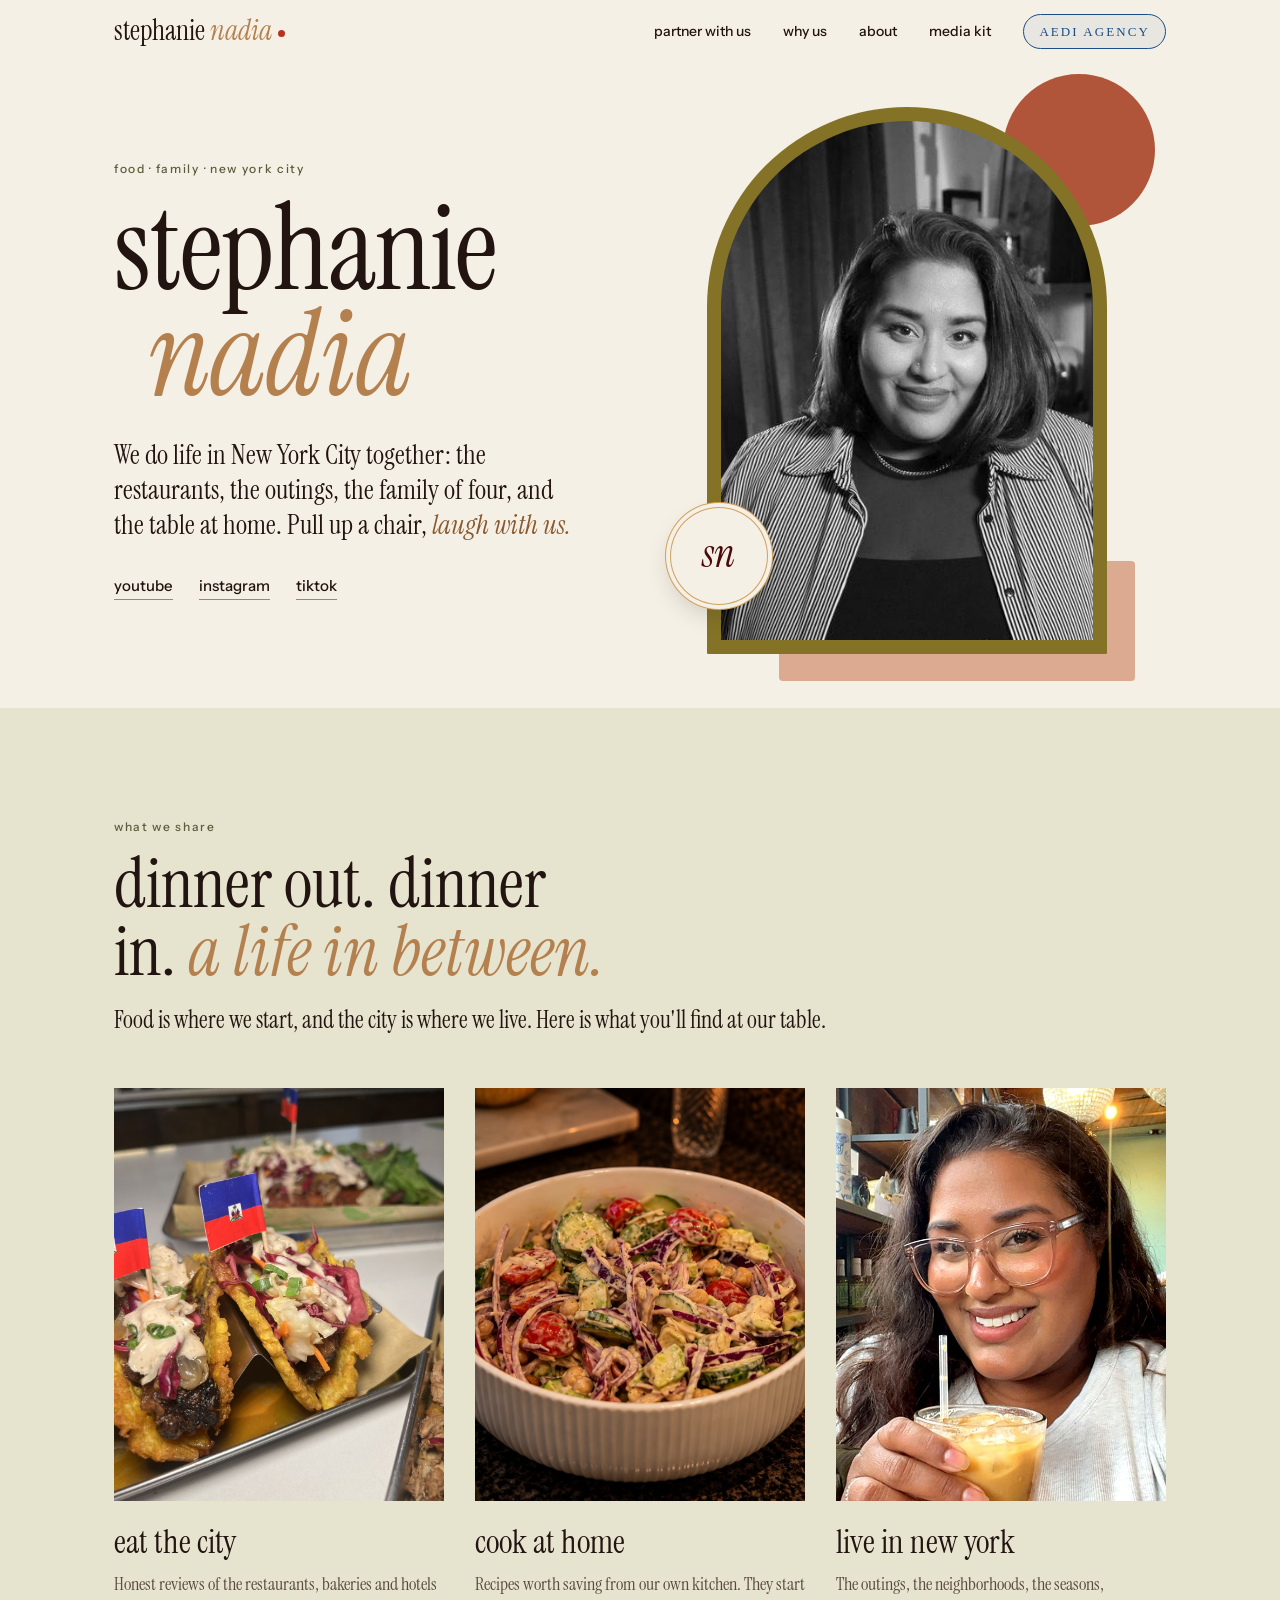
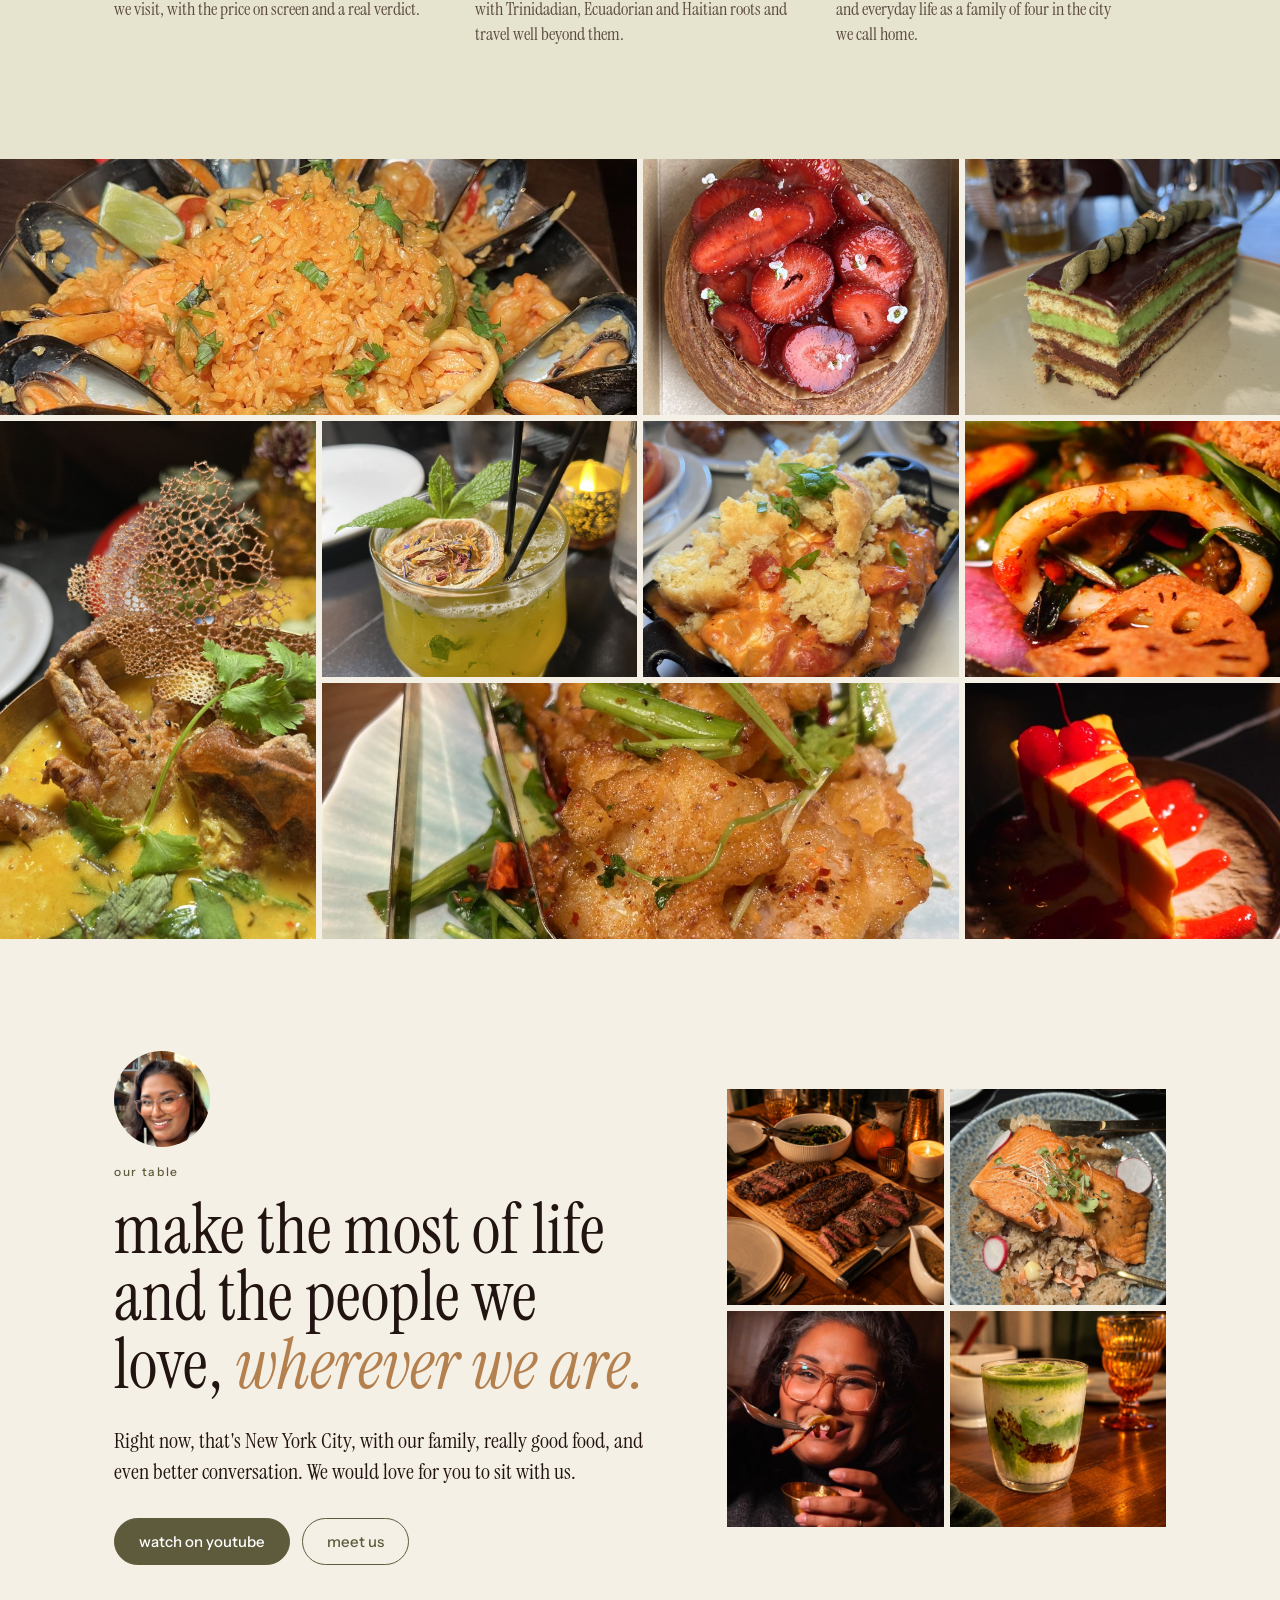
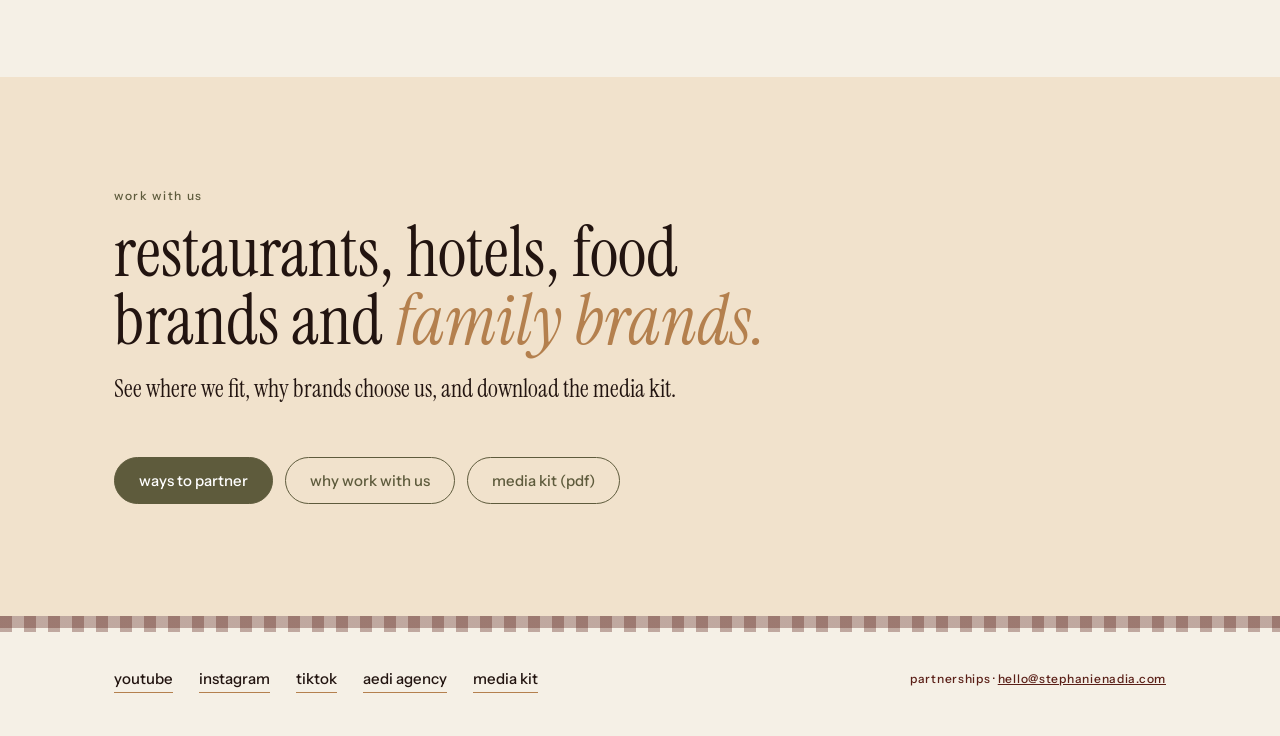
<file: index.html>
<!doctype html>
<html lang="en">
<head>
<meta charset="utf-8">
<meta name="viewport" content="width=device-width, initial-scale=1, viewport-fit=cover">
<title>Stephanie Nadia | Food, family and life in New York City</title>
<meta name="description" content="Food reviews, family outings and home cooking from a family of four in New York City. Pull up a chair.">
<meta property="og:title" content="Stephanie Nadia | Food, family and life in New York City"><meta property="og:description" content="Food reviews, family outings and home cooking from a family of four in New York City. Pull up a chair."><meta property="og:type" content="website">
<link rel="preconnect" href="https://fonts.googleapis.com">
<link rel="preconnect" href="https://fonts.gstatic.com" crossorigin>
<link rel="stylesheet" href="https://fonts.googleapis.com/css2?family=Instrument+Serif:ital@0;1&family=Instrument+Sans:wght@400;500&display=swap">
<link rel="stylesheet" href="assets/site.css">
</head>
<body>
<header class="nav"><div class="wrap">
<a class="brand" href="./">stephanie <i>nadia</i></a>
<nav aria-label="Main"><ul><li><a href="partner/">Partner with&nbsp;us</a></li><li><a href="why/">Why&nbsp;us</a></li><li><a href="about/">About</a></li><li><a href="media-kit/Stephanie-Nadia-Media-Kit-2026.pdf" target="_blank" rel="noopener">Media&nbsp;kit</a></li><li><a class="aedi-link" href="aedi/">Aedi&nbsp;Agency</a></li></ul></nav>
</div></header>

<main>
<div class="hero">
  <div class="copy">
    <span class="label">food · family · new york city</span>
    <h1>stephanie&nbsp;<i>nadia</i></h1>
    <p class="lede">We do life in New York City together: the restaurants, the outings, the family of four, and the table at home. Pull up a chair, <i>laugh with&nbsp;us.</i></p>
    <ul class="links">
      <li><a href="https://www.youtube.com/@stephanienadiavlogs" target="_blank" rel="noopener">YouTube</a></li>
      <li><a href="https://www.instagram.com/stephanienadia/" target="_blank" rel="noopener">Instagram</a></li>
      <li><a href="https://www.tiktok.com/@xostephanienadia" target="_blank" rel="noopener">TikTok</a></li>
    </ul>
  </div>
  <div class="frame">
    <div class="sun" aria-hidden="true"></div><div class="blushbar" aria-hidden="true"></div>
    <div class="arch"><img src="assets/portrait.jpg" alt="Stephanie Nadia" width="427" height="760"></div>
    <div class="seal" aria-hidden="true"><span>sn</span></div>
  </div>
</div>

<section class="olive-bg"><div class="wrap">
  <div class="sec-head"><span class="label">what we share</span>
    <h2>dinner out. dinner in. <i>a life in&nbsp;between.</i></h2>
    <p>Food is where we start, and the city is where we live. Here is what you'll find at our&nbsp;table.</p></div>
  <div class="pillars">
    <article class="pillar"><div class="tile "><img src="assets/img/tacos.jpg" alt="Plantain tacos with Haitian flags" loading="lazy"></div>
      <h3 style="margin-top:12px">eat the&nbsp;city</h3>
      <p>Honest reviews of the restaurants, bakeries and hotels we visit, with the price on screen and a real&nbsp;verdict.</p></article>
    <article class="pillar"><div class="tile "><img src="assets/img/salad.jpg" alt="Chickpea, cucumber and tomato salad with homemade dressing" loading="lazy" style="object-position:50% 55%"></div>
      <h3 style="margin-top:12px">cook at&nbsp;home</h3>
      <p>Recipes worth saving from our own kitchen. They start with Trinidadian, Ecuadorian and Haitian roots and travel well beyond&nbsp;them.</p></article>
    <article class="pillar"><div class="tile "><img src="assets/img/smileB.jpg" alt="Stephanie with a drink at a restaurant" loading="lazy" style="object-position:50% 25%"></div>
      <h3 style="margin-top:12px">live in new&nbsp;york</h3>
      <p>The outings, the neighborhoods, the seasons, and everyday life as a family of four in the city we call&nbsp;home.</p></article>
  </div>
</div></section>

<section class="bleed"><div class="mosaic">
  <div class="tile w2"><img src="assets/img/paella.jpg" alt="Seafood paella" loading="lazy"></div>
  <div class="tile "><img src="assets/img/tart.jpg" alt="Strawberry pastry" loading="lazy"></div>
  <div class="tile "><img src="assets/img/opera.jpg" alt="Layered opera cake" loading="lazy"></div>
  <div class="tile h2"><img src="assets/img/honeycomb.jpg" alt="Crab curry with a honeycomb tuile" loading="lazy"></div>
  <div class="tile "><img src="assets/img/cocktail.jpg" alt="A citrus cocktail with mint" loading="lazy"></div>
  <div class="tile "><img src="assets/img/cauli.jpg" alt="Cheesy baked cauliflower" loading="lazy"></div>
  <div class="tile "><img src="assets/img/squid.jpg" alt="Crispy squid with a lotus chip" loading="lazy"></div>
  <div class="tile w2"><img src="assets/img/shrimp.jpg" alt="Crispy shrimp" loading="lazy"></div>
  <div class="tile "><img src="assets/img/cheesecake.jpg" alt="Mango cheesecake with cherry sauce" loading="lazy"></div>
</div></section>

<section><div class="wrap split flip">
  <div>
    <img src="assets/img/smileA.jpg" alt="Stephanie" style="width:96px;height:96px;border-radius:50%;object-fit:cover;object-position:50% 40%;margin-bottom:18px;display:block">
    <span class="label">our table</span>
    <h2 style="margin-top:16px">make the most of life and the people we love, <i>wherever we&nbsp;are.</i></h2>
    <div class="prose" style="margin-top:26px">
      <p>Right now, that's New York City, with our family, really good food, and even better conversation. We would love for you to sit with&nbsp;us.</p>
    </div>
    <div class="btns" style="margin-top:30px">
      <a class="btn" href="https://www.youtube.com/@stephanienadiavlogs" target="_blank" rel="noopener">Watch on YouTube</a>
      <a class="btn ghost" href="about/">Meet us</a>
    </div>
  </div>
  <div class="collage" style="grid-template-columns:1fr 1fr;grid-template-rows:1fr 1fr;aspect-ratio:1/1">
    <div class="tile "><img src="assets/img/steak.jpg" alt="A dinner party table with steak and sides" loading="lazy" style="object-position:40% 50%"></div>
    <div class="tile "><img src="assets/img/salmon.jpg" alt="Salmon over rice" loading="lazy"></div>
    <div class="tile "><img src="assets/img/bacon.jpg" alt="Stephanie trying crispy pork belly" loading="lazy" style="object-position:50% 35%"></div>
    <div class="tile "><img src="assets/img/latte.jpg" alt="Fig matcha latte" loading="lazy" style="object-position:78% 50%"></div>
  </div>
</div></section>

<section class="caramel-bg"><div class="wrap">
  <div class="sec-head"><span class="label">work with us</span>
    <h2>restaurants, hotels, food brands and <i>family&nbsp;brands.</i></h2>
    <p>See where we fit, why brands choose us, and download the media&nbsp;kit.</p></div>
  <div class="btns">
    <a class="btn" href="partner/">Ways to partner</a>
    <a class="btn ghost" href="why/">Why work with us</a>
    <a class="btn ghost" href="media-kit/Stephanie-Nadia-Media-Kit-2026.pdf" target="_blank" rel="noopener">Media kit (PDF)</a>
  </div>
</div></section>
</main>
<div class="strip gingham" aria-hidden="true"></div>
<footer><div class="wrap">
<ul class="links">
<li><a href="https://www.youtube.com/@stephanienadiavlogs" target="_blank" rel="noopener">YouTube</a></li>
<li><a href="https://www.instagram.com/stephanienadia/" target="_blank" rel="noopener">Instagram</a></li>
<li><a href="https://www.tiktok.com/@xostephanienadia" target="_blank" rel="noopener">TikTok</a></li>
<li><a href="aedi/">Aedi&nbsp;Agency</a></li>
<li><a href="media-kit/Stephanie-Nadia-Media-Kit-2026.pdf" target="_blank" rel="noopener">Media&nbsp;kit</a></li>
</ul>
<small>partnerships · <a href="mailto:hello@stephanienadia.com">hello@stephanienadia.com</a></small>
</div></footer>
</body>
</html>
</file>
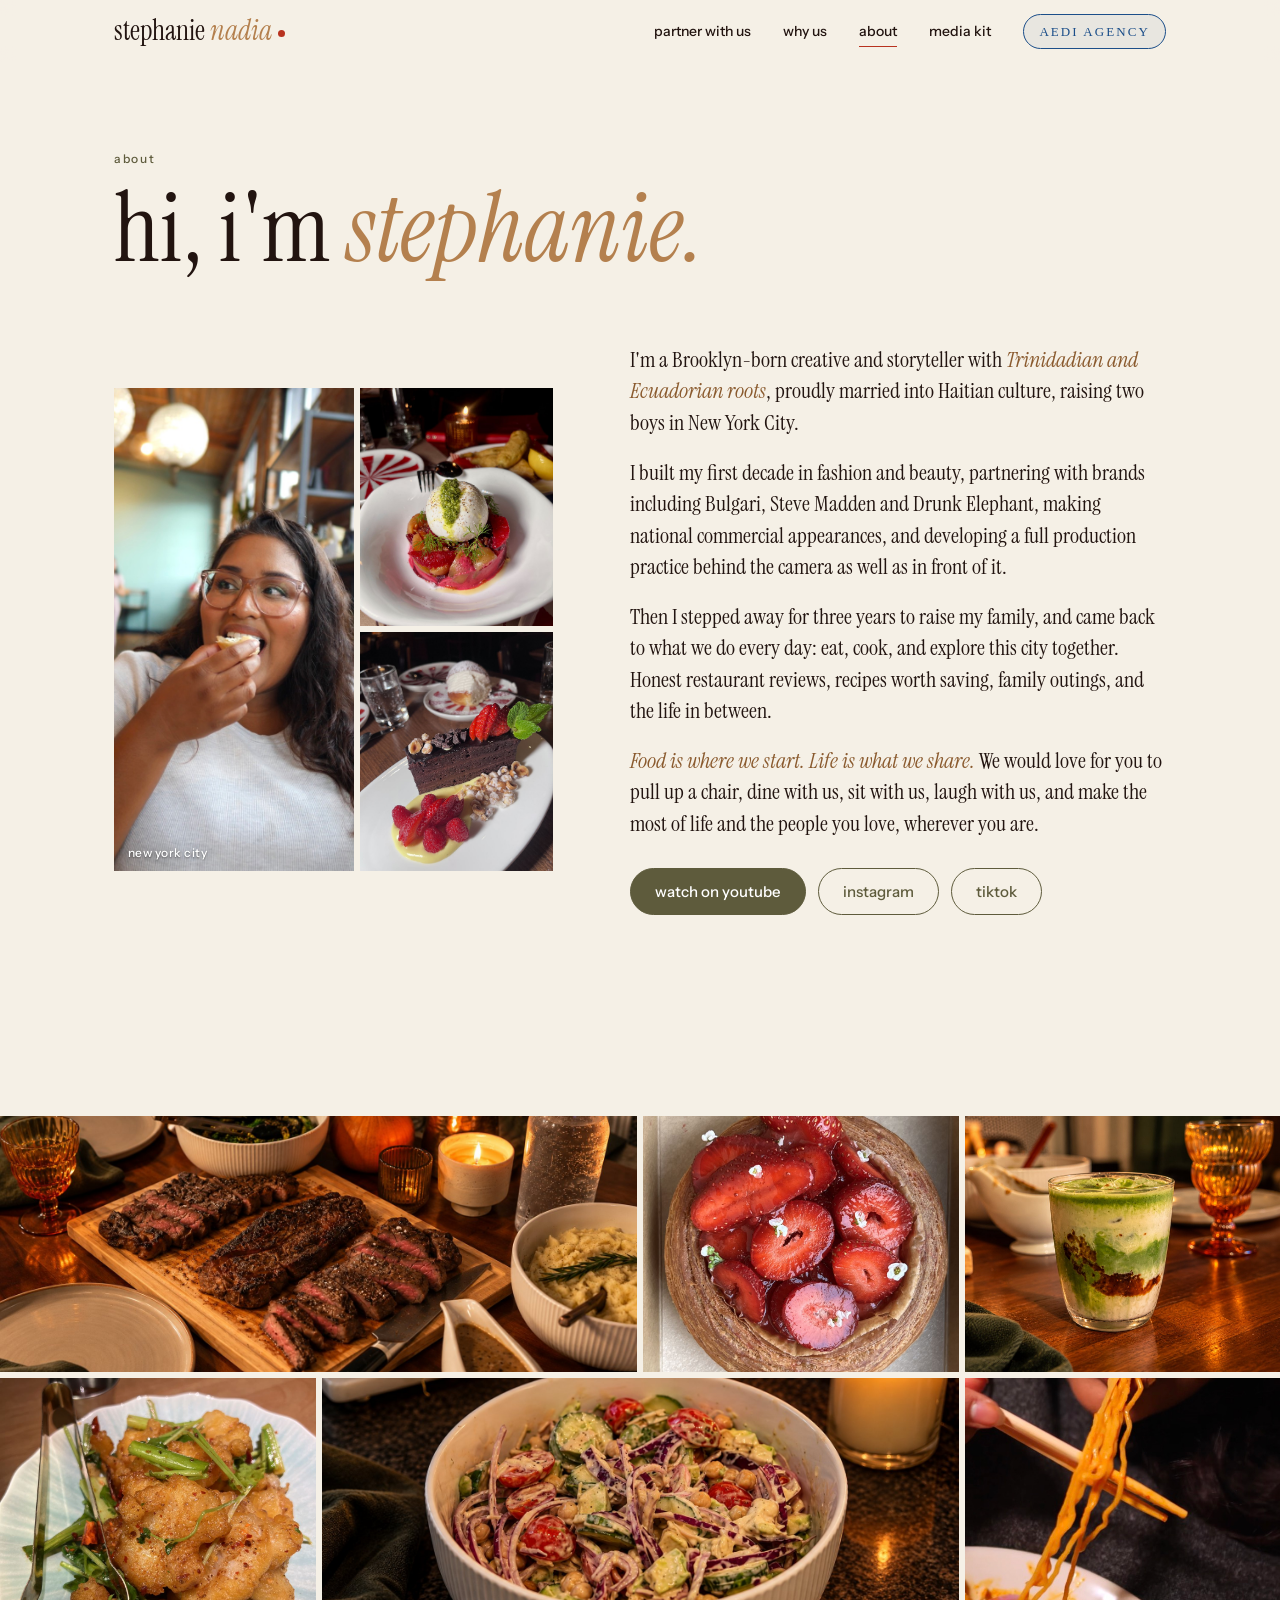
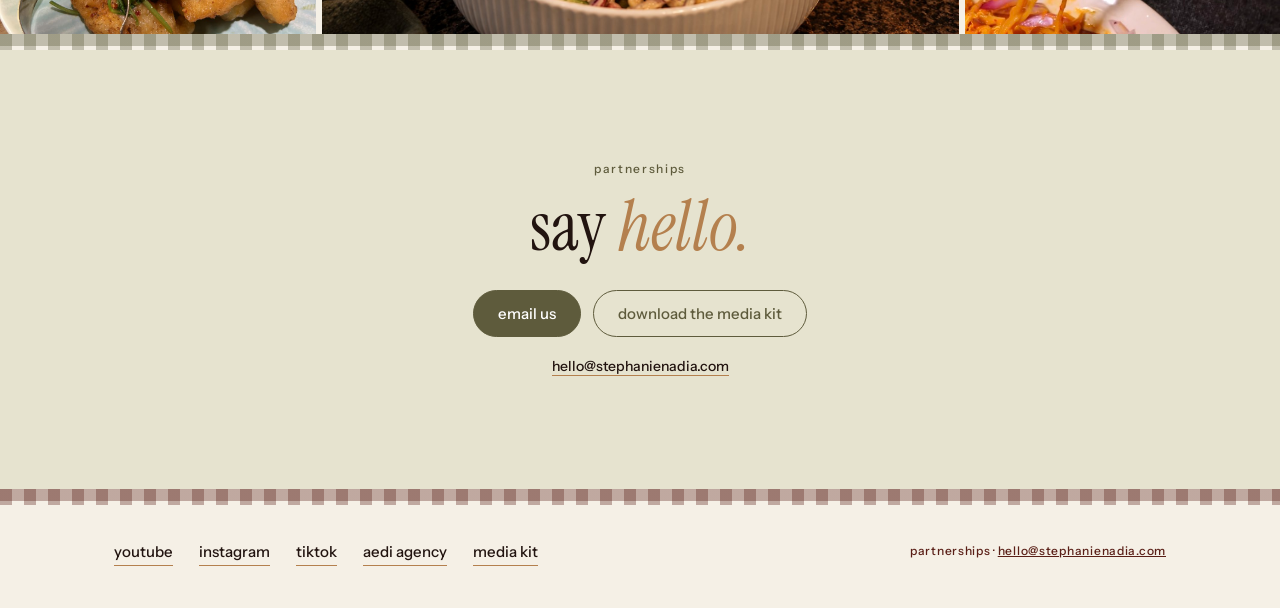
<file: about/index.html>
<!doctype html>
<html lang="en">
<head>
<meta charset="utf-8">
<meta name="viewport" content="width=device-width, initial-scale=1, viewport-fit=cover">
<title>About | Stephanie Nadia</title>
<meta name="description" content="Brooklyn-born creative and storyteller, raising two boys in New York City. Food first, life woven in.">
<meta property="og:title" content="About | Stephanie Nadia"><meta property="og:description" content="Brooklyn-born creative and storyteller, raising two boys in New York City. Food first, life woven in."><meta property="og:type" content="website">
<link rel="preconnect" href="https://fonts.googleapis.com">
<link rel="preconnect" href="https://fonts.gstatic.com" crossorigin>
<link rel="stylesheet" href="https://fonts.googleapis.com/css2?family=Instrument+Serif:ital@0;1&family=Instrument+Sans:wght@400;500&display=swap">
<link rel="stylesheet" href="../assets/site.css">
</head>
<body>
<header class="nav"><div class="wrap">
<a class="brand" href="../">stephanie <i>nadia</i></a>
<nav aria-label="Main"><ul><li><a href="../partner/">Partner with&nbsp;us</a></li><li><a href="../why/">Why&nbsp;us</a></li><li><a href="../about/" aria-current=page>About</a></li><li><a href="../media-kit/Stephanie-Nadia-Media-Kit-2026.pdf" target="_blank" rel="noopener">Media&nbsp;kit</a></li><li><a class="aedi-link" href="../aedi/">Aedi&nbsp;Agency</a></li></ul></nav>
</div></header>

<main>
<div class="wrap page-head">
  <span class="label">about</span>
  <h1>hi, I'm&nbsp;<i>stephanie.</i></h1>
</div>
<section style="padding-top:clamp(16px,3vw,32px)"><div class="wrap split">
  <div class="collage" style="grid-template-columns:1.25fr 1fr;grid-template-rows:1fr 1fr;aspect-ratio:1/1.1">
    <div class="tile" style="grid-row:1/3"><img src="../assets/img/eat.jpg" alt="Stephanie taking a bite at a cafe" style="object-position:50% 38%"><span class="cap">new york city</span></div>
    <div class="tile "><img src="../assets/img/burrata.jpg" alt="" loading="lazy"></div><div class="tile "><img src="../assets/img/cake.jpg" alt="" loading="lazy"></div>
  </div>
  <div class="prose">
    <p>I'm a Brooklyn-born creative and storyteller with <b>Trinidadian and Ecuadorian roots</b>, proudly married into Haitian culture, raising two boys in New York&nbsp;City.</p>
    <p>I built my first decade in fashion and beauty, partnering with brands including Bulgari, Steve Madden and Drunk Elephant, making national commercial appearances, and developing a full production practice behind the camera as well as in front of&nbsp;it.</p>
    <p>Then I stepped away for three years to raise my family, and came back to what we do every day: eat, cook, and explore this city together. Honest restaurant reviews, recipes worth saving, family outings, and the life in&nbsp;between.</p>
    <p><b>Food is where we start. Life is what we share.</b> We would love for you to pull up a chair, dine with us, sit with us, laugh with us, and make the most of life and the people you love, wherever you&nbsp;are.</p>
    <div class="btns" style="margin-top:10px"><a class="btn" href="https://www.youtube.com/@stephanienadiavlogs" target="_blank" rel="noopener">Watch on YouTube</a><a class="btn ghost" href="https://www.instagram.com/stephanienadia/" target="_blank" rel="noopener">Instagram</a><a class="btn ghost" href="https://www.tiktok.com/@xostephanienadia" target="_blank" rel="noopener">TikTok</a></div>
  </div>
</div></section>
<section class="bleed" style="padding-top:clamp(48px,7vw,96px)"><div class="mosaic">
  <div class="tile w2"><img src="../assets/img/steak.jpg" alt="" loading="lazy"></div><div class="tile "><img src="../assets/img/tart.jpg" alt="" loading="lazy"></div><div class="tile "><img src="../assets/img/latte.jpg" alt="" loading="lazy" style="object-position:78% 50%"></div>
  <div class="tile "><img src="../assets/img/shrimp.jpg" alt="" loading="lazy"></div><div class="tile w2"><img src="../assets/img/salad.jpg" alt="" loading="lazy" style="object-position:50% 55%"></div><div class="tile "><img src="../assets/img/noodles2.jpg" alt="Stephanie lifting noodles with chopsticks" loading="lazy" style="object-position:50% 80%"></div>
</div></section>
</main>
<div class="strip gingham olive" aria-hidden="true"></div>
<section class="cta"><div class="wrap">
<span class="label">partnerships</span>
<h2>say&nbsp;<i>hello.</i></h2>
<div class="btns"><a class="btn" href="mailto:hello@stephanienadia.com">Email us</a><a class="btn ghost" href="../media-kit/Stephanie-Nadia-Media-Kit-2026.pdf" target="_blank" rel="noopener">Download the media kit</a></div>
<p class="mail"><a href="mailto:hello@stephanienadia.com">hello@stephanienadia.com</a></p>
</div></section>
<div class="strip gingham" aria-hidden="true"></div>
<footer><div class="wrap">
<ul class="links">
<li><a href="https://www.youtube.com/@stephanienadiavlogs" target="_blank" rel="noopener">YouTube</a></li>
<li><a href="https://www.instagram.com/stephanienadia/" target="_blank" rel="noopener">Instagram</a></li>
<li><a href="https://www.tiktok.com/@xostephanienadia" target="_blank" rel="noopener">TikTok</a></li>
<li><a href="../aedi/">Aedi&nbsp;Agency</a></li>
<li><a href="../media-kit/Stephanie-Nadia-Media-Kit-2026.pdf" target="_blank" rel="noopener">Media&nbsp;kit</a></li>
</ul>
<small>partnerships · <a href="mailto:hello@stephanienadia.com">hello@stephanienadia.com</a></small>
</div></footer>
</body>
</html>
</file>
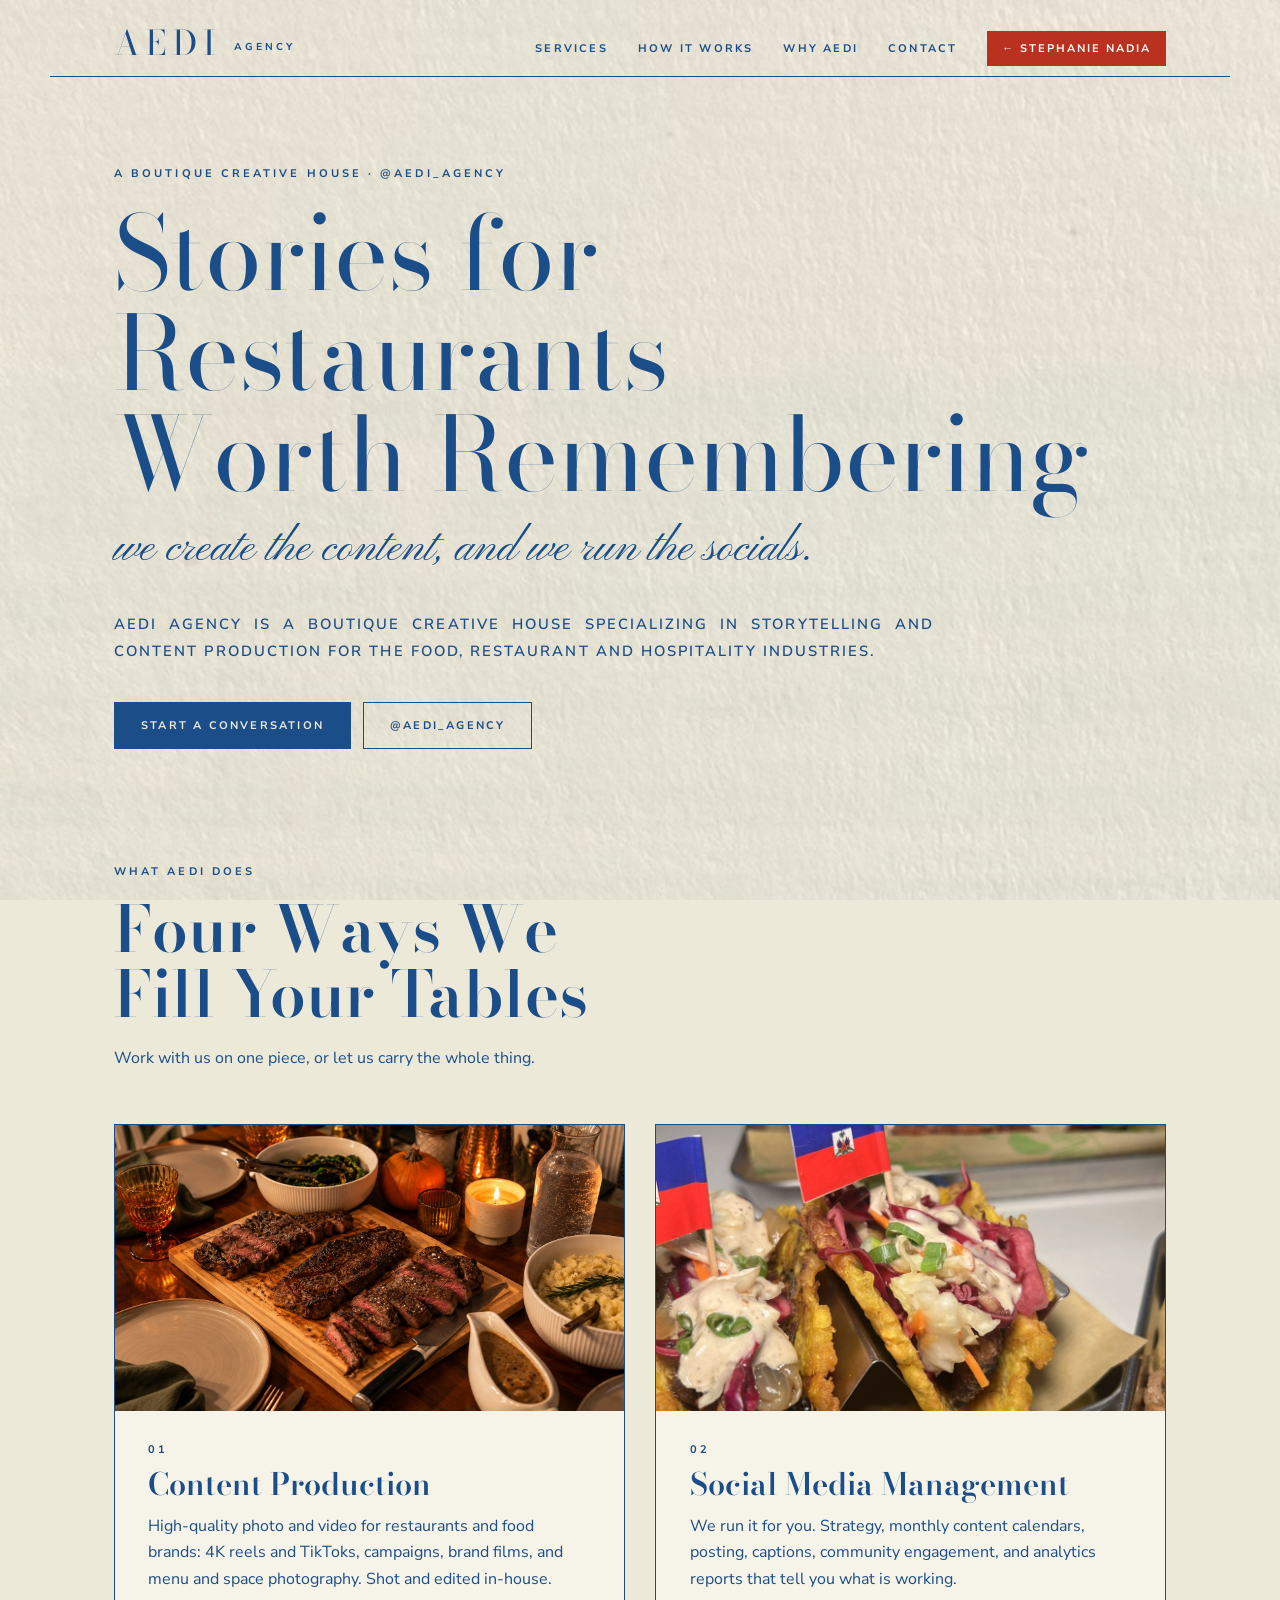
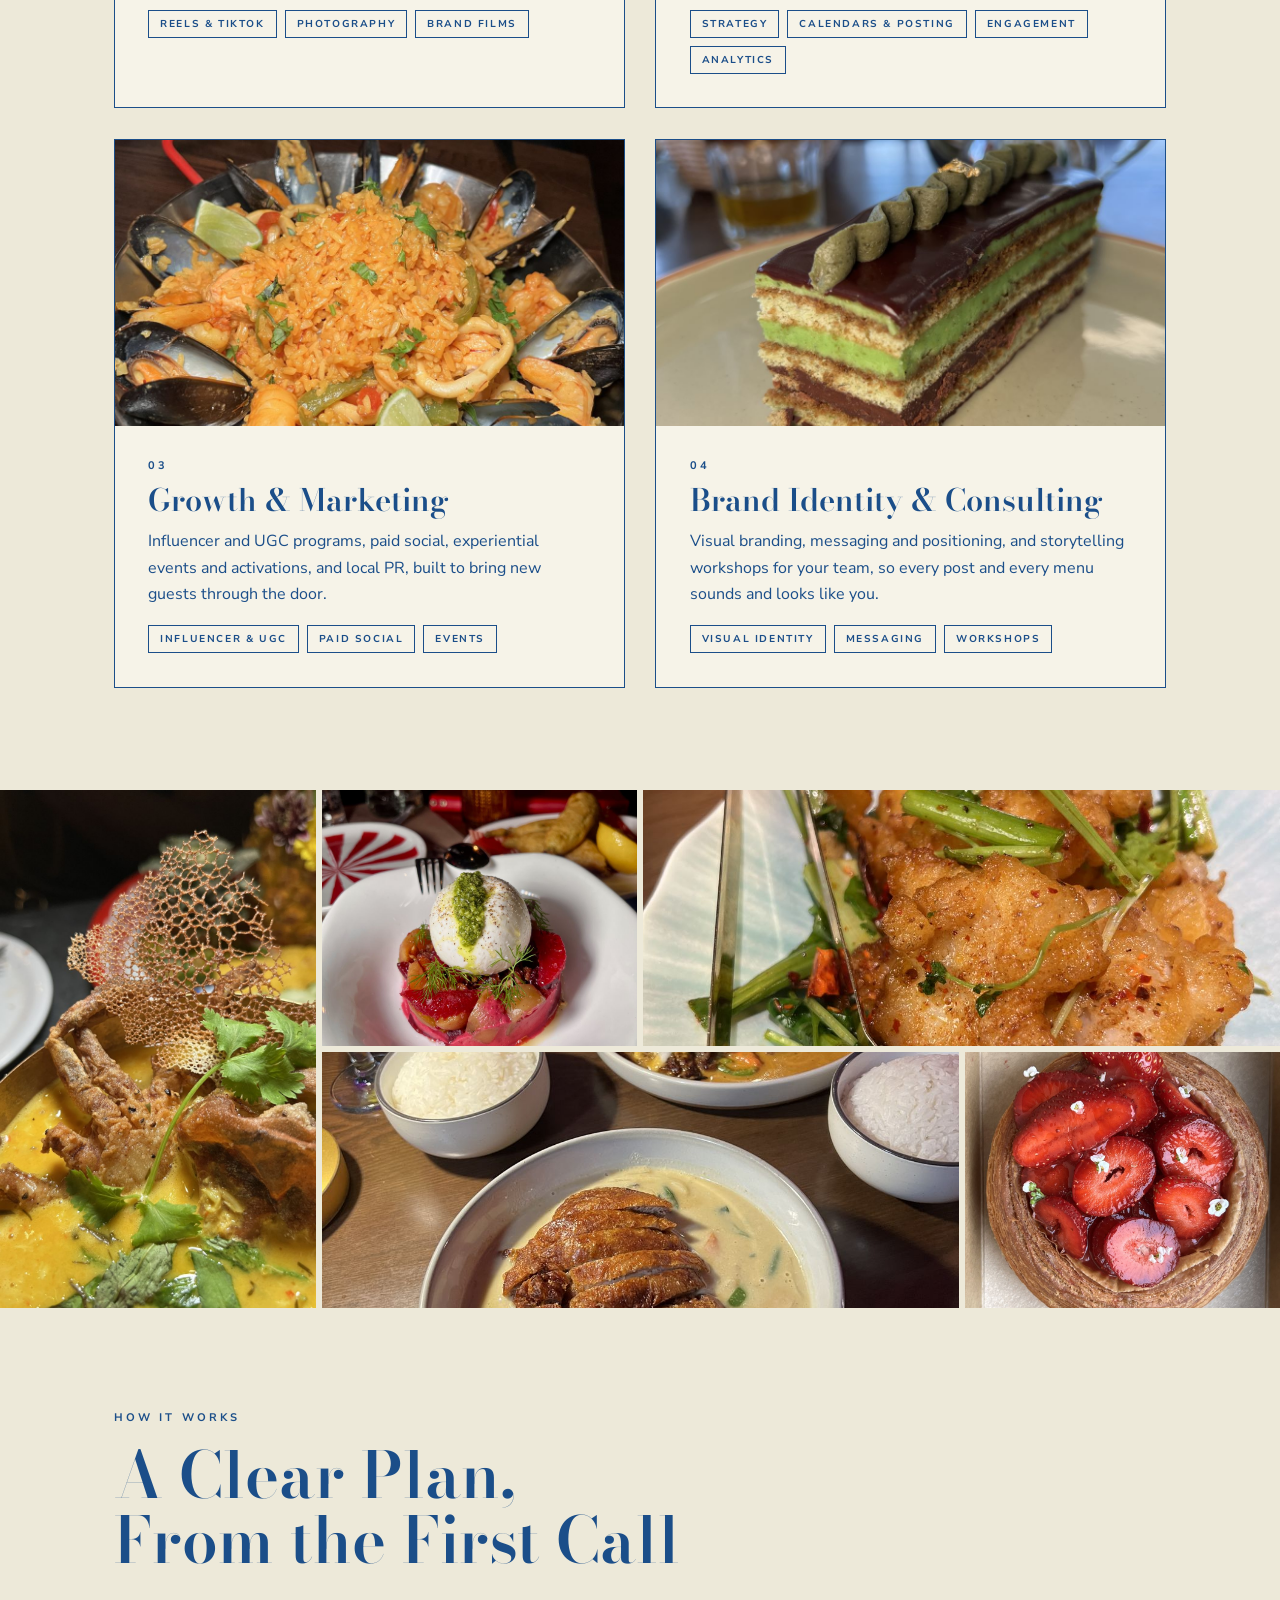
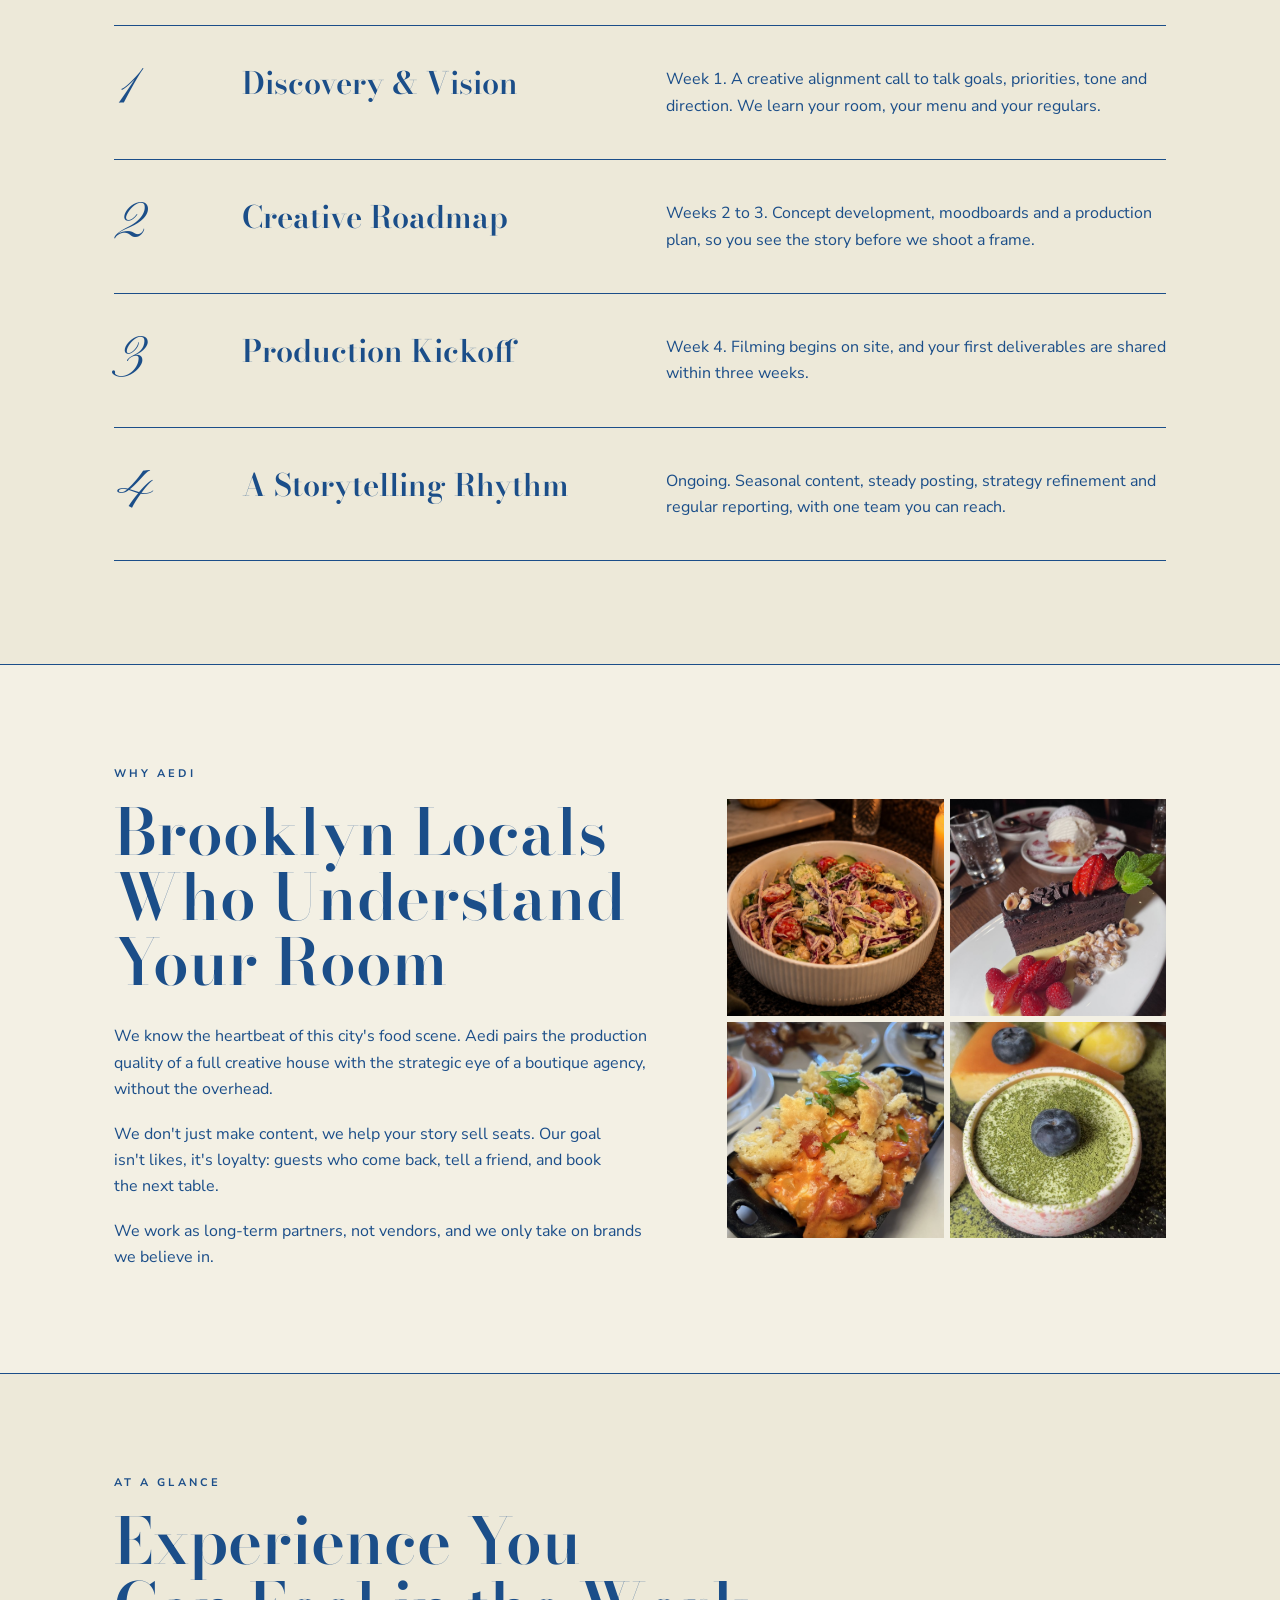
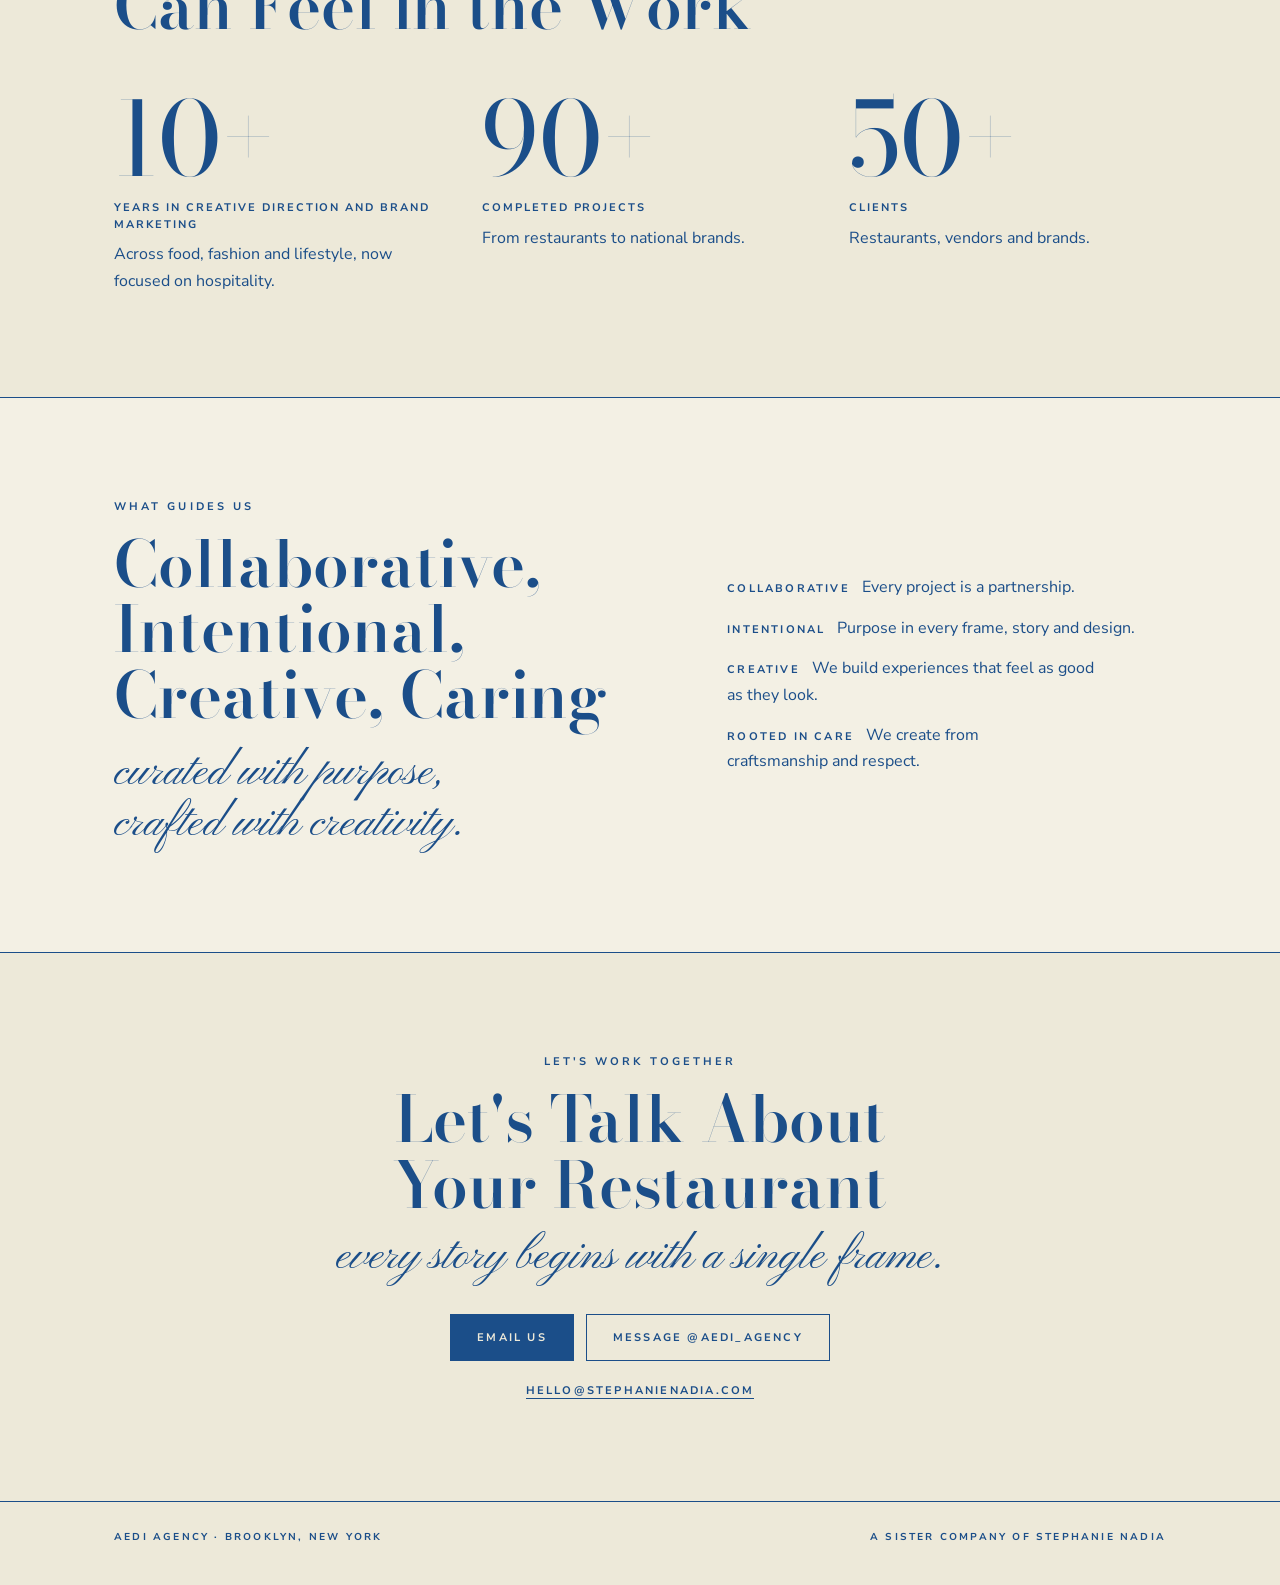
<file: aedi/index.html>
<!doctype html>
<html lang="en">
<head>
<meta charset="utf-8">
<meta name="viewport" content="width=device-width, initial-scale=1, viewport-fit=cover">
<title>Aedi Agency | Content and social media for restaurants and hospitality</title>
<meta name="description" content="Aedi Agency is a boutique creative house for restaurants, food brands and hospitality. We create the content and run the socials.">
<link rel="preconnect" href="https://fonts.googleapis.com">
<link rel="preconnect" href="https://fonts.gstatic.com" crossorigin>
<link rel="stylesheet" href="https://fonts.googleapis.com/css2?family=Bodoni+Moda:ital,opsz,wght@0,6..96,400;1,6..96,400&family=Pinyon+Script&family=Nunito+Sans:wght@400;600;700&display=swap">
<link rel="icon" href="../assets/aedi/monogram.png">
<link rel="apple-touch-icon" href="../assets/aedi/monogram.png">
<link rel="stylesheet" href="../assets/aedi.css">
</head>
<body>
<header class="top"><div class="wrap">
  <a class="mark" href="./">AEDI<small>AGENCY</small></a>
  <nav aria-label="Aedi Agency"><ul>
    <li><a href="#services">Services</a></li><li><a href="#process">How it&nbsp;works</a></li><li><a href="#why">Why&nbsp;Aedi</a></li><li><a href="#contact">Contact</a></li>
    <li><a class="back" href="../">&larr; Stephanie&nbsp;Nadia</a></li>
  </ul></nav>
</div></header>
<main>
<section class="hero"><div class="wrap">
  <span class="eyebrow">A boutique creative house · @aedi_agency</span>
  <h1>Stories for Restaurants Worth&nbsp;Remembering</h1>
  <span class="script">we create the content, and we run the socials.</span>
  <p class="state">Aedi Agency is a boutique creative house specializing in storytelling and content production for the food, restaurant and hospitality&nbsp;industries.</p>
  <div class="btns"><a class="btn" href="mailto:hello@stephanienadia.com?subject=Aedi%20Agency">Start a conversation</a><a class="btn ghost" href="https://www.instagram.com/aedi_agency/" target="_blank" rel="noopener">@aedi_agency</a></div>
</div></section>

<section id="services" style="padding-top:clamp(24px,4vw,56px)"><div class="wrap">
  <div class="sec-head"><span class="eyebrow">What Aedi does</span>
    <h2>Four Ways We Fill Your&nbsp;Tables</h2>
    <p style="margin-top:18px;max-width:34em">Work with us on one piece, or let us carry the whole&nbsp;thing.</p></div>
  <div class="svc">
    <article class="card"><div class="tile "><img src="../assets/img/steak.jpg" alt="" loading="lazy" style="object-position:40% 50%"></div><div class="body"><span class="num">01</span><h3>Content&nbsp;Production</h3><p>High-quality photo and video for restaurants and food brands: 4K reels and TikToks, campaigns, brand films, and menu and space photography. Shot and edited&nbsp;in-house.</p><ul><li>Reels &amp;&nbsp;TikTok</li><li>Photography</li><li>Brand&nbsp;films</li></ul></div></article>
    <article class="card"><div class="tile "><img src="../assets/img/tacos.jpg" alt="" loading="lazy"></div><div class="body"><span class="num">02</span><h3>Social Media&nbsp;Management</h3><p>We run it for you. Strategy, monthly content calendars, posting, captions, community engagement, and analytics reports that tell you what is&nbsp;working.</p><ul><li>Strategy</li><li>Calendars &amp;&nbsp;posting</li><li>Engagement</li><li>Analytics</li></ul></div></article>
    <article class="card"><div class="tile "><img src="../assets/img/paella.jpg" alt="" loading="lazy"></div><div class="body"><span class="num">03</span><h3>Growth &amp;&nbsp;Marketing</h3><p>Influencer and UGC programs, paid social, experiential events and activations, and local PR, built to bring new guests through the&nbsp;door.</p><ul><li>Influencer &amp;&nbsp;UGC</li><li>Paid&nbsp;social</li><li>Events</li></ul></div></article>
    <article class="card"><div class="tile "><img src="../assets/img/opera.jpg" alt="" loading="lazy"></div><div class="body"><span class="num">04</span><h3>Brand Identity &amp;&nbsp;Consulting</h3><p>Visual branding, messaging and positioning, and storytelling workshops for your team, so every post and every menu sounds and looks like&nbsp;you.</p><ul><li>Visual&nbsp;identity</li><li>Messaging</li><li>Workshops</li></ul></div></article>
  </div>
</div></section>

<section class="bleed"><div class="mosaic">
  <div class="tile h2"><img src="../assets/img/honeycomb.jpg" alt="" loading="lazy"></div><div class="tile "><img src="../assets/img/burrata.jpg" alt="" loading="lazy"></div><div class="tile w2"><img src="../assets/img/shrimp.jpg" alt="" loading="lazy"></div>
  <div class="tile w2"><img src="../assets/img/thai.jpg" alt="" loading="lazy"></div><div class="tile "><img src="../assets/img/tart.jpg" alt="" loading="lazy"></div>
</div></section>

<section id="process"><div class="wrap">
  <div class="sec-head"><span class="eyebrow">How it works</span><h2>A Clear Plan, From the First&nbsp;Call</h2></div>
  <div class="steps">
    <div class="step"><span class="n">1</span><h3>Discovery &amp;&nbsp;Vision</h3><p>Week 1. A creative alignment call to talk goals, priorities, tone and direction. We learn your room, your menu and your&nbsp;regulars.</p></div>
    <div class="step"><span class="n">2</span><h3>Creative&nbsp;Roadmap</h3><p>Weeks 2 to 3. Concept development, moodboards and a production plan, so you see the story before we shoot a&nbsp;frame.</p></div>
    <div class="step"><span class="n">3</span><h3>Production&nbsp;Kickoff</h3><p>Week 4. Filming begins on site, and your first deliverables are shared within three&nbsp;weeks.</p></div>
    <div class="step"><span class="n">4</span><h3>A Storytelling&nbsp;Rhythm</h3><p>Ongoing. Seasonal content, steady posting, strategy refinement and regular reporting, with one team you can&nbsp;reach.</p></div>
  </div>
</div></section>

<section id="why" class="alt"><div class="wrap split">
  <div>
    <span class="eyebrow">Why Aedi</span>
    <h2 style="margin:18px 0 28px">Brooklyn Locals Who Understand Your&nbsp;Room</h2>
    <div class="prose">
      <p>We know the heartbeat of this city's food scene. Aedi pairs the production quality of a full creative house with the strategic eye of a boutique agency, without the&nbsp;overhead.</p>
      <p>We don't just make content, we help your story sell seats. Our goal isn't likes, it's loyalty: guests who come back, tell a friend, and book the next&nbsp;table.</p>
      <p>We work as long-term partners, not vendors, and we only take on brands we believe&nbsp;in.</p>
    </div>
  </div>
  <div class="grid4"><div class="tile "><img src="../assets/img/salad.jpg" alt="" loading="lazy" style="object-position:50% 55%"></div><div class="tile "><img src="../assets/img/cake.jpg" alt="" loading="lazy"></div><div class="tile "><img src="../assets/img/cauli.jpg" alt="" loading="lazy"></div><div class="tile "><img src="../assets/img/dessert.jpg" alt="" loading="lazy"></div></div>
</div></section>

<section><div class="wrap">
  <div class="sec-head"><span class="eyebrow">At a glance</span><h2>Experience You Can Feel&nbsp;in&nbsp;the&nbsp;Work</h2></div>
  <div class="stats">
    <div class="stat"><b>10+</b><span>Years in creative direction and brand marketing</span><p>Across food, fashion and lifestyle, now focused on&nbsp;hospitality.</p></div>
    <div class="stat"><b>90+</b><span>Completed projects</span><p>From restaurants to national&nbsp;brands.</p></div>
    <div class="stat"><b>50+</b><span>Clients</span><p>Restaurants, vendors and&nbsp;brands.</p></div>
  </div>
</div></section>

<section class="alt"><div class="wrap split">
  <div>
    <span class="eyebrow">What guides us</span>
    <h2 style="margin:18px 0 0">Collaborative, Intentional, Creative,&nbsp;Caring</h2>
    <span class="script" style="margin-top:20px">curated with purpose, crafted with creativity.</span>
  </div>
  <div class="prose vals">
    <p><b>Collaborative</b> Every project is a&nbsp;partnership.</p>
    <p><b>Intentional</b> Purpose in every frame, story and&nbsp;design.</p>
    <p><b>Creative</b> We build experiences that feel as good as they&nbsp;look.</p>
    <p><b>Rooted in care</b> We create from craftsmanship and&nbsp;respect.</p>
  </div>
</div></section>

<section id="contact" class="contact"><div class="wrap">
  <span class="eyebrow">Let's work together</span>
  <h2>Let's Talk About Your&nbsp;Restaurant</h2>
  <span class="script">every story begins with a single frame.</span>
  <div class="btns"><a class="btn" href="mailto:hello@stephanienadia.com?subject=Aedi%20Agency">Email us</a><a class="btn ghost" href="https://www.instagram.com/aedi_agency/" target="_blank" rel="noopener">Message @aedi_agency</a></div>
  <p class="mail"><a href="mailto:hello@stephanienadia.com">hello@stephanienadia.com</a></p>
</div></section>
</main>
<footer><div class="wrap"><span>Aedi Agency · Brooklyn, New York</span><a href="../">A sister company of Stephanie Nadia</a></div></footer>
</body>
</html>
</file>
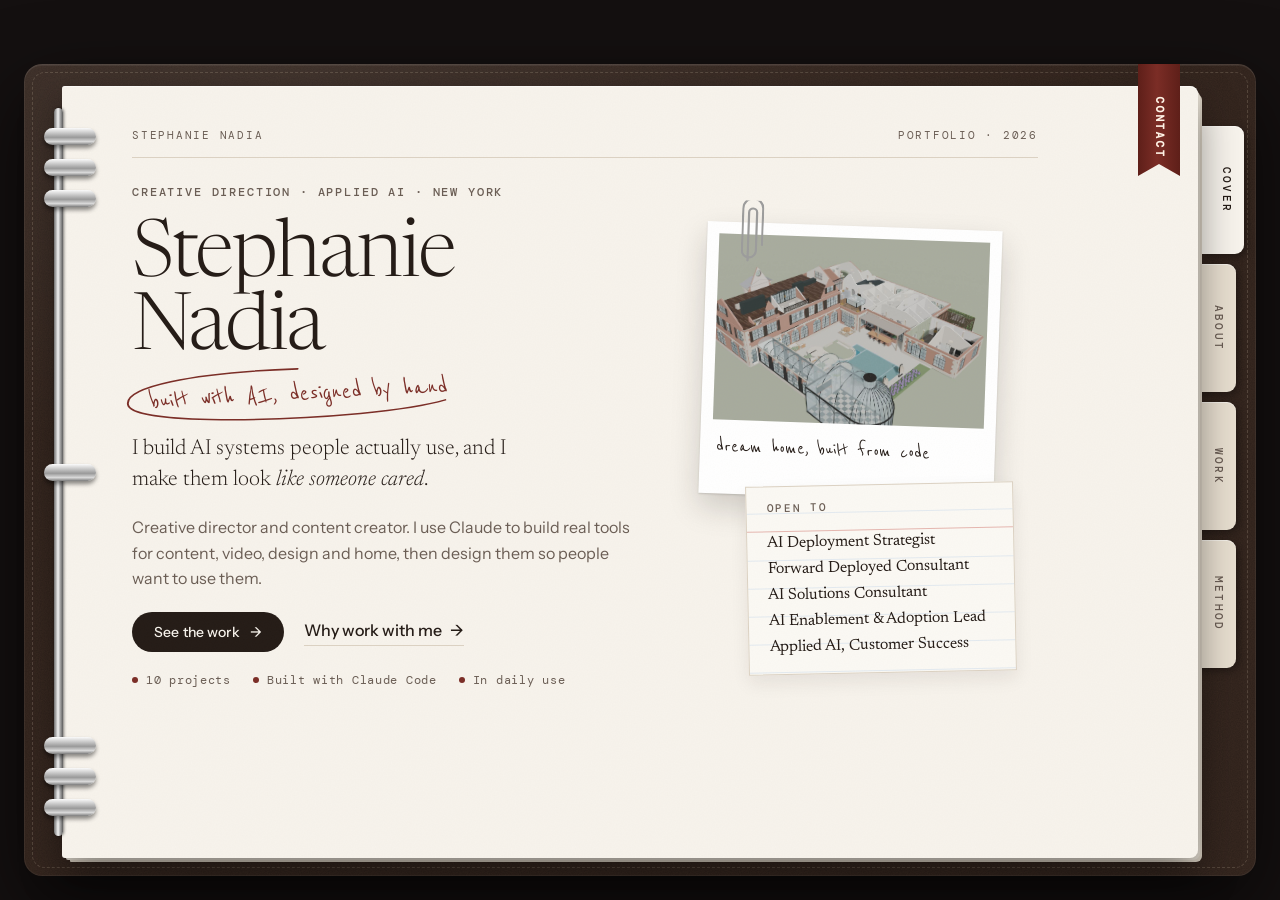
<file: ai/index.html>
<!doctype html>
<html lang="en">
<head>
<meta charset="utf-8">
<meta name="viewport" content="width=device-width, initial-scale=1, viewport-fit=cover">
<title>Stephanie Nadia Portfolio</title>
<meta name="description" content="Stephanie Nadia: creative director building AI systems people actually use.">
<meta property="og:type" content="website">
<meta property="og:url" content="https://stephanienadia.com/ai/">
<meta property="og:title" content="Stephanie Nadia · Applied AI Portfolio">
<meta property="og:description" content="Creative director building AI systems people actually use. Ten working projects, built with Claude Code.">
<meta property="og:image" content="https://stephanienadia.com/ai/assets/og.jpg">
<meta property="og:image:width" content="1200"><meta property="og:image:height" content="630">
<meta name="twitter:card" content="summary_large_image">
<link rel="preconnect" href="https://fonts.googleapis.com">
<link rel="preconnect" href="https://fonts.gstatic.com" crossorigin>
<link rel="stylesheet" href="https://fonts.googleapis.com/css2?family=Newsreader:ital,opsz,wght@0,6..72,300..600;1,6..72,300..500&family=Instrument+Sans:wght@400;500;600&family=DM+Mono:wght@400;500&family=Reenie+Beanie&display=swap">
<style>
/* Layout: a leather ring binder on a dark desk. Rings left, index tabs right, one paper page that scrolls. Projects open as pages inside the Work tab. */
:root{
  --desk:#141010;
  --leather:#3A2A22;
  --leather-hi:#4A372D;
  --paper:#F7F3EC;
  --stock:#E8DFD0;
  --ink:#241B16;
  --ink-2:#6A5D54;
  --rule:#DCD2C3;
  --pen:#7B2D26;
  --soft-1:#EADFCF; --soft-2:#DCCDB8; --soft-3:#C9B59C; --soft-4:#A98F72;
  --f-display:"Newsreader", "Iowan Old Style", Georgia, serif;
  --f-body:"Instrument Sans", "Avenir Next", "Helvetica Neue", Arial, sans-serif;
  --f-mono:"DM Mono", ui-monospace, Menlo, monospace;
  --f-hand:"Reenie Beanie", "Bradley Hand", "Segoe Print", cursive;
  --ease:cubic-bezier(.2,.8,.2,1);
  color-scheme:light;
}
*{box-sizing:border-box}
html,body{height:100%}
body{margin:0;background:var(--desk);color:var(--ink);font-family:var(--f-body);font-size:16px;line-height:1.6;-webkit-font-smoothing:antialiased;overflow:hidden}
a{color:inherit}
:focus-visible{outline:2px solid var(--pen);outline-offset:3px;border-radius:3px}

/* ---------- desk + binder ---------- */
.desk{height:100%;display:grid;place-items:center;padding:64px 24px 24px}
.binder{position:relative;width:min(1240px,100%);height:min(920px,100%);border-radius:18px;padding:22px 58px 18px 18px;
  background:
    radial-gradient(120% 80% at 20% 0%,rgba(255,255,255,.07),transparent 60%),
    url("data:image/svg+xml,%3Csvg xmlns='http://www.w3.org/2000/svg' width='220' height='220'%3E%3Cfilter id='n'%3E%3CfeTurbulence type='fractalNoise' baseFrequency='.9' numOctaves='3' stitchTiles='stitch'/%3E%3CfeColorMatrix values='0 0 0 0 0 0 0 0 0 0 0 0 0 0 0 0 0 0 .22 0'/%3E%3C/filter%3E%3Crect width='100%25' height='100%25' filter='url(%23n)'/%3E%3C/svg%3E"),
    var(--leather);
  box-shadow:0 30px 80px rgba(0,0,0,.6),inset 0 0 0 1px rgba(255,255,255,.05),inset 0 2px 0 rgba(255,255,255,.06);
  display:grid;grid-template-columns:34px 1fr;}
.binder::before{content:"";position:absolute;inset:8px;border-radius:13px;border:1.5px dashed rgba(232,214,190,.18);pointer-events:none}

/* rings */
.rail{position:relative;z-index:3;display:flex;flex-direction:column;justify-content:space-between;padding:42px 0}
.rail::before{content:"";position:absolute;left:12px;top:22px;bottom:22px;width:9px;border-radius:5px;
  background:linear-gradient(90deg,#6f6f6f,#f3f3f3 45%,#a4a4a4 70%,#5d5d5d);box-shadow:1px 0 3px rgba(0,0,0,.5)}
.rgroup{display:flex;flex-direction:column;gap:14px}
.ring{position:relative;width:52px;height:17px;margin-left:2px;border-radius:999px;border:4px solid transparent;
  background:linear-gradient(transparent,transparent) padding-box,linear-gradient(180deg,#fbfbfb,#9a9a9a 55%,#d9d9d9 80%,#7a7a7a) border-box;
  box-shadow:0 3px 4px rgba(0,0,0,.45)}

/* the page */
.sheet{position:relative;z-index:2;margin-left:-14px;border-radius:3px 8px 8px 3px;background:var(--paper);
  box-shadow:0 1px 0 rgba(255,255,255,.6) inset,0 18px 40px rgba(0,0,0,.45),3px 3px 0 -1px #e9e2d6,6px 6px 0 -2px #ddd4c6;
  perspective:2200px;min-width:0;overflow:hidden}
.sheet::before{content:"";position:absolute;inset:0;pointer-events:none;z-index:1;opacity:.5;
  background:url("data:image/svg+xml,%3Csvg xmlns='http://www.w3.org/2000/svg' width='200' height='200'%3E%3Cfilter id='p'%3E%3CfeTurbulence type='fractalNoise' baseFrequency='.75' numOctaves='2' stitchTiles='stitch'/%3E%3CfeColorMatrix values='0 0 0 0 .3 0 0 0 0 .25 0 0 0 0 .2 0 0 0 .06 0'/%3E%3C/filter%3E%3Crect width='100%25' height='100%25' filter='url(%23p)'/%3E%3C/svg%3E")}
.holes{position:absolute;left:11px;top:0;bottom:0;z-index:2;display:flex;flex-direction:column;justify-content:space-between;padding:46px 0;pointer-events:none}
.holes span{display:block;width:10px;height:10px;border-radius:50%;background:#2c211b;box-shadow:inset 0 1px 2px rgba(0,0,0,.6)}
.holes div{display:flex;flex-direction:column;gap:21px}
.scroller{position:absolute;inset:0;overflow-y:auto;overflow-x:hidden;scroll-behavior:smooth;overscroll-behavior:contain;z-index:0}
.pg{padding:44px 64px 88px 70px;max-width:1040px}
.pg[hidden]{display:none}
/* page turn: a frozen copy of one page, clipped at a moving fold, plus the lifted flap drawn in SVG */
.leaf{position:absolute;inset:0;z-index:0;background:var(--paper);overflow:hidden;pointer-events:none;will-change:clip-path}
.curl{position:absolute;inset:0;z-index:3;width:100%;height:100%;pointer-events:none;overflow:visible}

/* tabs */
.tabs{position:absolute;right:14px;top:62px;bottom:62px;z-index:1;display:flex;flex-direction:column;gap:10px}
.tab{appearance:none;border:0;cursor:pointer;width:44px;flex:0 1 128px;min-height:72px;padding:0 0 0 8px;border-radius:0 9px 9px 0;
  background:var(--stock);color:var(--ink-2);font:500 11px/1 var(--f-mono);letter-spacing:.2em;text-transform:uppercase;
  writing-mode:vertical-rl;box-shadow:3px 3px 8px rgba(0,0,0,.35),inset 0 1px 0 rgba(255,255,255,.5);
  transform:translateX(-6px);transition:transform .35s var(--ease),background .25s,color .25s}
.tab:hover{transform:translateX(0);color:var(--ink)}
.tab[aria-current="page"]{background:var(--paper);color:var(--ink);transform:translateX(2px)}

/* contact ribbon: a bookmark tucked between the pages */
.ribbon{position:absolute;z-index:3;top:0;right:76px;width:42px;height:112px;border:0;padding:0 0 18px;cursor:pointer;
  display:flex;align-items:center;justify-content:flex-end;
  background:linear-gradient(90deg,#5E1F19,var(--pen) 45%,#5E1F19);color:#FFF3E6;font:600 11px/1 var(--f-mono);letter-spacing:.16em;text-transform:uppercase;
  writing-mode:vertical-rl;box-shadow:0 6px 14px rgba(0,0,0,.35);transition:height .35s var(--ease);
  clip-path:polygon(0 0,100% 0,100% 100%,50% calc(100% - 12px),0 100%)}
.ribbon:hover{height:117px}
.ribbon[aria-current="page"]{height:122px}
/* video walkthroughs */
.media.desk .screen{width:100%;border-radius:10px;overflow:hidden}
.media.desk .chrome{display:flex;gap:6px;padding:10px 12px;background:#2a221d}
.media.desk .chrome i{width:10px;height:10px;border-radius:50%;background:#5b4c42}
.media.desk video{display:block;width:100%;aspect-ratio:16/10;background:#e9e1d3}
.idea{margin-top:14px;max-width:62ch;font-family:var(--f-display);font-style:italic;font-size:1.12rem;color:var(--ink-2)}
.scrollcue{display:block;width:46px;height:70px;margin:6px 0 0 30px;color:var(--pen);animation:cue 1.8s ease-in-out infinite}
@keyframes cue{0%,100%{transform:translateY(0)}50%{transform:translateY(8px)}}
.media{margin:0;display:grid;gap:14px;justify-items:center}
.media .screen{background:#1d1714;box-shadow:0 24px 50px rgba(36,27,22,.28)}
.media.phone .screen{width:min(300px,78%);padding:10px;border-radius:42px}
.media.phone video{display:block;width:100%;aspect-ratio:600/1298;object-fit:cover;border-radius:32px;background:#e9e1d3}
.media.wide .screen{width:100%;border-radius:8px;overflow:hidden}
.media.wide video{display:block;width:100%;aspect-ratio:16/9;background:#000}
.media.tour .tourbox{position:relative;aspect-ratio:16/10;background:#14130F;overflow:hidden}
.media.tour .tourbox>img,.media.tour .tourbox>iframe{position:absolute;inset:0;width:100%;height:100%;object-fit:cover;border:0;display:block}
.tourgo{position:absolute;left:50%;top:50%;translate:-50% -50%;display:flex;align-items:center;gap:10px;appearance:none;border:0;cursor:pointer;
  padding:13px 20px 13px 16px;border-radius:999px;background:var(--paper);color:var(--ink);font:500 11px/1 var(--f-mono);letter-spacing:.14em;text-transform:uppercase;
  box-shadow:0 10px 30px rgba(20,12,8,.35);transition:transform .25s var(--ease),box-shadow .25s}
.tourgo b{display:grid;place-items:center;width:26px;height:26px;border-radius:50%;background:var(--pen);color:var(--paper);font-size:10px;padding-left:2px}
.tourgo:hover{transform:scale(1.04);box-shadow:0 14px 36px rgba(20,12,8,.42)}
.tourgo[disabled]{cursor:default;transform:none;opacity:.92}
.media figcaption{font:400 12px/1.5 var(--f-mono);letter-spacing:.04em;color:var(--ink-2);text-align:center;max-width:52ch}

/* ---------- type ---------- */
.runhead{display:flex;justify-content:space-between;gap:16px;font:400 11px/1 var(--f-mono);letter-spacing:.16em;text-transform:uppercase;color:var(--ink-2);padding-bottom:16px;border-bottom:1px solid var(--rule);margin-bottom:48px}
.eyebrow{font:500 11.5px/1.3 var(--f-mono);letter-spacing:.16em;text-transform:uppercase;color:var(--ink-2)}
h1,h2,h3{font-family:var(--f-display);font-weight:400;margin:0;text-wrap:balance;letter-spacing:-.01em}
.d1{font-size:clamp(3.2rem,8vw,7.2rem);line-height:.92;font-weight:300;letter-spacing:-.025em}
.d2{font-size:clamp(2.4rem,5vw,4.2rem);line-height:1;font-weight:300;letter-spacing:-.02em}
.d3{font-size:clamp(1.6rem,2.6vw,2.1rem);line-height:1.15}
.lede{font-family:var(--f-display);font-size:clamp(1.25rem,2vw,1.6rem);line-height:1.4;font-weight:300;color:var(--ink);max-width:34ch}
.lede em{font-style:italic}
p{margin:0}
.prose{max-width:64ch;display:grid;gap:1em;color:var(--ink)}
.muted{color:var(--ink-2)}
.hand{font-family:var(--f-hand);color:var(--pen);font-size:1.75rem;line-height:1.05}
section.block{margin-top:72px}
section.block > h2{font-size:clamp(1.7rem,3vw,2.3rem);margin-bottom:24px}

/* buttons */
.btn{display:inline-flex;align-items:center;gap:10px;padding:13px 22px;border-radius:999px;background:var(--ink);color:var(--paper);text-decoration:none;font:500 14px/1 var(--f-body);letter-spacing:.01em;transition:transform .3s var(--ease),box-shadow .3s}
.btn:hover{transform:translateY(-2px);box-shadow:0 8px 18px rgba(36,27,22,.25)}
.btn .arr{transition:transform .3s var(--ease)}
.btn:hover .arr,.link:hover .arr{transform:translateX(4px)}
.link{display:inline-flex;gap:8px;align-items:center;text-decoration:none;font-weight:500;border-bottom:1px solid var(--rule);padding-bottom:2px;transition:border-color .2s}
.link:hover{border-color:var(--ink)}
.link .arr{display:inline-block;transition:transform .3s var(--ease)}

/* ---------- cover ---------- */
.cover{display:grid;grid-template-columns:1.25fr .8fr;gap:48px;align-items:center}
.cover-l{min-width:0;display:grid;gap:20px}
.namewrap{position:relative}
.circled{position:relative;display:inline-block;padding:6px 18px;margin-top:6px;transform:rotate(-3deg)}
.circled svg{position:absolute;inset:-8px -14px;width:calc(100% + 28px);height:calc(100% + 16px);overflow:visible}
.circled path{fill:none;stroke:var(--pen);stroke-width:1.6;stroke-linecap:round;stroke-dasharray:420;stroke-dashoffset:0;animation:draw 1.4s .4s var(--ease) both}
@keyframes draw{from{stroke-dashoffset:420}to{stroke-dashoffset:0}}
.cta{display:flex;flex-wrap:wrap;gap:20px;align-items:center}
.cover-r{position:relative;min-width:0;display:grid;padding-top:8px}
.cover-r .polaroid{width:88%;justify-self:end}
.cover-r .card-index{width:80%;margin:-30px 0 0 13%;z-index:2;padding:16px 20px 14px}
.cover-r .card-index ul{font-size:1rem;line-height:26px}
.cover-r .card-index h3{margin-bottom:16px}
.pg[data-page=cover] .runhead{margin-bottom:28px}
.pg[data-page=cover] .d1{font-size:clamp(2.8rem,6.2vw,5.4rem)}
.pg[data-page=cover] .lede{font-size:clamp(1.15rem,1.7vw,1.4rem)}
.pg[data-page=cover]{padding-bottom:40px}
.pg[data-page=cover] .d1{font-size:clamp(2.6rem,min(6.2vw,9.5vh),5.4rem)}
.cover-r .polaroid{width:min(88%,52vh)}
@media (max-height:820px) and (min-width:721px){
  .pg[data-page=cover]{padding-top:28px;padding-bottom:24px}
  .pg[data-page=cover] .runhead{margin-bottom:18px;padding-bottom:12px}
  .pg[data-page=cover] .facts{display:none}
  .cover-l{gap:14px}
  .pg[data-page=cover] .prose,.pg[data-page=cover] .cover-l > p.muted{font-size:.95rem}
}
.polaroid{position:relative;background:#fff;padding:12px 12px 74px;box-shadow:0 14px 30px rgba(36,27,22,.18),0 1px 2px rgba(36,27,22,.15);transform:rotate(2deg);transition:transform .5s var(--ease)}
.polaroid:hover{transform:rotate(0) translateY(-4px)}
.polaroid img{display:block;width:100%;aspect-ratio:16/11;object-fit:cover;filter:saturate(.92)}
.polaroid figcaption{position:absolute;left:16px;right:16px;bottom:36px;font-family:var(--f-hand);font-size:1.35rem;white-space:nowrap;color:var(--ink);line-height:1}
.clip{position:absolute;top:-22px;left:34px;width:22px;height:64px;z-index:2}
.card-index{position:relative;background:#FBF9F4;border:1px solid var(--rule);padding:22px 24px 20px;transform:rotate(-1.2deg);
  background-image:repeating-linear-gradient(transparent 0 27px,#E3EAF0 27px 28px);background-position:0 46px;box-shadow:0 8px 18px rgba(36,27,22,.08)}
.card-index::before{content:"";position:absolute;left:0;right:0;top:44px;height:1px;background:#E6B7B0}
.card-index h3{font:500 11px/1 var(--f-mono);letter-spacing:.16em;text-transform:uppercase;color:var(--ink-2);margin-bottom:22px}
.card-index ul{list-style:none;margin:0;padding:0;font-family:var(--f-display);font-size:1.12rem;line-height:28px}
.facts{display:flex;flex-wrap:wrap;gap:8px 22px;font:400 12px/1.4 var(--f-mono);letter-spacing:.06em;color:var(--ink-2)}
.facts span::before{content:"";display:inline-block;width:6px;height:6px;border-radius:50%;background:var(--pen);margin-right:8px;vertical-align:1px}

/* ---------- about ---------- */
.twocol{display:grid;grid-template-columns:1fr 240px;gap:56px;align-items:start}
.twocol > *{min-width:0}
.margin-note{position:sticky;top:24px;display:grid;gap:16px;padding-top:6px}
.margin-note .hand{transform:rotate(-2deg)}
.reasons{display:grid;gap:0;border-top:1px solid var(--rule)}
.reason{display:grid;grid-template-columns:minmax(160px,.8fr) 2fr;gap:28px;padding:22px 0;border-bottom:1px solid var(--rule)}
.reason h3{font-size:1.35rem;line-height:1.25}
.reason p{color:var(--ink-2);max-width:56ch}
.fit{width:100%;border-collapse:collapse;font-size:.98rem}
.fit-wrap{overflow-x:auto}
.fit th{font:500 11px/1.3 var(--f-mono);letter-spacing:.14em;text-transform:uppercase;color:var(--ink-2);text-align:left;padding:0 18px 12px 0;border-bottom:1px solid var(--ink)}
.fit td{padding:16px 18px 16px 0;border-bottom:1px solid var(--rule);vertical-align:top}
.fit td:first-child{font-family:var(--f-display);font-size:1.15rem;width:30%;white-space:nowrap}
.fit td:last-child{color:var(--ink-2)}
.cv{display:grid;gap:18px}
.cv div{display:grid;grid-template-columns:150px 1fr;gap:20px;padding-bottom:18px;border-bottom:1px solid var(--rule)}
.cv b{font:500 11.5px/1.5 var(--f-mono);letter-spacing:.12em;text-transform:uppercase;color:var(--ink-2)}

/* ---------- work grid ---------- */
.grid{display:grid;grid-template-columns:repeat(2,minmax(0,1fr));gap:44px 34px;margin-top:44px}
.tile{display:grid;gap:16px;text-decoration:none;color:inherit;outline:none}
.frame{position:relative;margin:0;aspect-ratio:16/10;background:var(--soft-1);border-radius:6px;overflow:hidden;
  box-shadow:0 1px 0 rgba(36,27,22,.06),0 0 0 1px rgba(36,27,22,.07);transition:transform .55s var(--ease),box-shadow .55s var(--ease)}
.tile:hover .frame,.tile:focus-visible .frame{transform:translateY(-6px) scale(1.012);box-shadow:0 22px 40px rgba(36,27,22,.18),0 0 0 1px rgba(36,27,22,.08)}
.tile:focus-visible .frame{outline:2px solid var(--pen);outline-offset:4px}
.cap{display:grid;gap:6px}
.cap .eyebrow{font-size:10.5px}
.cap h3{font-size:1.65rem;line-height:1.1}
.cap p{color:var(--ink-2);font-size:.98rem;max-width:46ch}
.more{display:inline-flex;gap:8px;align-items:center;font:500 12px/1 var(--f-mono);letter-spacing:.12em;text-transform:uppercase;color:var(--ink);opacity:.55;transition:opacity .3s,gap .3s var(--ease)}
.tile:hover .more,.tile:focus-visible .more{opacity:1;gap:14px}

/* ---------- case ---------- */
.back{display:inline-flex;gap:10px;align-items:center;text-decoration:none;font:500 12px/1 var(--f-mono);letter-spacing:.14em;text-transform:uppercase;color:var(--ink-2);margin-bottom:34px;transition:color .2s,gap .3s var(--ease)}
.back:hover{color:var(--ink);gap:14px}
.case-head{display:grid;gap:18px;max-width:880px}
.meta{display:grid;grid-template-columns:repeat(3,minmax(0,1fr));gap:20px;margin-top:34px;padding:18px 0;border-top:1px solid var(--rule);border-bottom:1px solid var(--rule)}
.meta div{min-width:0}
.meta b{display:block;font:500 10.5px/1.4 var(--f-mono);letter-spacing:.14em;text-transform:uppercase;color:var(--ink-2);margin-bottom:6px}
.meta span{font-size:.95rem}
.hero{margin:40px 0 0;aspect-ratio:16/9;border-radius:8px;overflow:hidden;background:var(--soft-1);box-shadow:0 0 0 1px rgba(36,27,22,.07)}
.stats{display:grid;grid-template-columns:repeat(3,auto);gap:24px;margin-top:44px}
.stat{border-top:1px solid var(--ink);padding-top:14px;min-width:0}
.stat b{display:block;white-space:nowrap;font-family:var(--f-display);font-weight:300;font-size:clamp(2rem,4vw,3.1rem);line-height:1;letter-spacing:-.02em;font-variant-numeric:tabular-nums}
.stat span{display:block;margin-top:8px;color:var(--ink-2);font-size:.92rem}
.built{list-style:none;margin:0;padding:0;display:grid;gap:14px;max-width:64ch}
.built li{position:relative;padding-left:28px}
.built li::before{content:"";position:absolute;left:0;top:.72em;width:14px;height:1px;background:var(--ink)}
.flow{display:flex;flex-wrap:wrap;align-items:center;gap:10px}
.flow span{padding:9px 14px;border:1px solid var(--rule);border-radius:999px;background:#FBF9F4;font-size:.9rem;white-space:nowrap}
.flow i{font-style:normal;color:var(--ink-2)}
.decisions{display:grid;grid-template-columns:repeat(3,minmax(0,1fr));gap:20px}
.dec{background:#FBF9F4;border:1px solid var(--rule);border-radius:6px;padding:22px;display:grid;gap:10px;align-content:start;min-width:0}
.dec h3{font-size:1.25rem;line-height:1.2}
.dec p{color:var(--ink-2);font-size:.95rem}
.quote{font-family:var(--f-display);font-style:italic;font-weight:300;font-size:clamp(1.35rem,2.4vw,1.85rem);line-height:1.35;max-width:36ch;padding-left:24px;border-left:2px solid var(--pen)}
.gallery{display:grid;grid-template-columns:repeat(3,minmax(0,1fr));gap:18px}
.gallery figure{margin:0;display:grid;gap:8px}
.gallery img{width:100%;aspect-ratio:16/10;object-fit:cover;border-radius:4px;background:var(--soft-1);box-shadow:0 0 0 1px rgba(36,27,22,.07);transition:transform .5s var(--ease)}
.gallery figure:hover img{transform:scale(1.02)}
.gallery figcaption{font:400 11px/1.4 var(--f-mono);letter-spacing:.06em;color:var(--ink-2)}
.nextcase{display:flex;justify-content:space-between;align-items:end;gap:20px;margin-top:80px;padding-top:24px;border-top:1px solid var(--ink);text-decoration:none}
.nextcase h3{font-size:clamp(1.6rem,3vw,2.4rem);transition:transform .4s var(--ease)}
.nextcase:hover h3{transform:translateX(8px)}

/* ---------- method ---------- */
.steps{list-style:none;margin:0;padding:0;display:grid;grid-template-columns:repeat(3,minmax(0,1fr));gap:34px 28px}
.steps li{display:grid;gap:8px;align-content:start;padding-top:14px;border-top:1px solid var(--ink)}
.steps .n{font:500 11px/1 var(--f-mono);letter-spacing:.14em;color:var(--pen)}
.steps h3{font-size:1.4rem}
.steps p{color:var(--ink-2);font-size:.96rem}
.guard{display:grid;grid-template-columns:repeat(2,minmax(0,1fr));gap:0 40px}
.guard div{padding:18px 0;border-bottom:1px solid var(--rule);display:grid;gap:4px}
.guard b{font-family:var(--f-display);font-weight:400;font-size:1.2rem}
.guard span{color:var(--ink-2);font-size:.95rem}
.chips{display:flex;flex-wrap:wrap;gap:8px}
.chips span{padding:7px 13px;border-radius:999px;background:var(--stock);font:400 12.5px/1.2 var(--f-mono);letter-spacing:.02em}
.weeks{display:grid;grid-template-columns:repeat(4,minmax(0,1fr));gap:16px}
.week{position:relative;background:#FBF9F4;border:1px solid var(--rule);border-radius:6px;padding:20px;display:grid;gap:8px;align-content:start;min-width:0}
.week .eyebrow{color:var(--pen)}
.week h3{font-size:1.25rem}
.week p{color:var(--ink-2);font-size:.93rem}

/* ---------- contact ---------- */
.contact-list{display:grid;border-top:1px solid var(--ink);margin-top:40px;max-width:760px}
.crow{display:grid;grid-template-columns:140px 1fr auto;gap:20px;align-items:center;padding:22px 0;border-bottom:1px solid var(--rule)}
.crow b{font:500 11px/1 var(--f-mono);letter-spacing:.14em;text-transform:uppercase;color:var(--ink-2)}
.crow .val{font-family:var(--f-display);font-size:clamp(1.2rem,2.4vw,1.7rem);overflow-wrap:anywhere;min-width:0;user-select:all}
.crow a.val{text-decoration:none;user-select:auto}
.crow a.val:hover{color:var(--pen)}
.copy{appearance:none;border:1px solid var(--rule);background:transparent;border-radius:999px;padding:8px 14px;font:500 11px/1 var(--f-mono);letter-spacing:.12em;text-transform:uppercase;cursor:pointer;color:var(--ink);transition:background .2s,border-color .2s}
.copy:hover{background:var(--stock);border-color:var(--stock)}
.sig{font-family:var(--f-hand);font-size:3rem;color:var(--pen);margin-top:44px;transform:rotate(-3deg);display:inline-block}

/* =========================================================
   Visuals: each thumbnail is complete at rest; hover or .play runs it
   ========================================================= */
.v{display:block;width:100%;height:100%}
.v .bg{fill:var(--soft-1)}
.v .paper{fill:#FBF9F4}
.v .card{fill:#FBF9F4;stroke:var(--soft-2);stroke-width:1}
.v .ink{fill:var(--ink)}
.v .line{fill:var(--soft-2)}
.v .soft{fill:var(--soft-3)}
.v .tag{fill:var(--soft-2)}
.v .chip{fill:var(--soft-1)}
.v .acc{fill:var(--pen)}
.v .dash{fill:none;stroke:var(--soft-4);stroke-width:1.2;stroke-dasharray:3 4}
.v .mono{font:500 9px var(--f-mono);letter-spacing:.12em;fill:var(--ink-2)}
.v .handt{font-family:var(--f-hand);fill:var(--pen);font-size:21px}
.v .serif{font-family:var(--f-display);fill:var(--ink)}
.run{} /* marker */
:is(.tile:hover,.tile:focus-visible,.play) .pk1{animation:pkR 3.2s var(--ease) infinite}
:is(.tile:hover,.tile:focus-visible,.play) .pk2{animation:pkL 3.2s 1.6s var(--ease) infinite}
@keyframes pkR{0%{transform:translateX(0);opacity:0}12%{opacity:1}55%{transform:translateX(66px);opacity:1}65%,100%{transform:translateX(66px);opacity:0}}
@keyframes pkL{0%{transform:translateX(0);opacity:0}12%{opacity:1}55%{transform:translateX(-66px);opacity:1}65%,100%{transform:translateX(-66px);opacity:0}}
:is(.tile:hover,.tile:focus-visible,.play) .chipon{animation:chipon 4.8s var(--ease) infinite}
@keyframes chipon{0%,28%{transform:translateX(0)}34%,62%{transform:translateX(28px)}68%,94%{transform:translateX(56px)}100%{transform:translateX(0)}}
:is(.tile:hover,.tile:focus-visible,.play) .cnew{animation:cnew 3.2s var(--ease) infinite}
@keyframes cnew{0%,50%{transform:translateX(0);opacity:1}54%{transform:translateX(90px);opacity:0}58%{transform:translateX(90px);opacity:0}72%,100%{transform:translateX(0);opacity:1}}
:is(.tile:hover,.tile:focus-visible,.play) .rhl{animation:rhl 3.2s ease infinite}
@keyframes rhl{0%,20%{fill:var(--soft-2)}30%,60%{fill:var(--pen)}75%,100%{fill:var(--soft-2)}}

/* homestead wipe */
.vh{position:relative;width:100%;height:100%;background:#FBF8F2}
.vh img{position:absolute;inset:0;width:100%;height:100%;object-fit:cover}
.vh .plan{object-fit:contain;padding:4% 0;transform:scale(1.2);transform-origin:50% 44%}
.vh .render{clip-path:inset(0 0 0 50%)}
.vh .divider{position:absolute;top:0;bottom:0;left:50%;width:2px;background:#FBF9F4;box-shadow:0 0 0 1px rgba(36,27,22,.15)}
.vh .divider::after{content:"";position:absolute;top:50%;left:50%;width:26px;height:26px;margin:-13px 0 0 -13px;border-radius:50%;background:#FBF9F4;box-shadow:0 2px 8px rgba(0,0,0,.25)}
.vh .lab{position:absolute;bottom:12px;padding:5px 10px;border-radius:999px;background:rgba(251,249,244,.92);font:500 10px/1 var(--f-mono);letter-spacing:.14em;text-transform:uppercase;color:var(--ink)}
.vh .lab.l{left:12px}.vh .lab.r{right:12px}
:is(.tile:hover,.tile:focus-visible,.play) .vh .render{animation:wipe 5s var(--ease) infinite}
:is(.tile:hover,.tile:focus-visible,.play) .vh .divider{animation:wipeline 5s var(--ease) infinite}
@keyframes wipe{0%{clip-path:inset(0 0 0 50%)}30%,45%{clip-path:inset(0 0 0 100%)}75%,88%{clip-path:inset(0 0 0 0)}100%{clip-path:inset(0 0 0 50%)}}
@keyframes wipeline{0%{left:50%}30%,45%{left:100%}75%,88%{left:0%}100%{left:50%}}

/* video */
.v .clip1{fill:var(--soft-3)}.v .clip2{fill:var(--soft-2)}.v .clip3{fill:var(--soft-4)}
.v .broll{fill:#C9A79B}
.v .wv{fill:var(--soft-4);transform-box:fill-box;transform-origin:center}
.v .capt{fill:var(--ink)}
.v .tick{stroke:var(--soft-4);stroke-width:1.2}
.v .tickb{stroke:var(--ink);stroke-width:1.6}
.v .ph{transform:translateX(118px)}
:is(.tile:hover,.tile:focus-visible,.play) .v .ph{animation:ph 4s linear infinite}
@keyframes ph{from{transform:translateX(0)}to{transform:translateX(320px)}}
:is(.tile:hover,.tile:focus-visible,.play) .v .wv{animation:wv .5s ease-in-out infinite alternate;animation-delay:var(--d)}
@keyframes wv{from{transform:scaleY(.35)}to{transform:scaleY(1)}}
:is(.tile:hover,.tile:focus-visible,.play) .v .tickb{animation:beat .5s steps(1) infinite}
@keyframes beat{0%{stroke:var(--pen)}50%{stroke:var(--ink)}}

/* voice */
.vv{position:relative;width:100%;height:100%;background:var(--soft-1);display:grid;grid-template-columns:42% 1fr;align-items:center;padding:7% 7% 7% 4%;gap:4%}
.vv .bar{position:absolute;left:0;right:0;top:0;height:9%;background:rgba(251,249,244,.85);display:flex;justify-content:flex-end;align-items:center;gap:14px;padding:0 14px;font:500 10px/1 var(--f-mono);letter-spacing:.1em;color:var(--ink-2)}
.vv .bar i{display:block;width:12px;height:12px;border-radius:50%;background:var(--ink);opacity:.8}
.vv .mic{position:relative;aspect-ratio:1;width:100%}
.vv .mic img{position:absolute;inset:0;width:100%;height:100%;object-fit:contain;opacity:0}
.vv .mic img:first-child{opacity:1}
:is(.tile:hover,.tile:focus-visible,.play) .vv .mic img{animation:f3 .72s steps(1) infinite}
:is(.tile:hover,.tile:focus-visible,.play) .vv .mic img:nth-child(1){animation-delay:0s}
:is(.tile:hover,.tile:focus-visible,.play) .vv .mic img:nth-child(2){animation-delay:-.48s}
:is(.tile:hover,.tile:focus-visible,.play) .vv .mic img:nth-child(3){animation-delay:-.24s}
@keyframes f3{0%{opacity:1}33.33%{opacity:0}}
.vv .field{background:#FBF9F4;border-radius:10px;padding:8% 9%;box-shadow:0 8px 20px rgba(36,27,22,.1);display:grid;gap:10px;min-width:0}
.vv .field .eyebrow{font-size:9px}
.vv .typed{font-family:var(--f-display);font-size:clamp(12px,1.6vw,17px);line-height:1.3;white-space:nowrap;overflow:hidden;display:block}
.vv .typed span{display:inline-block}
.vv .caret{display:inline-block;width:1.5px;height:1.05em;background:var(--pen);vertical-align:-2px;margin-left:1px}
:is(.tile:hover,.tile:focus-visible,.play) .vv .typed span{animation:type 4.2s steps(30) infinite}
@keyframes type{0%{clip-path:inset(0 100% 0 0)}70%,100%{clip-path:inset(0 0 0 0)}}
:is(.tile:hover,.tile:focus-visible,.play) .vv .caret{animation:blink .8s steps(1) infinite}
@keyframes blink{50%{opacity:0}}
.vv .pill{justify-self:start;display:flex;gap:3px;align-items:center;height:22px;padding:0 12px;border-radius:999px;background:var(--ink)}
.vv .pill i{display:block;width:3px;height:12px;border-radius:2px;background:var(--paper);transform-origin:center}
:is(.tile:hover,.tile:focus-visible,.play) .vv .pill i{animation:wv .4s ease-in-out infinite alternate}
.vv .pill i:nth-child(2){animation-delay:-.1s!important}.vv .pill i:nth-child(3){animation-delay:-.25s!important}.vv .pill i:nth-child(4){animation-delay:-.05s!important}.vv .pill i:nth-child(5){animation-delay:-.3s!important}

/* household jar */
.v .jar{fill:rgba(251,249,244,.7);stroke:var(--ink);stroke-width:2}
.v .lid{fill:var(--soft-4)}
.v .rock1{fill:var(--leather)}.v .rock2{fill:var(--pen)}.v .rock3{fill:var(--soft-4)}
.v .peb{fill:var(--soft-3)}
:is(.tile:hover,.tile:focus-visible,.play) .v .rock{animation:fall 3.8s var(--ease) infinite;animation-delay:var(--d)}
@keyframes fall{0%{transform:translateY(-180px);opacity:0}6%{opacity:1}26%{transform:translateY(0)}30%{transform:translateY(-6px)}34%,100%{transform:translateY(0);opacity:1}}
:is(.tile:hover,.tile:focus-visible,.play) .v .peb{animation:fallp 3.8s ease-in infinite;animation-delay:var(--d)}
@keyframes fallp{0%,36%{transform:translateY(-180px);opacity:0}40%{opacity:1}56%,100%{transform:translateY(0);opacity:1}}

/* jar (Blender render) */
.vj{position:relative;width:100%;height:100%;background:#EFE6D8}
.vj video{display:block;width:100%;height:100%;object-fit:cover}
.vj .jl{position:absolute;font-family:var(--f-hand);color:var(--pen);font-size:clamp(16px,2.2vw,24px);line-height:1}
.vj .jl.a{right:5%;top:30%;transform:rotate(-4deg)}.vj .jl.b{left:5%;bottom:22%;transform:rotate(3deg)}
/* spanish */
.v .pw2{opacity:0}
:is(.tile:hover,.tile:focus-visible,.play) .v .pw1{animation:pw1 3s steps(1) infinite}
:is(.tile:hover,.tile:focus-visible,.play) .v .pw2{animation:pw2 3s steps(1) infinite}
@keyframes pw1{0%{opacity:1}50%{opacity:0}}@keyframes pw2{0%{opacity:0}50%{opacity:1}}
.v .pnode{transform-box:fill-box;transform-origin:center}
:is(.tile:hover,.tile:focus-visible,.play) .v .pnode{animation:pbounce 1.5s var(--ease) infinite;animation-delay:var(--d)}
@keyframes pbounce{0%,60%,100%{transform:translateY(0)}30%{transform:translateY(-8px)}}
.v .pstar{transform-box:fill-box;transform-origin:center}
:is(.tile:hover,.tile:focus-visible,.play) .v .pstar{animation:pstar 1.5s var(--ease) infinite}
@keyframes pstar{0%{transform:scale(.6) rotate(-20deg)}50%{transform:scale(1.15) rotate(10deg)}100%{transform:scale(.6) rotate(-20deg)}}
/* fishbowl */
.v .slip{transform-box:fill-box;transform-origin:center}
:is(.tile:hover,.tile:focus-visible,.play) .v .slip{animation:slip 1.6s ease-in-out infinite alternate;animation-delay:var(--d)}
@keyframes slip{to{translate:0 -10px}}
.v .fcard{transform-box:fill-box;transform-origin:center}
:is(.tile:hover,.tile:focus-visible,.play) .v .fcard{animation:fcard 3s var(--ease) infinite}
@keyframes fcard{0%,40%{transform:rotate(0)}50%{transform:rotate(6deg) translateY(-6px)}60%,100%{transform:rotate(0)}}
/* digest */
.v .face{fill:#FBF9F4;stroke:var(--ink);stroke-width:1.6}
.v .hh{stroke:var(--ink);stroke-width:3;stroke-linecap:round}
.v .mh{stroke:var(--pen);stroke-width:2;stroke-linecap:round;transform-origin:70px 120px}
.v .tk{stroke:var(--ink);stroke-width:1.2}
.v .conn{fill:none;stroke:var(--soft-4);stroke-width:1.2;stroke-dasharray:3 4}
.v .dl{transform-box:fill-box;transform-origin:left center}
:is(.tile:hover,.tile:focus-visible,.play) .v .mh{animation:spin 3s linear infinite}
@keyframes spin{to{transform:rotate(360deg)}}
:is(.tile:hover,.tile:focus-visible,.play) .v .dl{animation:dl 3s var(--ease) infinite;animation-delay:var(--d)}
@keyframes dl{0%,20%{transform:scaleX(0)}45%,100%{transform:scaleX(1)}}
:is(.tile:hover,.tile:focus-visible,.play) .v .dd1{animation:dd1 3s var(--ease) infinite}
:is(.tile:hover,.tile:focus-visible,.play) .v .dd2{animation:dd2 3s .15s var(--ease) infinite}
:is(.tile:hover,.tile:focus-visible,.play) .v .dd3{animation:dd3 3s .3s var(--ease) infinite}
@keyframes dd1{0%{transform:translate(0,0);opacity:0}10%{opacity:1}35%{transform:translate(56px,12px);opacity:1}42%,100%{transform:translate(56px,12px);opacity:0}}
@keyframes dd2{0%{transform:translate(0,0);opacity:0}10%{opacity:1}35%{transform:translate(56px,0);opacity:1}42%,100%{transform:translate(56px,0);opacity:0}}
@keyframes dd3{0%{transform:translate(0,0);opacity:0}10%{opacity:1}35%{transform:translate(56px,-12px);opacity:1}42%,100%{transform:translate(56px,-12px);opacity:0}}

/* motion */
.vm{position:relative;width:100%;height:100%;background:#3A2F2A;perspective:800px;overflow:hidden}
.vm::before{content:"";position:absolute;inset:0;background:radial-gradient(80% 70% at 30% 30%,rgba(255,240,220,.16),transparent 70%)}
.vm .cardw{position:absolute;left:12%;top:16%;width:24%;aspect-ratio:5/7;transform-style:preserve-3d;transform:rotate(-7deg)}
:is(.tile:hover,.tile:focus-visible,.play) .vm .cardw{animation:flip 4s var(--ease) infinite}
@keyframes flip{0%,30%{transform:rotate(-7deg) rotateY(0)}45%,75%{transform:rotate(-7deg) rotateY(180deg)}90%,100%{transform:rotate(-7deg) rotateY(360deg)}}
.vm .face{position:absolute;inset:0;border-radius:8px;backface-visibility:hidden;-webkit-backface-visibility:hidden;box-shadow:0 10px 24px rgba(0,0,0,.35)}
.vm .front{background:#FBF7EE;color:var(--ink);font-family:var(--f-display);display:grid;place-items:center;border:1px solid #e4dccd}
.vm .front .pip{font-size:clamp(28px,4.4vw,52px);line-height:1}
.vm .front .ix{position:absolute;top:6%;left:9%;font-size:clamp(11px,1.5vw,17px);line-height:1}
.vm .front .ix.b{top:auto;left:auto;bottom:6%;right:9%;transform:rotate(180deg)}
.vm .front .lbl{position:absolute;bottom:20%;left:0;right:0;text-align:center;font:500 clamp(5px,.7vw,8px)/1 var(--f-mono);letter-spacing:.14em;color:var(--ink-2)}
.vm .back{transform:rotateY(180deg);background:#FBF7EE;border:5px solid #FBF7EE;
  background-image:repeating-linear-gradient(0deg,rgba(123,45,38,.55) 0 4px,transparent 4px 8px),repeating-linear-gradient(90deg,rgba(123,45,38,.55) 0 4px,transparent 4px 8px)}
.vm .receipt{position:absolute;right:12%;top:0;width:30%;background:#FBF7EE;padding:9% 3% 6%;box-shadow:0 10px 24px rgba(0,0,0,.35);transform:rotate(3deg);
  font:400 clamp(6px,.85vw,10px)/1.7 var(--f-mono);color:var(--ink);letter-spacing:.04em;
  -webkit-mask:linear-gradient(#000 calc(100% - 6px),transparent 0),conic-gradient(from -45deg at bottom,#0000,#000 1deg 89deg,#0000 90deg) bottom/8px 6px repeat-x;
  mask:linear-gradient(#000 calc(100% - 6px),transparent 0),conic-gradient(from -45deg at bottom,#0000,#000 1deg 89deg,#0000 90deg) bottom/8px 6px repeat-x}
.vm .receipt b{display:block;font-family:var(--f-display);font-weight:400;font-size:clamp(9px,1.25vw,15px);letter-spacing:0;margin-bottom:6%}
.vm .receipt div{display:flex;justify-content:space-between;border-bottom:1px dashed #d9cfbf}
.vm .receipt .tot{font-family:var(--f-hand);font-size:clamp(11px,1.6vw,19px);color:var(--pen);border:0;margin-top:5%}
:is(.tile:hover,.tile:focus-visible,.play) .vm .receipt{animation:print 4s var(--ease) infinite}
@keyframes print{0%{transform:rotate(3deg) translateY(-100%)}35%,100%{transform:rotate(3deg) translateY(0)}}
.vm .stamp{position:absolute;left:40%;bottom:12%;padding:2.2% 3.5%;border:2px solid var(--pen);outline:1px solid var(--pen);outline-offset:3px;background:#FBF7EE;color:var(--pen);
  font-family:var(--f-display);font-size:clamp(13px,2vw,24px);line-height:1;transform:rotate(-8deg);box-shadow:0 8px 18px rgba(0,0,0,.3)}
:is(.tile:hover,.tile:focus-visible,.play) .vm .stamp{animation:thud 4s var(--ease) infinite}
@keyframes thud{0%,45%{transform:rotate(-8deg) scale(1.9);opacity:0}52%{transform:rotate(-8deg) scale(.95);opacity:1}56%,100%{transform:rotate(-8deg) scale(1);opacity:1}}

/* this site */
.vs{position:relative;width:100%;height:100%;background:#1d1714;display:grid;place-items:center}
.vs .mini{position:relative;width:62%;aspect-ratio:1.32;background:var(--leather);border-radius:10px;padding:5% 9% 5% 5%;box-shadow:0 14px 30px rgba(0,0,0,.5);perspective:900px}
.vs .pp{position:absolute;inset:5% 9% 5% 9%;background:var(--paper);border-radius:2px 5px 5px 2px;padding:8% 10%;display:grid;gap:7%;align-content:start}
.vs .pp i{display:block;height:5px;border-radius:3px;background:var(--soft-2)}
.vs .pp i:first-child{height:14px;width:55%;background:var(--ink)}
.vs .flip{transform-origin:left center;box-shadow:0 0 12px rgba(0,0,0,.15)}
:is(.tile:hover,.tile:focus-visible,.play) .vs .flip{animation:vflip 3.2s cubic-bezier(.45,.05,.25,1) infinite}
@keyframes vflip{0%,15%{transform:rotateY(0)}55%{transform:rotateY(-100deg);opacity:1}56%{opacity:0}100%{transform:rotateY(-100deg);opacity:0}}
.vs .rings{position:absolute;left:4%;top:12%;bottom:12%;display:flex;flex-direction:column;justify-content:space-between;z-index:3}
.vs .rings b{display:block;width:16px;height:6px;border-radius:9px;border:2px solid #cfcfcf}
.vs .tb{position:absolute;right:3%;width:5%;border-radius:0 4px 4px 0;background:var(--stock)}
.vs .tb.on{background:var(--paper)}

@media (prefers-reduced-motion:reduce){
  *,*::before,*::after{animation:none!important;transition:none!important;scroll-behavior:auto!important}
}

/* ---------- responsive ---------- */
@media (max-width:1000px){
  .stats{grid-template-columns:repeat(3,minmax(0,1fr))}.stat b{white-space:normal}
  .cover{grid-template-columns:1fr}
  .cover-r{grid-template-columns:1fr 1fr;align-items:start}
  .cover-r .card-index{margin-left:0}
  .twocol{grid-template-columns:1fr}
  .margin-note{position:static}
  .decisions,.steps{grid-template-columns:1fr 1fr}
  .weeks{grid-template-columns:1fr 1fr}
  .gallery{grid-template-columns:1fr 1fr}
}
@media (max-width:720px){
  .desk{padding:50px 16px 12px}
  .binder{height:100%;border-radius:14px;padding:10px 10px 10px 10px;grid-template-columns:20px 1fr;grid-template-rows:auto 1fr}
  .rail,.sheet{grid-row:2}
  .binder::before{inset:5px}
  .rail{padding:30px 0}
  .rail::before{left:6px;width:6px}
  .ring{width:30px;height:11px;border-width:3px}
  .rgroup{gap:10px}
  .sheet{margin-left:-8px}
  .holes{left:5px;padding:33px 0}.holes span{width:7px;height:7px}.holes div{gap:14px}
  .tabs{position:relative;z-index:1;grid-row:1;grid-column:1/-1;flex-direction:row;gap:5px;padding:0 58px 0 18px;top:auto;right:auto;bottom:auto;margin-bottom:-6px}
  .ribbon{top:0;right:16px;width:34px;height:88px;font-size:10px;padding-bottom:14px}
  .ribbon:hover{height:91px}.ribbon[aria-current="page"]{height:94px}
  .tab{writing-mode:horizontal-tb;width:auto;flex:1;min-height:0;height:40px;padding:0 0 6px;border-radius:8px 8px 0 0;font-size:9.5px;letter-spacing:.12em;transform:translateY(5px)}
  .tab:hover{transform:translateY(2px)}
  .tab[aria-current="page"]{transform:translateY(0)}
  .pg{padding:26px 20px 64px 26px}
  .runhead{margin-bottom:32px;font-size:10px}
  .runhead span:last-child{display:none}
  .cover-r{grid-template-columns:1fr}
  .grid{grid-template-columns:1fr;gap:38px}
  .reason{grid-template-columns:1fr;gap:6px}
  .meta,.stats{grid-template-columns:1fr;gap:14px}
  .decisions,.steps,.weeks,.guard{grid-template-columns:1fr}
  .gallery{grid-template-columns:1fr}
  .cv div{grid-template-columns:1fr;gap:4px}
  .crow{grid-template-columns:1fr auto;gap:6px 14px}
  .crow b{grid-column:1/-1}
  .fit td:first-child{white-space:normal}
  section.block{margin-top:56px}
}
</style>
</head>
<body>


<div class="desk">
  <div class="binder">
    <div class="rail" aria-hidden="true">
      <div class="rgroup"><span class="ring"></span><span class="ring"></span><span class="ring"></span></div>
      <div class="rgroup"><span class="ring"></span></div>
      <div class="rgroup"><span class="ring"></span><span class="ring"></span><span class="ring"></span></div>
    </div>

    <div class="sheet" id="sheet">
      <div class="holes" aria-hidden="true">
        <div><span></span><span></span><span></span></div>
        <div><span></span></div>
        <div><span></span><span></span><span></span></div>
      </div>
      <div class="scroller" id="scroller">

        <!-- COVER -->
        <section class="pg" data-page="cover" aria-label="Cover">
          <div class="runhead"><span>Stephanie Nadia</span><span>Portfolio · 2026<a class="live-only" href="resume/" style="margin-left:18px;color:var(--pen);text-decoration:none">Résumé ↗</a></span></div>
          <div class="cover">
            <div class="cover-l">
              <p class="eyebrow">Creative direction · Applied AI · New York</p>
              <div class="namewrap">
                <h1 class="d1">Stephanie<br>Nadia</h1>
                <span class="circled hand">built with AI, designed by hand
                  <svg viewBox="0 0 300 60" preserveAspectRatio="none" aria-hidden="true"><path d="M150 4 C 60 2, 6 14, 8 32 C 10 52, 120 58, 200 54 C 270 50, 296 40, 292 24 C 288 8, 220 2, 132 6"/></svg>
                </span>
              </div>
              <p class="lede">I build AI systems people actually use, and I make them look <em>like someone cared</em>.</p>
              <p class="muted" style="max-width:46ch">Creative director and content creator. I use Claude to build real tools for content, video, design and home, then design them so people want to use them.</p>
              <div class="cta">
                <a class="btn" href="#work">See the work <span class="arr">→</span></a>
                <a class="link" href="#about">Why work with me <span class="arr">→</span></a>
              </div>
              <div class="facts"><span>10 projects</span><span>Built with Claude Code</span><span>In daily use</span></div>
            </div>
            <div class="cover-r">
              <figure class="polaroid">
                <svg class="clip" viewBox="0 0 22 64" aria-hidden="true"><path d="M7 60 V12 a4 4 0 0 1 8 0 V50 a7 7 0 0 1 -14 0 V8 a10 10 0 0 1 20 0 V44" fill="none" stroke="#9c9c9c" stroke-width="2.2" stroke-linecap="round"/></svg>
                <img src="assets/hs-aerial.jpg" alt="Aerial render of a brick Georgian house with a glass rotunda and pool court, generated in Blender">
                <figcaption>dream home, built from code</figcaption>
              </figure>
              <div class="card-index">
                <h3>Open to</h3>
                <ul>
                  <li>AI Deployment Strategist</li>
                  <li>Forward Deployed Consultant</li>
                  <li>AI Solutions Consultant</li>
                  <li>AI Enablement &amp; Adoption Lead</li>
                  <li>Applied AI, Customer Success</li>
                </ul>
              </div>
            </div>
          </div>
        </section>

        <!-- ABOUT -->
        <section class="pg" data-page="about" aria-label="About" hidden>
          <div class="runhead"><span>About</span><span>Who I am · Why me</span></div>
          <div class="twocol">
            <div>
              <h2 class="d2">A creative director who ships working software.</h2>
              <div class="prose" style="margin-top:28px">
                <p>Creative Director at Aedi Agency, making content and running social for food and hospitality brands. I also publish my own food, family and lifestyle work on YouTube and Instagram.</p>
                <p>This year I started building the systems behind it all with AI. Every one is in weekly use.</p>
              </div>
            </div>
            <aside class="margin-note">
              <p class="hand">I learned the tools by building things I needed.</p>
              <svg class="scrollcue" viewBox="0 0 46 70" fill="none" stroke="currentColor" stroke-width="2.2" stroke-linecap="round" stroke-linejoin="round" aria-hidden="true"><path d="M20 4c-6 14 8 22 2 36-3 7-4 13-3 22"/><path d="M9 52c4 4 7 8 10 12 3-5 7-9 12-12"/></svg>
            </aside>
          </div>

          <section class="block">
            <h2>Why work with me</h2>
            <div class="reasons">
              <div class="reason"><h3>Workflow first</h3><p>I map how the work really happens before picking a tool.</p></div>
              <div class="reason"><h3>Built for non-technical people</h3><p>My family runs on tools I built. If a feature isn’t used, it goes.</p></div>
              <div class="reason"><h3>Design that earns adoption</h3><p>Graphic designer by training. Nothing I ship looks generic.</p></div>
              <div class="reason"><h3>Checked, not hoped</h3><p>Every system checks its own output before I trust it.</p></div>
              <div class="reason"><h3>Marketing from the inside</h3><p>I’ve run the content calendars, pipelines and edits myself.</p></div>
            </div>
          </section>

          <section class="block">
            <h2>What the role asks, and where I've done it</h2>
            <div class="fit-wrap">
              <table class="fit">
                <thead><tr><th>The role asks for</th><th>Where I've done it</th></tr></thead>
                <tbody>
                  <tr><td>Discovery</td><td>Voice notes turned into clear specs</td></tr>
                  <tr><td>Prototyping</td><td>28 versions of the Content Hub from real use</td></tr>
                  <tr><td>Integrations</td><td>Notion, Google Calendar, Gmail, Final Cut Pro, Blender</td></tr>
                  <tr><td>Automation</td><td>A daily 6 AM planning agent</td></tr>
                  <tr><td>Quality</td><td>Built-in checks, and no invented numbers</td></tr>
                  <tr><td>Enablement</td><td>Plain-English guides and playbooks</td></tr>
                  <tr><td>Change</td><td>Retiring automations that lose trust</td></tr>
                </tbody>
              </table>
            </div>
          </section>

          <section class="block">
            <h2>Background</h2>
            <div class="cv">
              <div><b>Now</b><span>Creative Director, Aedi Agency</span></div>
              <div><b>Now</b><span>Creator, Stephanie Nadia: food, family and lifestyle in NYC</span></div>
              <div><b>2026</b><span>Applied AI builder: ten projects in daily use</span></div>
              <div><b>Craft</b><span>Graphic design (Adobe Creative Suite and its open-source alternatives), creative direction, videography, Final Cut Pro, brand systems, motion design, social strategy</span></div>
            </div>
          </section>
        </section>

        <!-- WORK -->
        <section class="pg" data-page="work" aria-label="Work" hidden>
          <div class="runhead"><span>Work</span><span>Private data removed</span></div>
          <h2 class="d2">Selected work</h2>
          <p class="lede" style="margin-top:18px">Ten projects in daily use. Hover to see each one work.</p>
          <div class="grid" id="grid"></div>
        </section>

        <!-- CASES are rendered here -->
        <div id="cases"></div>

        <!-- METHOD -->
        <section class="pg" data-page="method" aria-label="Method" hidden>
          <div class="runhead"><span>Method</span><span>How I work with AI</span></div>
          <h2 class="d2">How I work with AI</h2>
          <p class="lede" style="margin-top:18px">Six steps, every project.</p>
          <section class="block">
            <ol class="steps">
              <li><span class="n">01</span><h3>Listen</h3><p>Get the whole messy picture first.</p></li>
              <li><span class="n">02</span><h3>Spec it</h3><p>Who uses it, where, and what done looks like.</p></li>
              <li><span class="n">03</span><h3>Build small</h3><p>Claude codes. I review in the real setting.</p></li>
              <li><span class="n">04</span><h3>Verify</h3><p>Automatic checks, then my own eyes.</p></li>
              <li><span class="n">05</span><h3>Write it down</h3><p>Playbooks so the next session starts informed.</p></li>
              <li><span class="n">06</span><h3>Hand over</h3><p>Guides for the person using it.</p></li>
            </ol>
          </section>
          <section class="block">
            <h2>Guardrails I keep</h2>
            <div class="guard">
              <div><b>Privacy by default</b><span>On-device where possible. Kids’ names removed automatically.</span></div>
              <div><b>No invented numbers</b><span>Blank beats a guess.</span></div>
              <div><b>Additive edits</b><span>Never overwrite someone’s work.</span></div>
              <div><b>Cost before spend</b><span>Paid generation gets a yes first.</span></div>
              <div><b>Drafts, not sends</b><span>A person sends anything public.</span></div>
              <div><b>Retire what fails</b><span>Untrusted automations get switched off.</span></div>
            </div>
          </section>
          <section class="block">
            <h2>Toolkit</h2>
            <div class="chips">
              <span>Claude Code</span><span>Claude Artifacts</span><span>MCP connectors</span><span>Scheduled cloud agents</span><span>Notion</span><span>Google Calendar</span><span>Gmail</span><span>Python</span><span>faster-whisper</span><span>PyAV</span><span>librosa</span><span>Apple Vision</span><span>Blender</span><span>three.js / WebGL</span><span>Final Cut Pro (FCPXML)</span><span>Epidemic Sound</span><span>HTML, CSS, JavaScript</span>
            </div>
          </section>
          <section class="block">
            <h2>A first month with your team</h2>
            <div class="weeks">
              <div class="week"><span class="eyebrow">Week 1</span><h3>Shadow</h3><p>Find where the hours go.</p></div>
              <div class="week"><span class="eyebrow">Week 2</span><h3>Pick one</h3><p>One painful, frequent job.</p></div>
              <div class="week"><span class="eyebrow">Week 3</span><h3>Ship it</h3><p>Inside the tools they already use.</p></div>
              <div class="week"><span class="eyebrow">Week 4</span><h3>Hand over</h3><p>Guides, a walkthrough, next three wins.</p></div>
            </div>
          </section>
        </section>

        <!-- CONTACT -->
        <section class="pg" data-page="contact" aria-label="Contact" hidden>
          <div class="runhead"><span>Contact</span><span>New York City</span></div>
          <h2 class="d1" style="font-size:clamp(3rem,7vw,6rem)">Let's talk.</h2>
          <p class="lede" style="margin-top:22px">Looking for a team that wants AI used well.</p>
          <div class="contact-list">
            <div class="crow"><b>Email</b><span class="val" id="email">hello@stephanienadia.com</span><button class="copy" id="copy" type="button">Copy</button></div>
            <div class="crow live-only"><b>Résumé</b><a class="val" href="resume/" target="_blank" rel="noopener">View résumé</a><span class="arr" aria-hidden="true">↗</span></div>
            <div class="crow"><b>Instagram</b><a class="val" href="https://www.instagram.com/stephanienadia/" target="_blank" rel="noopener">@stephanienadia</a><span class="arr" aria-hidden="true">↗</span></div>
            <div class="crow"><b>LinkedIn</b><a class="val" href="https://www.linkedin.com/in/stephanie-rampersad" target="_blank" rel="noopener">stephanie-rampersad</a><span class="arr" aria-hidden="true">↗</span></div>
            <div class="crow"><b>YouTube</b><a class="val" href="https://www.youtube.com/@stephanienadiavlogs" target="_blank" rel="noopener">@stephanienadiavlogs</a><span class="arr" aria-hidden="true">↗</span></div>
          </div>
          <span class="sig">thank you for reading, Stephanie</span>
        </section>

      </div>
    </div>

    <nav class="tabs" aria-label="Sections">
      <button class="tab" data-go="cover">Cover</button>
      <button class="tab" data-go="about">About</button>
      <button class="tab" data-go="work">Work</button>
      <button class="tab" data-go="method">Method</button>
    </nav>
    <button class="ribbon" data-go="contact" aria-label="Contact">Contact</button>
  </div>
</div>

<script>
(function(){
/* ---------- visuals ---------- */
function svg(inner){return '<svg class="v" viewBox="0 0 400 250" preserveAspectRatio="xMidYMid slice" aria-hidden="true"><rect class="bg" width="400" height="250"/>'+inner+'</svg>'}
const VIS={
hub(){
  let rows='';const w=[78,62,88,54,70];
  w.forEach((ww,i)=>{const y=82+i*24;rows+=`<rect x="48" y="${y}" width="8" height="8" rx="2" class="soft"/><rect x="62" y="${y+1.5}" width="${ww}" height="5" rx="2.5" class="line"/><rect x="148" y="${y}" width="12" height="8" rx="4" class="${i==1?'tag rhl':'tag'}"/>`});
  let cards='';[86,114,142,170].forEach((y,i)=>{cards+=`<g class="${i==0?'cnew':''}"><rect x="266" y="${y}" width="80" height="22" rx="5" class="card"/><rect x="272" y="${y+6}" width="${[44,52,36,48][i]}" height="4" rx="2" class="ink" opacity=".75"/><rect x="272" y="${y+13}" width="${[30,24,40,28][i]}" height="3" rx="1.5" class="line"/></g>`});
  return svg(`<text x="34" y="32" class="mono">NOTION</text><text x="250" y="16" class="mono" opacity="0">.</text>
  <rect x="34" y="42" width="138" height="166" rx="6" class="card"/><rect x="48" y="56" width="62" height="8" rx="4" class="ink"/>${rows}
  <path d="M180 112 H 244" class="dash"/><path d="M244 142 H 180" class="dash"/>
  <circle class="pk1 acc" cx="180" cy="112" r="4"/><circle class="pk2 acc" cx="244" cy="142" r="4"/>
  <rect x="250" y="22" width="112" height="210" rx="18" class="ink"/><rect x="257" y="30" width="98" height="194" rx="12" class="paper"/>
  <rect x="292" y="34" width="28" height="5" rx="2.5" class="ink"/><rect x="266" y="50" width="52" height="7" rx="3.5" class="ink"/>
  <rect x="266" y="66" width="24" height="10" rx="5" class="chip"/><rect x="294" y="66" width="24" height="10" rx="5" class="chip"/><rect x="322" y="66" width="24" height="10" rx="5" class="chip"/>
  <rect x="266" y="66" width="24" height="10" rx="5" class="acc chipon"/>${cards}
  <rect x="266" y="200" width="80" height="14" rx="7" class="ink"/><text x="306" y="210" text-anchor="middle" class="mono" style="fill:#FBF9F4;font-size:7px">+ CAPTURE IDEA</text>`)},
home(){return `<div class="vh"><img class="plan" src="assets/hs-plan.svg" alt=""><img class="render" src="assets/hs-doll.jpg" alt=""><span class="divider"></span><span class="lab l">Drawing</span><span class="lab r">3D model</span></div>`},
video(){
  let ticks='';for(let i=0;i<=16;i++){const x=40+i*20;ticks+=i%4==0?`<line x1="${x}" y1="26" x2="${x}" y2="40" class="tickb"/>`:`<line x1="${x}" y1="33" x2="${x}" y2="40" class="tick"/>`}
  const clips=[[40,100,1],[100,160,2],[160,200,3],[200,280,1],[280,320,2],[320,360,3]];
  let c='';clips.forEach(([a,b,k])=>{c+=`<rect x="${a+1}" y="52" width="${b-a-2}" height="40" rx="4" class="clip${k}"/>`});
  let br=`<rect x="121" y="98" width="58" height="20" rx="4" class="broll"/><rect x="261" y="98" width="38" height="20" rx="4" class="broll"/>`;
  let wv='';for(let x=40;x<360;x+=5){const h=6+Math.abs(Math.sin(x*.09)*16+Math.sin(x*.023)*10);wv+=`<rect x="${x}" y="${150-h/2}" width="3" height="${h}" rx="1.5" class="wv" style="--d:${-((x*7)%50)/100}s"/>`}
  const caps=[[44,96],[104,170],[176,240],[248,330]];let cp='';caps.forEach(([a,b])=>{cp+=`<rect x="${a}" y="190" width="${b-a}" height="12" rx="6" class="capt"/>`});
  return svg(`<text x="40" y="18" class="mono">BEAT GRID · 120 BPM</text>${ticks}${c}${br}${wv}${cp}
  <g class="ph"><line x1="40" y1="22" x2="40" y2="214" stroke="var(--pen)" stroke-width="1.6"/><path d="M34 18 h12 l-6 7 z" class="acc"/></g>`)},
voice(){return `<div class="vv"><div class="bar"><span>⌘ ⌘</span><i></i></div><div class="mic"><img src="assets/mic0.png" alt=""><img src="assets/mic1.png" alt=""><img src="assets/mic2.png" alt=""></div><div class="field"><span class="eyebrow">Notes</span><span class="typed"><span>pick up basil, then edit the reel</span><i class="caret"></i></span><span class="pill"><i></i><i></i><i></i><i></i><i></i></span></div></div>`},
house(){return `<div class="vj"><video src="assets/jar.mp4" poster="assets/jar-poster.jpg" muted playsinline preload="metadata"></video><span class="jl a">3 big rocks</span><span class="jl b">pebbles fill<br>the gaps</span></div>`},
spanish(){
  const nodes=[[70,70,'#2E8EDB','🐶'],[110,125,'#2EA05B','🍎'],[70,180,'#FFC12E','⭐']];
  let n='';nodes.forEach(([x,y,c,e],i)=>{n+=`<g class="pnode" style="--d:${i*.25}s"><circle cx="${x}" cy="${y+5}" r="25" fill="${c}" opacity=".55"/><circle cx="${x}" cy="${y}" r="25" fill="${c}"/><circle cx="${x}" cy="${y}" r="17" fill="#fff"/><text x="${x}" y="${y+6}" text-anchor="middle" font-size="17">${e}</text></g>`});
  return svg(`<rect width="400" height="250" fill="#E8F3FB"/>${n}
  <g class="pcard"><rect x="190" y="34" width="170" height="182" rx="26" fill="#fff"/><circle cx="275" cy="100" r="46" fill="#D3F1DE"/>
  <text class="pw1" x="275" y="117" text-anchor="middle" font-size="46">🐶</text><text class="pw2" x="275" y="117" text-anchor="middle" font-size="46">🐱</text>
  <text class="pw1" x="275" y="182" text-anchor="middle" style="font:700 30px var(--f-display);fill:#22314B">perro</text><text class="pw2" x="275" y="182" text-anchor="middle" style="font:700 30px var(--f-display);fill:#22314B">gato</text>
  <circle cx="275" cy="204" r="0" fill="#2EA05B"/></g>
  <g class="pstar"><path d="M330 30l6 12 13 2-10 9 3 13-12-7-12 7 3-13-10-9 13-2z" fill="#FFC12E"/></g>`)},
fishbowl(){
  const slips=[[168,170,-12,'#F8EFDA'],[200,182,8,'#fff'],[232,168,-4,'#F1E4C8'],[186,150,14,'#fff'],[218,148,-16,'#F8EFDA'],[205,128,4,'#F1E4C8']];
  let sl='';slips.forEach(([x,y,r,c],i)=>{sl+=`<rect class="slip" x="${x-16}" y="${y-7}" width="32" height="14" rx="2" fill="${c}" stroke="#C79A3D" stroke-width=".8" transform="rotate(${r} ${x} ${y})" style="--d:${i*.15}s"/>`});
  return svg(`<rect width="400" height="250" fill="#7A5230"/><radialGradient id="tbl" cx="50%" cy="0%" r="100%"><stop offset="0" stop-color="#8A6038"/><stop offset="1" stop-color="#4E3320"/></radialGradient><rect width="400" height="250" fill="url(#tbl)"/>
  <ellipse cx="200" cy="208" rx="70" ry="10" fill="rgba(0,0,0,.25)"/>
  <path d="M150 70 h100 q0 12 -10 20 q48 34 28 92 q-14 30 -68 30 q-54 0 -68 -30 q-20 -58 28 -92 q-10 -8 -10 -20z" fill="rgba(220,235,240,.35)" stroke="rgba(255,255,255,.7)" stroke-width="2"/>
  ${sl}
  <g class="fcard"><rect x="282" y="56" width="92" height="128" rx="12" fill="#F1E4C8" stroke="#C79A3D" stroke-width="2"/>
  <text class="ftime" x="328" y="92" text-anchor="middle" style="font:800 26px var(--f-body);fill:#241C15">60</text>
  <text x="328" y="134" text-anchor="middle" style="font:900 italic 14px var(--f-display);fill:#123D2B">Home</text><text x="328" y="152" text-anchor="middle" style="font:900 italic 14px var(--f-display);fill:#123D2B">Alone</text></g>
  <text x="32" y="60" style="font:900 italic 30px var(--f-display);fill:#E0308A">Fishbowl</text>
  <text x="34" y="82" class="mono" style="fill:#F1E4C8">DESCRIBE · ACT · ONE WORD</text>`)},
digest(){
  let tk='';for(let i=0;i<12;i++){const a=i*Math.PI/6;tk+=`<line x1="${70+Math.sin(a)*34}" y1="${120-Math.cos(a)*34}" x2="${70+Math.sin(a)*(i%3?31:28)}" y2="${120-Math.cos(a)*(i%3?31:28)}" class="tk"/>`}
  let lines='';const L=[[80,70],[94,86],[108,60],[122,78],[136,52],[150,82],[164,66],[178,74],[192,58]];
  L.forEach(([y,w],i)=>{lines+=`<rect x="${i%3==0?276:262}" y="${y}" width="${w}" height="5" rx="2.5" class="line dl" style="--d:${(i*.08).toFixed(2)}s"/>${i%3==0?`<rect x="262" y="${y-1}" width="7" height="7" rx="1.5" fill="none" stroke="var(--ink)" stroke-width="1"/>`:''}`});
  return svg(`<circle cx="70" cy="120" r="40" class="face"/>${tk}<line x1="70" y1="120" x2="70" y2="141" class="hh"/><line x1="70" y1="120" x2="70" y2="92" class="mh"/><circle cx="70" cy="120" r="3" class="ink"/>
  <text x="70" y="186" text-anchor="middle" class="mono">6:00 AM</text>
  <rect x="138" y="58" width="46" height="36" rx="4" class="card"/><path d="M138 68 h46 M153 68 v26 M169 68 v26 M138 81 h46" stroke="var(--soft-3)" stroke-width="1"/><rect x="138" y="58" width="46" height="10" rx="3" class="acc"/>
  <rect x="138" y="106" width="46" height="36" rx="4" class="card"/><path d="M145 116 l3 3 l5 -6 M145 126 l3 3 l5 -6 M145 136 l3 3 l5 -6" fill="none" stroke="var(--pen)" stroke-width="1.4"/><rect x="157" y="115" width="20" height="4" rx="2" class="line"/><rect x="157" y="125" width="16" height="4" rx="2" class="line"/><rect x="157" y="135" width="22" height="4" rx="2" class="line"/>
  <rect x="138" y="154" width="46" height="36" rx="4" class="card"/><rect x="145" y="162" width="24" height="5" rx="2.5" class="ink"/><rect x="145" y="172" width="32" height="3" rx="1.5" class="line"/><rect x="145" y="179" width="28" height="3" rx="1.5" class="line"/>
  <path d="M186 76 L 248 88" class="conn"/><path d="M186 124 L 248 124" class="conn"/><path d="M186 172 L 248 160" class="conn"/>
  <circle cx="190" cy="77" r="3.5" class="acc dd1"/><circle cx="190" cy="124" r="3.5" class="acc dd2"/><circle cx="190" cy="171" r="3.5" class="acc dd3"/>
  <rect x="250" y="34" width="120" height="184" rx="4" class="paper" style="stroke:var(--soft-3)"/><text x="262" y="62" class="serif" style="font-size:18px">Today</text>${lines}
  <rect x="262" y="202" width="40" height="8" rx="4" class="acc"/>`)},
motion(){return `<div class="vm"><div class="cardw"><div class="face front"><span class="ix">10<br>♠</span><span class="pip">♠</span><span class="lbl">FOOD</span><span class="ix b">10<br>♠</span></div><div class="face back"></div></div><div class="receipt"><b>Taste test</b><div><span>dumplings</span><span>10</span></div><div><span>pork bun</span><span>8</span></div><div><span>focaccia</span><span>9</span></div><div><span>pandan waffle</span><span>7</span></div><div class="tot"><span>worth every step</span></div></div><div class="stamp">Sold out</div></div>`},
site(){return `<div class="vs"><div class="mini"><div class="rings"><b></b><b></b><b></b><b></b></div><div class="pp"><i></i><i></i><i></i><i style="width:70%"></i><i></i><i style="width:60%"></i></div><div class="pp flip"><i style="width:40%"></i><i></i><i style="width:80%"></i><i></i><i style="width:50%"></i></div><span class="tb on" style="top:12%;height:16%"></span><span class="tb" style="top:31%;height:16%"></span><span class="tb" style="top:50%;height:16%"></span><span class="tb" style="top:69%;height:16%"></span></div></div>`}
};

/* ---------- case data ---------- */
const CASES=[
{id:'hub',vis:'hub',cat:'Marketing operations',title:'Content Hub',line:'My Notion workspace, rebuilt as a phone app for content, brand deals and money.',
 role:'Product owner, designer',tools:'Claude Code, Notion connector',status:'Daily use since July 2026',
 media:{kind:'desk',src:'hub-desktop.mp4',cap:'The real app, running on made-up sample data.'},
 problem:'Content, leads and deals were spread across a dozen Notion pages that didn’t work on a phone.',
 built:['Reads and writes my real Notion databases live','Content pipeline, brand-lead CRM, deal tracking','Daily AI trend report with one-tap idea capture'],
 flow:['Notion','Connector','Hub app','Back to Notion'],
 dec:[['Channels aren’t stages','DM and email are logged as touches, so it can nudge: “DM’d 8 days ago, never emailed.”'],['Tested on the phone','A kanban board failed on mobile, so it became chips and one list.'],['Count money once','A signed deal’s fee lands on one row, so totals never double up.']],
 stats:[['47','brand leads tracked'],['40','outreach drafts written'],['28','versions shipped']],
 lesson:'Give a team a front door shaped to the job, writing back to the tool they already trust.',
 note:'built around how I actually pitch'},
{id:'home',vis:'home',cat:'Architecture & 3D',title:'The Homestead',line:'A Pinterest board turned into a 41-sheet drawing set and a walkable 3D model.',
 role:'Client, designer, reviewer',tools:'Claude Code, Python, Blender, WebGL',status:'Ongoing',
 problem:'536 saved pins, a long wish list and no CAD skills.',
 built:['Every room defined once, in feet; every sheet generated from it','Finishes sampled from my own Pinterest boards','3D model and browser walkthrough built from the same data'],
 flow:['Room list','Drawing set','3D model','Walkthrough'],
 dec:[['One source of truth','Drawings and model can’t disagree about where a wall is.'],['Buttons, not skills','Named rooms and a minimap, because I don’t do Blender.'],['Five checks per build','Doors, windows, reachability, clear doorways, label clashes.']],
 stats:[['12,114','sq ft drawn'],['41','sheets from one source'],['5','checks on every build']],
 lesson:'Generate every deliverable from one source and nothing drifts, whether it’s a house or a campaign.',
 media:{kind:'tour',src:'homestead-tour/',poster:'tour-poster.jpg',cap:'The real 3D model, walking itself. Move your cursor to look around.'},
 note:'I caught most of the bugs in the renders myself',
 gallery:[['hs-aerial.jpg','Aerial, rendered in Blender'],['hs-plan.svg','First floor, generated'],['hs-solarium.jpg','Glass rotunda'],['hs-gallery.jpg','Glazed gallery'],['hs-court.jpg','Pool court'],['hs-foyer.jpg','Stair hall']]},
{id:'video',vis:'video',cat:'Video post-production',title:'Assistant Editor',line:'Claude assembles my vlogs in Final Cut Pro. I make the creative calls.',
 role:'Editor, director',tools:'Claude Code, Final Cut Pro, Whisper, librosa',status:'Every vlog since July 2026',
 media:{kind:'wide',src:'vlog13-sample.mp4',cap:'Vlog 13 opening: hook, motion graphics, collage transition. Assembled with Claude, finished by me.'},
 problem:'Hundreds of clips from three cameras per vlog, and one editor.',
 built:['Transcribes every clip and assembles a first cut','Beat-matched cuts, captions, B-roll and sound effects','Round-trips that never overwrite my own edits'],
 flow:['Footage','Transcribe + analyse','First cut','I finish it'],
 dec:[['Additive only','Every pass starts from my latest edit and proves nothing was lost.'],['Re-check the output','The finished edit is re-transcribed to catch clipped words.'],['Privacy built in','My kids’ names are muted and captioned out automatically.']],
 stats:[['3\u00a0days → ~4\u00a0hrs','to edit a 30-minute vlog'],['537','captions in one pass'],['5:16 → 2:45','talking head tightened']],
 lesson:'AI takes the assembly so editors spend their hours on taste.',
 note:'opens in my own Final Cut, ready to finish'},
{id:'voice',vis:'voice',cat:'Desktop app',title:'Dictation',line:'A private voice-to-text Mac app with my own hand-drawn mic as the interface.',
 role:'Designer, illustrator',tools:'Claude Code, Python, on-device Whisper',status:'Daily use since August 2026',
 problem:'I was paying monthly to dictate, and it didn’t look like mine.',
 built:['Double-tap right ⌘, talk, text appears at the cursor','Runs fully on my Mac, nothing sent anywhere','Turns any video into a caption file'],
 flow:['Double-tap ⌘','On-device Whisper','Text at cursor'],
 dec:[['A free key','Every other shortcut was taken, so it uses right ⌘.'],['Design is the feature','I replaced a generic overlay with my own drawing.'],['Never lose words','The last transcript always stays on the clipboard.']],
 stats:[['~9×','faster than real time'],['0','words sent to the cloud'],['$0','a month']],
 lesson:'On-device AI is often fast enough, and it ends the privacy debate.',
 note:'my own mic drawing, in three frames'},
{id:'spanish',vis:'spanish',cat:'Learning app',title:'Palabritas',line:'A Duolingo-style Spanish app built for toddlers who can’t read yet.',
 role:'Designer, tester (with my kids)',tools:'Claude Code, Web Speech API',status:'Used at home',try:'palabritas/',
 media:{kind:'phone',src:'palabritas-walkthrough.mp4',cap:'A real lesson: meet five words, then tap the picture you hear.'},
 problem:'Language apps assume you can read. My toddlers can’t, yet.',
 built:['100 words in 10 picture units, spoken aloud','Tap-the-picture questions with stars and confetti','A locked parent corner with progress and missed words'],
 flow:['Hear it','See it','Tap it','Stars'],
 dec:[['No reading required','Every prompt is spoken. Every answer is a picture.'],['Two choices to start','Parents can step up to three as kids grow.'],['Press-and-hold lock','Little hands can’t wander into settings.']],
 stats:[['100','Spanish words'],['10','picture units'],['0','reading needed']],
 lesson:'Design for the real user, even when the real user is two.',
 note:'tested by the toughest critics in our house'},
{id:'fishbowl',vis:'fishbowl',cat:'Party game',title:'Family Fishbowl',line:'A three-round party game on one phone: describe it, act it, one word.',
 role:'Designer, host',tools:'Claude Code',status:'Family game nights since August 2026',try:'fishbowl/',
 media:{kind:'phone',src:'fishbowl-walkthrough.mp4',cap:'Coin toss, a timed turn, got it and pass.'},
 problem:'Fishbowl needs paper, pens, a bowl and a timer. We wanted one phone.',
 built:['A big word bank, 60 drawn per game','Coin toss, turn timer with alarm, pass penalty','Scores across all three rounds'],
 flow:['Teams','Coin toss','Three rounds','Winner'],
 dec:[['Pass the phone','One device runs the whole game.'],['Passing costs a point','It keeps the pace up.'],['Edit the bowl','Families swap in their own words.']],
 stats:[['3','rounds'],['60','words a game'],['1','phone']],
 lesson:'Small, delightful tools earn the trust that big ones need.',
 note:'game night, no paper required'},
{id:'house',vis:'house',cat:'Operations',title:'Family Meeting System',line:'Ten-year goals become three big rocks a week, with small tasks filling the gaps.',
 role:'Co-owner, designer',tools:'Claude Code, Google Calendar connector',status:'Every Tuesday, two users',
 media:{kind:'desk',src:'family-desktop.mp4',cap:'The real tool with invented data and changed names.'},
 idea:'The jar model: three big rocks are the week’s must-dos and go in first. Pebbles are the small tasks that fill the gaps around them.',
 problem:'Long-term goals on paper, and a week that ignored them.',
 built:['Goal ladder: ten years down to this week','A guided meeting that records what we agreed','Daily view per person, optional calendar push'],
 flow:['Big goals','Tuesday meeting','3 rocks + pebbles','Each day'],
 dec:[['Only type what’s reused','If no one reread an answer, the box came out.'],['Opt-in calendar','Not every task deserves a calendar block.'],['Two users','Each person gets their own day view.']],
 stats:[['7','views'],['11','goal areas'],['1','meeting a week']],
 lesson:'Adoption beats features. Remove what people won’t use.',
 note:'designed for two very different users'},
{id:'digest',vis:'digest',cat:'Automation',title:'Morning Digest',line:'A one-page plan for my day, written at 6 AM by a cloud agent.',
 media:{kind:'desk',src:'digest-desktop.mp4',cap:'A real edition with an invented day.'},
 role:'Designer, operator',tools:'Scheduled Claude agents, Notion, Google Calendar',status:'Runs every morning',
 problem:'Planning the day meant checking four apps before the kids woke up.',
 built:['Reads 11 calendars, tasks and my content plan','Writes must-dos, flexible blocks and tonight’s prep','Rules I edit in plain English'],
 flow:['Calendars + tasks','6 AM agent','One page'],
 dec:[['Realistic, not complete','It plans a day I can finish.'],['Retire what fails','An unreliable text alert was switched off, not patched forever.']],
 stats:[['6:00','AM daily'],['11','calendars read'],['0','manual steps']],
 lesson:'Let an agent write the morning briefing, and retire it if people stop trusting it.',
 note:'planned around nap time, on purpose'},
{id:'motion',vis:'motion',cat:'Brand & motion design',title:'Motion Library',line:'On-brand animations for my channel, rendered from code.',
 role:'Creative director',tools:'Claude Code, Python, Apple Vision',status:'Every vlog since September 2026',
 problem:'Every vlog’s graphics were rebuilt by hand, and the look drifted.',
 built:['Templates where only the words change','Word-by-word captions inside Reels safe zones','Titles that pass behind me'],
 flow:['Brand book','Template + words','Overlay','Edit'],
 dec:[['Text is an input','The look can’t drift.'],['Safe zones are a rule','Captions avoid the app buttons automatically.'],['Restraint','Six to ten graphics a vlog, never over an emotional moment.']],
 stats:[['6','templates'],['4','card suits, one per pillar'],['1','command to render']],
 lesson:'Brand consistency at volume is a templating problem.',
 note:'my brand, rendered from code',
 gallery:[['mo-suits.jpg','Rating cards'],['mo-receipt.jpg','Receipt that prints'],['mo-stamp.jpg','Stamp over footage'],['mo-note.jpg','Hand-note callout']]},
{id:'site',vis:'site',cat:'Web',title:'This Portfolio',line:'The page you’re reading, designed and built with Claude.',
 role:'Creative director',tools:'Claude Code, HTML, CSS',status:'Live',
 problem:'A portfolio of AI work shouldn’t look AI-generated.',
 built:['A ring binder you can flip through','Animated diagrams drawn in code','Real walkthroughs with private data swapped out'],
 flow:['My references','Direction','Code','Live'],
 dec:[['Motion that explains','Animation only where it shows how something works.'],['Show, don’t expose','Real tools, made-up data.']],
 stats:[['10','projects'],['5','real walkthroughs'],['2','apps you can try']],
 lesson:'People trust tools that look considered.',
 note:'from my own reference images'}
];

const esc=s=>s;
/* ---------- render work grid ---------- */
const grid=document.getElementById('grid');
grid.innerHTML=CASES.map(c=>`<a class="tile" href="#${c.id}"><figure class="frame">${VIS[c.vis]()}</figure><div class="cap"><span class="eyebrow">${c.cat}</span><h3>${c.title}</h3><p>${c.line}</p><span class="more">Read the case <span>→</span></span></div></a>`).join('');

/* ---------- render cases ---------- */
const casesEl=document.getElementById('cases');
casesEl.innerHTML=CASES.map((c,i)=>{const n=CASES[(i+1)%CASES.length];
 const media=c.media?`<section class="block"><h2>See it in use</h2><figure class="media ${c.media.kind==='tour'?'desk tour':c.media.kind}"><div class="screen">${c.media.kind==='desk'||c.media.kind==='tour'?'<div class="chrome"><i></i><i></i><i></i></div>':''}${c.media.kind==='tour'?`<div class="tourbox" data-src="${c.media.src}"><img src="assets/${c.media.poster}" alt="Inside the 3D model: the foyer stair and the arch into the great room"><button class="tourgo" type="button"><b>▶</b>Walk through</button></div>`:`<video src="assets/${c.media.src}" muted loop playsinline preload="metadata" ${c.media.kind==='wide'?'controls':''}></video>`}</div><figcaption>${c.media.cap}</figcaption></figure></section>`:'';
 return `<section class="pg" data-page="${c.id}" data-tab="work" aria-label="${c.title}" hidden>
 <div class="runhead"><span>Work · ${c.cat}</span><span>${String(i+1).padStart(2,'0')} of ${String(CASES.length).padStart(2,'0')}</span></div>
 <a class="back" href="#work"><span>←</span> All work</a>
 <div class="case-head"><span class="eyebrow">${c.cat}</span><h2 class="d2">${c.title}</h2><p class="lede">${c.line}</p>${c.try?`<a class="btn trylive" style="justify-self:start" href="${c.try}" target="_blank" rel="noopener">Try it live <span class="arr">↗</span></a>`:''}</div>
 <div class="meta"><div><b>My role</b><span>${c.role}</span></div><div><b>Built with</b><span>${c.tools}</span></div><div><b>Status</b><span>${c.status}</span></div></div>
 <figure class="hero play">${VIS[c.vis]()}</figure>${c.idea?`<p class="idea">${c.idea}</p>`:''}
 <div class="stats">${c.stats.map(s=>`<div class="stat"><b>${s[0]}</b><span>${s[1]}</span></div>`).join('')}</div>
 ${media}
 <section class="block twocol"><div><h2 class="d3" style="margin-bottom:14px">The problem</h2><p class="lede">${c.problem}</p></div><aside class="margin-note"><p class="hand">${c.note}</p></aside></section>
 <section class="block"><h2>What I built</h2><ul class="built">${c.built.map(b=>`<li>${b}</li>`).join('')}</ul><div class="flow" style="margin-top:28px">${c.flow.map(f=>`<span>${f}</span>`).join('<i>→</i>')}</div></section>
 <section class="block"><h2>Decisions that mattered</h2><div class="decisions">${c.dec.map(d=>`<div class="dec"><h3>${d[0]}</h3><p>${d[1]}</p></div>`).join('')}</div></section>
 ${c.gallery?`<section class="block"><h2>From the project</h2><div class="gallery">${c.gallery.map(g=>`<figure><img src="assets/${g[0]}" alt="${g[1]}" loading="lazy"><figcaption>${g[1]}</figcaption></figure>`).join('')}</div></section>`:''}
 <section class="block"><h2>For a client team</h2><p class="quote">${c.lesson}</p></section>
 <a class="nextcase" href="#${n.id}"><div><span class="eyebrow">Next case</span><h3>${n.title}</h3></div><span class="more" style="opacity:1">Open <span>→</span></span></a>
 </section>`}).join('');

/* ---------- router + page turn ---------- */
const scroller=document.getElementById('scroller'),sheet=document.getElementById('sheet');
const pages={};document.querySelectorAll('.pg').forEach(p=>pages[p.dataset.page]=p);
const tabs=[...document.querySelectorAll('.tab,.ribbon')];
const ORDER=['cover','about','work','method','contact'];
const reduce=matchMedia('(prefers-reduced-motion: reduce)').matches;
let cur=null,endTurn=null;
Object.values(pages).forEach(p=>p.hidden=true);
const rank=p=>{const t=p.dataset.tab||p.dataset.page;return ORDER.indexOf(t)*2+(p.dataset.tab&&p.dataset.tab!==p.dataset.page?1:0)};
/* Turn the page around the rings. Forward: the old page lifts from the bottom-right corner and
   folds over to the left, uncovering the new one. Backward: the earlier page lays back down. */
function turnPage(old,forward){
  if(endTurn)endTurn();
  const W=sheet.clientWidth,H=sheet.clientHeight,NS='http://www.w3.org/2000/svg';
  const leaf=document.createElement('div');leaf.className='leaf';
  const clone=old.cloneNode(true);clone.removeAttribute('id');clone.hidden=false;clone.style.transform=`translateY(${-scroller.scrollTop}px)`;
  clone.querySelectorAll('.play').forEach(e=>e.classList.remove('play'));
  clone.querySelectorAll('video').forEach(v=>{v.removeAttribute('autoplay');v.preload='none'});
  leaf.appendChild(clone);
  const svg=document.createElementNS(NS,'svg');svg.setAttribute('class','curl');svg.setAttribute('viewBox',`0 0 ${W} ${H}`);
  svg.innerHTML=`<defs>
    <linearGradient id="cShade" gradientUnits="userSpaceOnUse"><stop offset="0" stop-color="#2a1a10" stop-opacity=".30"/><stop offset=".22" stop-color="#2a1a10" stop-opacity=".06"/><stop offset=".7" stop-color="#fff" stop-opacity=".10"/><stop offset="1" stop-color="#2a1a10" stop-opacity=".12"/></linearGradient>
    <linearGradient id="cCast" gradientUnits="userSpaceOnUse"><stop offset="0" stop-color="#1a0f08" stop-opacity=".34"/><stop offset="1" stop-color="#1a0f08" stop-opacity="0"/></linearGradient>
    <filter id="cDrop" x="-20%" y="-20%" width="140%" height="140%"><feDropShadow dx="-6" dy="4" stdDeviation="10" flood-color="#1a0f08" flood-opacity=".28"/></filter></defs>
    <polygon class="cast" fill="url(#cCast)"/><g filter="url(#cDrop)"><polygon class="flap" style="fill:var(--paper)"/></g><polygon class="flap2" fill="url(#cShade)"/>`;
  const [cast,flap,flap2]=['.cast','.flap','.flap2'].map(s=>svg.querySelector(s));
  const gS=svg.querySelector('#cShade'),gC=svg.querySelector('#cCast');
  sheet.append(leaf,svg);
  const rect=[[0,0],[W,0],[W,H],[0,H]];
  const pts=a=>a.map(p=>p[0].toFixed(1)+','+p[1].toFixed(1)).join(' ');
  const cssPoly=a=>a.length?'polygon('+a.map(p=>p[0].toFixed(1)+'px '+p[1].toFixed(1)+'px').join(',')+')':'polygon(0 0,0 0,0 0)';
  function frame(p){ /* p: 0 = flat, 1 = fully turned */
    const lift=Math.sin(Math.PI*p), m=W*(1-p), d=-.38*Math.min(W,H)*lift; /* d tilts the fold: bottom corner leads */
    const A=[m-d/2,0],B=[m+d/2,H],dx=B[0]-A[0],dy=B[1]-A[1],L=Math.hypot(dx,dy);
    const nx=dy/L,ny=-dx/L; /* unit normal pointing right of the fold */
    const side=q=>(q[0]-A[0])*nx+(q[1]-A[1])*ny;
    const cut=(poly,keepRight)=>{const out=[];for(let i=0;i<poly.length;i++){const P=poly[i],Q=poly[(i+1)%poly.length],sp=side(P),sq=side(Q),ip=keepRight?sp>=0:sp<0,iq=keepRight?sq>=0:sq<0;
      if(ip)out.push(P);if(ip!==iq){const t=sp/(sp-sq);out.push([P[0]+(Q[0]-P[0])*t,P[1]+(Q[1]-P[1])*t])}}return out};
    const left=cut(rect,false),right=cut(rect,true);
    leaf.style.clipPath=cssPoly(forward?left:right);
    const fl=right.map(q=>{const s=side(q);return [q[0]-2*s*nx,q[1]-2*s*ny]});
    flap.setAttribute('points',pts(fl));flap2.setAttribute('points',pts(fl));
    const depth=Math.max(1,...right.map(side)),mid=[(A[0]+B[0])/2,(A[1]+B[1])/2];
    gS.setAttribute('x1',mid[0]);gS.setAttribute('y1',mid[1]);gS.setAttribute('x2',mid[0]-nx*depth);gS.setAttribute('y2',mid[1]-ny*depth);
    const reach=60+90*lift;
    cast.setAttribute('points',pts(right));cast.setAttribute('opacity',Math.min(1,lift*1.6).toFixed(2));
    gC.setAttribute('x1',mid[0]);gC.setAttribute('y1',mid[1]);gC.setAttribute('x2',mid[0]+nx*reach);gC.setAttribute('y2',mid[1]+ny*reach);
  }
  const dur=950,t0=performance.now();let raf=0;
  const ease=t=>t<.5?4*t*t*t:1-Math.pow(-2*t+2,3)/2;
  const soft=t=>.35*t+.65*ease(t); /* mostly ease-in-out, a little linear so it never stalls */
  endTurn=()=>{cancelAnimationFrame(raf);leaf.remove();svg.remove();endTurn=null};
  const tick=now=>{const t=Math.min(1,(now-t0)/dur),e=soft(t);frame(forward?e:1-e);if(t<1)raf=requestAnimationFrame(tick);else endTurn()};
  frame(forward?0:1);raf=requestAnimationFrame(tick);
}
function show(id,animate){
  if(!pages[id])id='cover';
  const next=pages[id];if(next===cur)return;
  if(cur&&animate&&!reduce)turnPage(cur,rank(next)>=rank(cur)); /* clone before hiding, so it keeps the scroll offset */
  if(cur)cur.hidden=true;
  if(typeof resetTours==='function')resetTours();
  next.hidden=false;
  scroller.style.scrollBehavior='auto';scroller.scrollTop=0;scroller.style.scrollBehavior='';
  cur=next;
  document.querySelectorAll('video').forEach(v=>v.pause());
  next.querySelectorAll('.media video,.hero video').forEach(v=>{v.muted=true;if(v.closest('.hero'))v.loop=true;const p=v.play();if(p)p.catch(()=>{})});
  const tab=next.dataset.tab||id;
  tabs.forEach(t=>t.dataset.go===tab?t.setAttribute('aria-current','page'):t.removeAttribute('aria-current'));
  document.title=(id==='cover'?'Stephanie Nadia Portfolio':(next.getAttribute('aria-label')+' · Stephanie Nadia'));
  observeTiles();
}
function route(){return (location.hash||'#cover').slice(1)}
tabs.forEach(t=>t.addEventListener('click',()=>{if(location.hash.slice(1)===t.dataset.go)return;location.hash=t.dataset.go}));
addEventListener('hashchange',()=>show(route(),true));
addEventListener('keydown',e=>{
  if(e.target.closest('input,textarea'))return;
  if(e.key!=='ArrowRight'&&e.key!=='ArrowLeft')return;
  const tab=(cur.dataset.tab||cur.dataset.page);const i=ORDER.indexOf(tab);
  const j=e.key==='ArrowRight'?Math.min(ORDER.length-1,i+1):Math.max(0,i-1);
  if(j!==i)location.hash=ORDER[j];
});

/* touch screens: play thumbnails when they scroll into view */
let io=null;
function observeTiles(){
  if(!matchMedia('(hover: none)').matches||!('IntersectionObserver' in window))return;
  if(!io)io=new IntersectionObserver(es=>es.forEach(e=>{e.target.classList.toggle('play',e.isIntersecting);e.target.querySelectorAll('video').forEach(v=>{if(e.isIntersecting){v.currentTime=0;v.play().catch(()=>{})}else v.pause()})}),{root:scroller,threshold:.6});
  document.querySelectorAll('.tile').forEach(t=>io.observe(t));
}

/* tile videos: play from the start on hover, rest on the finished frame */
document.querySelectorAll('.tile').forEach(t=>{const v=t.querySelector('video');if(!v)return;
  t.addEventListener('mouseenter',()=>{v.currentTime=0;v.play().catch(()=>{})});
  t.addEventListener('mouseleave',()=>{v.pause();if(v.duration)v.currentTime=v.duration-.05});});
/* the 3D tour: poster until asked, then the live model in a frame; torn down when you leave the page */
const LIVE=/stephanienadia\.com$|github\.io$/.test(location.hostname);
document.querySelectorAll('.tourbox').forEach(box=>{const go=box.querySelector('.tourgo');
  if(!LIVE){go.disabled=true;go.lastChild.textContent='Live on stephanienadia.com';return}
  go.addEventListener('click',()=>{const f=document.createElement('iframe');f.src=box.dataset.src;f.title='Walk through the Homestead';f.allow='fullscreen';box.appendChild(f);go.hidden=true});});
function resetTours(){document.querySelectorAll('.tourbox iframe').forEach(f=>{const box=f.parentNode;f.remove();box.querySelector('.tourgo').hidden=false})}
/* live app links only work on the real site, not inside a preview */
if(!/stephanienadia\.com$|github\.io$/.test(location.hostname))document.querySelectorAll('.trylive,.live-only').forEach(a=>a.hidden=true);
/* copy email */
const copyBtn=document.getElementById('copy');
copyBtn.addEventListener('click',()=>{
  const t=document.getElementById('email').textContent.trim();
  const done=()=>{copyBtn.textContent='Copied';setTimeout(()=>copyBtn.textContent='Copy',1800)};
  const fallback=()=>{const r=document.createRange();r.selectNodeContents(document.getElementById('email'));const s=getSelection();s.removeAllRanges();s.addRange(r);copyBtn.textContent='Selected'};
  try{navigator.clipboard.writeText(t).then(done,fallback)}catch(e){fallback()}
});

show(route(),false);
})();
</script>

</body>
</html>
</file>
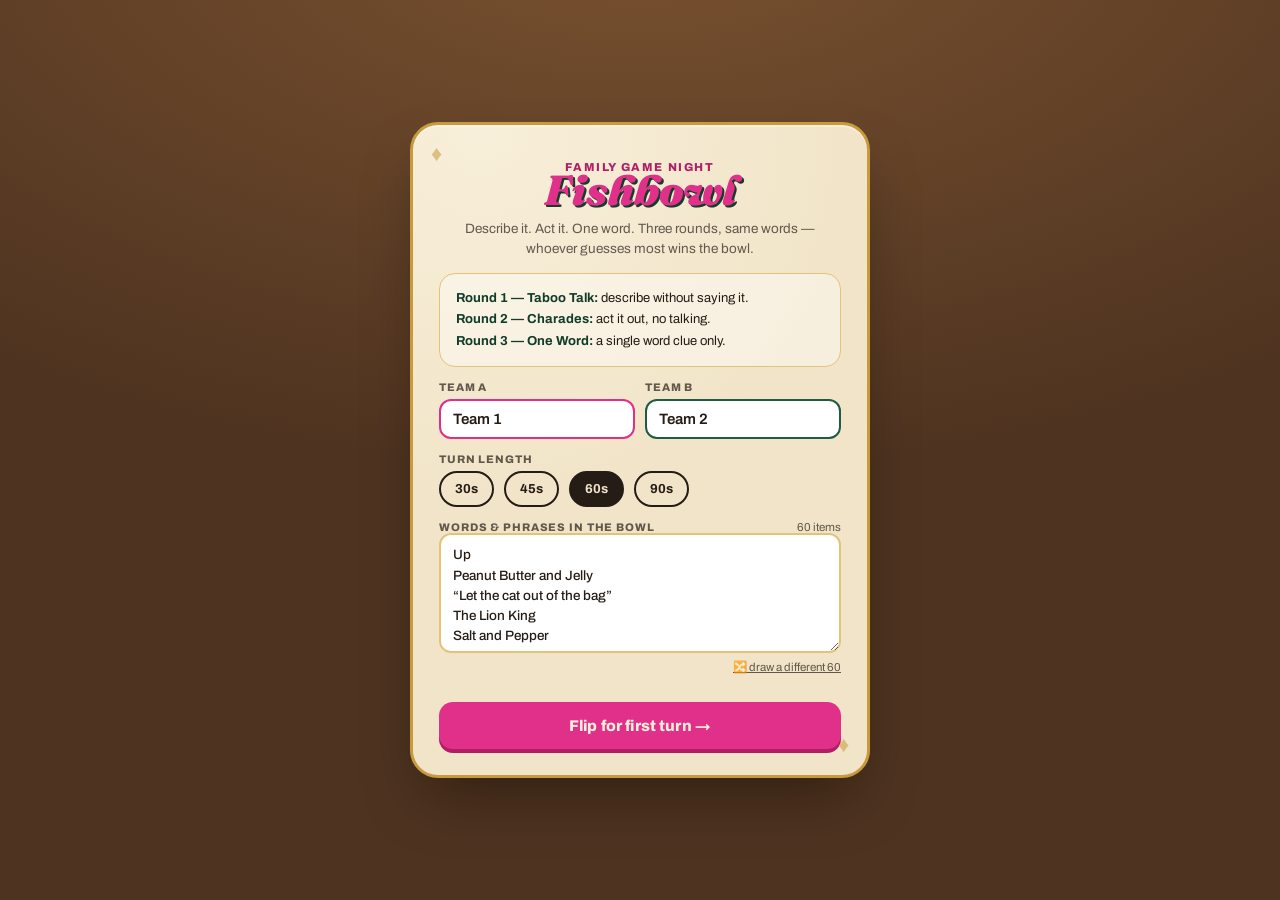
<file: fishbowl/index.html>
<!doctype html><meta charset="utf-8"><title>Moved</title><link rel="canonical" href="/ai/fishbowl/"><meta http-equiv="refresh" content="0; url=/ai/fishbowl/"><script>location.replace("/ai/fishbowl/"+location.hash)</script><a href="/ai/fishbowl/">Moved here</a>
</file>
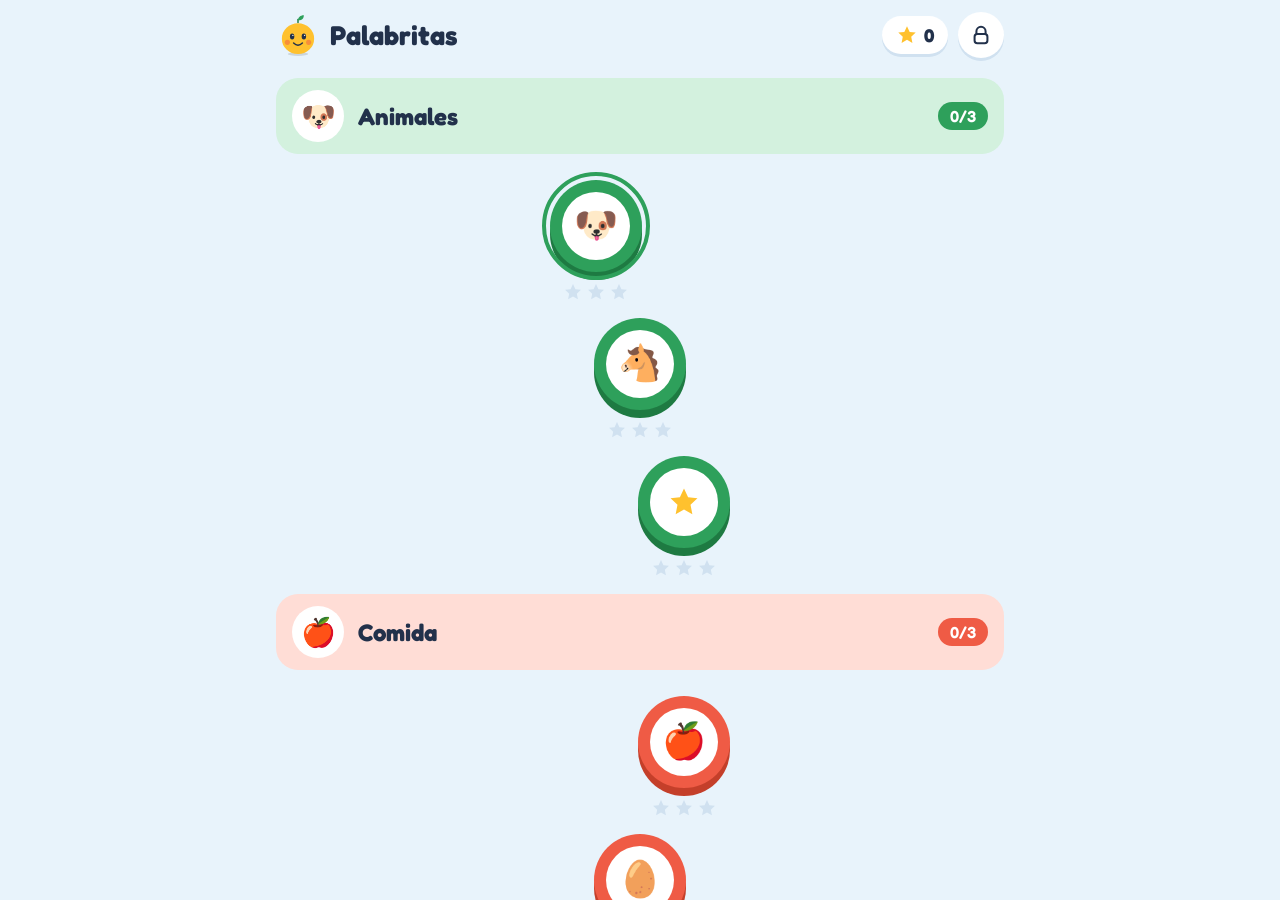
<file: palabritas/index.html>
<!doctype html><meta charset="utf-8"><title>Moved</title><link rel="canonical" href="/ai/palabritas/"><meta http-equiv="refresh" content="0; url=/ai/palabritas/"><script>location.replace("/ai/palabritas/"+location.hash)</script><a href="/ai/palabritas/">Moved here</a>
</file>
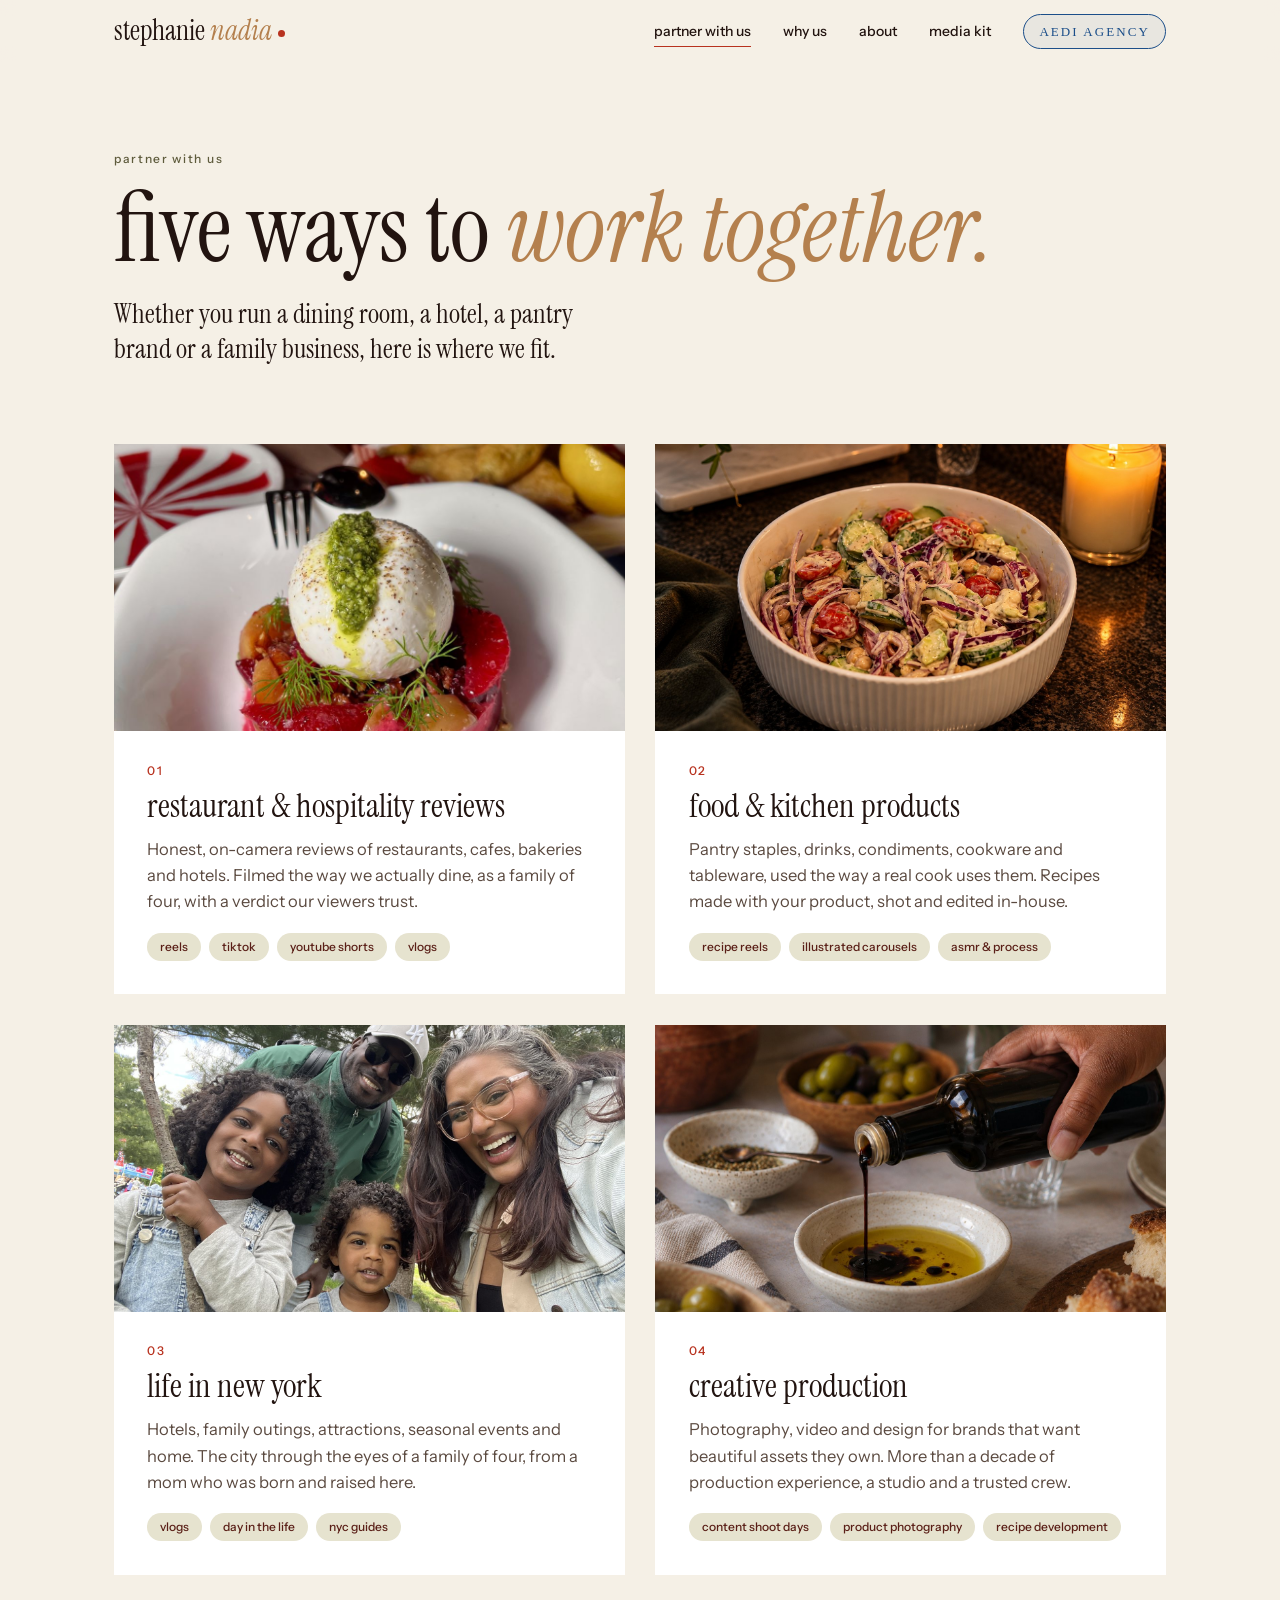
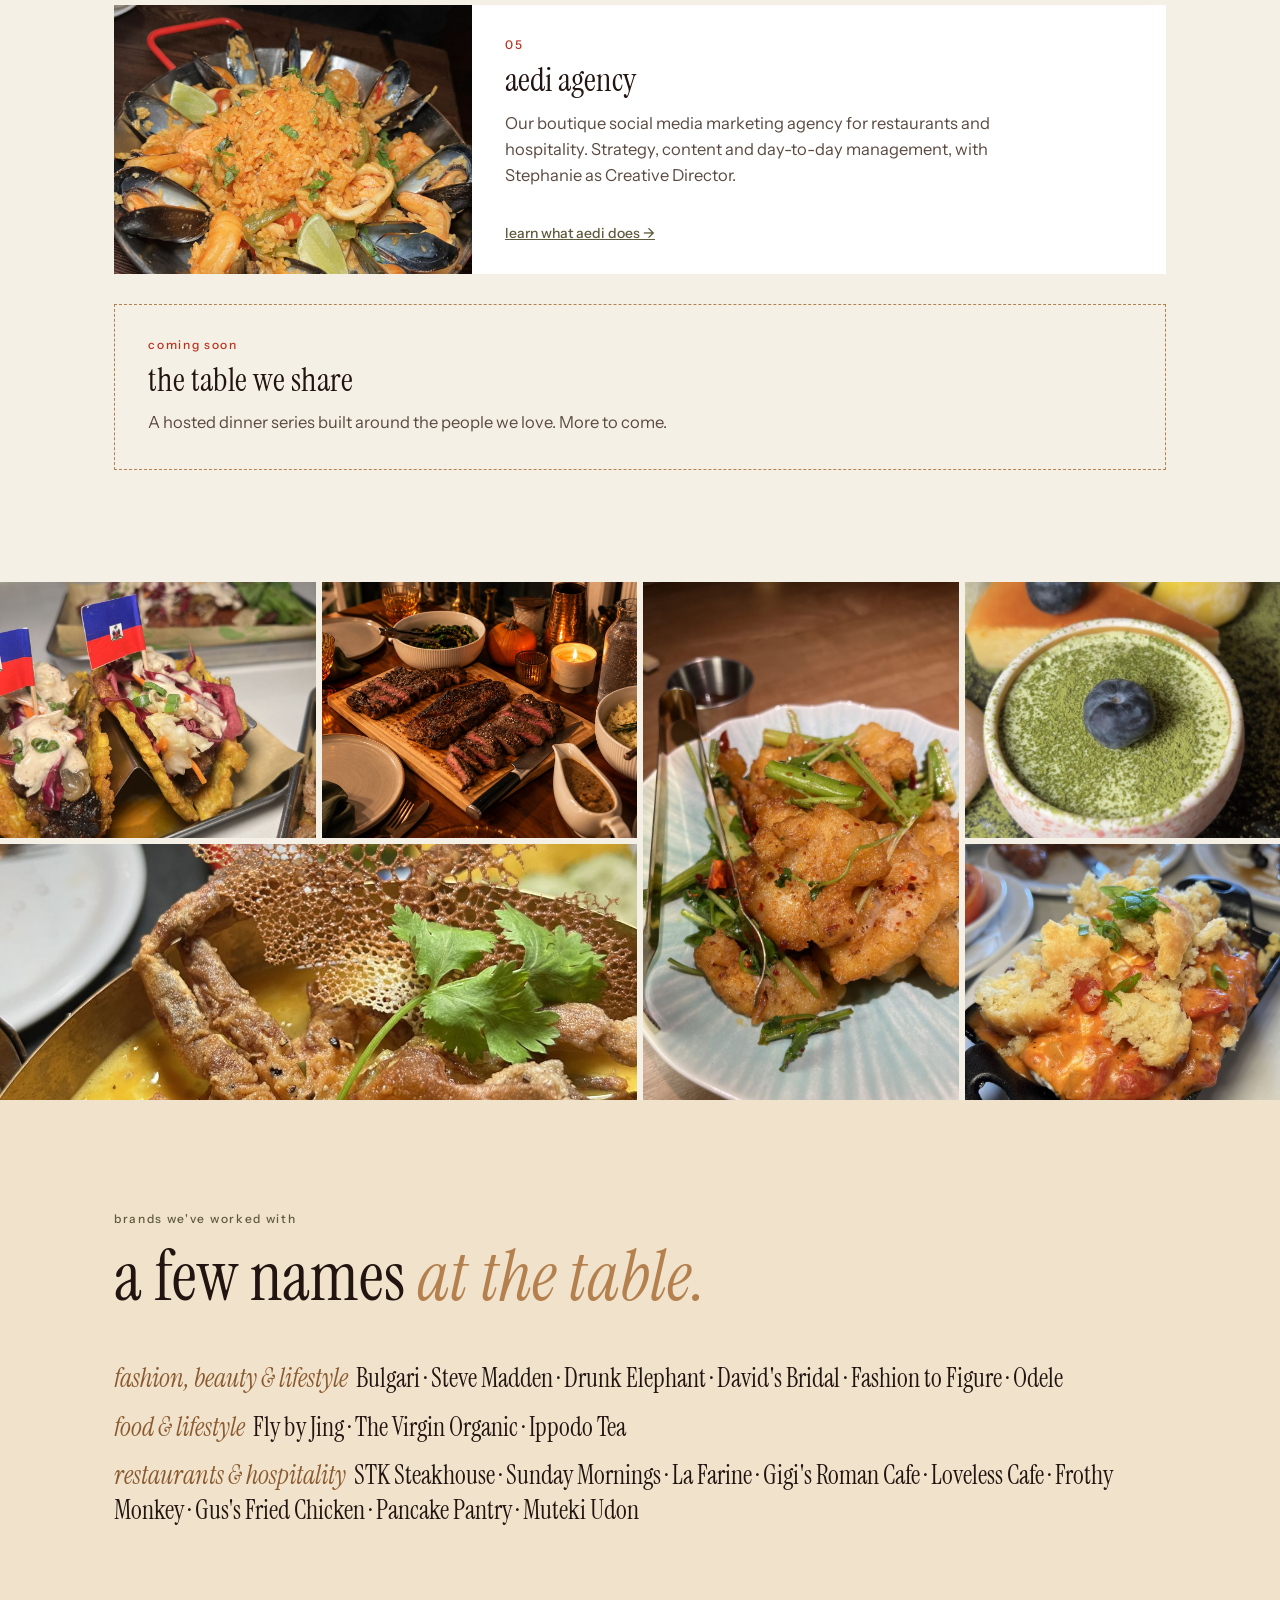
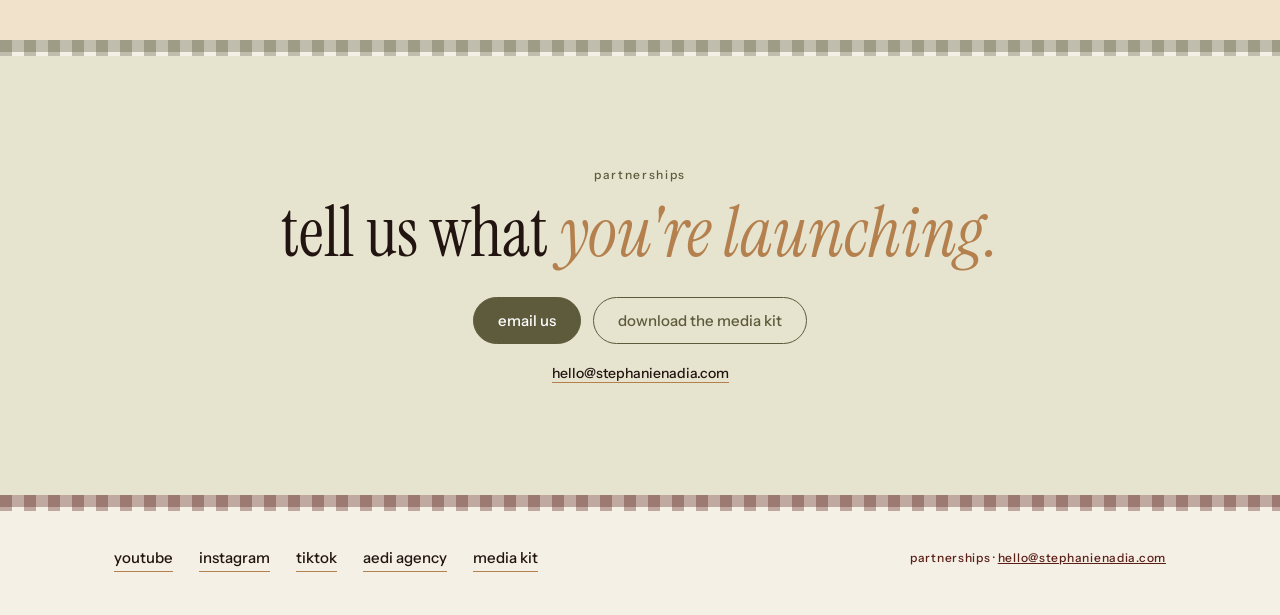
<file: partner/index.html>
<!doctype html>
<html lang="en">
<head>
<meta charset="utf-8">
<meta name="viewport" content="width=device-width, initial-scale=1, viewport-fit=cover">
<title>Partner with us | Stephanie Nadia</title>
<meta name="description" content="Restaurant and hotel reviews, food and kitchen products, life in New York, creative production and Aedi Agency.">
<meta property="og:title" content="Partner with us | Stephanie Nadia"><meta property="og:description" content="Restaurant and hotel reviews, food and kitchen products, life in New York, creative production and Aedi Agency."><meta property="og:type" content="website">
<link rel="preconnect" href="https://fonts.googleapis.com">
<link rel="preconnect" href="https://fonts.gstatic.com" crossorigin>
<link rel="stylesheet" href="https://fonts.googleapis.com/css2?family=Instrument+Serif:ital@0;1&family=Instrument+Sans:wght@400;500&display=swap">
<link rel="stylesheet" href="../assets/site.css">
</head>
<body>
<header class="nav"><div class="wrap">
<a class="brand" href="../">stephanie <i>nadia</i></a>
<nav aria-label="Main"><ul><li><a href="../partner/" aria-current=page>Partner with&nbsp;us</a></li><li><a href="../why/">Why&nbsp;us</a></li><li><a href="../about/">About</a></li><li><a href="../media-kit/Stephanie-Nadia-Media-Kit-2026.pdf" target="_blank" rel="noopener">Media&nbsp;kit</a></li><li><a class="aedi-link" href="../aedi/">Aedi&nbsp;Agency</a></li></ul></nav>
</div></header>

<main>
<div class="wrap page-head">
  <span class="label">partner with us</span>
  <h1>five ways to <i>work&nbsp;together.</i></h1>
  <p class="lede">Whether you run a dining room, a hotel, a pantry brand or a family business, here is where we&nbsp;fit.</p>
</div>

<section style="padding-top:clamp(20px,3vw,40px)"><div class="wrap"><div class="ways">
  <article class="way"><div class="tile "><img src="../assets/img/burrata.jpg" alt="" loading="lazy"></div><div class="body"><span class="num">01</span><h3>restaurant &amp; hospitality&nbsp;reviews</h3><p>Honest, on-camera reviews of restaurants, cafes, bakeries and hotels. Filmed the way we actually dine, as a family of four, with a verdict our viewers&nbsp;trust.</p><ul><li>Reels</li><li>TikTok</li><li>YouTube&nbsp;Shorts</li><li>Vlogs</li></ul></div></article>
  <article class="way"><div class="tile "><img src="../assets/img/salad.jpg" alt="" loading="lazy"></div><div class="body"><span class="num">02</span><h3>food &amp; kitchen&nbsp;products</h3><p>Pantry staples, drinks, condiments, cookware and tableware, used the way a real cook uses them. Recipes made with your product, shot and edited&nbsp;in-house.</p><ul><li>Recipe&nbsp;reels</li><li>Illustrated&nbsp;carousels</li><li>ASMR &amp;&nbsp;process</li></ul></div></article>
  <article class="way"><div class="tile "><img src="../assets/img/family.jpg" alt="" loading="lazy"></div><div class="body"><span class="num">03</span><h3>life in new&nbsp;york</h3><p>Hotels, family outings, attractions, seasonal events and home. The city through the eyes of a family of four, from a mom who was born and raised&nbsp;here.</p><ul><li>Vlogs</li><li>Day in the&nbsp;life</li><li>NYC&nbsp;guides</li></ul></div></article>
  <article class="way"><div class="tile "><img src="../assets/img/pour.jpg" alt="" loading="lazy"></div><div class="body"><span class="num">04</span><h3>creative&nbsp;production</h3><p>Photography, video and design for brands that want beautiful assets they own. More than a decade of production experience, a studio and a trusted&nbsp;crew.</p><ul><li>Content shoot&nbsp;days</li><li>Product&nbsp;photography</li><li>Recipe&nbsp;development</li></ul></div></article>
  <article class="way wide"><div class="tile "><img src="../assets/img/paella.jpg" alt="" loading="lazy"></div><div class="body"><span class="num">05</span><h3>aedi&nbsp;agency</h3>
    <p>Our boutique social media marketing agency for restaurants and hospitality. Strategy, content and day-to-day management, with Stephanie as Creative&nbsp;Director.</p>
    <a class="more" href="aedi/">learn what aedi does &rarr;</a></div></article>
  <article class="way soon wide"><div class="body"><span class="num">coming soon</span><h3>the table we&nbsp;share</h3>
    <p>A hosted dinner series built around the people we love. More to&nbsp;come.</p></div></article>
</div></div></section>

<section class="bleed"><div class="mosaic">
  <div class="tile "><img src="../assets/img/tacos.jpg" alt="" loading="lazy"></div><div class="tile "><img src="../assets/img/steak.jpg" alt="" loading="lazy"></div><div class="tile h2"><img src="../assets/img/shrimp.jpg" alt="" loading="lazy"></div><div class="tile w2"><img src="../assets/img/honeycomb.jpg" alt="" loading="lazy"></div>
  <div class="tile "><img src="../assets/img/dessert.jpg" alt="" loading="lazy"></div><div class="tile "><img src="../assets/img/cauli.jpg" alt="" loading="lazy"></div>
</div></section>

<section class="caramel-bg"><div class="wrap">
  <div class="sec-head"><span class="label">brands we've worked with</span><h2>a few names <i>at the&nbsp;table.</i></h2></div>
  <div class="names">
    <p><i>fashion, beauty &amp; lifestyle</i> &nbsp;Bulgari · Steve Madden · Drunk Elephant · David's Bridal · Fashion to Figure ·&nbsp;Odele</p>
    <p><i>food &amp; lifestyle</i> &nbsp;Fly by Jing · The Virgin Organic · Ippodo&nbsp;Tea</p>
    <p><i>restaurants &amp; hospitality</i> &nbsp;STK Steakhouse · Sunday Mornings · La Farine · Gigi's Roman Cafe · Loveless Cafe · Frothy Monkey · Gus's Fried Chicken · Pancake Pantry · Muteki&nbsp;Udon</p>
  </div>
</div></section>
</main>
<div class="strip gingham olive" aria-hidden="true"></div>
<section class="cta"><div class="wrap">
<span class="label">partnerships</span>
<h2>Tell us what <i>you're&nbsp;launching.</i></h2>
<div class="btns"><a class="btn" href="mailto:hello@stephanienadia.com">Email us</a><a class="btn ghost" href="../media-kit/Stephanie-Nadia-Media-Kit-2026.pdf" target="_blank" rel="noopener">Download the media kit</a></div>
<p class="mail"><a href="mailto:hello@stephanienadia.com">hello@stephanienadia.com</a></p>
</div></section>
<div class="strip gingham" aria-hidden="true"></div>
<footer><div class="wrap">
<ul class="links">
<li><a href="https://www.youtube.com/@stephanienadiavlogs" target="_blank" rel="noopener">YouTube</a></li>
<li><a href="https://www.instagram.com/stephanienadia/" target="_blank" rel="noopener">Instagram</a></li>
<li><a href="https://www.tiktok.com/@xostephanienadia" target="_blank" rel="noopener">TikTok</a></li>
<li><a href="../aedi/">Aedi&nbsp;Agency</a></li>
<li><a href="../media-kit/Stephanie-Nadia-Media-Kit-2026.pdf" target="_blank" rel="noopener">Media&nbsp;kit</a></li>
</ul>
<small>partnerships · <a href="mailto:hello@stephanienadia.com">hello@stephanienadia.com</a></small>
</div></footer>
</body>
</html>
</file>
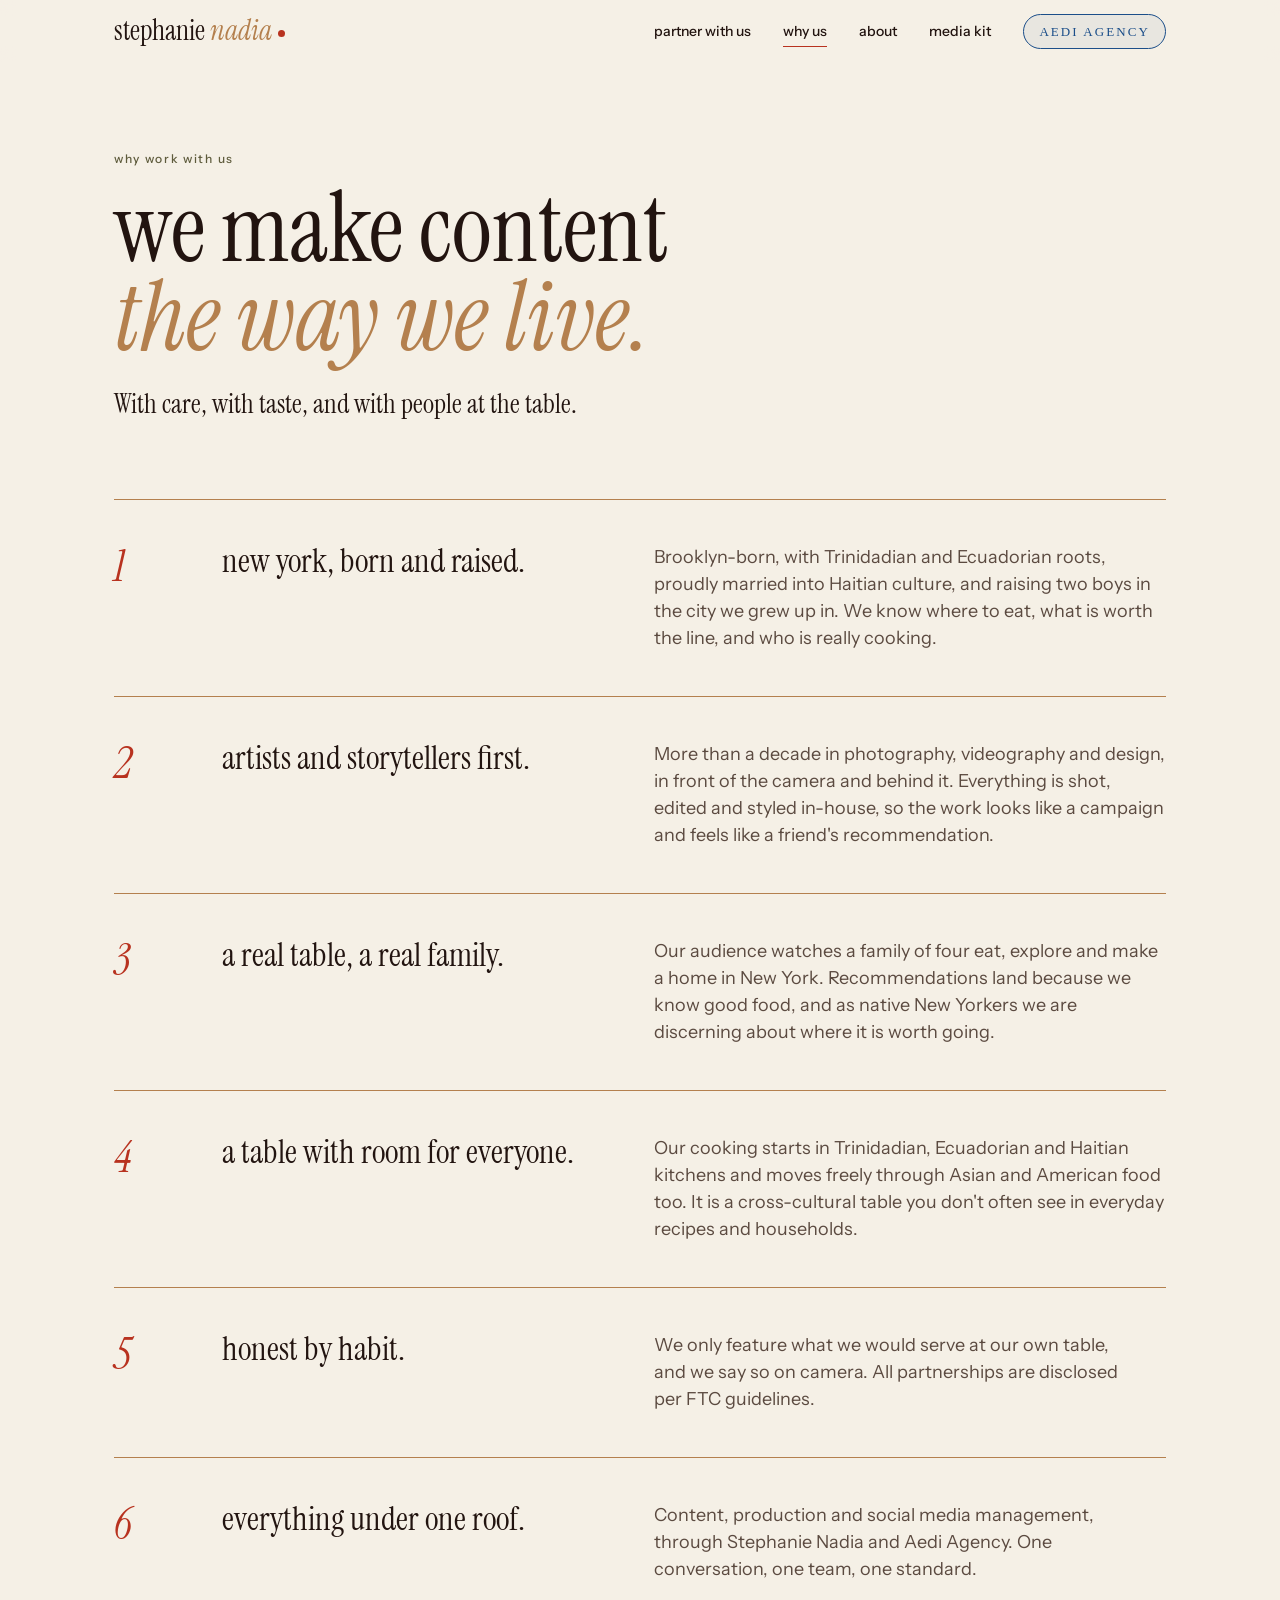
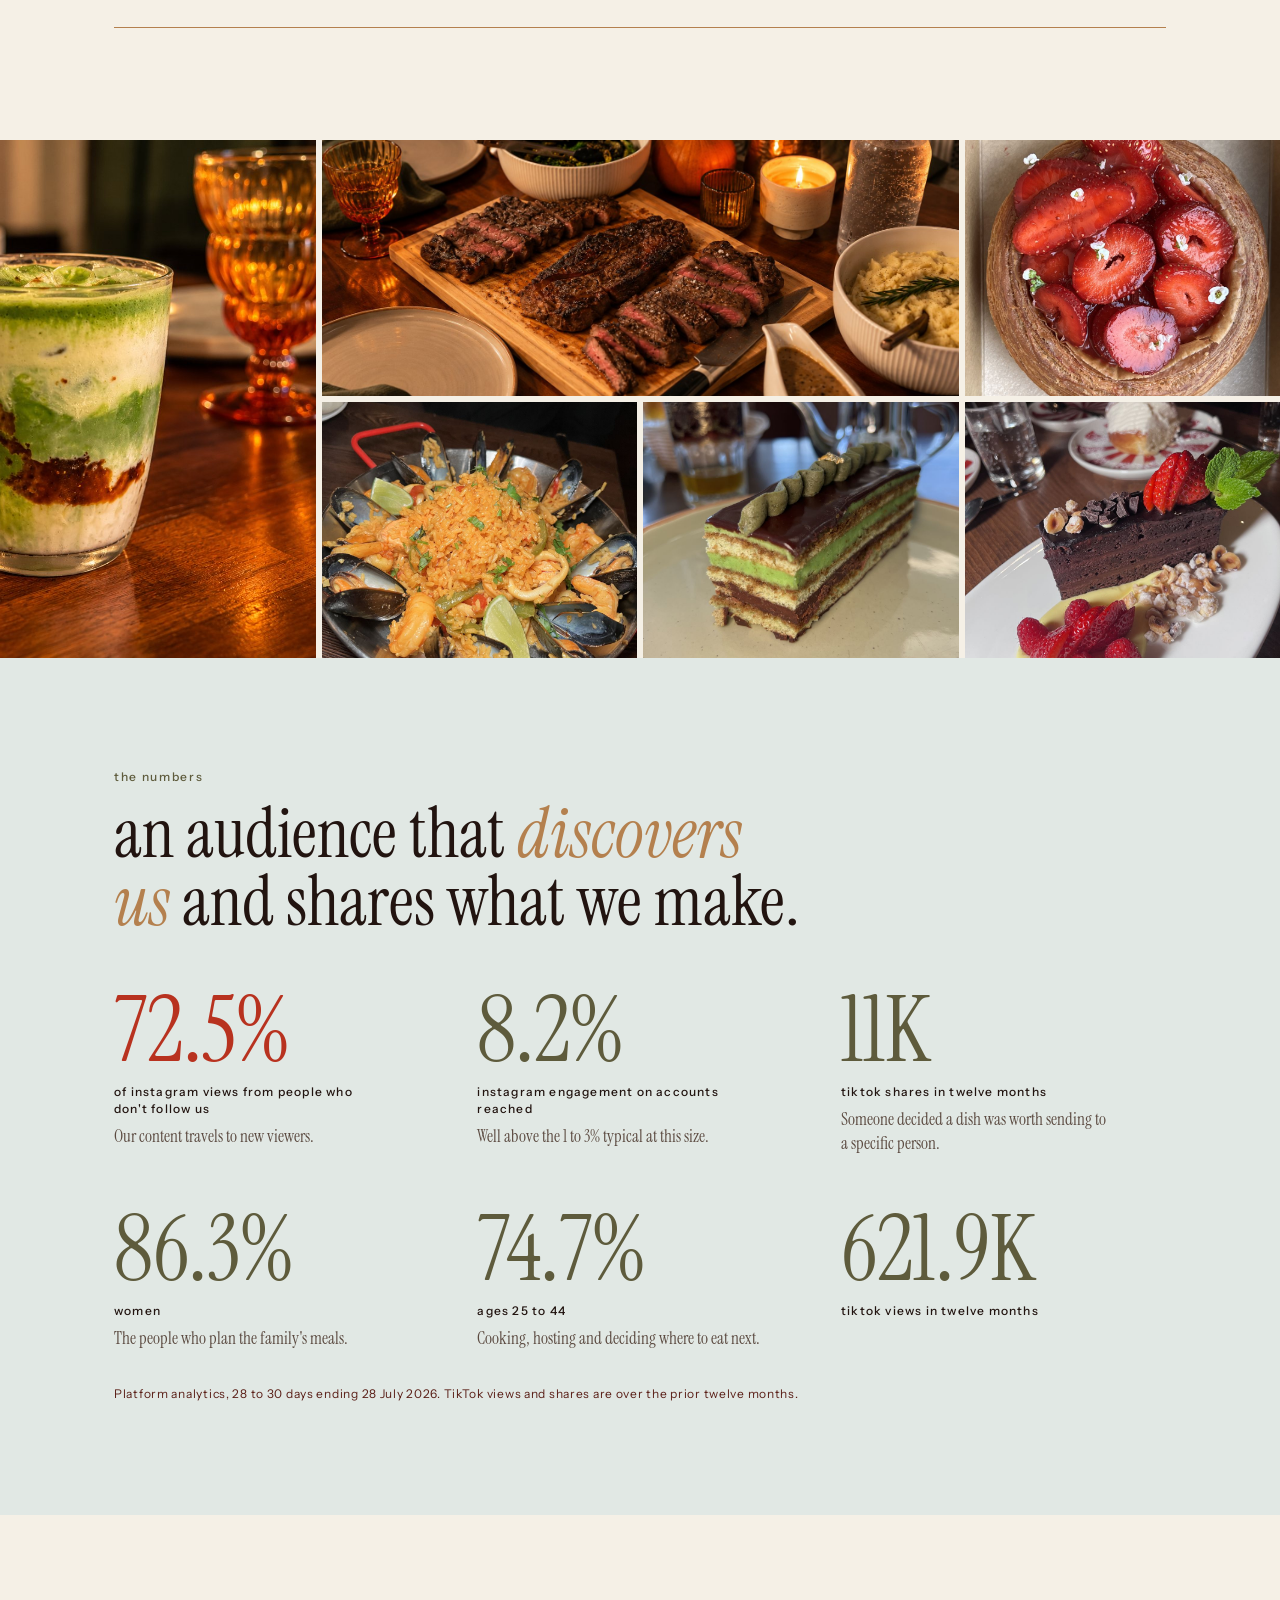
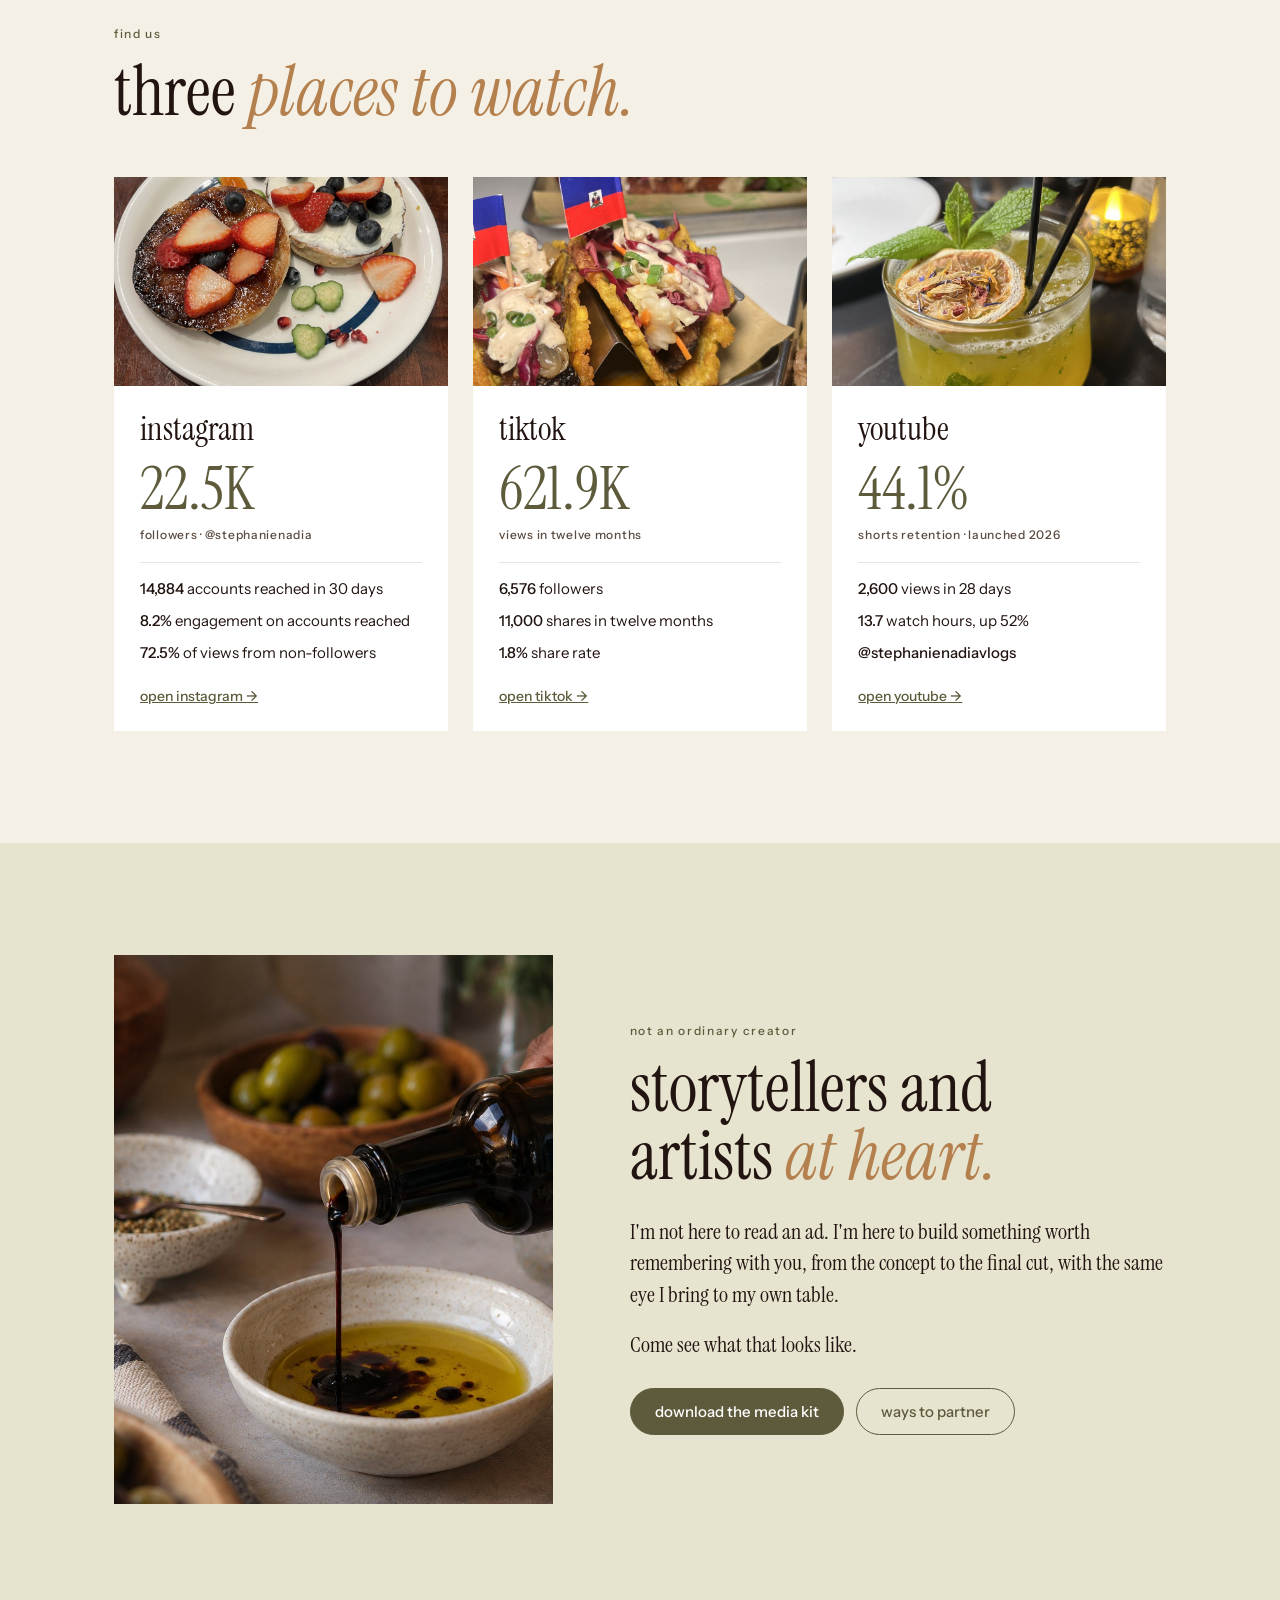
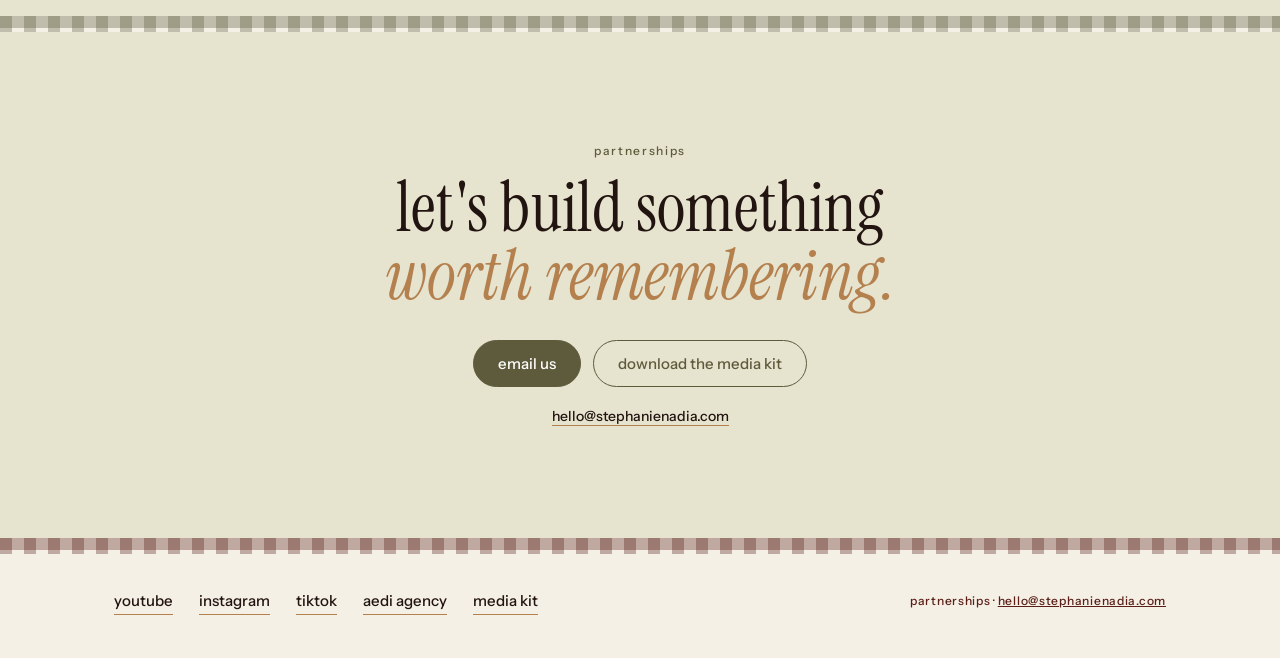
<file: why/index.html>
<!doctype html>
<html lang="en">
<head>
<meta charset="utf-8">
<meta name="viewport" content="width=device-width, initial-scale=1, viewport-fit=cover">
<title>Why work with us | Stephanie Nadia</title>
<meta name="description" content="New York born and raised. A decade of photography, video and design. An audience that discovers us and shares what we make.">
<meta property="og:title" content="Why work with us | Stephanie Nadia"><meta property="og:description" content="New York born and raised. A decade of photography, video and design. An audience that discovers us and shares what we make."><meta property="og:type" content="website">
<link rel="preconnect" href="https://fonts.googleapis.com">
<link rel="preconnect" href="https://fonts.gstatic.com" crossorigin>
<link rel="stylesheet" href="https://fonts.googleapis.com/css2?family=Instrument+Serif:ital@0;1&family=Instrument+Sans:wght@400;500&display=swap">
<link rel="stylesheet" href="../assets/site.css">
</head>
<body>
<header class="nav"><div class="wrap">
<a class="brand" href="../">stephanie <i>nadia</i></a>
<nav aria-label="Main"><ul><li><a href="../partner/">Partner with&nbsp;us</a></li><li><a href="../why/" aria-current=page>Why&nbsp;us</a></li><li><a href="../about/">About</a></li><li><a href="../media-kit/Stephanie-Nadia-Media-Kit-2026.pdf" target="_blank" rel="noopener">Media&nbsp;kit</a></li><li><a class="aedi-link" href="../aedi/">Aedi&nbsp;Agency</a></li></ul></nav>
</div></header>

<main>
<div class="wrap page-head">
  <span class="label">why work with us</span>
  <h1>we make content <i>the way we&nbsp;live.</i></h1>
  <p class="lede">With care, with taste, and with people at the&nbsp;table.</p>
</div>

<section style="padding-top:clamp(20px,3vw,40px)"><div class="wrap">
  <div class="reasons">
    <div class="reason"><span class="n">1</span><h3>new york, born and&nbsp;raised.</h3>
      <p>Brooklyn-born, with Trinidadian and Ecuadorian roots, proudly married into Haitian culture, and raising two boys in the city we grew up in. We know where to eat, what is worth the line, and who is really&nbsp;cooking.</p></div>
    <div class="reason"><span class="n">2</span><h3>artists and storytellers&nbsp;first.</h3>
      <p>More than a decade in photography, videography and design, in front of the camera and behind it. Everything is shot, edited and styled in-house, so the work looks like a campaign and feels like a friend's&nbsp;recommendation.</p></div>
    <div class="reason"><span class="n">3</span><h3>a real table, a real&nbsp;family.</h3>
      <p>Our audience watches a family of four eat, explore and make a home in New York. Recommendations land because we know good food, and as native New Yorkers we are discerning about where it is worth&nbsp;going.</p></div>
    <div class="reason"><span class="n">4</span><h3>a table with room for&nbsp;everyone.</h3>
      <p>Our cooking starts in Trinidadian, Ecuadorian and Haitian kitchens and moves freely through Asian and American food too. It is a cross-cultural table you don't often see in everyday recipes and&nbsp;households.</p></div>
    <div class="reason"><span class="n">5</span><h3>honest by&nbsp;habit.</h3>
      <p>We only feature what we would serve at our own table, and we say so on camera. All partnerships are disclosed per FTC&nbsp;guidelines.</p></div>
    <div class="reason"><span class="n">6</span><h3>everything under one&nbsp;roof.</h3>
      <p>Content, production and social media management, through Stephanie Nadia and Aedi Agency. One conversation, one team, one&nbsp;standard.</p></div>
  </div>
</div></section>

<section class="bleed"><div class="mosaic">
  <div class="tile h2"><img src="../assets/img/latte.jpg" alt="" loading="lazy" style="object-position:78% 50%"></div><div class="tile w2"><img src="../assets/img/steak.jpg" alt="" loading="lazy"></div><div class="tile "><img src="../assets/img/tart.jpg" alt="" loading="lazy"></div><div class="tile "><img src="../assets/img/paella.jpg" alt="" loading="lazy"></div>
  <div class="tile "><img src="../assets/img/opera.jpg" alt="" loading="lazy"></div><div class="tile "><img src="../assets/img/cake.jpg" alt="" loading="lazy"></div>
</div></section>

<section class="tint"><div class="wrap">
  <div class="sec-head"><span class="label">the numbers</span>
    <h2>an audience that <i>discovers us</i> and shares what we&nbsp;make.</h2></div>
  <div class="stats">
    <div class="stat"><b>72.5%</b><span>of instagram views from people who don't follow us</span><p>Our content travels to new&nbsp;viewers.</p></div>
    <div class="stat"><b>8.2%</b><span>instagram engagement on accounts reached</span><p>Well above the 1 to 3% typical at this&nbsp;size.</p></div>
    <div class="stat"><b>11K</b><span>tiktok shares in twelve months</span><p>Someone decided a dish was worth sending to a specific&nbsp;person.</p></div>
    <div class="stat"><b>86.3%</b><span>women</span><p>The people who plan the family's&nbsp;meals.</p></div>
    <div class="stat"><b>74.7%</b><span>ages 25 to 44</span><p>Cooking, hosting and deciding where to eat&nbsp;next.</p></div>
    <div class="stat"><b>621.9K</b><span>tiktok views in twelve months</span></div>
  </div>
  <p class="note">Platform analytics, 28 to 30 days ending 28 July 2026. TikTok views and shares are over the prior twelve&nbsp;months.</p>
</div></section>

<section><div class="wrap">
  <div class="sec-head"><span class="label">find us</span><h2>three <i>places to&nbsp;watch.</i></h2></div>
  <div class="plat">
    <div class="pcard"><div class="tile "><img src="../assets/img/pancake.jpg" alt="" loading="lazy"></div><div class="body"><h3>instagram</h3><div class="big">22.5K<small>followers · @stephanienadia</small></div><ul><li><b>14,884</b> accounts reached in 30&nbsp;days</li><li><b>8.2%</b> engagement on accounts&nbsp;reached</li><li><b>72.5%</b> of views from&nbsp;non-followers</li></ul><a class="go" href="https://www.instagram.com/stephanienadia/" target="_blank" rel="noopener">open instagram &rarr;</a></div></div>
    <div class="pcard"><div class="tile "><img src="../assets/img/tacos.jpg" alt="" loading="lazy"></div><div class="body"><h3>tiktok</h3><div class="big">621.9K<small>views in twelve months</small></div><ul><li><b>6,576</b>&nbsp;followers</li><li><b>11,000</b> shares in twelve&nbsp;months</li><li><b>1.8%</b> share&nbsp;rate</li></ul><a class="go" href="https://www.tiktok.com/@xostephanienadia" target="_blank" rel="noopener">open tiktok &rarr;</a></div></div>
    <div class="pcard"><div class="tile "><img src="../assets/img/cocktail.jpg" alt="" loading="lazy"></div><div class="body"><h3>youtube</h3><div class="big">44.1%<small>shorts retention · launched 2026</small></div><ul><li><b>2,600</b> views in 28&nbsp;days</li><li><b>13.7</b> watch hours, up&nbsp;52%</li><li><b>@stephanienadiavlogs</b> </li></ul><a class="go" href="https://www.youtube.com/@stephanienadiavlogs" target="_blank" rel="noopener">open youtube &rarr;</a></div></div>
  </div>
</div></section>

<section class="olive-bg"><div class="wrap split">
  <div class="tile" style="aspect-ratio:4/5"><img src="../assets/img/pour.jpg" alt="A hand pouring balsamic into olive oil" loading="lazy" style="object-position:30% 50%"></div>
  <div>
    <span class="label">not an ordinary creator</span>
    <h2 style="margin:16px 0 26px">storytellers and artists <i>at&nbsp;heart.</i></h2>
    <div class="prose">
      <p>I'm not here to read an ad. I'm here to build something worth remembering with you, from the concept to the final cut, with the same eye I bring to my own&nbsp;table.</p>
      <p>Come see what that looks&nbsp;like.</p>
    </div>
    <div class="btns" style="margin-top:28px"><a class="btn" href="../media-kit/Stephanie-Nadia-Media-Kit-2026.pdf" target="_blank" rel="noopener">Download the media kit</a><a class="btn ghost" href="../partner/">Ways to partner</a></div>
  </div>
</div></section>
</main>
<div class="strip gingham olive" aria-hidden="true"></div>
<section class="cta"><div class="wrap">
<span class="label">partnerships</span>
<h2>let's build something <i>worth&nbsp;remembering.</i></h2>
<div class="btns"><a class="btn" href="mailto:hello@stephanienadia.com">Email us</a><a class="btn ghost" href="../media-kit/Stephanie-Nadia-Media-Kit-2026.pdf" target="_blank" rel="noopener">Download the media kit</a></div>
<p class="mail"><a href="mailto:hello@stephanienadia.com">hello@stephanienadia.com</a></p>
</div></section>
<div class="strip gingham" aria-hidden="true"></div>
<footer><div class="wrap">
<ul class="links">
<li><a href="https://www.youtube.com/@stephanienadiavlogs" target="_blank" rel="noopener">YouTube</a></li>
<li><a href="https://www.instagram.com/stephanienadia/" target="_blank" rel="noopener">Instagram</a></li>
<li><a href="https://www.tiktok.com/@xostephanienadia" target="_blank" rel="noopener">TikTok</a></li>
<li><a href="../aedi/">Aedi&nbsp;Agency</a></li>
<li><a href="../media-kit/Stephanie-Nadia-Media-Kit-2026.pdf" target="_blank" rel="noopener">Media&nbsp;kit</a></li>
</ul>
<small>partnerships · <a href="mailto:hello@stephanienadia.com">hello@stephanienadia.com</a></small>
</div></footer>
</body>
</html>
</file>
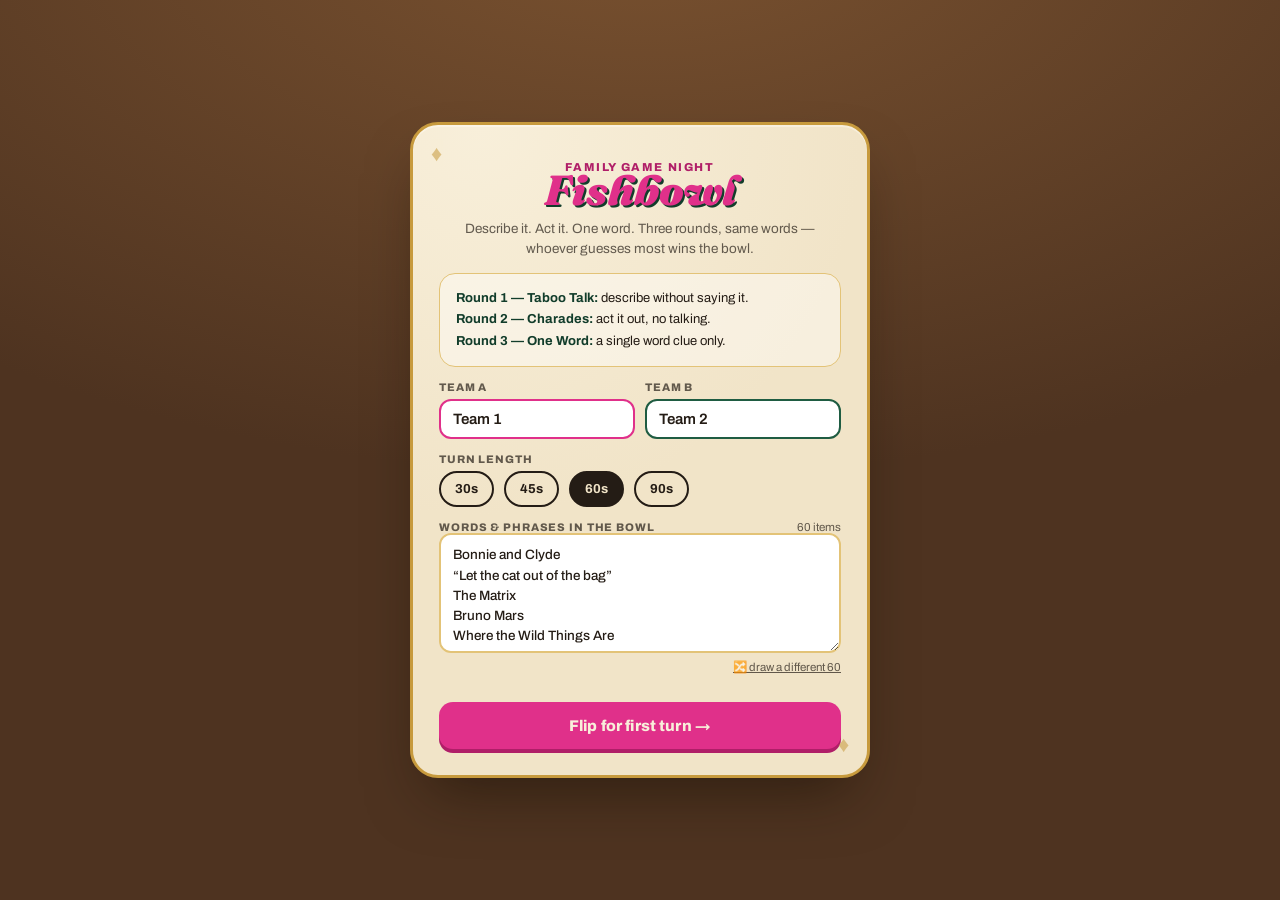
<file: ai/fishbowl/index.html>
<!doctype html><html><head><meta charset=utf8><meta name=viewport content="width=device-width,initial-scale=1"><style>:root{color-scheme:light}body{margin:0;padding:0;font:14px -apple-system,BlinkMacSystemFont,sans-serif;background:#faf9f5;color:#141413}img{max-width:100%}[hidden]:not([hidden=until-found]){display:none!important}</style></head><body>
<title>Family Fishbowl</title>
<style>
  @import url('https://fonts.googleapis.com/css2?family=Fraunces:ital,opsz,wght@0,9..144,400;0,9..144,700;0,9..144,900;1,9..144,600;1,9..144,900&family=Archivo:ital,wght@0,500;0,600;0,700;0,800;1,600&display=swap');

  :root{
    --cream:#F1E4C8;
    --cream-soft:#F8EFDA;
    --ink:#241C15;
    --ink-60:#241C15b3;
    --magenta:#E0308A;
    --magenta-deep:#B01E68;
    --forest:#1F5C42;
    --forest-deep:#123D2B;
    --brick:#D6472A;
    --brick-deep:#A6331C;
    --gold:#C79A3D;
    --gold-soft:#E3C377;
    --table:#7A5230;
    --table-deep:#4E3320;
    --card-shadow: 0 30px 60px -20px rgba(20,12,4,0.55), 0 2px 0 rgba(255,255,255,0.35) inset;
  }

  *{box-sizing:border-box;}
  html,body{height:100%;}
  body{
    background:
      radial-gradient(120% 90% at 50% -10%, var(--table) 0%, var(--table-deep) 70%);
    color:var(--ink);
    font-family:'Archivo', ui-sans-serif, system-ui, sans-serif;
    display:flex;
    align-items:center;
    justify-content:center;
    min-height:100vh;
    padding:20px;
    overflow-x:hidden;
  }

  .stage{
    width:100%;
    max-width:460px;
  }

  .card{
    position:relative;
    background:
      radial-gradient(140% 100% at 15% 0%, var(--cream-soft) 0%, var(--cream) 60%);
    border-radius:28px;
    border:3px solid var(--gold);
    box-shadow:var(--card-shadow);
    min-height:640px;
    padding:30px 26px 26px;
    display:flex;
    flex-direction:column;
    overflow:hidden;
  }

  .card::before, .card::after{
    content:'♦';
    position:absolute;
    font-family:'Fraunces', serif;
    font-weight:900;
    font-size:22px;
    color:var(--gold);
    opacity:0.55;
  }
  .card::before{ top:14px; left:18px; }
  .card::after{ bottom:14px; right:18px; transform:rotate(180deg); }

  .corner-tl, .corner-br{
    position:absolute;
    font-family:'Fraunces', serif;
    font-weight:900;
    font-style:italic;
    font-size:13px;
    color:var(--gold);
    letter-spacing:0.02em;
  }
  .corner-tl{ top:16px; left:38px; }
  .corner-br{ bottom:16px; right:38px; transform:rotate(180deg); }

  h1,h2,h3{ font-family:'Fraunces', serif; margin:0; text-wrap:balance; }

  .eyebrow{
    font-family:'Archivo', sans-serif;
    font-weight:800;
    font-size:11.5px;
    letter-spacing:0.14em;
    text-transform:uppercase;
    color:var(--magenta-deep);
    text-align:center;
  }

  .screen{
    flex:1;
    display:flex;
    flex-direction:column;
    gap:14px;
    animation: deal 0.38s cubic-bezier(.2,.8,.3,1);
  }
  @keyframes deal{
    from{ opacity:0; transform:translateY(10px) scale(0.98); }
    to{ opacity:1; transform:translateY(0) scale(1); }
  }
  @media (prefers-reduced-motion: reduce){
    .screen{ animation:none; }
  }

  .title-block{ text-align:center; margin-top:6px; }
  .title-block h1{
    font-size:42px;
    font-weight:900;
    font-style:italic;
    color:var(--magenta);
    line-height:0.95;
    text-shadow: 2px 2px 0 var(--forest-deep);
  }
  .title-block p{
    margin:8px 0 0;
    font-size:13.5px;
    color:var(--ink-60);
    line-height:1.5;
  }

  .rules-list{
    background:rgba(255,255,255,0.4);
    border:1.5px solid var(--gold-soft);
    border-radius:16px;
    padding:14px 16px;
    font-size:13px;
    line-height:1.65;
    color:var(--ink);
  }
  .rules-list b{ color:var(--forest-deep); }

  label.field-label{
    font-size:11px;
    font-weight:800;
    letter-spacing:0.08em;
    text-transform:uppercase;
    color:var(--ink-60);
    display:block;
    margin-bottom:6px;
  }

  input[type=text], textarea, select{
    width:100%;
    font-family:'Archivo', sans-serif;
    font-weight:600;
    font-size:15px;
    color:var(--ink);
    background:#fff;
    border:2px solid var(--gold-soft);
    border-radius:12px;
    padding:10px 12px;
    outline:none;
    transition:border-color .15s;
  }
  input[type=text]:focus, textarea:focus, select:focus{ border-color:var(--magenta); }

  .team-row{ display:flex; gap:10px; }
  .team-row .field{ flex:1; }
  .team-row .field:nth-child(1) input{ border-color:var(--magenta); }
  .team-row .field:nth-child(2) input{ border-color:var(--forest); }

  textarea{ min-height:120px; resize:vertical; font-size:13.5px; line-height:1.5; font-weight:500; }

  .row{ display:flex; gap:10px; align-items:center; }
  .row.between{ justify-content:space-between; }

  .chip-btn{
    font-family:'Archivo', sans-serif;
    font-weight:700;
    font-size:13px;
    padding:9px 14px;
    border-radius:999px;
    border:2px solid var(--ink);
    background:transparent;
    color:var(--ink);
    cursor:pointer;
    transition:transform .1s, background .15s, color .15s;
  }
  .chip-btn.active{ background:var(--ink); color:var(--cream); }
  .chip-btn:active{ transform:scale(0.96); }

  .btn{
    font-family:'Archivo', sans-serif;
    font-weight:800;
    font-size:15.5px;
    letter-spacing:0.01em;
    padding:15px 18px;
    border-radius:14px;
    border:none;
    cursor:pointer;
    color:var(--cream-soft);
    background:var(--forest);
    box-shadow:0 4px 0 var(--forest-deep);
    transition:transform .08s, box-shadow .08s;
  }
  .btn:active{ transform:translateY(3px); box-shadow:0 1px 0 var(--forest-deep); }
  .btn.magenta{ background:var(--magenta); box-shadow:0 4px 0 var(--magenta-deep); }
  .btn.brick{ background:var(--brick); box-shadow:0 4px 0 var(--brick-deep); }
  .btn.ghost{
    background:transparent; color:var(--ink); box-shadow:none;
    border:2px solid var(--ink); font-weight:700;
  }
  .btn.ghost:active{ transform:scale(0.97); }
  .btn.block{ width:100%; }
  .btn:disabled{ opacity:0.45; cursor:not-allowed; box-shadow:none; transform:none; }

  .spacer{ flex:1; }

  /* Coin flip */
  .coin-wrap{ display:flex; align-items:center; justify-content:center; padding:20px 0; }
  .coin{
    width:120px; height:120px; border-radius:50%;
    position:relative;
    transform-style:preserve-3d;
    transition:transform 1.4s cubic-bezier(.2,.7,.2,1);
  }
  .coin.flipping{ transform:rotateY(1800deg); }
  .coin.show-tails{ transform:rotateY(1980deg); }
  .coin-face{
    position:absolute; inset:0; border-radius:50%;
    display:flex; align-items:center; justify-content:center;
    font-family:'Fraunces', serif; font-weight:900; font-style:italic; font-size:15px;
    backface-visibility:hidden;
    border:4px solid var(--gold-soft);
    box-shadow:0 6px 18px rgba(0,0,0,0.35) inset, 0 8px 16px rgba(0,0,0,0.3);
  }
  .coin-face.heads{ background:radial-gradient(circle at 35% 30%, var(--gold-soft), var(--gold) 70%); color:var(--forest-deep); }
  .coin-face.tails{ background:radial-gradient(circle at 35% 30%, #e9d6a0, var(--gold) 75%); color:var(--brick-deep); transform:rotateY(180deg); }

  /* Turn screens */
  .team-banner{
    text-align:center;
    border-radius:18px;
    padding:16px 12px;
    color:#fff;
  }
  .team-banner h2{ font-size:26px; font-style:italic; font-weight:900; }
  .team-banner .sub{ font-size:12px; opacity:0.85; margin-top:2px; letter-spacing:0.04em; text-transform:uppercase; font-weight:700; }

  .round-pill{
    align-self:center;
    font-size:11.5px;
    font-weight:800;
    letter-spacing:0.08em;
    text-transform:uppercase;
    padding:6px 14px;
    border-radius:999px;
    border:2px solid currentColor;
  }

  .timer-display{
    text-align:center;
    font-family:'Archivo', sans-serif;
    font-variant-numeric: tabular-nums;
    font-weight:800;
    font-size:64px;
    line-height:1;
    letter-spacing:-0.02em;
  }
  .timer-display.warn{ color:var(--brick); animation:pulse 0.6s infinite; }
  @keyframes pulse{ 0%,100%{ transform:scale(1); } 50%{ transform:scale(1.06); } }
  @media (prefers-reduced-motion: reduce){ .timer-display.warn{ animation:none; } }

  .word-card{
    flex:1;
    display:flex;
    align-items:center;
    justify-content:center;
    text-align:center;
    background:#fff;
    border:2px dashed var(--gold);
    border-radius:20px;
    padding:26px 18px;
    min-height:150px;
  }
  .word-card h2{
    font-size:34px;
    font-weight:900;
    font-style:italic;
    color:var(--forest-deep);
    line-height:1.1;
  }

  .score-strip{
    display:flex;
    justify-content:center;
    gap:6px;
    font-size:12px;
    font-weight:700;
    color:var(--ink-60);
  }

  .big-num{ font-family:'Fraunces', serif; font-weight:900; font-style:italic; font-size:76px; text-align:center; line-height:1; color:var(--magenta); }

  table.score-table{ width:100%; border-collapse:collapse; font-size:13.5px; }
  table.score-table th, table.score-table td{ padding:8px 6px; text-align:center; border-bottom:1.5px solid var(--gold-soft); }
  table.score-table th{ font-size:10.5px; text-transform:uppercase; letter-spacing:0.06em; color:var(--ink-60); }
  table.score-table td.name{ text-align:left; font-family:'Fraunces', serif; font-weight:700; font-style:italic; font-size:16px; }
  table.score-table tr.total td{ font-weight:800; border-top:2px solid var(--ink); border-bottom:none; }
  table.score-table td.num{ font-variant-numeric: tabular-nums; font-weight:700; }

  .flash-overlay{
    position:absolute; inset:0; border-radius:26px;
    background:var(--brick);
    display:flex; align-items:center; justify-content:center;
    animation: flashOut 1.1s forwards;
    z-index:5;
  }
  @keyframes flashOut{ 0%{opacity:1;} 70%{opacity:1;} 100%{opacity:0; visibility:hidden;} }
  .flash-overlay h2{ color:#fff; font-size:38px; font-style:italic; font-weight:900; }

  .footnote{ text-align:center; font-size:11.5px; color:var(--ink-60); }

  ::selection{ background:var(--magenta); color:#fff; }
</style>

<div class="stage">
  <div class="card" id="card">
    
    
    <div class="screen" id="screen"></div>
  </div>
</div>

<script>
(function(){
  var WORDS_PER_GAME = 60;

  var MASTER_WORDS = [
    // NYC & city life
    "Statue of Liberty","Central Park","Yellow Taxi","Bodega Cat","Subway Rat",
    "Times Square","Brooklyn Bridge","Bagel with Lox","“I'm walkin' here!”","Broadway Show",
    "Empire State Building","Coney Island","The Met","The High Line","Bike Messenger",
    "Fire Escape","Food Truck","Doorman","Rooftop Party",
    // Movies
    "Barbie","Spider-Man","The Wizard of Oz","Home Alone","Frozen",
    "Star Wars","Harry Potter","Jurassic Park","The Lion King","Shrek",
    "Moana","Encanto","Toy Story","Elf","The Grinch",
    "Mary Poppins","Titanic","Jaws","Grease","The Sound of Music",
    "E.T.","Back to the Future","Ghostbusters","The Matrix","Finding Nemo",
    "Inside Out","Up","Ratatouille","The Incredibles","Wicked",
    // TV
    "Friends","Stranger Things","SpongeBob SquarePants","Saturday Night Live","The Office",
    "Sesame Street","Bluey","Wheel of Fortune","Jeopardy!","Seinfeld",
    "The Simpsons","Game of Thrones","Ted Lasso","Paw Patrol","American Idol",
    "Survivor","The Bachelor","Sex and the City","Curb Your Enthusiasm","Law & Order",
    // Celebrities & musicians
    "Taylor Swift","Beyoncé","Michael Jackson","Elvis Presley","The Beatles",
    "Adele","Bruno Mars","Rihanna","Lady Gaga","Elton John",
    "Dolly Parton","Bruce Springsteen","Billie Eilish","Ed Sheeran","Stevie Wonder",
    // Famous pairs
    "Batman and Robin","Peanut Butter and Jelly","Salt and Pepper","Romeo and Juliet","Mickey and Minnie",
    "Bonnie and Clyde","Simon and Garfunkel","Bert and Ernie","Tom and Jerry","Woody and Buzz",
    "Ben and Jerry","Sonny and Cher","Lilo and Stitch","Shrek and Donkey","Thelma and Louise",
    // Fairytales & books
    "Cinderella","Snow White","Goldilocks and the Three Bears","Little Red Riding Hood","The Three Little Pigs",
    "Peter Pan","Alice in Wonderland","Winnie the Pooh","Charlotte's Web","The Very Hungry Caterpillar",
    "Matilda","The Cat in the Hat","Where the Wild Things Are","Jack and the Beanstalk","Rapunzel",
    // Idioms & phrases
    "“Break a leg”","“Piece of cake”","“It's raining cats and dogs”","“Once in a blue moon”","“Costs an arm and a leg”",
    "“Elephant in the room”","“Let the cat out of the bag”","“Bite the bullet”","“Spill the beans”","“Hit the sack”",
    "“Cool as a cucumber”","“Kill two birds with one stone”","“The ball is in your court”","“Beat around the bush”","“Under the weather”",
    "“On thin ice”","“Barking up the wrong tree”","“Don't cry over spilled milk”","“When pigs fly”","“Cat got your tongue”",
    // Family & kid life
    "Tooth Fairy","Ice Cream Truck","Scavenger Hunt","Sandcastle","Piggy Bank",
    "Family Game Night","Road Trip","Dance Party","Pillow Fort","Water Balloon Fight",
    "Snow Day","Lemonade Stand","Bedtime Story","Homework","Carpool",
    "Birthday Party","Trampoline","Treehouse","Sleepover","Show and Tell",
    "Nap Time","Juice Box","Backpack","School Bus","Recess",
    // Holidays & occasions
    "Thanksgiving","Halloween","Fourth of July","New Year's Eve","Valentine's Day",
    "Easter Egg Hunt","Christmas Morning","Birthday Cake","Graduation","Wedding",
    // Sports & games
    "Basketball","Baseball","Soccer","Hide and Seek","Tag",
    "Musical Chairs","Board Game","Freeze Dance","Jump Rope","Tic-Tac-Toe",
    // Animals & nature
    "Golden Retriever","Penguin","Octopus","Butterfly","Fireflies",
    "Squirrel","Rainbow","Thunderstorm","Campfire","Beach Day",
    // Everyday life
    "Firefighter","Astronaut","Chef","Superhero","Umbrella",
    "Traffic Light","Selfie","Roller Coaster","Karaoke","Photo Booth"
  ];

  function drawWords(n){
    return shuffle(MASTER_WORDS).slice(0, Math.min(n, MASTER_WORDS.length));
  }

  var ROUNDS = [
    { name:"Taboo Talk", instruction:"Describe the word or phrase any way you like — just never say any part of it.", color:"magenta" },
    { name:"Charades", instruction:"Act it out. No talking, no sounds, no mouthing words.", color:"forest" },
    { name:"One Word", instruction:"You get exactly ONE word to clue your whole team.", color:"brick" }
  ];

  var STORAGE_KEY = "fishbowl_state_v1";

  function freshState(){
    return {
      screen: "setup",
      teamNames: ["Team 1","Team 2"],
      timerSeconds: 60,
      words: drawWords(WORDS_PER_GAME),
      round: 1,
      bowl: [],
      currentTeam: 0,
      currentWord: null,
      scores: [[0,0,0],[0,0,0]],
      turnNet: 0,
      coinCaller: 0,
      coinCall: null,
      coinResult: null,
      coinFlipping: false,
      timeLeft: 60,
      timesUp: false
    };
  }

  var state = load() || freshState();
  var tickHandle = null;
  var audioCtx = null;

  function load(){
    try{
      var raw = localStorage.getItem(STORAGE_KEY);
      if(!raw) return null;
      var s = JSON.parse(raw);
      if(s.screen === "turnActive") s.screen = "turnIntro";
      return s;
    }catch(e){ return null; }
  }
  function save(){
    try{ localStorage.setItem(STORAGE_KEY, JSON.stringify(state)); }catch(e){}
  }

  function shuffle(arr){
    var a = arr.slice();
    for(var i=a.length-1;i>0;i--){
      var j = Math.floor(Math.random()*(i+1));
      var t=a[i]; a[i]=a[j]; a[j]=t;
    }
    return a;
  }

  function unlockAudio(){
    try{
      if(!audioCtx) audioCtx = new (window.AudioContext || window.webkitAudioContext)();
      if(audioCtx.state === "suspended") audioCtx.resume();
    }catch(e){}
  }

  function playAlarm(){
    try{
      unlockAudio();
      if(!audioCtx) return;
      var now = audioCtx.currentTime;
      var pattern = [0,0.22,0.44,0.7,0.92,1.14];
      pattern.forEach(function(offset, i){
        var osc = audioCtx.createOscillator();
        var gain = audioCtx.createGain();
        osc.type = "square";
        osc.frequency.value = (i % 2 === 0) ? 1046 : 880;
        gain.gain.setValueAtTime(0.0001, now+offset);
        gain.gain.exponentialRampToValueAtTime(0.9, now+offset+0.02);
        gain.gain.exponentialRampToValueAtTime(0.0001, now+offset+0.19);
        osc.connect(gain).connect(audioCtx.destination);
        osc.start(now+offset);
        osc.stop(now+offset+0.2);
      });
    }catch(e){}
    try{ if(navigator.vibrate) navigator.vibrate([250,100,250,100,250]); }catch(e){}
  }

  function playTick(){
    try{
      unlockAudio();
      if(!audioCtx) return;
      var now = audioCtx.currentTime;
      var osc = audioCtx.createOscillator();
      var gain = audioCtx.createGain();
      osc.type = "sine";
      osc.frequency.value = 660;
      gain.gain.setValueAtTime(0.0001, now);
      gain.gain.exponentialRampToValueAtTime(0.25, now+0.01);
      gain.gain.exponentialRampToValueAtTime(0.0001, now+0.09);
      osc.connect(gain).connect(audioCtx.destination);
      osc.start(now); osc.stop(now+0.1);
    }catch(e){}
  }

  function esc(s){
    return String(s).replace(/[&<>"']/g, function(c){
      return {"&":"&amp;","<":"&lt;",">":"&gt;",'"':"&quot;","'":"&#39;"}[c];
    });
  }

  function startRoundBowl(){
    state.bowl = shuffle(state.words);
  }

  function beginTurn(){
    state.timeLeft = state.timerSeconds;
    state.timesUp = false;
    if(state.bowl.length === 0) startRoundBowl();
    state.currentWord = state.bowl.shift();
    state.turnNet = 0;
    state.screen = "turnActive";
    save(); render();
    clearInterval(tickHandle);
    tickHandle = setInterval(tick, 1000);
  }

  function tick(){
    state.timeLeft--;
    if(state.timeLeft <= 0){
      clearInterval(tickHandle);
      state.timeLeft = 0;
      state.timesUp = true;
      if(state.currentWord !== null){
        state.bowl.push(state.currentWord);
        state.currentWord = null;
      }
      playAlarm();
      save();
      endTurn();
      return;
    }
    if(state.timeLeft <= 5) playTick();
    updateTimerOnly();
  }

  function updateTimerOnly(){
    var el = document.getElementById("timerNum");
    if(el){
      el.textContent = state.timeLeft;
      el.className = "timer-display" + (state.timeLeft <= 10 ? " warn" : "");
    }
    var wc = document.getElementById("wordText");
    if(wc && state.currentWord) wc.textContent = state.currentWord;
  }

  function markCorrect(){
    state.scores[state.currentTeam][state.round-1]++;
    state.turnNet++;
    if(state.bowl.length === 0){
      state.currentWord = null;
      clearInterval(tickHandle);
      endTurn();
      return;
    }
    state.currentWord = state.bowl.shift();
    save(); render();
  }

  function markPass(){
    state.scores[state.currentTeam][state.round-1]--;
    state.turnNet--;
    if(state.currentWord !== null){
      state.bowl.push(state.currentWord);
    }
    state.currentWord = state.bowl.shift();
    save(); render();
  }

  function endTurn(){
    state.currentTeam = 1 - state.currentTeam;
    if(state.bowl.length === 0){
      state.screen = (state.round >= 3) ? "final" : "roundEnd";
    } else {
      state.screen = "turnEnd";
    }
    save(); render();
  }

  function startNextRound(){
    state.round++;
    startRoundBowl();
    state.screen = "turnIntro";
    save(); render();
  }

  function totals(team){
    return state.scores[team][0] + state.scores[team][1] + state.scores[team][2];
  }

  function render(){
    var s = document.getElementById("screen");
    s.innerHTML = SCREENS[state.screen]();
    wireEvents();
    if(state.screen === "turnActive"){
      updateTimerOnly();
    }
  }

  var SCREENS = {};

  SCREENS.setup = function(){
    return ''
      + '<div class="title-block">'
      + '  <div class="eyebrow" style="margin-bottom:-2px;">Family game night</div>'
      + '  <h1>Fishbowl</h1>'
      + '  <p>Describe it. Act it. One word. Three rounds, same words — whoever guesses most wins the bowl.</p>'
      + '</div>'
      + '<div class="rules-list">'
      + '  <div><b>Round 1 — Taboo Talk:</b> describe without saying it.</div>'
      + '  <div><b>Round 2 — Charades:</b> act it out, no talking.</div>'
      + '  <div><b>Round 3 — One Word:</b> a single word clue only.</div>'
      + '</div>'
      + '<div class="team-row">'
      + '  <div class="field"><label class="field-label">Team A</label><input type="text" id="teamA" value="'+esc(state.teamNames[0])+'" maxlength="18"></div>'
      + '  <div class="field"><label class="field-label">Team B</label><input type="text" id="teamB" value="'+esc(state.teamNames[1])+'" maxlength="18"></div>'
      + '</div>'
      + '<div>'
      + '  <label class="field-label">Turn length</label>'
      + '  <div class="row" id="timerChips">'
      + [30,45,60,90].map(function(t){
          return '<button type="button" class="chip-btn'+(state.timerSeconds===t?' active':'')+'" data-secs="'+t+'">'+t+'s</button>';
        }).join('')
      + '  </div>'
      + '</div>'
      + '<div>'
      + '  <div class="row between">'
      + '    <label class="field-label" style="margin-bottom:0;">Words &amp; phrases in the bowl</label>'
      + '    <span class="footnote" id="wordCount">'+state.words.length+' items</span>'
      + '  </div>'
      + '  <textarea id="wordsBox" spellcheck="false">'+esc(state.words.join("\n"))+'</textarea>'
      + '  <div class="footnote" style="text-align:right;margin-top:4px;"><span id="reshuffleWords" style="text-decoration:underline;cursor:pointer;">🔀 draw a different 60</span></div>'
      + '</div>'
      + '<div class="spacer"></div>'
      + '<button class="btn magenta block" id="toCoinflip">Flip for first turn →</button>';
  };

  SCREENS.coinflip = function(){
    var callerName = state.teamNames[state.coinCaller];
    var resultKnown = state.coinResult !== null;
    var winner = null;
    if(resultKnown){
      var callerWon = state.coinCall === state.coinResult;
      winner = callerWon ? state.coinCaller : (1-state.coinCaller);
    }
    return ''
      + '<div class="eyebrow">Coin Toss</div>'
      + '<h2 style="text-align:center;font-size:24px;font-style:italic;">Who goes first?</h2>'
      + (!resultKnown ? (
          '<div class="footnote" style="text-align:center;">'+esc(callerName)+', pick a side, then flip.</div>'
          + '<div class="row" style="justify-content:center;gap:10px;">'
          + '  <button type="button" class="chip-btn'+(state.coinCall==='heads'?' active':'')+'" data-call="heads">Heads</button>'
          + '  <button type="button" class="chip-btn'+(state.coinCall==='tails'?' active':'')+'" data-call="tails">Tails</button>'
          + '</div>'
          + '<div class="footnote" style="text-align:center;">Calling as: <b>'+esc(callerName)+'</b> &middot; <span id="swapCaller" style="text-decoration:underline;cursor:pointer;">switch to '+esc(state.teamNames[1-state.coinCaller])+'</span></div>'
        ) : '')
      + '<div class="coin-wrap">'
      + '  <div class="coin'+(state.coinFlipping?' flipping':'')+(resultKnown && state.coinResult==='tails' && !state.coinFlipping ? ' show-tails':'')+'" id="coin">'
      + '    <div class="coin-face heads">HEADS</div>'
      + '    <div class="coin-face tails">TAILS</div>'
      + '  </div>'
      + '</div>'
      + (!resultKnown
          ? '<button class="btn magenta block" id="doFlip" '+(state.coinCall?'':'disabled')+'>Flip the coin</button>'
          : '<div class="footnote" style="text-align:center;font-size:15px;">Landed on <b>'+state.coinResult+'</b>. <br><span style="font-family:\'Fraunces\',serif;font-style:italic;font-weight:800;color:var(--forest-deep);font-size:18px;">'+esc(state.teamNames[winner])+' goes first!</span></div>'
        )
      + '<div class="spacer"></div>'
      + (resultKnown ? '<button class="btn block" id="toFirstTurn">Start Round 1 →</button>' : '');
  };

  SCREENS.turnIntro = function(){
    var r = ROUNDS[state.round-1];
    var team = state.teamNames[state.currentTeam];
    return ''
      + '<div class="round-pill" style="color:var(--'+r.color+');align-self:center;">Round '+state.round+' — '+r.name+'</div>'
      + '<div class="rules-list" style="text-align:center;">'+esc(r.instruction)+'</div>'
      + '<div class="spacer"></div>'
      + '<div class="title-block">'
      + '  <p style="margin-bottom:0;">Pass the phone to</p>'
      + '  <h1 style="font-size:40px;">'+esc(team)+'</h1>'
      + '</div>'
      + '<div class="footnote" style="text-align:center;">'+state.bowl.length+' left in the bowl this round &middot; '+state.timerSeconds+'s per turn</div>'
      + '<div class="spacer"></div>'
      + '<button class="btn '+r.color+' block" id="startTurn">We\'re ready — Start!</button>';
  };

  SCREENS.turnActive = function(){
    var r = ROUNDS[state.round-1];
    return ''
      + '<div class="round-pill" style="color:var(--'+r.color+');align-self:center;">'+esc(state.teamNames[state.currentTeam])+' &middot; '+r.name+'</div>'
      + '<div class="timer-display" id="timerNum">'+state.timeLeft+'</div>'
      + '<div class="word-card"><h2 id="wordText">'+esc(state.currentWord || '')+'</h2></div>'
      + '<div class="score-strip">Net this turn: <b id="turnCount" style="font-family:\'Fraunces\',serif;font-style:italic;color:'+(state.turnNet<0?'var(--brick)':'var(--forest-deep)')+';">'+(state.turnNet>0?'+':'')+state.turnNet+'</b></div>'
      + '<div class="row" style="gap:10px;">'
      + '  <button class="btn forest" style="flex:1.4;" id="gotIt">✓ Got it!</button>'
      + '  <button class="btn brick" style="flex:1;" id="passIt">⟲ Pass</button>'
      + '</div>'
      + '<div class="footnote" style="text-align:center;">Passing returns the word to the bowl and costs your team a point.</div>';
  };

  SCREENS.turnEnd = function(){
    var team = state.teamNames[1-state.currentTeam];
    return ''
      + '<div class="flash-overlay"><h2>TIME’S UP!</h2></div>'
      + '<div class="title-block">'
      + '  <p>'+esc(team)+' net</p>'
      + '  <h1 style="font-size:56px;color:'+(state.turnNet<0?'var(--brick)':'var(--magenta)')+';">'+(state.turnNet>0?'+':'')+state.turnNet+'</h1>'
      + '  <p>points this turn</p>'
      + '</div>'
      + '<div class="rules-list" style="text-align:center;">'+state.bowl.length+' word'+(state.bowl.length===1?'':'s')+' left in the bowl for Round '+state.round+'.</div>'
      + '<div class="spacer"></div>'
      + '<button class="btn magenta block" id="nextTurn">Next up: '+esc(state.teamNames[state.currentTeam])+' →</button>';
  };

  SCREENS.roundEnd = function(){
    var r = ROUNDS[state.round-1];
    return ''
      + '<div class="eyebrow">Round '+state.round+' complete</div>'
      + '<h2 style="text-align:center;font-size:26px;font-style:italic;">'+esc(r.name)+' is in the books</h2>'
      + scoreTable(state.round)
      + '<div class="spacer"></div>'
      + '<button class="btn '+ROUNDS[state.round].color+' block" id="nextRound">Start Round '+(state.round+1)+': '+ROUNDS[state.round].name+' →</button>';
  };

  SCREENS.final = function(){
    var tA = totals(0), tB = totals(1);
    var winnerText = tA === tB ? "It's a tie!" : (tA > tB ? esc(state.teamNames[0]) : esc(state.teamNames[1])) + ' wins!';
    return ''
      + '<div class="eyebrow">Game Over</div>'
      + '<div class="title-block"><h1 style="font-size:34px;">'+winnerText+'</h1></div>'
      + scoreTable(3)
      + '<div class="spacer"></div>'
      + '<button class="btn ghost block" id="playAgain">Start New Game →</button>';
  };

  function scoreTable(throughRound){
    var rows = state.teamNames.map(function(name, i){
      var cells = '';
      for(var r=0;r<3;r++){
        cells += '<td class="num">'+ (r < throughRound ? state.scores[i][r] : '–') +'</td>';
      }
      return '<tr><td class="name">'+esc(name)+'</td>'+cells+'<td class="num" style="font-weight:800;">'+totals(i)+'</td></tr>';
    }).join('');
    return '<table class="score-table"><thead><tr><th style="text-align:left;">Team</th><th>R1</th><th>R2</th><th>R3</th><th>Total</th></tr></thead><tbody>'+rows+'</tbody></table>';
  }

  function wireEvents(){
    var byId = document.getElementById.bind(document);

    if(state.screen === "setup"){
      byId("teamA").addEventListener("input", function(e){ state.teamNames[0]=e.target.value||"Team 1"; save(); });
      byId("teamB").addEventListener("input", function(e){ state.teamNames[1]=e.target.value||"Team 2"; save(); });
      byId("wordsBox").addEventListener("input", function(e){
        var lines = e.target.value.split("\n").map(function(l){return l.trim();}).filter(Boolean);
        state.words = lines;
        byId("wordCount").textContent = lines.length + " items";
        save();
      });
      Array.prototype.forEach.call(document.querySelectorAll("#timerChips .chip-btn"), function(btn){
        btn.addEventListener("click", function(){
          state.timerSeconds = parseInt(btn.getAttribute("data-secs"),10);
          save(); render();
        });
      });
      byId("reshuffleWords").addEventListener("click", function(){
        state.words = drawWords(WORDS_PER_GAME);
        save(); render();
      });
      byId("toCoinflip").addEventListener("click", function(){
        unlockAudio();
        var lines = byId("wordsBox").value.split("\n").map(function(l){return l.trim();}).filter(Boolean);
        if(lines.length < 4){ alert("Add at least 4 words or phrases to the bowl first."); return; }
        state.words = lines;
        state.scores = [[0,0,0],[0,0,0]];
        state.round = 1;
        state.screen = "coinflip";
        save(); render();
      });
    }

    if(state.screen === "coinflip"){
      var swap = byId("swapCaller");
      if(swap) swap.addEventListener("click", function(){
        state.coinCaller = 1-state.coinCaller; state.coinCall = null; save(); render();
      });
      Array.prototype.forEach.call(document.querySelectorAll("[data-call]"), function(btn){
        btn.addEventListener("click", function(){
          state.coinCall = btn.getAttribute("data-call");
          save(); render();
        });
      });
      var flipBtn = byId("doFlip");
      if(flipBtn) flipBtn.addEventListener("click", function(){
        unlockAudio();
        state.coinFlipping = true;
        var coinEl = byId("coin");
        coinEl.classList.add("flipping");
        var result = Math.random() < 0.5 ? "heads" : "tails";
        setTimeout(function(){
          state.coinFlipping = false;
          state.coinResult = result;
          save(); render();
        }, 1450);
      });
      var toFirst = byId("toFirstTurn");
      if(toFirst) toFirst.addEventListener("click", function(){
        var winner = (state.coinCall === state.coinResult) ? state.coinCaller : (1-state.coinCaller);
        state.currentTeam = winner;
        startRoundBowl();
        state.screen = "turnIntro";
        save(); render();
      });
    }

    if(state.screen === "turnIntro"){
      byId("startTurn").addEventListener("click", function(){
        unlockAudio();
        beginTurn();
      });
    }

    if(state.screen === "turnActive"){
      byId("gotIt").addEventListener("click", markCorrect);
      byId("passIt").addEventListener("click", markPass);
    }

    if(state.screen === "turnEnd"){
      byId("nextTurn").addEventListener("click", function(){
        state.screen = "turnIntro";
        save(); render();
      });
    }

    if(state.screen === "roundEnd"){
      byId("nextRound").addEventListener("click", startNextRound);
    }

    if(state.screen === "final"){
      byId("playAgain").addEventListener("click", function(){
        var keepNames = state.teamNames, keepTimer = state.timerSeconds;
        state = freshState();
        state.teamNames = keepNames; state.timerSeconds = keepTimer;
        save(); render();
      });
    }
  }

  render();
})();
</script>

</body></html>
</file>
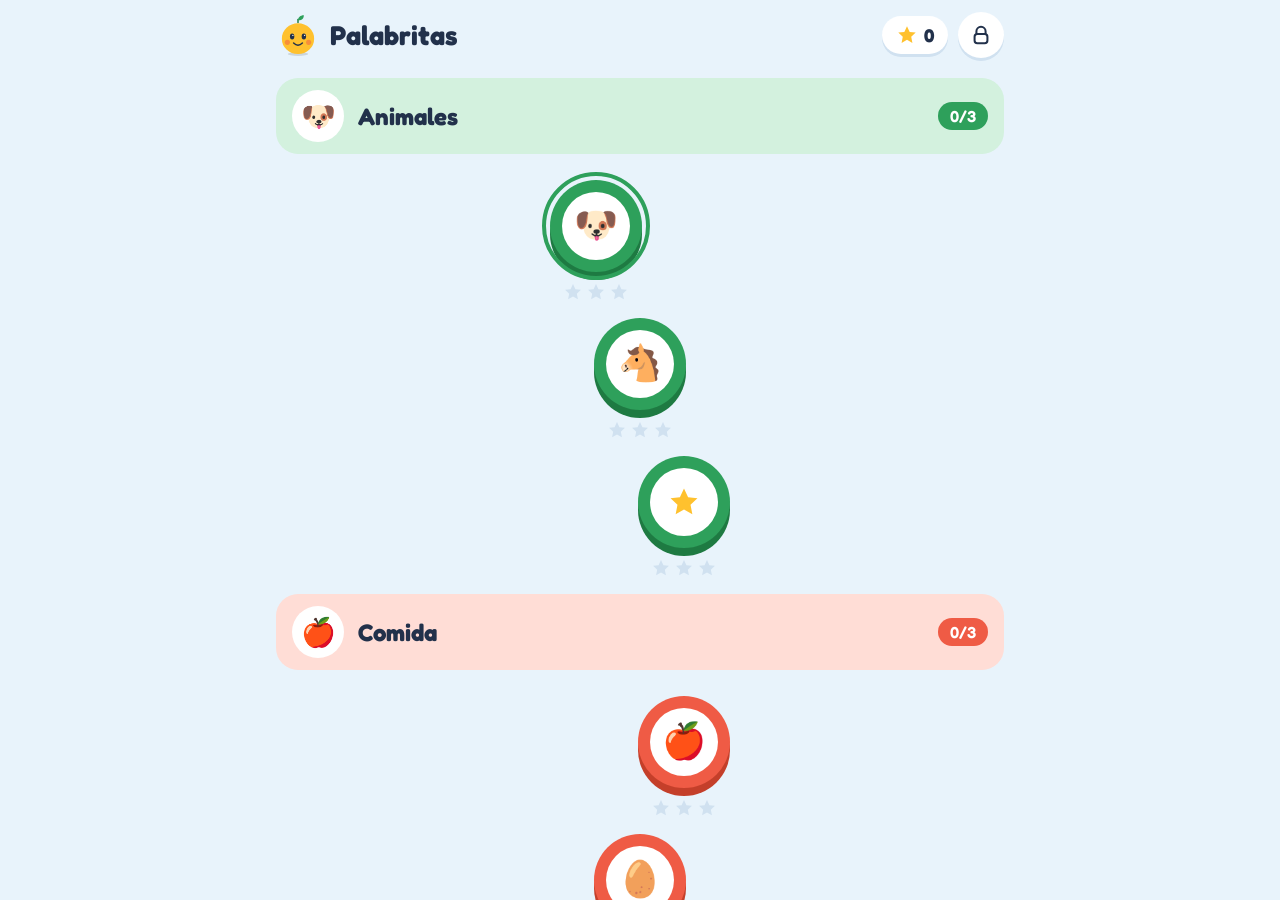
<file: ai/palabritas/index.html>
<!doctype html><html><head><meta charset=utf8><meta name=viewport content="width=device-width,initial-scale=1,viewport-fit=cover"><style>:root{color-scheme:light;box-sizing:border-box;padding-top:env(safe-area-inset-top,0px);padding-bottom:env(safe-area-inset-bottom,0px)}html{scroll-padding-top:env(safe-area-inset-top,0px)}body{margin:0;padding:0;font:14px -apple-system,BlinkMacSystemFont,sans-serif;background:#fff;color:#000}img{max-width:100%}[hidden]:not([hidden=until-found i]){display:none!important}</style></head><body>
<title>Palabritas</title>
<link rel="stylesheet" href="https://fonts.googleapis.com/css2?family=Andika:wght@400;700&family=Fredoka:wght@500;600;700&display=swap">
<style>
/* Layout: one-screen toddler app. A winding lesson path (10 units x 3 nodes), full-screen picture cards, and a press-and-hold parent corner. Calm sky ground, five friendly hues, chunky pressable buttons. */
:root{
 --bg:#E8F3FB;--surface:#FFFFFF;--ink:#22314B;--ink-soft:#586986;--line:#D0E1F0;
 --blue:#2E8EDB;--blue-deep:#1F6CAE;--blue-tint:#D5EAFA;
 --green:#2EA05B;--green-deep:#1E7A42;--green-tint:#D3F1DE;
 --yellow:#FFC12E;--yellow-deep:#D69A0A;--yellow-tint:#FFF0C4;
 --coral:#EF5B45;--coral-deep:#C43F2A;--coral-tint:#FFDDD6;
 --purple:#8B67D9;--purple-deep:#6A49B4;--purple-tint:#E8DEFA;
 --good:#2EA05B;--good-deep:#1E7A42;--good-tint:#D3F1DE;--eye:#22314B;
 --font-display:'Fredoka','Trebuchet MS',system-ui,sans-serif;
 --font-body:'Andika','Trebuchet MS','Comic Sans MS',system-ui,sans-serif;
 --font-emoji:'Apple Color Emoji','Segoe UI Emoji','Noto Color Emoji',sans-serif;
}
@media (prefers-color-scheme:dark){:root:not([data-theme="light"]){
 --bg:#0E1A2D;--surface:#182741;--ink:#EAF1FA;--ink-soft:#9FB2CE;--line:#2B3C5C;
 --blue-tint:#173A5B;--green-tint:#133D29;--yellow-tint:#463709;--coral-tint:#4A201A;--purple-tint:#2D2350;--good-tint:#133D29;color-scheme:dark}}
:root[data-theme="dark"]{
 --bg:#0E1A2D;--surface:#182741;--ink:#EAF1FA;--ink-soft:#9FB2CE;--line:#2B3C5C;
 --blue-tint:#173A5B;--green-tint:#133D29;--yellow-tint:#463709;--coral-tint:#4A201A;--purple-tint:#2D2350;--good-tint:#133D29;color-scheme:dark}
*{box-sizing:border-box}
html,body{height:100%}
body{background:var(--bg);color:var(--ink);font-family:var(--font-body);font-size:16px;overflow:hidden;-webkit-tap-highlight-color:transparent;touch-action:manipulation;-webkit-touch-callout:none;user-select:none}
button{font:inherit;color:inherit;border:0;background:none;padding:0;cursor:pointer}
textarea,input,select{user-select:text;font:inherit;color:inherit}
:focus-visible{outline:4px solid var(--blue);outline-offset:3px}
#app{position:relative;height:100%;max-width:760px;margin:0 auto}
.screen{position:absolute;inset:0;display:flex;flex-direction:column;padding-inline:16px}
.screen.enter{animation:enter .28s ease both}
.topbar{display:flex;align-items:center;justify-content:space-between;gap:12px;padding-block:12px}
.brand{display:flex;align-items:center;gap:10px;font-family:var(--font-display);font-weight:700;font-size:1.7rem}
.mascot{display:block}.mascot.sm{width:44px;height:44px}
.mascot-svg{width:100%;height:100%;overflow:visible}
.m-body{transform-origin:50% 100%;animation:mbob 3s ease-in-out infinite}
.m-eyes{transform-box:fill-box;transform-origin:center;animation:blink 5s infinite}
.mascot.big{width:min(52vw,30svh,210px);aspect-ratio:1}
.mascot.big .m-body{animation:mjump 1s ease-in-out infinite}
.topright{display:flex;align-items:center;gap:10px}
.pill{display:flex;align-items:center;gap:6px;background:var(--surface);border-radius:999px;padding:8px 14px;font-family:var(--font-display);font-weight:600;font-size:1.15rem;box-shadow:0 3px 0 var(--line)}
.star{fill:var(--line)}.star.on{fill:var(--yellow)}
.lock{position:relative;width:46px;height:46px;border-radius:50%;background:var(--surface);box-shadow:0 3px 0 var(--line);display:grid;place-items:center}
.lock .ic{width:22px;height:22px;fill:none;stroke:var(--ink);stroke-width:2.2;stroke-linecap:round;stroke-linejoin:round}
.ring{position:absolute;inset:-3px;width:52px;height:52px;transform:rotate(-90deg)}
.ring circle{fill:none;stroke:var(--blue);stroke-width:4;stroke-dasharray:138;stroke-dashoffset:138;stroke-linecap:round}
.lock.holding .ring circle{animation:hold 1.2s linear forwards}
.path{flex:1;overflow-y:auto;overflow-x:hidden;padding-block:8px 60px;display:flex;flex-direction:column;gap:34px}
.unit-banner{display:flex;align-items:center;gap:14px;background:var(--ht);border-radius:22px;padding:12px 16px}
.unit-ic{width:52px;height:52px;border-radius:50%;background:var(--surface);display:grid;place-items:center;font-size:28px;font-family:var(--font-emoji);flex:none}
.unit-name{flex:1;font-family:var(--font-display);font-weight:700;font-size:1.5rem}
.unit-prog{background:var(--h);color:var(--on);border-radius:99px;padding:4px 12px;font-family:var(--font-display);font-weight:600;font-variant-numeric:tabular-nums}
.nodes{display:flex;flex-direction:column;align-items:center;gap:46px;padding-block:26px 12px}
.node{position:relative;width:92px;height:92px;border-radius:50%;background:var(--h);box-shadow:0 8px 0 var(--hd);display:grid;place-items:center;transform:translateX(var(--x,0));transition:transform .08s,box-shadow .08s}
.node:active{transform:translateX(var(--x,0)) translateY(6px);box-shadow:0 2px 0 var(--hd)}
.node-face{--s:68px;width:68px;height:68px;border-radius:50%;background:var(--surface);display:grid;place-items:center}
.node-face .ic{width:34px;height:34px}
.node-stars{position:absolute;bottom:-30px;display:flex;gap:3px}
.node-stars svg{width:20px;height:20px}
.node.next::after{content:"";position:absolute;inset:-8px;border-radius:50%;border:4px solid var(--h);animation:ringpulse 2s ease-out infinite}
.pic{display:block;line-height:1;font-size:calc(var(--s)*.52);font-family:var(--font-emoji);transform-origin:50% 80%}
.swatch{width:calc(var(--s)*.6);aspect-ratio:1;border-radius:50%;background:radial-gradient(circle at 34% 30%,rgba(255,255,255,.6),rgba(255,255,255,0) 46%),var(--sw);box-shadow:inset 0 -8px 14px rgba(0,0,0,.14),0 0 0 3px rgba(34,49,75,.14)}
.pic[data-anim=bob]{animation:bob 2.6s ease-in-out infinite}
.pic[data-anim=sway]{animation:sway 3s ease-in-out infinite}
.pic[data-anim=pulse]{animation:pulse 2.4s ease-in-out infinite}
.pic[data-anim=wiggle]{animation:wiggle 3.2s ease-in-out infinite}
.pic[data-anim=float]{animation:float 3.4s ease-in-out infinite}
.pic[data-anim=hop]{animation:hop 2.6s ease-in-out infinite}
.pic[data-anim=drive]{animation:drive 3s ease-in-out infinite}
.pic[data-anim=fly]{animation:fly 3.4s ease-in-out infinite}
.pic[data-anim=twinkle]{animation:twinkle 2.2s ease-in-out infinite}
.pic.boing{animation:boing .55s cubic-bezier(.3,1.5,.5,1) 0s 1 both!important}
.lbar{display:flex;align-items:center;gap:12px;padding-block:12px}
.icon-btn{width:48px;height:48px;border-radius:50%;background:var(--surface);box-shadow:0 3px 0 var(--line);display:grid;place-items:center;flex:none}
.icon-btn svg{width:22px;height:22px;fill:none;stroke:var(--ink);stroke-width:2.6;stroke-linecap:round;stroke-linejoin:round}
.seg{flex:1;display:flex;gap:5px}
.seg i{flex:1;height:12px;border-radius:99px;background:var(--line)}
.seg i.on{background:var(--h)}
.lmain{flex:1;min-height:0;overflow-y:auto;overflow-x:hidden;display:flex;flex-direction:column;align-items:center;justify-content:center;gap:18px;padding-block:6px}
.lfoot{display:flex;justify-content:center;align-items:center;padding-block:10px 22px;min-height:106px}
.stage{--s:min(78vw,42svh,400px);position:relative;width:var(--s);height:var(--s);border-radius:46% 54% 52% 48%/52% 46% 54% 48%;background:var(--ht);display:grid;place-items:center;box-shadow:0 8px 0 var(--line);flex:none}
.word-row{display:flex;align-items:center;gap:14px}
.word{font-weight:700;font-size:clamp(2.8rem,13vw,5rem);line-height:1.05;letter-spacing:.5px}
.speak{width:54px;height:54px;border-radius:50%;background:var(--h);color:var(--on);box-shadow:0 4px 0 var(--hd);display:grid;place-items:center;flex:none}
.speak svg{width:28px;height:28px}
.go{width:104px;height:80px;border-radius:40px;background:var(--good);color:#fff;box-shadow:0 7px 0 var(--good-deep);display:grid;place-items:center;transition:transform .08s,box-shadow .08s}
.go:active{transform:translateY(5px);box-shadow:0 2px 0 var(--good-deep)}
.go svg{width:44px;height:44px;fill:none;stroke:currentColor;stroke-width:3.2;stroke-linecap:round;stroke-linejoin:round}
.find{display:flex;flex-direction:column;align-items:center;gap:12px;width:100%}
.ask{width:108px;height:108px;border-radius:50%;background:var(--h);color:var(--on);box-shadow:0 8px 0 var(--hd);display:grid;place-items:center;flex:none}
.ask svg{width:56px;height:56px}
.ask-word{font-weight:700;font-size:clamp(1.5rem,6vw,2.2rem);color:var(--ink-soft)}
.choices{display:flex;flex-wrap:wrap;justify-content:center;gap:16px;width:100%;max-width:560px;margin-top:8px}
.choice{--s:min(40vw,22svh,200px);width:var(--s);height:var(--s);border-radius:34%;background:var(--surface);box-shadow:0 8px 0 var(--line);display:grid;place-items:center;transition:transform .1s,box-shadow .1s,opacity .25s}
.choices[data-n="2"] .choice{--s:min(41vw,30svh,250px)}
.choice:active{transform:translateY(5px);box-shadow:0 3px 0 var(--line)}
.choice.win{animation:win .6s ease both;background:var(--good-tint);box-shadow:0 8px 0 var(--good-deep)}
.choice.nope{animation:nope .5s}
.choice.dim{opacity:.3;pointer-events:none}
.choice.hint{animation:hint 1s ease-in-out infinite}
.done-wrap{flex:1;display:flex;flex-direction:column;align-items:center;justify-content:center;gap:18px;text-align:center;overflow-y:auto;padding-block:12px}
.stars-row{display:flex;gap:10px}
.stars-row svg{width:68px;height:68px}
.stars-row .st{fill:var(--line)}
.stars-row .st.on{fill:var(--yellow);animation:starpop .5s cubic-bezier(.3,1.6,.5,1) both;animation-delay:var(--d)}
.chips{display:flex;flex-wrap:wrap;gap:10px;justify-content:center;max-width:560px}
.chip{--s:44px;display:flex;align-items:center;gap:8px;background:var(--surface);border-radius:999px;padding:6px 16px 6px 10px;font-weight:700;font-size:1.2rem;box-shadow:0 3px 0 var(--line)}
.confetti{position:fixed;inset:0;pointer-events:none;overflow:hidden;z-index:40}
.confetti i{position:absolute;top:-20px;width:12px;height:16px;border-radius:3px;animation:fall 2.4s ease-in forwards}
.toast{position:fixed;left:50%;bottom:calc(24px + env(safe-area-inset-bottom,0px));transform:translateX(-50%);background:var(--ink);color:var(--bg);padding:12px 18px;border-radius:14px;font-weight:700;z-index:50;max-width:calc(100% - 32px);text-align:center}
.pc-top{display:flex;align-items:center;gap:12px;padding-block:12px}
.pc-title{font-family:var(--font-display);font-weight:700;font-size:1.5rem}
.pc{flex:1;overflow-y:auto;overflow-x:hidden;padding-block:4px 50px;display:flex;flex-direction:column;gap:18px}
.card{background:var(--surface);border-radius:22px;padding:18px;box-shadow:0 4px 0 var(--line);min-width:0}
.card h3{margin:0 0 10px;font-family:var(--font-display);font-size:1.25rem}
.card p{margin:0 0 12px;line-height:1.5;color:var(--ink-soft)}
.kpis{display:grid;grid-template-columns:repeat(3,1fr);gap:10px}
.kpi{background:var(--bg);border-radius:16px;padding:12px 6px;text-align:center;color:var(--ink-soft);font-size:.85rem}
.kpi b{display:block;font-family:var(--font-display);font-size:1.7rem;color:var(--ink);font-variant-numeric:tabular-nums}
.row{display:flex;align-items:center;justify-content:space-between;gap:12px;padding-block:10px;flex-wrap:wrap}
.row+.row{border-top:2px solid var(--line)}
.lbl{font-weight:700}
.lbl small{display:block;font-weight:400;color:var(--ink-soft)}
.segc{display:flex;gap:6px}
.segc button,.btn{background:var(--bg);border-radius:14px;padding:10px 16px;font-family:var(--font-display);font-weight:600;box-shadow:0 3px 0 var(--line)}
.segc button.on{background:var(--blue);color:#fff;box-shadow:0 3px 0 var(--blue-deep)}
.btn.main{background:var(--blue);color:#fff;box-shadow:0 4px 0 var(--blue-deep)}
.btn.warn{background:var(--coral);color:#fff;box-shadow:0 4px 0 var(--coral-deep)}
select{background:var(--bg);border:2px solid var(--line);border-radius:12px;padding:8px 10px;max-width:100%}
input[type=range]{width:160px;accent-color:var(--blue)}
input[type=checkbox]{width:26px;height:26px;accent-color:var(--blue)}
textarea{width:100%;min-height:110px;border-radius:14px;border:2px solid var(--line);background:var(--bg);padding:12px;resize:vertical}
.ucard h4{margin:14px 0 8px;font-family:var(--font-display);font-size:1.1rem}
.ucard h4 span{font-weight:500;color:var(--ink-soft);font-size:.9rem}
.ugrid{display:grid;grid-template-columns:repeat(auto-fill,minmax(230px,1fr));gap:8px}
.wrow{display:flex;align-items:center;gap:10px;background:var(--bg);border-radius:14px;padding:8px 10px;min-width:0;text-align:left}
.mini{--s:40px;width:40px;display:grid;place-items:center;flex:none}
.wrow .t{min-width:0;flex:1}.wrow b{display:block}.wrow small{color:var(--ink-soft)}
.badge{font-size:.75rem;border-radius:99px;padding:3px 9px;font-weight:700;white-space:nowrap}
.badge.new{background:var(--line);color:var(--ink-soft)}.badge.learning{background:var(--yellow-tint)}.badge.knows{background:var(--good-tint)}.badge.miss{background:var(--coral-tint)}
.needs{display:flex;flex-wrap:wrap;gap:8px}
@keyframes enter{from{opacity:0;transform:translateY(8px)}to{opacity:1;transform:none}}
@keyframes hold{to{stroke-dashoffset:0}}
@keyframes mbob{0%,100%{transform:translateY(0)}50%{transform:translateY(-4%)}}
@keyframes mjump{0%,100%{transform:translateY(0) scale(1,1)}40%{transform:translateY(-12%) scale(.97,1.04)}70%{transform:translateY(0) scale(1.05,.95)}}
@keyframes blink{0%,94%,100%{transform:scaleY(1)}97%{transform:scaleY(.1)}}
@keyframes ringpulse{0%{transform:scale(.92);opacity:.6}100%{transform:scale(1.3);opacity:0}}
@keyframes bob{0%,100%{transform:translateY(0)}50%{transform:translateY(-4%)}}
@keyframes sway{0%,100%{transform:rotate(-4deg)}50%{transform:rotate(4deg)}}
@keyframes pulse{0%,100%{transform:scale(1)}50%{transform:scale(1.06)}}
@keyframes wiggle{0%,60%,100%{transform:rotate(0)}15%{transform:rotate(-5deg)}30%{transform:rotate(5deg)}45%{transform:rotate(-3deg)}}
@keyframes float{0%,100%{transform:translate(0,0) rotate(-1.5deg)}50%{transform:translate(2%,-5%) rotate(1.5deg)}}
@keyframes hop{0%,55%,100%{transform:translateY(0) scale(1,1)}10%{transform:scale(1.06,.94)}30%{transform:translateY(-9%) scale(.98,1.03)}45%{transform:scale(1.05,.95)}}
@keyframes drive{0%,100%{transform:translateX(-4%)}50%{transform:translateX(4%)}}
@keyframes fly{0%,100%{transform:translate(-3%,2%) rotate(-3deg)}50%{transform:translate(3%,-3%) rotate(2deg)}}
@keyframes twinkle{0%,100%{transform:scale(1) rotate(0);opacity:1}50%{transform:scale(1.1) rotate(8deg);opacity:.85}}
@keyframes boing{0%{transform:scale(1)}35%{transform:scale(1.22,.9)}60%{transform:scale(.94,1.08)}100%{transform:scale(1)}}
@keyframes nope{0%,100%{transform:translateX(0)}20%{transform:translateX(-8px) rotate(-2deg)}40%{transform:translateX(8px) rotate(2deg)}60%{transform:translateX(-5px)}80%{transform:translateX(5px)}}
@keyframes win{0%{transform:scale(1)}40%{transform:scale(1.12)}100%{transform:scale(1.04)}}
@keyframes hint{0%,100%{transform:scale(1)}50%{transform:scale(1.06)}}
@keyframes starpop{0%{transform:scale(0) rotate(-40deg)}100%{transform:scale(1) rotate(0)}}
@keyframes fall{from{transform:translateY(0) rotate(0)}to{transform:translateY(105vh) rotate(540deg)}}
@media (prefers-reduced-motion:reduce){.pic[data-anim],.m-body,.m-eyes,.node.next::after,.screen.enter,.choice.hint{animation:none!important}.confetti{display:none}}
</style>
<div id="app">
 <section class="screen" id="home">
  <header class="topbar">
   <div class="brand"><span class="mascot sm" id="brandMascot"></span><span>Palabritas</span></div>
   <div class="topright">
    <div class="pill" aria-label="Stars earned"><svg class="star on" viewBox="0 0 24 24" width="22" height="22"><path d="M12 2.5l2.9 6.1 6.6.8-4.9 4.6 1.3 6.6L12 17.3 6.1 20.6l1.3-6.6L2.5 9.4l6.6-.8z"/></svg><b id="starCount">0</b></div>
    <button class="lock" id="lockBtn" aria-label="Parent corner. Press and hold."><svg class="ic" viewBox="0 0 24 24"><path d="M7 11V8a5 5 0 0 1 10 0v3"/><rect x="5" y="11" width="14" height="10" rx="3"/></svg><svg class="ring" viewBox="0 0 52 52"><circle cx="26" cy="26" r="22"/></svg></button>
   </div>
  </header>
  <div class="path" id="path"></div>
 </section>
 <section class="screen" id="lesson" hidden>
  <div class="lbar"><button class="icon-btn" id="closeLesson" aria-label="Close"><svg viewBox="0 0 24 24"><path d="M6 6l12 12M18 6L6 18"/></svg></button><div class="seg" id="seg"></div></div>
  <div class="lmain" id="lmain"></div>
  <div class="lfoot" id="lfoot"></div>
 </section>
 <section class="screen" id="done" hidden>
  <div class="done-wrap">
   <div class="mascot big" id="doneMascot"></div>
   <div class="stars-row" id="doneStars"></div>
   <div class="chips" id="doneChips"></div>
   <button class="go" id="doneBtn" aria-label="Continue"><svg viewBox="0 0 24 24"><path d="M5 12h14M13 6l6 6-6 6"/></svg></button>
  </div>
 </section>
 <section class="screen" id="parent" hidden>
  <div class="pc-top"><button class="icon-btn" data-act="back" aria-label="Back"><svg viewBox="0 0 24 24" data-act="back"><path d="M19 12H5M11 6l-6 6 6 6"/></svg></button><div class="pc-title">Parent corner</div></div>
  <div class="pc" id="pcBody"></div>
 </section>
 <div class="confetti" id="confetti"></div>
 <div class="toast" id="toast" hidden></div>
</div>
<script id="data">
const U=[
{id:'animales',name:'Animales',en:'Animals',icon:'🐶',hue:1,anim:'wiggle',w:[['perro','🐶','dog'],['gato','🐱','cat'],['pato','🦆','duck'],['vaca','🐮','cow'],['cerdo','🐷','pig'],['caballo','🐴','horse'],['oveja','🐑','sheep'],['pájaro','🐦','bird'],['pez','🐟','fish','drive'],['conejo','🐰','rabbit','hop']]},
{id:'comida',name:'Comida',en:'Food',icon:'🍎',hue:3,anim:'bob',w:[['manzana','🍎','apple'],['plátano','🍌','banana'],['leche','🥛','milk'],['pan','🍞','bread'],['agua','💧','water'],['huevo','🥚','egg'],['queso','🧀','cheese'],['galleta','🍪','cookie'],['uva','🍇','grapes'],['fresa','🍓','strawberry']]},
{id:'colores',name:'Colores',en:'Colors',icon:'🎨',hue:2,anim:'pulse',w:[['rojo','#E5333B','red'],['azul','#2F6FDB','blue'],['amarillo','#FFD21F','yellow'],['verde','#35B15B','green'],['naranja','#FF8A1F','orange'],['morado','#8A4FD6','purple'],['rosa','#FF8FB8','pink'],['negro','#1F1F24','black'],['blanco','#FFFFFF','white'],['café','#8B5A3C','brown']]},
{id:'cuerpo',name:'Cuerpo',en:'Body',icon:'🖐️',hue:0,anim:'pulse',w:[['ojo','👁️','eye'],['nariz','👃','nose'],['boca','👄','mouth'],['oreja','👂','ear'],['mano','✋','hand','wiggle'],['pie','🦶','foot'],['diente','🦷','tooth'],['lengua','👅','tongue','wiggle'],['dedo','☝️','finger','bob'],['corazón','❤️','heart']]},
{id:'familia',name:'Familia',en:'Family',icon:'👨‍👩‍👧‍👦',hue:4,anim:'bob',w:[['mamá','👩','mom'],['papá','👨','dad'],['bebé','👶','baby'],['abuela','👵','grandma'],['abuelo','👴','grandpa'],['niño','👦','boy'],['niña','👧','girl'],['familia','👨‍👩‍👧‍👦','family'],['beso','😘','kiss','pulse'],['abrazo','🤗','hug','pulse']]},
{id:'sentimientos',name:'Sentimientos',en:'Feelings and actions',icon:'😊',hue:1,anim:'wiggle',w:[['hola','👋','hello'],['gracias','🙏','thank you','bob'],['feliz','😊','happy','pulse'],['triste','😢','sad','bob'],['enojado','😠','angry'],['sueño','😴','sleepy','sway'],['bailar','💃','to dance','sway'],['correr','🏃','to run','drive'],['cantar','🎤','to sing','bob'],['nadar','🏊','to swim','drive']]},
{id:'casa',name:'Casa',en:'Home',icon:'🏠',hue:3,anim:'sway',w:[['casa','🏠','house'],['cama','🛏️','bed'],['puerta','🚪','door'],['ventana','🪟','window'],['silla','🪑','chair'],['sofá','🛋️','couch'],['luz','💡','light','twinkle'],['llave','🔑','key'],['reloj','⏰','clock','wiggle'],['teléfono','📱','phone','wiggle']]},
{id:'ropa',name:'Ropa',en:'Clothes',icon:'👕',hue:2,anim:'sway',w:[['camiseta','👕','t-shirt'],['pantalones','👖','pants'],['vestido','👗','dress'],['zapato','👟','shoe'],['calcetín','🧦','sock'],['gorra','🧢','cap'],['abrigo','🧥','coat'],['guantes','🧤','gloves'],['bufanda','🧣','scarf'],['lentes','👓','glasses']]},
{id:'juguetes',name:'Juguetes',en:'Toys',icon:'🧸',hue:0,anim:'hop',w:[['pelota','⚽','ball'],['globo','🎈','balloon','float'],['osito','🧸','teddy bear','bob'],['libro','📖','book','pulse'],['tambor','🥁','drum','wiggle'],['regalo','🎁','gift','wiggle'],['carro','🚗','car','drive'],['bus','🚌','bus','drive'],['tren','🚂','train','drive'],['avión','✈️','airplane','fly']]},
{id:'naturaleza',name:'Naturaleza',en:'Nature',icon:'🌈',hue:4,anim:'float',w:[['sol','☀️','sun','pulse'],['luna','🌙','moon','sway'],['estrella','⭐','star','twinkle'],['nube','☁️','cloud'],['lluvia','🌧️','rain','bob'],['nieve','❄️','snow'],['árbol','🌳','tree','sway'],['flor','🌸','flower','sway'],['arcoíris','🌈','rainbow','pulse'],['mariposa','🦋','butterfly']]}
];
</script>
<script>
(function(){
'use strict';
const $=s=>document.querySelector(s),$$=s=>[...document.querySelectorAll(s)];
const shuffle=a=>{a=[...a];for(let i=a.length-1;i>0;i--){const j=Math.floor(Math.random()*(i+1));[a[i],a[j]]=[a[j],a[i]]}return a};
const esc=s=>String(s).replace(/[&<>"]/g,c=>({'&':'&amp;','<':'&lt;','>':'&gt;','"':'&quot;'}[c]));
const KEY='palabritas.v1';
let S={stats:{},stars:{},notes:'',settings:{choices:2,rate:0.7,voice:'',sfx:true,showWord:true}};
try{const raw=localStorage.getItem(KEY);if(raw){const p=JSON.parse(raw);S={...S,...p,settings:{...S.settings,...(p.settings||{})}}}}catch(e){}
const save=()=>{try{localStorage.setItem(KEY,JSON.stringify(S))}catch(e){}};
const stat=id=>(S.stats[id]=S.stats[id]||{seen:0,asked:0,first:0,miss:0});

/* data */
const HUES=['blue','green','yellow','coral','purple'];
const ON={blue:'#fff',green:'#fff',yellow:'#3A2A00',coral:'#fff',purple:'#fff'};
const hv=i=>{const h=HUES[i];return `--h:var(--${h});--hd:var(--${h}-deep);--ht:var(--${h}-tint);--on:${ON[h]}`};
const ALL=[],LESSONS=[];
U.forEach(u=>{
 u.words=u.w.map(([es,p,en,anim])=>{const w={id:es,es,en,unit:u,anim:anim||u.anim};if(p.charAt(0)==='#')w.sw=p;else w.pic=p;ALL.push(w);return w});
 u.lessons=[{id:u.id+'-a',kind:'learn',words:u.words.slice(0,5)},{id:u.id+'-b',kind:'learn',words:u.words.slice(5)},{id:u.id+'-r',kind:'review',words:u.words}];
 u.lessons.forEach(l=>{l.unit=u;LESSONS.push(l)});
});
const STAR='<path d="M12 2.5l2.9 6.1 6.6.8-4.9 4.6 1.3 6.6L12 17.3 6.1 20.6l1.3-6.6L2.5 9.4l6.6-.8z"/>';
const ICON={
 speaker:'<svg viewBox="0 0 24 24"><path fill="currentColor" d="M3 9.5v5h3.8L12 19V5L6.8 9.5z"/><path fill="none" stroke="currentColor" stroke-width="2" stroke-linecap="round" d="M15.5 8.5a5 5 0 0 1 0 7M18 6a8.5 8.5 0 0 1 0 12"/></svg>',
 arrow:'<svg viewBox="0 0 24 24"><path d="M5 12h14M13 6l6 6-6 6"/></svg>'
};
const mascot=()=>`<svg class="mascot-svg" viewBox="0 0 120 120" aria-hidden="true"><ellipse cx="60" cy="112" rx="28" ry="5" fill="rgba(0,0,0,.12)"/><g class="m-body"><rect x="58" y="16" width="4" height="12" rx="2" fill="var(--green-deep)"/><path d="M60 20C60 12 66 6 76 6C76 15 70 21 60 20Z" fill="var(--green)"/><ellipse cx="60" cy="70" rx="44" ry="42" fill="var(--yellow)"/><g class="m-eyes"><ellipse cx="44" cy="64" rx="6" ry="8" fill="var(--eye)"/><ellipse cx="76" cy="64" rx="6" ry="8" fill="var(--eye)"/><circle cx="46" cy="61" r="2" fill="#fff"/><circle cx="78" cy="61" r="2" fill="#fff"/></g><circle cx="31" cy="80" r="7" fill="var(--coral)" opacity=".5"/><circle cx="89" cy="80" r="7" fill="var(--coral)" opacity=".5"/><path d="M48 82Q60 94 72 82" stroke="var(--eye)" stroke-width="4" fill="none" stroke-linecap="round"/></g></svg>`;
function pic(w,delay,still){
 const d=delay!=null?delay:-(Math.random()*3).toFixed(2),a=still?'':` data-anim="${w.anim}"`,st=`animation-delay:${d}s`;
 return w.sw?`<span class="pic swatch"${a} style="--sw:${w.sw};${st}" role="img" aria-label="${w.es}"></span>`:`<span class="pic"${a} style="${st}" role="img" aria-label="${w.es}">${w.pic}</span>`;
}
function boing(el){if(!el)return;el.classList.remove('boing');void el.offsetWidth;el.classList.add('boing');el.addEventListener('animationend',()=>el.classList.remove('boing'),{once:true})}
let toastT=null;
function toast(m){const t=$('#toast');t.textContent=m;t.hidden=false;clearTimeout(toastT);toastT=setTimeout(()=>{t.hidden=true},2400)}
function confetti(n){const box=$('#confetti'),c=['--blue','--green','--yellow','--coral','--purple'];for(let i=0;i<n;i++){const e=document.createElement('i');e.style.left=Math.random()*100+'%';e.style.background=`var(${c[i%5]})`;e.style.animationDelay=Math.random()*.5+'s';e.style.animationDuration=1.8+Math.random()*1.2+'s';box.appendChild(e);setTimeout(()=>e.remove(),3600)}}

/* sound and voice */
let ac=null;
function audio(){try{if(!ac)ac=new(window.AudioContext||window.webkitAudioContext)();if(ac.state==='suspended')ac.resume()}catch(e){}return ac}
function tone(f,dur,o){o=o||{};if(!S.settings.sfx)return;const c=audio();if(!c)return;const t=c.currentTime+(o.delay||0),osc=c.createOscillator(),g=c.createGain(),v=o.gain||.1;osc.type='sine';osc.frequency.value=f;g.gain.setValueAtTime(.0001,t);g.gain.exponentialRampToValueAtTime(v,t+.02);g.gain.exponentialRampToValueAtTime(.0001,t+dur);osc.connect(g);g.connect(c.destination);osc.start(t);osc.stop(t+dur+.03)}
const sfx={pop(){tone(520,.12,{gain:.07});tone(780,.1,{gain:.05,delay:.04})},next(){tone(600,.08,{gain:.05})},
 win(){[523.25,659.25,783.99,1046.5].forEach((f,i)=>tone(f,.28,{delay:i*.09}))},nope(){tone(330,.18,{gain:.06});tone(262,.22,{gain:.05,delay:.1})},
 star(i){tone(659.25*Math.pow(1.19,i),.3)}};
let voices=[];
function loadVoices(){try{voices=(speechSynthesis.getVoices()||[]).filter(v=>/^es/i.test(v.lang))}catch(e){voices=[]}const sel=$('#voiceSel');if(sel)renderParent()}
if('speechSynthesis' in window){try{voices=(speechSynthesis.getVoices()||[]).filter(v=>/^es/i.test(v.lang));speechSynthesis.addEventListener('voiceschanged',()=>{voices=(speechSynthesis.getVoices()||[]).filter(v=>/^es/i.test(v.lang))})}catch(e){}}
function chooseVoice(){
 if(S.settings.voice){const v=voices.find(x=>x.name===S.settings.voice);if(v)return v}
 for(const p of ['es-mx','es-us','es-419','es-co','es-ar','es-es']){const v=voices.find(x=>x.lang.toLowerCase().replace('_','-')===p);if(v)return v}
 return voices[0]||null;
}
function say(text,cb){
 let fired=false;const fire=()=>{if(fired)return;fired=true;cb&&cb()};
 if(cb)setTimeout(fire,2400);
 if(!('speechSynthesis' in window))return;
 try{
  if(speechSynthesis.speaking||speechSynthesis.pending)speechSynthesis.cancel();
  const u=new SpeechSynthesisUtterance(text),v=chooseVoice();
  if(v){u.voice=v;u.lang=v.lang}else u.lang='es-MX';
  u.rate=S.settings.rate;u.pitch=1.1;u.onend=fire;u.onerror=fire;speechSynthesis.speak(u);
 }catch(e){}
}

/* screens */
function showScreen(n){
 ['home','lesson','done','parent'].forEach(s=>{$('#'+s).hidden=s!==n});
 const el=$('#'+n);el.classList.remove('enter');void el.offsetWidth;el.classList.add('enter');
 if(n==='home')renderHome();if(n==='parent')renderParent();
}
function renderHome(){
 const total=Object.values(S.stars).reduce((a,b)=>a+b,0);
 $('#starCount').textContent=total;
 const next=LESSONS.find(l=>!(S.stars[l.id]>0));
 $('#path').innerHTML=U.map((u,ui)=>{
  const done=u.lessons.filter(l=>S.stars[l.id]>0).length,dir=ui%2?-1:1;
  const nodes=u.lessons.map((l,i)=>{
   const s=S.stars[l.id]||0,x=[-44,0,44][i]*dir;
   const face=l.kind==='review'?`<svg class="ic star on" viewBox="0 0 24 24">${STAR}</svg>`:pic(l.words[0],0,true);
   const stars=[0,1,2].map(k=>`<svg class="star${k<s?' on':''}" viewBox="0 0 24 24">${STAR}</svg>`).join('');
   return `<button class="node${next&&next.id===l.id?' next':''}" data-lesson="${l.id}" style="--x:${x}px" aria-label="${u.name} ${l.kind==='review'?'review':'lesson '+(i+1)}"><span class="node-face">${face}</span><span class="node-stars">${stars}</span></button>`;
  }).join('');
  return `<section class="unit" style="${hv(u.hue)}"><div class="unit-banner"><span class="unit-ic">${u.icon}</span><span class="unit-name">${u.name}</span><span class="unit-prog">${done}/3</span></div><div class="nodes">${nodes}</div></section>`;
 }).join('');
 const n=$('.node.next');if(n&&total>0)n.scrollIntoView({block:'center'});
}

/* lessons */
let L=null,tokenN=0;
function startLesson(id){
 const les=LESSONS.find(l=>l.id===id),u=les.unit,learn=les.kind==='learn';
 const qs=learn?shuffle(les.words):shuffle(les.words.map(w=>({w,k:stat(w.id).first+Math.random()*1.5})).sort((a,b)=>a.k-b.k).slice(0,6).map(x=>x.w));
 L={les,u,meet:learn?[...les.words]:[],qs,mi:0,qi:0,step:0,firstOK:0,misses:0,locked:false,token:++tokenN};
 L.total=L.meet.length+qs.length;
 $('#lesson').setAttribute('style',hv(u.hue));
 showScreen('lesson');updateSeg();
 if(learn)renderMeet();else renderFind();
}
function updateSeg(){$('#seg').innerHTML=Array.from({length:L.total},(_,i)=>`<i class="${i<L.step?'on':''}"></i>`).join('')}
function renderMeet(){
 const w=L.meet[L.mi];stat(w.id).seen++;save();
 $('#lmain').innerHTML=`<button class="stage" id="stage" aria-label="Hear ${w.es}">${pic(w,0)}</button><div class="word-row"><div class="word">${w.es}</div><button class="speak" id="speakBtn" aria-label="Hear it again">${ICON.speaker}</button></div>`;
 $('#lfoot').innerHTML=`<button class="go" id="goBtn" aria-label="Next">${ICON.arrow}</button>`;
 say(w.es);
}
function nextMeet(){sfx.next();L.step++;L.mi++;if(L.mi<L.meet.length)renderMeet();else renderFind();updateSeg()}
function renderFind(){
 const w=L.qs[L.qi];L.cur=w;L.misses=0;L.locked=false;stat(w.id).asked++;save();
 const n=Math.min(S.settings.choices,L.u.words.length);
 const opts=shuffle([w,...shuffle(L.u.words.filter(x=>x.id!==w.id)).slice(0,n-1)]);
 $('#lmain').innerHTML=`<div class="find"><button class="ask" id="ask" aria-label="Hear the word">${ICON.speaker}</button>${S.settings.showWord?`<div class="ask-word">${w.es}</div>`:''}<div class="choices" data-n="${n}">${opts.map(o=>`<button class="choice" data-id="${o.id}" aria-label="${o.es}">${pic(o)}</button>`).join('')}</div></div>`;
 $('#lfoot').innerHTML='';
 say(w.es);
}
function pick(btn){
 if(!L||L.locked||btn.classList.contains('dim'))return;
 const w=L.cur,st=stat(w.id),tok=L.token,qi=L.qi;
 if(btn.dataset.id===w.id){
  L.locked=true;if(L.misses===0){L.firstOK++;st.first++}save();
  btn.classList.remove('hint');btn.classList.add('win');
  $$('.choice').forEach(b=>{if(b!==btn)b.classList.add('dim')});
  sfx.win();boing(btn.querySelector('.pic'));confetti(10);
  say(w.es,()=>{if(L&&L.token===tok&&L.qi===qi)setTimeout(advanceFind,450)});
 }else{
  L.misses++;st.miss++;save();
  btn.classList.add('nope');
  btn.addEventListener('animationend',()=>{btn.classList.remove('nope');btn.classList.add('dim')},{once:true});
  sfx.nope();
  const right=$$('.choice').find(b=>b.dataset.id===w.id);if(right)right.classList.add('hint');
  say(w.es);
 }
}
function advanceFind(){
 if(!L)return;L.step++;L.qi++;updateSeg();
 if(L.qi<L.qs.length)renderFind();else finish();
}
function finish(){
 const ratio=L.firstOK/L.qs.length,n=ratio>=.8?3:ratio>=.5?2:1;
 if(n>(S.stars[L.les.id]||0))S.stars[L.les.id]=n;save();
 $('#done').setAttribute('style',hv(L.u.hue));
 $('#doneMascot').innerHTML=mascot();
 $('#doneStars').innerHTML=[0,1,2].map(i=>`<svg class="st${i<n?' on':''}" style="--d:${.25+i*.35}s" viewBox="0 0 24 24">${STAR}</svg>`).join('');
 $('#doneChips').innerHTML=L.les.words.map(w=>`<div class="chip">${pic(w,0,true)}<span>${w.es}</span></div>`).join('');
 L=null;showScreen('done');confetti(26);
 for(let i=0;i<n;i++)setTimeout(()=>sfx.star(i),250+i*350);
 setTimeout(()=>say('¡Muy bien!'),900);
}
function closeLesson(){try{speechSynthesis.cancel()}catch(e){}L=null;showScreen('home')}

/* parent corner */
function status(id){
 const s=S.stats[id]||{};
 if((s.miss||0)>=3&&s.miss>(s.first||0))return['miss','Often missed'];
 if((s.first||0)>=2)return['knows','Knows it'];
 if(s.seen||s.asked)return['learning','Learning'];
 return['new','New'];
}
function counts(){
 return{met:ALL.filter(w=>stat(w.id).seen>0).length,known:ALL.filter(w=>status(w.id)[0]==='knows').length,stars:Object.values(S.stars).reduce((a,b)=>a+b,0)};
}
function missed(){return ALL.filter(w=>stat(w.id).miss>0).sort((a,b)=>stat(b.id).miss-stat(a.id).miss)}
function report(){
 const d=new Date().toLocaleDateString('en-US',{month:'short',day:'numeric',year:'numeric'}),c=counts(),se=S.settings;
 const m=missed().slice(0,10).map(w=>`${w.es} (${stat(w.id).miss})`).join(', ')||'none yet';
 return[`Palabritas test report, ${d}`,`Settings: ${se.choices} pictures per question, voice speed ${se.rate}, voice ${se.voice||'automatic'}`,`Words met: ${c.met}/100. Knows it: ${c.known}/100. Stars: ${c.stars}/90.`,`Most missed (misses): ${m}`,'','Notes:',S.notes||'(none)'].join('\n');
}
function renderParent(){
 const c=counts(),se=S.settings,needs=missed().slice(0,6);
 const vopts=['<option value="">Automatic</option>',...voices.map(v=>`<option value="${esc(v.name)}"${v.name===se.voice?' selected':''}>${esc(v.name)} (${esc(v.lang)})</option>`)].join('');
 const noVoice=voices.length?'':'<p>No Spanish voice was found on this device, so the default voice may sound English. Add a Spanish voice in the device text-to-speech or accessibility settings, then reopen this page.</p>';
 $('#pcBody').innerHTML=`
 <div class="card"><h3>Progress</h3>
  <div class="kpis"><div class="kpi"><b>${c.met}</b>words met</div><div class="kpi"><b>${c.known}</b>knows it</div><div class="kpi"><b>${c.stars}</b>stars</div></div>
  <p style="margin-top:12px">Each unit has two lessons of 5 new words, then a review. A lesson shows each picture while the word is spoken, then asks your child to tap the picture they hear. Progress is saved on this device only.</p></div>
 <div class="card"><h3>Needs a second look</h3>${needs.length?`<div class="needs">${needs.map(w=>`<button class="wrow" data-say="${w.es}"><span class="mini">${pic(w,0,true)}</span><span class="t"><b>${w.es}</b><small>${w.en}</small></span><span class="badge miss">${stat(w.id).miss} missed</span></button>`).join('')}</div>`:'<p>Nothing yet. After a few lessons, the words your child taps wrong most often will show up here.</p>'}</div>
 <div class="card"><h3>Settings</h3>${noVoice}
  <div class="row"><div class="lbl">Pictures per question<small>2 is easiest</small></div><div class="segc"><button data-choices="2" class="${se.choices===2?'on':''}">2 · ages 1–2</button><button data-choices="3" class="${se.choices===3?'on':''}">3 · ages 3–5</button></div></div>
  <div class="row"><div class="lbl">Voice speed<small id="rateVal">${se.rate.toFixed(2)}×</small></div><input type="range" id="rate" min="0.5" max="1" step="0.05" value="${se.rate}" aria-label="Voice speed"></div>
  <div class="row"><div class="lbl">Spanish voice</div><select id="voiceSel" aria-label="Spanish voice">${vopts}</select></div>
  <div class="row"><div class="lbl">Sound effects</div><input type="checkbox" id="sfxChk" ${se.sfx?'checked':''}></div>
  <div class="row"><div class="lbl">Show the word on question screens</div><input type="checkbox" id="wordChk" ${se.showWord?'checked':''}></div>
  <div class="row"><div class="lbl">Check the voice</div><button class="btn" data-act="test">Say “manzana”</button></div></div>
 <div class="card"><h3>Test notes</h3><p>Write what worked and what didn't while you test. Copy the report to share what to change next.</p>
  <textarea id="notes" placeholder="Which words, sounds, or screens got a reaction?">${esc(S.notes)}</textarea>
  <div class="row"><button class="btn main" data-act="copy">Copy report</button></div>
  <textarea id="reportBox" readonly hidden aria-label="Report"></textarea></div>
 <div class="card"><h3>All 100 words</h3><p>Tap a word to hear it. English shows here only.</p>${U.map(u=>`<div class="ucard"><h4>${u.name} <span>${u.en}</span></h4><div class="ugrid">${u.words.map(w=>{const[k,t]=status(w.id);return`<button class="wrow" data-say="${w.es}"><span class="mini">${pic(w,0,true)}</span><span class="t"><b>${w.es}</b><small>${w.en}</small></span><span class="badge ${k}">${t}</span></button>`}).join('')}</div></div>`).join('')}</div>
 <div class="card"><h3>Reset</h3><div id="resetBox"><button class="btn" data-act="reset">Clear progress</button></div><div id="resetAsk" hidden><p>This clears stars and word progress on this device. Settings and notes stay.</p><div class="segc"><button class="btn warn" data-act="reset-yes">Yes, clear it</button><button class="btn" data-act="reset-no">Cancel</button></div></div></div>`;
}
function copyReport(){
 const box=$('#reportBox');box.value=report();box.hidden=false;
 const fb=()=>{box.focus();box.select();toast('Select the text and copy it')};
 try{navigator.clipboard.writeText(box.value).then(()=>toast('Report copied'),fb)}catch(e){fb()}
}

/* events */
document.addEventListener('pointerdown',()=>audio(),{once:true});
$('#path').addEventListener('click',e=>{const n=e.target.closest('.node');if(!n)return;audio();sfx.pop();startLesson(n.dataset.lesson)});
$('#lmain').addEventListener('click',e=>{
 if(!L)return;
 if(e.target.closest('#stage')){boing($('#stage .pic'));sfx.pop();say(L.meet[L.mi].es);return}
 if(e.target.closest('#speakBtn')){say(L.meet[L.mi].es);return}
 if(e.target.closest('#ask')){sfx.pop();say(L.cur.es);return}
 const ch=e.target.closest('.choice');if(ch)pick(ch);
});
$('#lfoot').addEventListener('click',e=>{if(L&&e.target.closest('#goBtn'))nextMeet()});
$('#closeLesson').addEventListener('click',closeLesson);
$('#doneBtn').addEventListener('click',()=>{sfx.next();showScreen('home')});
const lock=$('#lockBtn');let holdT=null,holding=false;
function holdStart(e){if(holding)return;if(e&&e.preventDefault)e.preventDefault();holding=true;lock.classList.add('holding');holdT=setTimeout(()=>{holding=false;holdT=null;lock.classList.remove('holding');showScreen('parent')},1200)}
function holdCancel(){holding=false;clearTimeout(holdT);holdT=null;lock.classList.remove('holding')}
lock.addEventListener('pointerdown',holdStart);
lock.addEventListener('pointerup',()=>{if(holding)toast('Press and hold the lock for the parent corner');holdCancel()});
['pointerleave','pointercancel'].forEach(ev=>lock.addEventListener(ev,holdCancel));
lock.addEventListener('keydown',e=>{if((e.key==='Enter'||e.key===' ')&&!e.repeat)holdStart(e)});
lock.addEventListener('keyup',holdCancel);
$('#parent').addEventListener('click',e=>{
 const t=e.target.closest('[data-say],[data-act],[data-choices]');if(!t)return;
 if(t.dataset.say){say(t.dataset.say);return}
 if(t.dataset.choices){S.settings.choices=+t.dataset.choices;save();$$('[data-choices]').forEach(b=>b.classList.toggle('on',+b.dataset.choices===S.settings.choices));return}
 const a=t.dataset.act;
 if(a==='back'){try{speechSynthesis.cancel()}catch(x){}showScreen('home')}
 else if(a==='test')say('manzana');
 else if(a==='copy')copyReport();
 else if(a==='reset'){$('#resetBox').hidden=true;$('#resetAsk').hidden=false}
 else if(a==='reset-no'){$('#resetBox').hidden=false;$('#resetAsk').hidden=true}
 else if(a==='reset-yes'){S.stats={};S.stars={};save();renderParent();toast('Progress cleared')}
});
$('#parent').addEventListener('input',e=>{
 const t=e.target;
 if(t.id==='rate'){S.settings.rate=+t.value;$('#rateVal').textContent=(+t.value).toFixed(2)+'×';save()}
 if(t.id==='notes'){S.notes=t.value;save()}
});
$('#parent').addEventListener('change',e=>{
 const t=e.target;
 if(t.id==='voiceSel'){S.settings.voice=t.value;save()}
 if(t.id==='sfxChk'){S.settings.sfx=t.checked;save()}
 if(t.id==='wordChk'){S.settings.showWord=t.checked;save()}
});
document.addEventListener('visibilitychange',()=>{if(document.hidden){try{speechSynthesis.cancel()}catch(e){}}});

$('#brandMascot').innerHTML=mascot();
renderHome();
})();
</script>

</body></html>
</file>
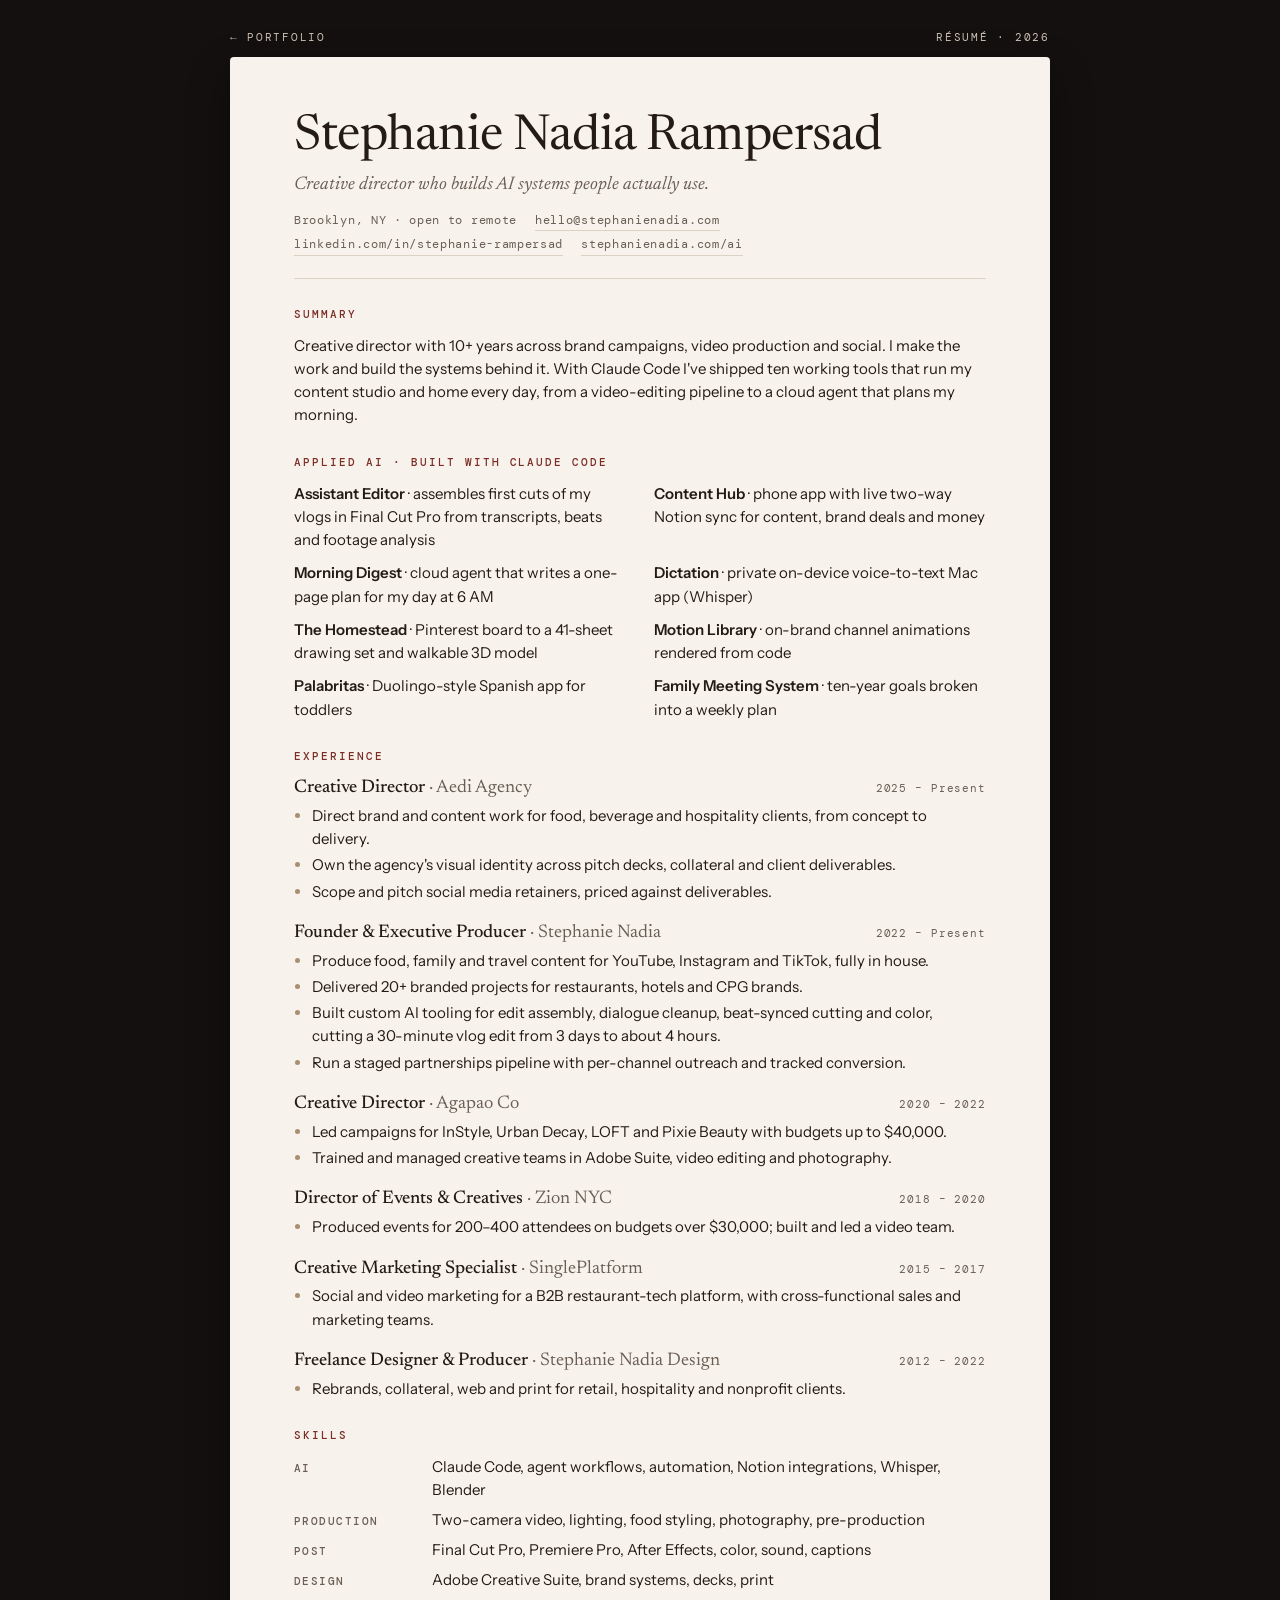
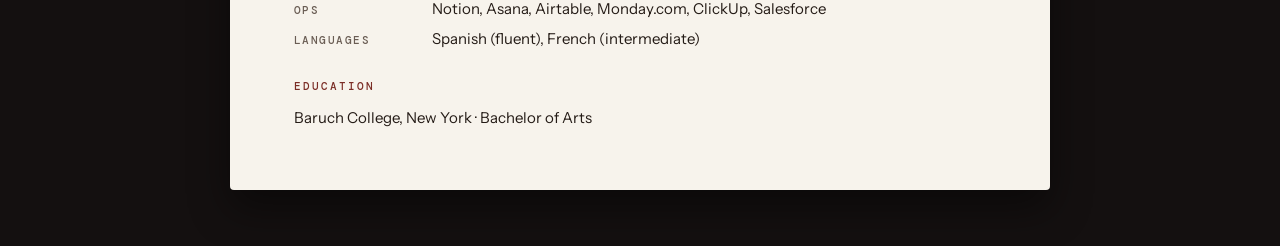
<file: ai/resume/index.html>
<!doctype html>
<html lang="en">
<head>
<meta charset="utf-8">
<meta name="viewport" content="width=device-width, initial-scale=1, viewport-fit=cover">
<title>Stephanie Nadia Rampersad Résumé</title>
<meta name="description" content="Résumé: creative director building AI systems people actually use.">
<link rel="preconnect" href="https://fonts.googleapis.com">
<link rel="preconnect" href="https://fonts.gstatic.com" crossorigin>
<link rel="stylesheet" href="https://fonts.googleapis.com/css2?family=Newsreader:ital,opsz,wght@0,6..72,300..600;1,6..72,300..500&family=Instrument+Sans:wght@400;500;600&family=DM+Mono:wght@400;500&display=swap">
<style>
:root{--desk:#141010;--paper:#F7F3EC;--ink:#241B16;--ink-2:#6A5D54;--rule:#DCD2C3;--pen:#7B2D26;
  --f-display:"Newsreader","Iowan Old Style",Georgia,serif;--f-body:"Instrument Sans","Avenir Next","Helvetica Neue",Arial,sans-serif;--f-mono:"DM Mono",ui-monospace,Menlo,monospace;color-scheme:light}
*{box-sizing:border-box}
body{margin:0;background:var(--desk);color:var(--ink);font:15px/1.55 var(--f-body);-webkit-font-smoothing:antialiased;padding:32px 16px 56px}
a{color:inherit}
.bar{max-width:820px;margin:0 auto 14px;display:flex;justify-content:space-between;font:400 11px/1 var(--f-mono);letter-spacing:.16em;text-transform:uppercase;color:#cbbfb2}
.bar a{text-decoration:none}.bar a:hover{color:#fff}
.sheet{max-width:820px;margin:0 auto;background:var(--paper);border-radius:4px;padding:56px 64px 60px;box-shadow:0 18px 40px rgba(0,0,0,.45)}
h1{font:400 clamp(2.2rem,5vw,3.1rem)/1 var(--f-display);letter-spacing:-.01em;margin:0 0 10px}
.tag{font:italic 400 1.15rem/1.3 var(--f-display);color:var(--ink-2);margin:0 0 14px}
.contact{font:400 11.5px/1.7 var(--f-mono);letter-spacing:.06em;color:var(--ink-2);display:flex;flex-wrap:wrap;gap:4px 18px;padding-bottom:22px;border-bottom:1px solid var(--rule)}
.contact a{text-decoration:none;border-bottom:1px solid var(--rule)}
h2{font:500 11px/1 var(--f-mono);letter-spacing:.18em;text-transform:uppercase;color:var(--pen);margin:30px 0 14px}
p{margin:0}
.job{margin-bottom:18px;break-inside:avoid}
.head{display:flex;justify-content:space-between;align-items:baseline;gap:16px;flex-wrap:wrap;margin-bottom:4px}
.role{font:500 1.15rem/1.3 var(--f-display)}.role span{color:var(--ink-2);font-weight:400}
.dates{font:400 11px/1 var(--f-mono);letter-spacing:.08em;color:var(--ink-2);white-space:nowrap}
ul{margin:0;padding-left:18px}li{margin:3px 0}li::marker{color:var(--soft,#A98F72)}
.ai{display:grid;grid-template-columns:repeat(2,minmax(0,1fr));gap:10px 28px;list-style:none;padding:0}
.ai li{margin:0}.ai b{font-weight:600}
.skills{display:grid;grid-template-columns:120px 1fr;gap:6px 18px}
.skills b{font:500 10.5px/1.9 var(--f-mono);letter-spacing:.14em;text-transform:uppercase;color:var(--ink-2)}
@media (max-width:640px){.sheet{padding:32px 22px 40px}.ai{grid-template-columns:1fr}.skills{grid-template-columns:1fr;gap:2px}.skills dd{margin-bottom:10px}}
dl,dd{margin:0}
@media print{
  @page{size:Letter;margin:.45in .55in}
  body{background:#fff;padding:0;font-size:9.6pt;line-height:1.4}
  .bar{display:none}.sheet{box-shadow:none;padding:0;max-width:none}
  h1{font-size:24pt}.tag{font-size:11pt;margin-bottom:6pt}
  h2{margin:14pt 0 7pt}.job{margin-bottom:9pt}.role{font-size:11pt}
}
</style>
</head>
<body>
<nav class="bar"><a href="/ai/">← Portfolio</a><span>Résumé · 2026</span></nav>
<main class="sheet">
  <h1>Stephanie Nadia Rampersad</h1>
  <p class="tag">Creative director who builds AI systems people actually use.</p>
  <div class="contact">
    <span>Brooklyn, NY · open to remote</span>
    <a href="mailto:hello@stephanienadia.com">hello@stephanienadia.com</a>
    <a href="https://www.linkedin.com/in/stephanie-rampersad" target="_blank" rel="noopener">linkedin.com/in/stephanie-rampersad</a>
    <a href="/ai/">stephanienadia.com/ai</a>
  </div>

  <h2>Summary</h2>
  <p>Creative director with 10+ years across brand campaigns, video production and social. I make the work and build the systems behind it. With Claude Code I've shipped ten working tools that run my content studio and home every day, from a video-editing pipeline to a cloud agent that plans my morning.</p>

  <h2>Applied AI · built with Claude Code</h2>
  <ul class="ai">
    <li><b>Assistant Editor</b> · assembles first cuts of my vlogs in Final Cut Pro from transcripts, beats and footage analysis</li>
    <li><b>Content Hub</b> · phone app with live two-way Notion sync for content, brand deals and money</li>
    <li><b>Morning Digest</b> · cloud agent that writes a one-page plan for my day at 6 AM</li>
    <li><b>Dictation</b> · private on-device voice-to-text Mac app (Whisper)</li>
    <li><b>The Homestead</b> · Pinterest board to a 41-sheet drawing set and walkable 3D model</li>
    <li><b>Motion Library</b> · on-brand channel animations rendered from code</li>
    <li><b>Palabritas</b> · Duolingo-style Spanish app for toddlers</li>
    <li><b>Family Meeting System</b> · ten-year goals broken into a weekly plan</li>
  </ul>

  <h2>Experience</h2>
  <div class="job">
    <div class="head"><span class="role">Creative Director <span>· Aedi Agency</span></span><span class="dates">2025 – Present</span></div>
    <ul>
      <li>Direct brand and content work for food, beverage and hospitality clients, from concept to delivery.</li>
      <li>Own the agency's visual identity across pitch decks, collateral and client deliverables.</li>
      <li>Scope and pitch social media retainers, priced against deliverables.</li>
    </ul>
  </div>
  <div class="job">
    <div class="head"><span class="role">Founder &amp; Executive Producer <span>· Stephanie Nadia</span></span><span class="dates">2022 – Present</span></div>
    <ul>
      <li>Produce food, family and travel content for YouTube, Instagram and TikTok, fully in house.</li>
      <li>Delivered 20+ branded projects for restaurants, hotels and CPG brands.</li>
      <li>Built custom AI tooling for edit assembly, dialogue cleanup, beat-synced cutting and color, cutting a 30-minute vlog edit from 3 days to about 4 hours.</li>
      <li>Run a staged partnerships pipeline with per-channel outreach and tracked conversion.</li>
    </ul>
  </div>
  <div class="job">
    <div class="head"><span class="role">Creative Director <span>· Agapao Co</span></span><span class="dates">2020 – 2022</span></div>
    <ul>
      <li>Led campaigns for InStyle, Urban Decay, LOFT and Pixie Beauty with budgets up to $40,000.</li>
      <li>Trained and managed creative teams in Adobe Suite, video editing and photography.</li>
    </ul>
  </div>
  <div class="job">
    <div class="head"><span class="role">Director of Events &amp; Creatives <span>· Zion NYC</span></span><span class="dates">2018 – 2020</span></div>
    <ul>
      <li>Produced events for 200–400 attendees on budgets over $30,000; built and led a video team.</li>
    </ul>
  </div>
  <div class="job">
    <div class="head"><span class="role">Creative Marketing Specialist <span>· SinglePlatform</span></span><span class="dates">2015 – 2017</span></div>
    <ul>
      <li>Social and video marketing for a B2B restaurant-tech platform, with cross-functional sales and marketing teams.</li>
    </ul>
  </div>
  <div class="job">
    <div class="head"><span class="role">Freelance Designer &amp; Producer <span>· Stephanie Nadia Design</span></span><span class="dates">2012 – 2022</span></div>
    <ul><li>Rebrands, collateral, web and print for retail, hospitality and nonprofit clients.</li></ul>
  </div>

  <h2>Skills</h2>
  <dl class="skills">
    <dt><b>AI</b></dt><dd>Claude Code, agent workflows, automation, Notion integrations, Whisper, Blender</dd>
    <dt><b>Production</b></dt><dd>Two-camera video, lighting, food styling, photography, pre-production</dd>
    <dt><b>Post</b></dt><dd>Final Cut Pro, Premiere Pro, After Effects, color, sound, captions</dd>
    <dt><b>Design</b></dt><dd>Adobe Creative Suite, brand systems, decks, print</dd>
    <dt><b>Ops</b></dt><dd>Notion, Asana, Airtable, Monday.com, ClickUp, Salesforce</dd>
    <dt><b>Languages</b></dt><dd>Spanish (fluent), French (intermediate)</dd>
  </dl>

  <h2>Education</h2>
  <p>Baruch College, New York · Bachelor of Arts</p>
</main>
</body>
</html>
</file>
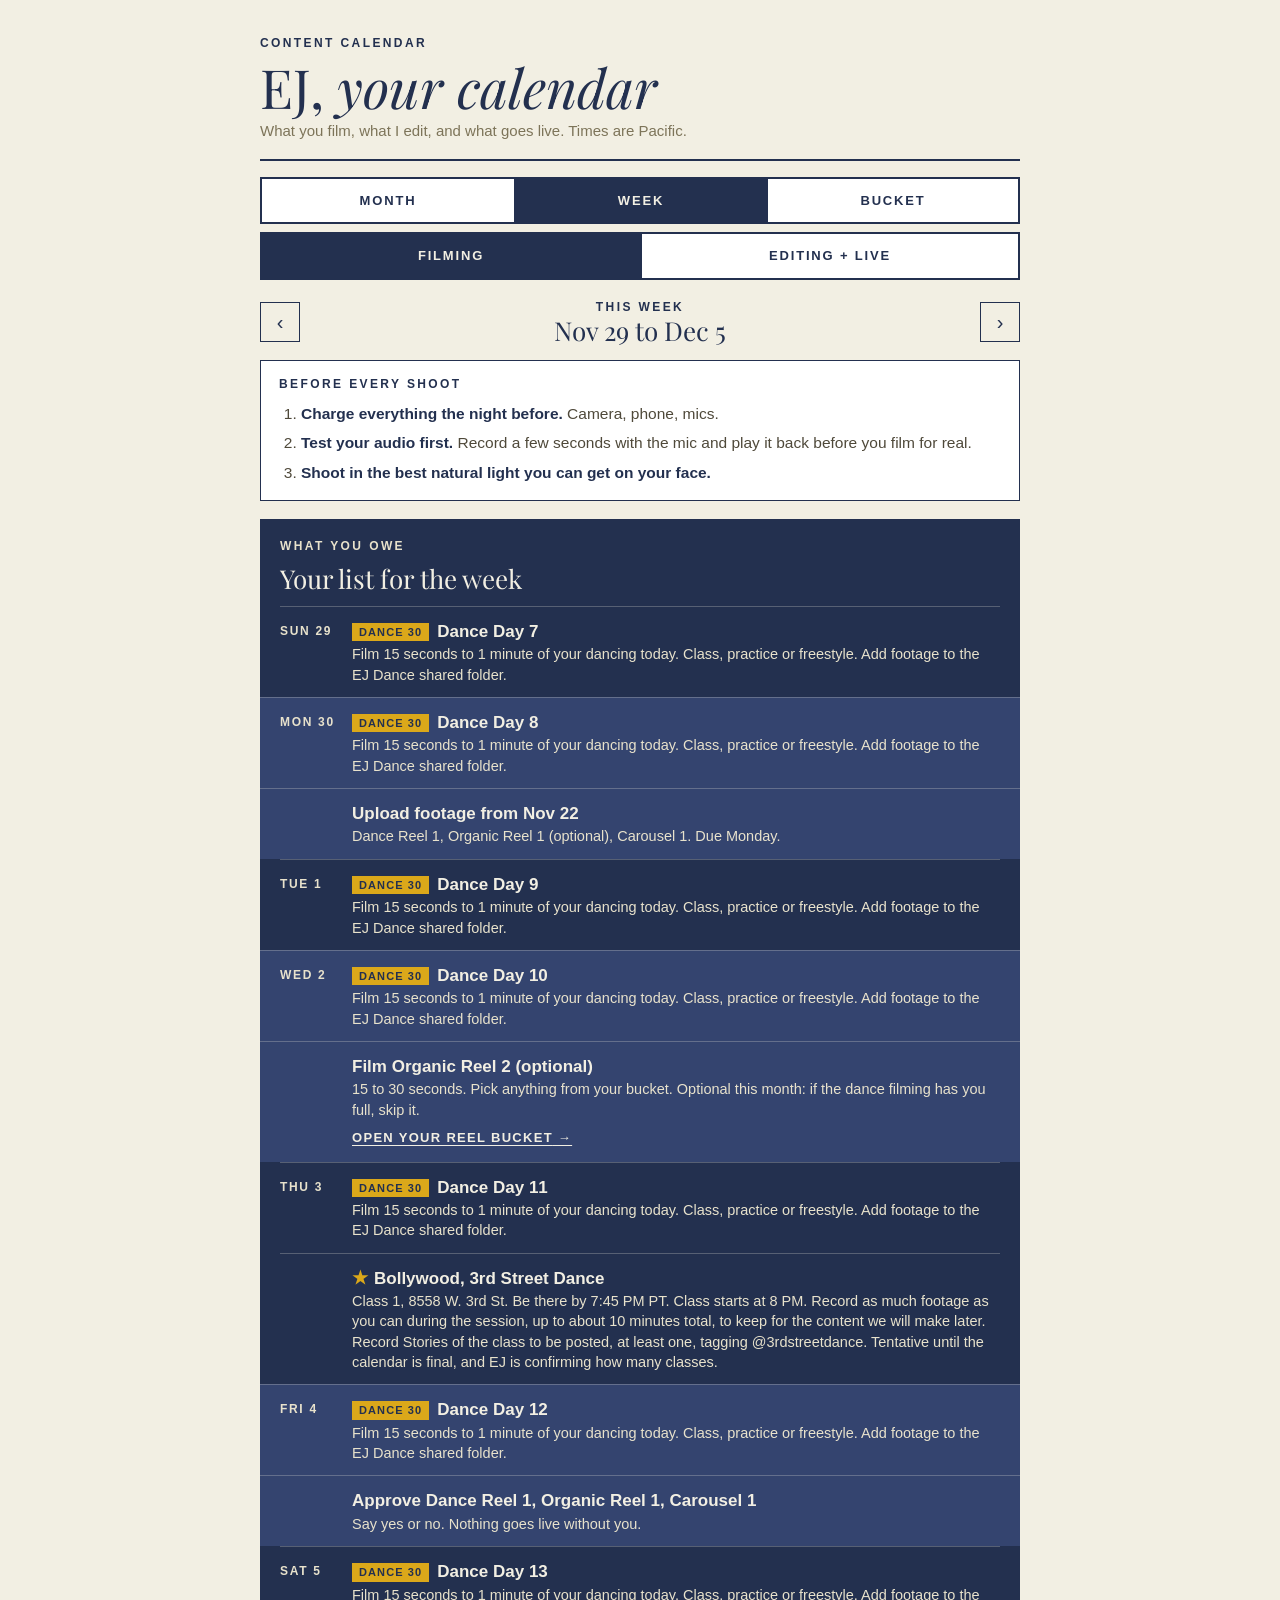
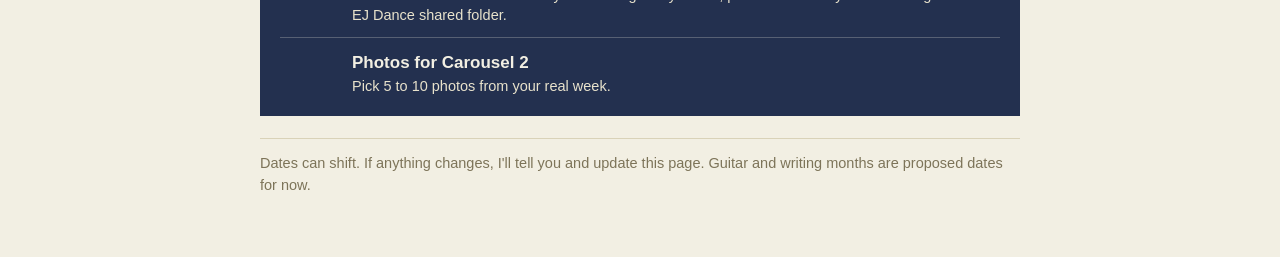
<file: clients/ej-bonilla/index.html>
<!doctype html>
<html lang="en">
<head>
<meta charset="utf-8">
<meta name="viewport" content="width=device-width, initial-scale=1, viewport-fit=cover">
<meta name="robots" content="noindex, nofollow, noarchive, nosnippet, noimageindex">
<meta name="googlebot" content="noindex, nofollow">
<meta name="referrer" content="no-referrer">
<title>EJ Content Calendar</title>
<style>
@font-face{font-family:PF;font-weight:400 900;font-style:normal;src:url(Playfair.woff2) format("woff2")}
@font-face{font-family:PF;font-weight:400 900;font-style:italic;src:url(PlayfairItalic.woff2) format("woff2")}
:root{--bg:#f2efe3;--ink:#23304f;--body:#4f493a;--mut:#7d7459;--card:#fff;--line:#d9d2b8;--soft:#e8e2cc;
--film:#23304f;--edit:#9a6a2b;--post:#4f6b4a;--dance:#dba81a;--stage:#a3243b;--guitar:#8e9be0;--writing:#9db38a;
--serif:PF,"Playfair Display",Georgia,serif;--sans:"Helvetica Neue",Arial,sans-serif}
*{box-sizing:border-box}
html{-webkit-text-size-adjust:100%}
body{margin:0;background:var(--bg);color:var(--body);font-family:var(--sans);font-size:17px;line-height:1.5;
padding:max(14px,env(safe-area-inset-top,0px)) max(16px,env(safe-area-inset-right,0px)) 60px max(16px,env(safe-area-inset-left,0px))}
main{max-width:760px;margin:0 auto}
h1,h2,h3,p,ul{margin:0;padding:0;text-wrap:pretty}ul{list-style:none}
button{font:inherit;color:inherit;cursor:pointer}
:focus-visible{outline:3px solid var(--ink);outline-offset:2px}
.eyebrow{font-size:12px;letter-spacing:.2em;text-transform:uppercase;font-weight:700;color:var(--ink)}
header{padding:20px 0 16px;border-bottom:2px solid var(--ink)}
h1{font-family:var(--serif);font-weight:400;font-size:42px;line-height:1.08;color:var(--ink);margin:6px 0 4px;text-wrap:balance}h1 i{font-style:italic}
.sub{font-size:15px;color:var(--mut)}
.key{margin:0 0 16px;border-top:1px solid var(--line);border-bottom:1px solid var(--line)}
.key .row{padding:12px 0}.key .row+.row{border-top:1px solid var(--line)}
.key .lab{font-size:11px;letter-spacing:.2em;text-transform:uppercase;font-weight:700;color:var(--mut);margin-bottom:8px}
.cols3{display:grid;grid-template-columns:repeat(3,1fr);gap:8px}
.cl{display:flex;gap:8px;align-items:flex-start;line-height:1.25}
.sw{width:12px;height:12px;border-radius:2px;flex:none;margin-top:3px}
.cl b{display:block;color:var(--ink);font-size:14.5px}.cl span{font-size:12.5px;color:var(--mut)}
.shapes{display:grid;grid-template-columns:repeat(5,1fr);gap:6px;text-align:center}
.shapes div{display:flex;flex-direction:column;align-items:center;gap:4px;font-size:12px;line-height:1.2;color:var(--body)}
.shapes .g{margin:0}
.seg{display:grid;grid-template-columns:repeat(3,1fr);border:2px solid var(--ink);margin:16px 0 18px}
.seg button{border:0;background:transparent;padding:12px;font-weight:700;letter-spacing:.14em;text-transform:uppercase;font-size:13px;color:var(--ink)}
.seg button{background:var(--card)}.seg button+button{border-left:2px solid var(--ink)}
.seg button[aria-pressed=true]{background:var(--ink);color:var(--bg)}
.seg.two{grid-template-columns:repeat(2,1fr);margin-top:-10px;margin-bottom:18px}
.nav{display:grid;grid-template-columns:40px 1fr 40px;align-items:center;gap:8px;margin-bottom:14px}
.nav button.ar{height:40px;border:1.5px solid var(--ink);background:transparent;font-size:20px;line-height:1;color:var(--ink);padding:0}
.nav .mid{text-align:center}.nav .mid h2{font-family:var(--serif);font-weight:400;font-size:26px;line-height:1.15;color:var(--ink)}
.today-btn{margin-top:2px;border:0;background:none;font-size:11px;letter-spacing:.16em;text-transform:uppercase;font-weight:700;color:var(--mut);padding:6px 4px;border-bottom:1px solid var(--line);border-radius:0}.today-btn:hover{color:var(--ink);border-color:var(--ink)}
.tips{background:var(--card);border:1.5px solid var(--ink);padding:14px 18px 12px;margin-bottom:18px}.tips .eyebrow{margin-bottom:6px}.tips ol{margin:0;padding-left:22px}.tips li{padding:4px 0;color:var(--body);font-size:15.5px;line-height:1.4}.tips b{color:var(--ink);font-weight:600}
.owe{background:var(--ink);color:var(--bg);padding:18px 20px 8px;margin-bottom:18px}
.owe .eyebrow{color:var(--soft)}.owe h2{font-family:var(--serif);font-weight:400;font-size:26px;color:var(--bg);margin:4px 0 8px}
.owe li{display:grid;grid-template-columns:62px 1fr;gap:10px;padding:12px 0;border-top:1px solid rgba(242,239,227,.25)}
.owe li.b1{background:#34446f;margin:0 -20px;padding-left:20px;padding-right:20px}.owe .dy{font-size:12px;letter-spacing:.14em;text-transform:uppercase;font-weight:700;color:var(--soft);padding-top:3px}
.owe b{color:var(--bg);font-weight:600}.owe small{display:block;color:var(--soft);font-size:14.5px;line-height:1.4}
.owe .bk-link{display:inline-block;margin-top:8px;color:var(--bg);font-weight:700;font-size:13px;letter-spacing:.1em;text-transform:uppercase;text-decoration:underline;text-underline-offset:3px}.owe .bk-link::after{content:' →'}
.owe .ptag{display:inline-block;margin-right:8px;padding:1px 7px;font-size:11px;letter-spacing:.1em;text-transform:uppercase;font-weight:700;background:var(--p);color:#23304f;vertical-align:1px}.owe .ptag.dance{--p:var(--dance)}.owe .ptag.guitar{--p:var(--guitar)}.owe .ptag.writing{--p:var(--writing)}
.owe .none{padding:10px 0 14px;border:0;display:block;color:var(--soft)}
.day{display:grid;grid-template-columns:58px 1fr;gap:12px;padding:12px 0;border-top:1px solid var(--line)}
.day.alt{background:#e3e8f3;margin:0 -12px;padding:12px}.day.today .dl{background:var(--ink);color:var(--bg)}
.dl{text-align:center;padding:6px 0;align-self:start}.dl b{display:block;font-size:12px;letter-spacing:.14em;text-transform:uppercase;color:inherit}.dl span{font-family:var(--serif);font-size:24px;line-height:1.1;color:inherit}
.dl{color:var(--ink)}
.empty{color:var(--mut);font-size:15px;padding-top:8px}
.evs{display:grid;gap:8px;min-width:0}
.e{display:grid;grid-template-columns:auto 1fr;gap:10px;background:var(--card);border-left:6px solid var(--c);padding:10px 12px;min-width:0}
.e.film{--c:var(--film)}.e.edit{--c:var(--edit)}.e.post{--c:var(--post)}.e.class{--c:var(--stage)}.e.guitar{--c:var(--guitar)}.e.writing{--c:var(--writing)}
.e h3{font-size:16.5px;font-weight:700;color:var(--ink);line-height:1.3}
.e p{font-size:14.5px;line-height:1.4;color:var(--body)}
.star{color:var(--dance);margin-right:6px;font-size:1.05em;line-height:1}.ch .star{margin-right:3px;font-size:1em}
.tag{display:inline-block;margin-top:5px;font-size:11.5px;letter-spacing:.12em;text-transform:uppercase;font-weight:700;color:var(--c)}
.g{width:22px;height:22px;display:grid;place-items:center;color:var(--c);flex:none}
.g svg{width:20px;height:20px;fill:currentColor}
.months{display:grid;grid-template-columns:repeat(5,1fr);gap:6px;margin-bottom:14px}
.months button{border:2px solid var(--ink);background:var(--card);padding:10px 2px;font-weight:700;font-size:13px;letter-spacing:.1em;text-transform:uppercase;color:var(--ink)}
.months button[aria-pressed=true]{background:var(--ink);color:var(--bg)}
.mt{font-family:var(--serif);font-weight:400;font-size:30px;color:var(--ink);margin-bottom:10px}
.grid{display:grid;grid-template-columns:repeat(7,minmax(0,1fr));gap:3px}
.wd{font-size:11px;letter-spacing:.12em;text-transform:uppercase;font-weight:700;text-align:center;color:var(--mut);padding:4px 0}
.c{background:var(--card);border:0;border-top:3px solid transparent;min-height:68px;padding:5px 3px 4px;text-align:left;display:flex;flex-direction:column;gap:4px;align-items:center;min-width:0}
.c.out{background:transparent}.c.out .n{color:var(--line)}
.c.today{border-top-color:var(--ink);box-shadow:inset 0 0 0 2px var(--ink)}
.c[aria-pressed=true]{background:var(--soft);box-shadow:inset 0 0 0 2px var(--ink)}
.c .n{font-size:14px;font-weight:700;color:var(--ink)}
.dots{display:flex;flex-wrap:wrap;gap:3px;justify-content:center}
.dt{width:13px;height:13px;color:var(--c);display:block}.dt svg{width:13px;height:13px;fill:currentColor;display:block}
.dt.film{--c:var(--film)}.dt.edit{--c:var(--edit)}.dt.post{--c:var(--post)}.dt.class{--c:var(--stage)}.dt.dance{outline:2px solid var(--dance);outline-offset:1px}.dt.guitar{--c:var(--guitar)}.dt.writing{--c:var(--writing)}
.chips{display:none}
.detail{margin-top:16px;border-top:2px solid var(--ink);padding-top:14px}
.detail>h3{font-family:var(--serif);font-weight:400;font-size:24px;color:var(--ink);margin-bottom:10px}
.detail .go{margin-top:12px;border:2px solid var(--ink);background:transparent;padding:10px 14px;font-weight:700;letter-spacing:.1em;text-transform:uppercase;font-size:12.5px;color:var(--ink)}
.bk{background:var(--ink);color:var(--bg);padding:20px 20px 8px}
.bk .eyebrow{color:var(--soft)}.bk h2{font-family:var(--serif);font-weight:400;font-size:30px;line-height:1.1;color:var(--bg);margin:6px 0 8px}
.bk .bsub{font-size:15px;line-height:1.45;color:var(--soft);margin-bottom:6px}
.bk li{display:grid;grid-template-columns:34px 1fr;gap:10px;padding:16px 0;border-top:1px solid rgba(242,239,227,.25)}
.bk li>b{font-family:var(--serif);font-weight:400;font-size:28px;line-height:1;color:var(--soft)}
.bk h3{font-family:var(--serif);font-weight:500;font-size:21px;line-height:1.2;color:var(--bg)}
.bk li p{font-size:15px;line-height:1.4;color:var(--soft);margin-top:3px}
.oo{margin-top:22px;border:2px solid var(--ink);padding:18px 20px 6px;background:var(--card)}
.oo .eyebrow{color:var(--mut)}.oo h2{font-family:var(--serif);font-weight:400;font-size:26px;line-height:1.15;color:var(--ink);margin:6px 0 4px}
.oo .bsub{font-size:15px;line-height:1.45;color:var(--mut)}
.oo li{padding:16px 0;border-top:1px solid var(--line);margin-top:12px}
.oo h3{font-family:var(--serif);font-weight:500;font-size:21px;line-height:1.2;color:var(--ink)}
.oo li p{font-size:15px;line-height:1.45;color:var(--body);margin-top:4px}
.bank{margin-top:22px;border:2px solid var(--ink);background:var(--card)}
.bank summary{list-style:none;cursor:pointer;padding:16px 20px;display:flex;justify-content:space-between;align-items:center;gap:12px}
.bank summary::-webkit-details-marker{display:none}
.bank summary h2{font-family:var(--serif);font-weight:400;font-size:22px;line-height:1.15;color:var(--ink);margin-top:4px}
.bank summary .pm{font-size:26px;line-height:1;color:var(--ink);flex:none}.bank[open] summary .pm::before{content:"\2212"}.bank:not([open]) summary .pm::before{content:"+"}
.bank .in{padding:0 20px 6px;border-top:1px solid var(--line)}
.bank .bsub{font-size:15px;line-height:1.45;color:var(--mut);padding:14px 0 4px}
.bank li{padding:14px 0;border-top:1px solid var(--line);margin-top:10px}
.bank h3{font-family:var(--serif);font-weight:500;font-size:20px;line-height:1.2;color:var(--ink)}
.bank li p{font-size:15px;line-height:1.45;color:var(--body);margin-top:3px}
.note{font-size:14.5px;color:var(--mut);margin-top:22px;border-top:1px solid var(--line);padding-top:14px}
@media (min-width:640px){
 .c{min-height:104px;align-items:stretch}.dots{display:none}
 .chips{display:grid;gap:3px}
 .ch{display:block;font-size:11.5px;line-height:1.25;color:#fff;background:var(--c);padding:2px 4px;overflow:hidden;text-overflow:ellipsis;white-space:nowrap}
 .ch.film{--c:var(--film)}.ch.edit{--c:var(--edit)}.ch.post{--c:var(--post)}.ch.class{--c:var(--stage)}.ch.dance{border-left:5px solid var(--dance)}.ch.guitar{--c:var(--guitar);color:#23304f}.ch.writing{--c:var(--writing);color:#23304f}.e.dance .tag{color:#8a6500}.e.guitar .tag{color:#4a58a6}.e.writing .tag{color:#58763f}
 .more{font-size:11px;color:var(--mut)}
 h1{font-size:54px}
}
@media (max-width:420px){.legend{grid-template-columns:1fr}h1{font-size:38px}}
@media (prefers-reduced-motion:no-preference){.owe,.day,.e{animation:in .25s ease both}@keyframes in{from{opacity:.0;transform:translateY(4px)}to{opacity:1;transform:none}}}
</style>
</head>
<body>
<main>
<header>
 <div class="eyebrow">Content calendar</div>
 <h1>EJ, <i>your calendar</i></h1>
 <p class="sub">What you film, what I edit, and what goes live. Times are Pacific.</p>
</header>
<div class="seg" role="group" aria-label="View"><button id="bm" aria-pressed="true">Month</button><button id="bw" aria-pressed="false">Week</button><button id="bb" aria-pressed="false">Bucket</button></div>
<div class="seg two" role="group" aria-label="Which calendar"><button id="cf" aria-pressed="true">Filming</button><button id="ce" aria-pressed="false">Editing + live</button></div>
 <div class="key" id="key" aria-label="Color key"><div class="row"><div class="lab">Color</div><div class="cols3">
   <div class="cl"><span class="sw" style="background:var(--film)"></span><div><b>You film</b><span>upload, approve</span></div></div>
   <div class="cl"><span class="sw" style="background:var(--edit)"></span><div><b>Steph edits</b><span>nothing for you</span></div></div>
   <div class="cl"><span class="sw" style="background:var(--post)"></span><div><b>Goes live</b><span>at the set time</span></div></div>
  </div></div>
 </div>
<section id="month"></section>
<div class="key" id="key2" aria-label="30-day project key">
  <div class="row"><div class="lab">30-day projects</div><div class="cols3">
   <div class="cl"><span class="sw" style="background:var(--film);box-shadow:inset 4px 0 0 var(--dance)"></span><div><b>Dance 30</b><span>Nov 23 to Dec 22, marked with a mustard tag. Film 15 sec to 1 min a day, plus classes and reels</span></div></div>
   <div class="cl"><span class="sw" style="background:var(--guitar)"></span><div><b>Guitar 30</b><span>Dec 28 to Jan 26. Film 10 to 30 sec a day, plus reels</span></div></div>
   <div class="cl"><span class="sw" style="background:var(--stage)"></span><div><b>★ Classes and sessions</b><span>A mustard star marks a day with a studio or choreographer, not a free dance day. Time shown</span></div></div>
   <div class="cl"><span class="sw" style="background:var(--writing)"></span><div><b>Writing 30</b><span>Feb 1 to Mar 2. Film 10 to 30 sec a day, plus reels</span></div></div>
  </div></div>
</div>
<section id="week" hidden></section>
<section id="bucket" hidden></section>
<p class="note">Dates can shift. If anything changes, I'll tell you and update this page. Guitar and writing months are proposed dates for now.</p>
</main>
<script>
const EVENTS=[{"d": "2026-11-07", "phase": "film", "kind": "note", "title": "Back in Los Angeles", "desc": "You're home the day before filming starts.", "owner": "Steph", "time": null, "note": null}, {"d": "2026-11-10", "phase": "post", "kind": "carousel", "title": "Toronto photo dump carousel goes live", "desc": "A photo dump carousel from Toronto.", "owner": "Steph", "time": null, "note": null}, {"d": "2026-11-23", "phase": "dance", "kind": "dance", "title": "Dance Day 1", "desc": "Film 15 seconds to 1 minute of your dancing today. Class, practice or freestyle. Also film your explanation video, talking to camera: who you are, why you are doing this, what you will do over the 30 days, and how you feel about it. Be honest about what scares or worries you, what excites you and what you hope for. Add footage to the EJ Dance shared folder.", "owner": "EJ", "time": null, "note": null, "proj": "dance"}, {"d": "2026-11-23", "phase": "dance", "kind": "class", "title": "Two-hour session with Taylor and Iván Marić, The M.FAM", "desc": "Confirmed. 1 to 3 PM PT at Millennium Dance Complex, Studio City. Be there by 12:45 PM (15 minutes early). Record as much footage as you can during the session, up to about 10 minutes total, to keep for the content we will make later. Record Stories of the session to be posted, at least one, tagging @the.maricfam and @millenniumdancecomplex.", "owner": "EJ", "time": "12:45 PM PT", "note": null, "proj": "class"}, {"d": "2026-11-24", "phase": "dance", "kind": "dance", "title": "Dance Day 2", "desc": "Film 15 seconds to 1 minute of your dancing today. Class, practice or freestyle. Add footage to the EJ Dance shared folder.", "owner": "EJ", "time": null, "note": null, "proj": "dance"}, {"d": "2026-11-25", "phase": "dance", "kind": "dance", "title": "Dance Day 3", "desc": "Film 15 seconds to 1 minute of your dancing today. Class, practice or freestyle. Add footage to the EJ Dance shared folder.", "owner": "EJ", "time": null, "note": null, "proj": "dance"}, {"d": "2026-11-25", "phase": "film", "kind": "organic", "title": "Film Organic Reel 1 (optional)", "desc": "15 to 30 seconds. Pick anything from your bucket. Optional this month: if the dance filming has you full, skip it.", "owner": "EJ", "time": null, "note": null}, {"d": "2026-11-26", "phase": "dance", "kind": "dance", "title": "Dance Day 4, Thanksgiving", "desc": "Happy Thanksgiving. No class today. Dance wherever you are, and silly is welcome, like dancing around the turkey. Add footage to the EJ Dance shared folder.", "owner": "EJ", "time": null, "note": null, "proj": "dance"}, {"d": "2026-11-26", "phase": "film", "kind": "note", "title": "Thanksgiving", "desc": "No class today. Dance wherever you are.", "owner": "EJ", "time": null, "note": null}, {"d": "2026-11-27", "phase": "dance", "kind": "dance", "title": "Dance Day 5", "desc": "Film 15 seconds to 1 minute of your dancing today. Class, practice or freestyle. Add footage to the EJ Dance shared folder.", "owner": "EJ", "time": null, "note": null, "proj": "dance"}, {"d": "2026-11-28", "phase": "dance", "kind": "dance", "title": "Dance Day 6", "desc": "Film 15 seconds to 1 minute of your dancing today. Class, practice or freestyle. Add footage to the EJ Dance shared folder.", "owner": "EJ", "time": null, "note": null, "proj": "dance"}, {"d": "2026-11-28", "phase": "film", "kind": "carousel", "title": "Photos for Carousel 1", "desc": "Pick 5 to 10 photos from your real week.", "owner": "EJ", "time": null, "note": null}, {"d": "2026-11-29", "phase": "dance", "kind": "dance", "title": "Dance Day 7", "desc": "Film 15 seconds to 1 minute of your dancing today. Class, practice or freestyle. Add footage to the EJ Dance shared folder.", "owner": "EJ", "time": null, "note": null, "proj": "dance"}, {"d": "2026-11-30", "phase": "dance", "kind": "dance", "title": "Dance Day 8", "desc": "Film 15 seconds to 1 minute of your dancing today. Class, practice or freestyle. Add footage to the EJ Dance shared folder.", "owner": "EJ", "time": null, "note": null, "proj": "dance"}, {"d": "2026-11-30", "phase": "film", "kind": "upload", "title": "Upload footage from Nov 22", "desc": "Dance Reel 1, Organic Reel 1 (optional), Carousel 1. Due Monday.", "owner": "EJ", "time": null, "note": null}, {"d": "2026-12-01", "phase": "dance", "kind": "dance", "title": "Dance Day 9", "desc": "Film 15 seconds to 1 minute of your dancing today. Class, practice or freestyle. Add footage to the EJ Dance shared folder.", "owner": "EJ", "time": null, "note": null, "proj": "dance"}, {"d": "2026-12-01", "phase": "edit", "kind": "signature", "title": "Edit Dance Reel 1", "desc": "Your explanation video, talking to camera: who you are, why you are doing this and what you will do over the 30 days (why you are doing this and what you will do over the 30 days), and how you feel about it. Be honest and open: what scares or worries you, what excites you, what you hope for. Showing the nerves is what makes people relate and stay to follow the journey. Then end on Day 1: your 15 second dancing clip for the day", "owner": "Steph", "time": null, "note": null, "proj": "dance"}, {"d": "2026-12-01", "phase": "edit", "kind": "organic", "title": "Edit Organic Reel 1 (optional)", "desc": "Only if EJ filmed it.", "owner": "Steph", "time": null, "note": null}, {"d": "2026-12-01", "phase": "edit", "kind": "carousel", "title": "Edit Carousel 1", "desc": "", "owner": "Steph", "time": null, "note": null}, {"d": "2026-12-02", "phase": "dance", "kind": "dance", "title": "Dance Day 10", "desc": "Film 15 seconds to 1 minute of your dancing today. Class, practice or freestyle. Add footage to the EJ Dance shared folder.", "owner": "EJ", "time": null, "note": null, "proj": "dance"}, {"d": "2026-12-02", "phase": "film", "kind": "organic", "title": "Film Organic Reel 2 (optional)", "desc": "15 to 30 seconds. Pick anything from your bucket. Optional this month: if the dance filming has you full, skip it.", "owner": "EJ", "time": null, "note": null}, {"d": "2026-12-03", "phase": "dance", "kind": "dance", "title": "Dance Day 11", "desc": "Film 15 seconds to 1 minute of your dancing today. Class, practice or freestyle. Add footage to the EJ Dance shared folder.", "owner": "EJ", "time": null, "note": null, "proj": "dance"}, {"d": "2026-12-03", "phase": "dance", "kind": "class", "title": "Bollywood, 3rd Street Dance", "desc": "Class 1, 8558 W. 3rd St. Be there by 7:45 PM PT. Class starts at 8 PM. Record as much footage as you can during the session, up to about 10 minutes total, to keep for the content we will make later. Record Stories of the class to be posted, at least one, tagging @3rdstreetdance. Tentative until the calendar is final, and EJ is confirming how many classes.", "owner": "EJ", "time": "7:45 PM PT", "note": null, "proj": "class"}, {"d": "2026-12-04", "phase": "dance", "kind": "dance", "title": "Dance Day 12", "desc": "Film 15 seconds to 1 minute of your dancing today. Class, practice or freestyle. Add footage to the EJ Dance shared folder.", "owner": "EJ", "time": null, "note": null, "proj": "dance"}, {"d": "2026-12-04", "phase": "film", "kind": "approve", "title": "Approve Dance Reel 1, Organic Reel 1, Carousel 1", "desc": "Say yes or no. Nothing goes live without you.", "owner": "EJ", "time": null, "note": null}, {"d": "2026-12-05", "phase": "dance", "kind": "dance", "title": "Dance Day 13", "desc": "Film 15 seconds to 1 minute of your dancing today. Class, practice or freestyle. Add footage to the EJ Dance shared folder.", "owner": "EJ", "time": null, "note": null, "proj": "dance"}, {"d": "2026-12-05", "phase": "film", "kind": "carousel", "title": "Photos for Carousel 2", "desc": "Pick 5 to 10 photos from your real week.", "owner": "EJ", "time": null, "note": null}, {"d": "2026-12-06", "phase": "dance", "kind": "dance", "title": "Dance Day 14", "desc": "Film 15 seconds to 1 minute of your dancing today. Class, practice or freestyle. Add footage to the EJ Dance shared folder.", "owner": "EJ", "time": null, "note": null, "proj": "dance"}, {"d": "2026-12-06", "phase": "post", "kind": "carousel", "title": "Carousel 1 goes live", "desc": "Photos from your week of Nov 22.", "owner": "Steph", "time": "7 PM PT", "note": null}, {"d": "2026-12-06", "phase": "film", "kind": "stories", "title": "Stories", "desc": "3 frames, filmed in the moment.", "owner": "EJ", "time": null, "note": null}, {"d": "2026-12-07", "phase": "dance", "kind": "dance", "title": "Dance Day 15", "desc": "Film 15 seconds to 1 minute of your dancing today. Class, practice or freestyle. Add footage to the EJ Dance shared folder.", "owner": "EJ", "time": null, "note": null, "proj": "dance"}, {"d": "2026-12-07", "phase": "film", "kind": "upload", "title": "Upload footage from Nov 29", "desc": "Dance Reel 2, Organic Reel 2 (optional), Carousel 2. Due Monday.", "owner": "EJ", "time": null, "note": null}, {"d": "2026-12-07", "phase": "film", "kind": "stories", "title": "Stories", "desc": "3 frames, filmed in the moment.", "owner": "EJ", "time": null, "note": null}, {"d": "2026-12-08", "phase": "dance", "kind": "dance", "title": "Dance Day 16", "desc": "Film 15 seconds to 1 minute of your dancing today. Class, practice or freestyle. Add footage to the EJ Dance shared folder.", "owner": "EJ", "time": null, "note": null, "proj": "dance"}, {"d": "2026-12-08", "phase": "post", "kind": "signature", "title": "Dance Reel 1 goes live", "desc": "Your explanation video, talking to camera: who you are, why you are doing this and what you will do over the 30 days (why you are doing this and what you will do over the 30 days), and how you feel about it. Be honest and open: what scares or worries you, what excites you, what you hope for. Showing the nerves is what makes people relate and stay to follow the journey. Then end on Day 1: your 15 second dancing clip for the day", "owner": "Steph", "time": "9 AM PT", "note": null, "proj": "dance"}, {"d": "2026-12-08", "phase": "edit", "kind": "signature", "title": "Edit Dance Reel 2", "desc": "Covers Days 1 to 13 (Nov 23 to Dec 5): every day of dancing so far, with Day 1, Day 2 and so on over the clips Day 4 is Thanksgiving: no class, cut to him dancing silly around the turkey.", "owner": "Steph", "time": null, "note": null, "proj": "dance"}, {"d": "2026-12-08", "phase": "edit", "kind": "organic", "title": "Edit Organic Reel 2 (optional)", "desc": "Only if EJ filmed it.", "owner": "Steph", "time": null, "note": null}, {"d": "2026-12-08", "phase": "edit", "kind": "carousel", "title": "Edit Carousel 2", "desc": "", "owner": "Steph", "time": null, "note": null}, {"d": "2026-12-08", "phase": "film", "kind": "stories", "title": "Stories", "desc": "3 frames, filmed in the moment.", "owner": "EJ", "time": null, "note": null}, {"d": "2026-12-09", "phase": "dance", "kind": "dance", "title": "Dance Day 17", "desc": "Film 15 seconds to 1 minute of your dancing today. Class, practice or freestyle. Add footage to the EJ Dance shared folder.", "owner": "EJ", "time": null, "note": null, "proj": "dance"}, {"d": "2026-12-09", "phase": "film", "kind": "organic", "title": "Film Organic Reel 3 (optional)", "desc": "15 to 30 seconds. Pick anything from your bucket. Optional this month: if the dance filming has you full, skip it.", "owner": "EJ", "time": null, "note": null}, {"d": "2026-12-09", "phase": "film", "kind": "stories", "title": "Stories", "desc": "3 frames, filmed in the moment.", "owner": "EJ", "time": null, "note": null}, {"d": "2026-12-10", "phase": "dance", "kind": "dance", "title": "Dance Day 18", "desc": "Film 15 seconds to 1 minute of your dancing today. Class, practice or freestyle. Add footage to the EJ Dance shared folder.", "owner": "EJ", "time": null, "note": null, "proj": "dance"}, {"d": "2026-12-10", "phase": "dance", "kind": "class", "title": "Bollywood, 3rd Street Dance", "desc": "Class 2, 8558 W. 3rd St. Be there by 7:45 PM PT. Class starts at 8 PM. Record as much footage as you can during the session, up to about 10 minutes total, to keep for the content we will make later. Record Stories of the class to be posted, at least one, tagging @3rdstreetdance. Tentative until the calendar is final, and EJ is confirming how many classes.", "owner": "EJ", "time": "7:45 PM PT", "note": null, "proj": "class"}, {"d": "2026-12-10", "phase": "post", "kind": "organic", "title": "Organic Reel 1 (optional) goes live", "desc": "Whatever you were feeling that week. Only if EJ filmed it.", "owner": "Steph", "time": "6 PM PT", "note": null}, {"d": "2026-12-10", "phase": "film", "kind": "stories", "title": "Stories", "desc": "3 frames, filmed in the moment.", "owner": "EJ", "time": null, "note": null}, {"d": "2026-12-11", "phase": "dance", "kind": "dance", "title": "Dance Day 19", "desc": "Film 15 seconds to 1 minute of your dancing today. Class, practice or freestyle. Add footage to the EJ Dance shared folder.", "owner": "EJ", "time": null, "note": null, "proj": "dance"}, {"d": "2026-12-11", "phase": "film", "kind": "approve", "title": "Approve Dance Reel 2, Organic Reel 2, Carousel 2", "desc": "Say yes or no. Nothing goes live without you.", "owner": "EJ", "time": null, "note": null}, {"d": "2026-12-11", "phase": "film", "kind": "stories", "title": "Stories", "desc": "3 frames, filmed in the moment.", "owner": "EJ", "time": null, "note": null}, {"d": "2026-12-12", "phase": "dance", "kind": "dance", "title": "Dance Day 20", "desc": "Film 15 seconds to 1 minute of your dancing today. Class, practice or freestyle. Add footage to the EJ Dance shared folder.", "owner": "EJ", "time": null, "note": null, "proj": "dance"}, {"d": "2026-12-12", "phase": "film", "kind": "carousel", "title": "Photos for Carousel 3", "desc": "Pick 5 to 10 photos from your real week.", "owner": "EJ", "time": null, "note": null}, {"d": "2026-12-12", "phase": "film", "kind": "stories", "title": "Stories", "desc": "3 frames, filmed in the moment.", "owner": "EJ", "time": null, "note": null}, {"d": "2026-12-13", "phase": "dance", "kind": "dance", "title": "Dance Day 21", "desc": "Film 15 seconds to 1 minute of your dancing today. Class, practice or freestyle. Add footage to the EJ Dance shared folder.", "owner": "EJ", "time": null, "note": null, "proj": "dance"}, {"d": "2026-12-13", "phase": "post", "kind": "carousel", "title": "Carousel 2 goes live", "desc": "Photos from your week of Nov 29.", "owner": "Steph", "time": "7 PM PT", "note": null}, {"d": "2026-12-13", "phase": "film", "kind": "stories", "title": "Stories", "desc": "3 frames, filmed in the moment.", "owner": "EJ", "time": null, "note": null}, {"d": "2026-12-14", "phase": "dance", "kind": "dance", "title": "Dance Day 22", "desc": "Film 15 seconds to 1 minute of your dancing today. Class, practice or freestyle. Add footage to the EJ Dance shared folder.", "owner": "EJ", "time": null, "note": null, "proj": "dance"}, {"d": "2026-12-14", "phase": "film", "kind": "upload", "title": "Upload footage from Dec 6", "desc": "Dance Reel 3, Organic Reel 3 (optional), Carousel 3. Due Monday.", "owner": "EJ", "time": null, "note": null}, {"d": "2026-12-14", "phase": "film", "kind": "stories", "title": "Stories", "desc": "3 frames, filmed in the moment.", "owner": "EJ", "time": null, "note": null}, {"d": "2026-12-15", "phase": "dance", "kind": "dance", "title": "Dance Day 23", "desc": "Film 15 seconds to 1 minute of your dancing today. Class, practice or freestyle. Add footage to the EJ Dance shared folder.", "owner": "EJ", "time": null, "note": null, "proj": "dance"}, {"d": "2026-12-15", "phase": "post", "kind": "signature", "title": "Dance Reel 2 goes live", "desc": "Covers Days 1 to 13 (Nov 23 to Dec 5): every day of dancing so far, with Day 1, Day 2 and so on over the clips Day 4 is Thanksgiving: no class, cut to him dancing silly around the turkey.", "owner": "Steph", "time": "9 AM PT", "note": null, "proj": "dance"}, {"d": "2026-12-15", "phase": "edit", "kind": "signature", "title": "Edit Dance Reel 3", "desc": "Covers Days 14 to 20 (Dec 6 to 12): every day since the last reel, the day count picking up where it stopped", "owner": "Steph", "time": null, "note": null, "proj": "dance"}, {"d": "2026-12-15", "phase": "edit", "kind": "organic", "title": "Edit Organic Reel 3 (optional)", "desc": "Only if EJ filmed it.", "owner": "Steph", "time": null, "note": null}, {"d": "2026-12-15", "phase": "edit", "kind": "carousel", "title": "Edit Carousel 3", "desc": "", "owner": "Steph", "time": null, "note": null}, {"d": "2026-12-15", "phase": "film", "kind": "stories", "title": "Stories", "desc": "3 frames, filmed in the moment.", "owner": "EJ", "time": null, "note": null}, {"d": "2026-12-16", "phase": "dance", "kind": "dance", "title": "Dance Day 24", "desc": "Film 15 seconds to 1 minute of your dancing today. Class, practice or freestyle. Add footage to the EJ Dance shared folder.", "owner": "EJ", "time": null, "note": null, "proj": "dance"}, {"d": "2026-12-16", "phase": "film", "kind": "organic", "title": "Film Organic Reel 4 (optional)", "desc": "15 to 30 seconds. Pick anything from your bucket. Optional this month: if the dance filming has you full, skip it.", "owner": "EJ", "time": null, "note": null}, {"d": "2026-12-16", "phase": "film", "kind": "stories", "title": "Stories", "desc": "3 frames, filmed in the moment.", "owner": "EJ", "time": null, "note": null}, {"d": "2026-12-17", "phase": "dance", "kind": "dance", "title": "Dance Day 25", "desc": "Film 15 seconds to 1 minute of your dancing today. Class, practice or freestyle. Add footage to the EJ Dance shared folder.", "owner": "EJ", "time": null, "note": null, "proj": "dance"}, {"d": "2026-12-17", "phase": "dance", "kind": "class", "title": "Bollywood, 3rd Street Dance", "desc": "Class 3, 8558 W. 3rd St. Be there by 7:45 PM PT. Class starts at 8 PM. Record as much footage as you can during the session, up to about 10 minutes total, to keep for the content we will make later. Record Stories of the class to be posted, at least one, tagging @3rdstreetdance. Tentative until the calendar is final, and EJ is confirming how many classes.", "owner": "EJ", "time": "7:45 PM PT", "note": null, "proj": "class"}, {"d": "2026-12-17", "phase": "post", "kind": "organic", "title": "Organic Reel 2 (optional) goes live", "desc": "Whatever you were feeling that week. Only if EJ filmed it.", "owner": "Steph", "time": "6 PM PT", "note": null}, {"d": "2026-12-17", "phase": "film", "kind": "stories", "title": "Stories", "desc": "3 frames, filmed in the moment.", "owner": "EJ", "time": null, "note": null}, {"d": "2026-12-18", "phase": "dance", "kind": "dance", "title": "Dance Day 26", "desc": "Film 15 seconds to 1 minute of your dancing today. Class, practice or freestyle. Add footage to the EJ Dance shared folder.", "owner": "EJ", "time": null, "note": null, "proj": "dance"}, {"d": "2026-12-18", "phase": "film", "kind": "approve", "title": "Approve Dance Reel 3, Organic Reel 3, Carousel 3", "desc": "Say yes or no. Nothing goes live without you.", "owner": "EJ", "time": null, "note": null}, {"d": "2026-12-18", "phase": "film", "kind": "stories", "title": "Stories", "desc": "3 frames, filmed in the moment.", "owner": "EJ", "time": null, "note": null}, {"d": "2026-12-19", "phase": "dance", "kind": "dance", "title": "Dance Day 27", "desc": "Film 15 seconds to 1 minute of your dancing today. Class, practice or freestyle. Add footage to the EJ Dance shared folder.", "owner": "EJ", "time": null, "note": null, "proj": "dance"}, {"d": "2026-12-19", "phase": "film", "kind": "carousel", "title": "Photos for Carousel 4", "desc": "Pick 5 to 10 photos from your real week.", "owner": "EJ", "time": null, "note": null}, {"d": "2026-12-19", "phase": "film", "kind": "stories", "title": "Stories", "desc": "3 frames, filmed in the moment.", "owner": "EJ", "time": null, "note": null}, {"d": "2026-12-20", "phase": "dance", "kind": "dance", "title": "Dance Day 28", "desc": "Film 15 seconds to 1 minute of your dancing today. Class, practice or freestyle. Add footage to the EJ Dance shared folder.", "owner": "EJ", "time": null, "note": null, "proj": "dance"}, {"d": "2026-12-20", "phase": "post", "kind": "carousel", "title": "Carousel 3 goes live", "desc": "Photos from your week of Dec 6.", "owner": "Steph", "time": "7 PM PT", "note": null}, {"d": "2026-12-20", "phase": "film", "kind": "stories", "title": "Stories", "desc": "3 frames, filmed in the moment.", "owner": "EJ", "time": null, "note": null}, {"d": "2026-12-21", "phase": "dance", "kind": "dance", "title": "Dance Day 29", "desc": "Film 15 seconds to 1 minute of your dancing today. Class, practice or freestyle. Add footage to the EJ Dance shared folder.", "owner": "EJ", "time": null, "note": null, "proj": "dance"}, {"d": "2026-12-21", "phase": "film", "kind": "upload", "title": "Upload footage from Dec 13", "desc": "Dance Reel 4, Organic Reel 4 (optional), Carousel 4. Due Monday.", "owner": "EJ", "time": null, "note": null}, {"d": "2026-12-21", "phase": "film", "kind": "stories", "title": "Stories", "desc": "3 frames, filmed in the moment.", "owner": "EJ", "time": null, "note": null}, {"d": "2026-12-22", "phase": "dance", "kind": "dance", "title": "Dance Day 30", "desc": "Film 15 seconds to 1 minute of your dancing today. Class, practice or freestyle. Add footage to the EJ Dance shared folder.", "owner": "EJ", "time": null, "note": null, "proj": "dance"}, {"d": "2026-12-22", "phase": "post", "kind": "signature", "title": "Dance Reel 3 goes live", "desc": "Covers Days 14 to 20 (Dec 6 to 12): every day since the last reel, the day count picking up where it stopped", "owner": "Steph", "time": "9 AM PT", "note": null, "proj": "dance"}, {"d": "2026-12-22", "phase": "edit", "kind": "signature", "title": "Edit Dance Reel 4", "desc": "Covers Days 21 to 27 (Dec 13 to 19): the next stretch, same day-count text over your dancing", "owner": "Steph", "time": null, "note": null, "proj": "dance"}, {"d": "2026-12-22", "phase": "edit", "kind": "organic", "title": "Edit Organic Reel 4 (optional)", "desc": "Only if EJ filmed it.", "owner": "Steph", "time": null, "note": null}, {"d": "2026-12-22", "phase": "edit", "kind": "carousel", "title": "Edit Carousel 4", "desc": "", "owner": "Steph", "time": null, "note": null}, {"d": "2026-12-22", "phase": "film", "kind": "stories", "title": "Stories", "desc": "3 frames, filmed in the moment.", "owner": "EJ", "time": null, "note": null}, {"d": "2026-12-23", "phase": "post", "kind": "organic", "title": "Organic Reel 3 (optional) goes live", "desc": "Whatever you were feeling that week. Only if EJ filmed it.", "owner": "Steph", "time": "6 PM PT", "note": null}, {"d": "2026-12-23", "phase": "film", "kind": "organic", "title": "Film Organic Reel 5", "desc": "15 to 30 seconds. Pick anything from your bucket.", "owner": "EJ", "time": null, "note": null}, {"d": "2026-12-23", "phase": "film", "kind": "stories", "title": "Stories", "desc": "3 frames, filmed in the moment.", "owner": "EJ", "time": null, "note": null}, {"d": "2026-12-24", "phase": "film", "kind": "stories", "title": "Stories", "desc": "3 frames, filmed in the moment.", "owner": "EJ", "time": null, "note": null}, {"d": "2026-12-25", "phase": "film", "kind": "stories", "title": "Stories", "desc": "3 frames, filmed in the moment.", "owner": "EJ", "time": null, "note": null}, {"d": "2026-12-26", "phase": "film", "kind": "approve", "title": "Approve Dance Reel 4, Organic Reel 4, Carousel 4", "desc": "Say yes or no. Nothing goes live without you.", "owner": "EJ", "time": null, "note": null}, {"d": "2026-12-26", "phase": "film", "kind": "carousel", "title": "Photos for Carousel 5", "desc": "Pick 5 to 10 photos from your real week.", "owner": "EJ", "time": null, "note": null}, {"d": "2026-12-26", "phase": "film", "kind": "stories", "title": "Stories", "desc": "3 frames, filmed in the moment.", "owner": "EJ", "time": null, "note": null}, {"d": "2026-12-27", "phase": "post", "kind": "carousel", "title": "Carousel 4 goes live", "desc": "Photos from your week of Dec 13.", "owner": "Steph", "time": "7 PM PT", "note": null}, {"d": "2026-12-27", "phase": "film", "kind": "stories", "title": "Stories", "desc": "3 frames, filmed in the moment.", "owner": "EJ", "time": null, "note": null}, {"d": "2026-12-28", "phase": "guitar", "kind": "guitar", "title": "Guitar Day 1", "desc": "Film 10 to 30 seconds of your guitar today. Also film your explanation video, talking to camera: who you are, why you are doing this, what you will do over the 30 days, and how you feel about it. Be honest about what scares or worries you, what excites you and what you hope for.", "owner": "EJ", "time": null, "note": null, "proj": "guitar"}, {"d": "2026-12-28", "phase": "film", "kind": "upload", "title": "Upload Dance Days 28 to 30 (Dec 20 to 22)", "desc": "The last days of footage for the 30 reel. Due Monday.", "owner": "EJ", "time": null, "note": null, "proj": "dance"}, {"d": "2026-12-28", "phase": "film", "kind": "upload", "title": "Upload footage from Dec 20", "desc": "Organic Reel 5, Carousel 5. Due Monday.", "owner": "EJ", "time": null, "note": null}, {"d": "2026-12-28", "phase": "film", "kind": "stories", "title": "Stories", "desc": "3 frames, filmed in the moment.", "owner": "EJ", "time": null, "note": null}, {"d": "2026-12-29", "phase": "guitar", "kind": "guitar", "title": "Guitar Day 2", "desc": "Film 10 to 30 seconds of your guitar today.", "owner": "EJ", "time": null, "note": null, "proj": "guitar"}, {"d": "2026-12-29", "phase": "edit", "kind": "signature", "title": "Edit Dance 30 Reel", "desc": "Covers Days 1 to 30 (Nov 23 to Dec 22): Day 1 next to Day 30, then a run through the footage from all 30 days. End on: I kept my promise to myself. Stay tuned, I just started learning guitar.", "owner": "Steph", "time": null, "note": null, "proj": "dance"}, {"d": "2026-12-29", "phase": "post", "kind": "signature", "title": "Dance Reel 4 goes live", "desc": "Covers Days 21 to 27 (Dec 13 to 19): the next stretch, same day-count text over your dancing", "owner": "Steph", "time": "9 AM PT", "note": null, "proj": "dance"}, {"d": "2026-12-29", "phase": "edit", "kind": "organic", "title": "Edit Organic Reel 5", "desc": "", "owner": "Steph", "time": null, "note": null}, {"d": "2026-12-29", "phase": "edit", "kind": "carousel", "title": "Edit Carousel 5", "desc": "", "owner": "Steph", "time": null, "note": null}, {"d": "2026-12-29", "phase": "film", "kind": "stories", "title": "Stories", "desc": "3 frames, filmed in the moment.", "owner": "EJ", "time": null, "note": null}, {"d": "2026-12-30", "phase": "guitar", "kind": "guitar", "title": "Guitar Day 3", "desc": "Film 10 to 30 seconds of your guitar today.", "owner": "EJ", "time": null, "note": null, "proj": "guitar"}, {"d": "2026-12-30", "phase": "film", "kind": "organic", "title": "Film Organic Reel 6", "desc": "15 to 30 seconds. Pick anything from your bucket.", "owner": "EJ", "time": null, "note": null}, {"d": "2026-12-30", "phase": "film", "kind": "stories", "title": "Stories", "desc": "3 frames, filmed in the moment.", "owner": "EJ", "time": null, "note": null}, {"d": "2026-12-31", "phase": "guitar", "kind": "guitar", "title": "Guitar Day 4", "desc": "Film 10 to 30 seconds of your guitar today.", "owner": "EJ", "time": null, "note": null, "proj": "guitar"}, {"d": "2026-12-31", "phase": "film", "kind": "approve", "title": "Approve Dance 30 Reel", "desc": "Say yes or no. Nothing goes live without you.", "owner": "EJ", "time": null, "note": null, "proj": "dance"}, {"d": "2026-12-31", "phase": "edit", "kind": "signature", "title": "Edit Dance Bollywood Reel", "desc": "All of the Bollywood dancing from the 3rd Street Dance classes (Dec 3, Dec 10, Dec 17), cut into one reel. Contracted content: posted on EJ's page and 3rd Street Dance's page as a collab post, with the permanent collaborator tag.", "owner": "Steph", "time": null, "note": null, "proj": "class"}, {"d": "2026-12-31", "phase": "post", "kind": "organic", "title": "Organic Reel 4 (optional) goes live", "desc": "Whatever you were feeling that week. Only if EJ filmed it.", "owner": "Steph", "time": "6 PM PT", "note": null}, {"d": "2026-12-31", "phase": "film", "kind": "stories", "title": "Stories", "desc": "3 frames, filmed in the moment.", "owner": "EJ", "time": null, "note": null}, {"d": "2027-01-01", "phase": "guitar", "kind": "guitar", "title": "Guitar Day 5", "desc": "Film 10 to 30 seconds of your guitar today.", "owner": "EJ", "time": null, "note": null, "proj": "guitar"}, {"d": "2027-01-01", "phase": "film", "kind": "stories", "title": "Stories", "desc": "3 frames, filmed in the moment.", "owner": "EJ", "time": null, "note": null}, {"d": "2027-01-02", "phase": "guitar", "kind": "guitar", "title": "Guitar Day 6", "desc": "Film 10 to 30 seconds of your guitar today.", "owner": "EJ", "time": null, "note": null, "proj": "guitar"}, {"d": "2027-01-02", "phase": "post", "kind": "signature", "title": "Dance 30 Reel goes live", "desc": "Covers Days 1 to 30 (Nov 23 to Dec 22): Day 1 next to Day 30, then a run through the footage from all 30 days. End on: I kept my promise to myself. Stay tuned, I just started learning guitar.", "owner": "Steph", "time": "9 AM PT", "note": null, "proj": "dance"}, {"d": "2027-01-02", "phase": "film", "kind": "approve", "title": "Approve Dance Bollywood Reel", "desc": "Say yes or no. Nothing goes live without you.", "owner": "EJ", "time": null, "note": null, "proj": "class"}, {"d": "2027-01-02", "phase": "film", "kind": "approve", "title": "Approve Organic Reel 5, Carousel 5", "desc": "Say yes or no. Nothing goes live without you.", "owner": "EJ", "time": null, "note": null}, {"d": "2027-01-02", "phase": "film", "kind": "carousel", "title": "Photos for Carousel 6", "desc": "Pick 5 to 10 photos from your real week.", "owner": "EJ", "time": null, "note": null}, {"d": "2027-01-02", "phase": "film", "kind": "stories", "title": "Stories", "desc": "3 frames, filmed in the moment.", "owner": "EJ", "time": null, "note": null}, {"d": "2027-01-03", "phase": "guitar", "kind": "guitar", "title": "Guitar Day 7", "desc": "Film 10 to 30 seconds of your guitar today.", "owner": "EJ", "time": null, "note": null, "proj": "guitar"}, {"d": "2027-01-03", "phase": "post", "kind": "carousel", "title": "Carousel 5 goes live", "desc": "Photos from your week of Dec 20.", "owner": "Steph", "time": "7 PM PT", "note": null}, {"d": "2027-01-03", "phase": "film", "kind": "stories", "title": "Stories", "desc": "3 frames, filmed in the moment.", "owner": "EJ", "time": null, "note": null}, {"d": "2027-01-04", "phase": "guitar", "kind": "guitar", "title": "Guitar Day 8", "desc": "Film 10 to 30 seconds of your guitar today.", "owner": "EJ", "time": null, "note": null, "proj": "guitar"}, {"d": "2027-01-04", "phase": "post", "kind": "signature", "title": "Dance Bollywood goes live", "desc": "All of the Bollywood dancing from the 3rd Street Dance classes (Dec 3, Dec 10, Dec 17), cut into one reel. Contracted content: posted on EJ's page and 3rd Street Dance's page as a collab post, with the permanent collaborator tag.", "owner": "Steph", "time": "9 AM PT", "note": null, "proj": "class"}, {"d": "2027-01-04", "phase": "film", "kind": "upload", "title": "Upload footage from Dec 27", "desc": "Guitar Reel 1, Organic Reel 6, Carousel 6. Due Monday.", "owner": "EJ", "time": null, "note": null}, {"d": "2027-01-04", "phase": "film", "kind": "stories", "title": "Stories", "desc": "3 frames, filmed in the moment.", "owner": "EJ", "time": null, "note": null}, {"d": "2027-01-05", "phase": "guitar", "kind": "guitar", "title": "Guitar Day 9", "desc": "Film 10 to 30 seconds of your guitar today.", "owner": "EJ", "time": null, "note": null, "proj": "guitar"}, {"d": "2027-01-05", "phase": "edit", "kind": "signature", "title": "Edit Guitar Reel 1", "desc": "Your explanation video, talking to camera: who you are, why you are doing this and what you will do over the 30 days (why you are learning guitar and what you will do over the 30 days), and how you feel about it. Be honest and open: what scares or worries you, what excites you, what you hope for. Showing the nerves is what makes people relate and stay to follow the journey. Then end on Day 1: your 10 to 30 second guitar clip for the day", "owner": "Steph", "time": null, "note": null, "proj": "guitar"}, {"d": "2027-01-05", "phase": "edit", "kind": "organic", "title": "Edit Organic Reel 6", "desc": "", "owner": "Steph", "time": null, "note": null}, {"d": "2027-01-05", "phase": "edit", "kind": "carousel", "title": "Edit Carousel 6", "desc": "", "owner": "Steph", "time": null, "note": null}, {"d": "2027-01-05", "phase": "film", "kind": "stories", "title": "Stories", "desc": "3 frames, filmed in the moment.", "owner": "EJ", "time": null, "note": null}, {"d": "2027-01-06", "phase": "guitar", "kind": "guitar", "title": "Guitar Day 10", "desc": "Film 10 to 30 seconds of your guitar today.", "owner": "EJ", "time": null, "note": null, "proj": "guitar"}, {"d": "2027-01-06", "phase": "film", "kind": "organic", "title": "Film Organic Reel 7", "desc": "15 to 30 seconds. Pick anything from your bucket.", "owner": "EJ", "time": null, "note": null}, {"d": "2027-01-06", "phase": "film", "kind": "stories", "title": "Stories", "desc": "3 frames, filmed in the moment.", "owner": "EJ", "time": null, "note": null}, {"d": "2027-01-07", "phase": "guitar", "kind": "guitar", "title": "Guitar Day 11", "desc": "Film 10 to 30 seconds of your guitar today.", "owner": "EJ", "time": null, "note": null, "proj": "guitar"}, {"d": "2027-01-07", "phase": "post", "kind": "organic", "title": "Organic Reel 5 goes live", "desc": "Whatever you were feeling that week.", "owner": "Steph", "time": "6 PM PT", "note": null}, {"d": "2027-01-07", "phase": "film", "kind": "stories", "title": "Stories", "desc": "3 frames, filmed in the moment.", "owner": "EJ", "time": null, "note": null}, {"d": "2027-01-08", "phase": "guitar", "kind": "guitar", "title": "Guitar Day 12", "desc": "Film 10 to 30 seconds of your guitar today.", "owner": "EJ", "time": null, "note": null, "proj": "guitar"}, {"d": "2027-01-08", "phase": "film", "kind": "approve", "title": "Approve Guitar Reel 1, Organic Reel 6, Carousel 6", "desc": "Say yes or no. Nothing goes live without you.", "owner": "EJ", "time": null, "note": null}, {"d": "2027-01-08", "phase": "film", "kind": "stories", "title": "Stories", "desc": "3 frames, filmed in the moment.", "owner": "EJ", "time": null, "note": null}, {"d": "2027-01-09", "phase": "guitar", "kind": "guitar", "title": "Guitar Day 13", "desc": "Film 10 to 30 seconds of your guitar today.", "owner": "EJ", "time": null, "note": null, "proj": "guitar"}, {"d": "2027-01-09", "phase": "film", "kind": "carousel", "title": "Photos for Carousel 7", "desc": "Pick 5 to 10 photos from your real week.", "owner": "EJ", "time": null, "note": null}, {"d": "2027-01-09", "phase": "film", "kind": "stories", "title": "Stories", "desc": "3 frames, filmed in the moment.", "owner": "EJ", "time": null, "note": null}, {"d": "2027-01-10", "phase": "guitar", "kind": "guitar", "title": "Guitar Day 14", "desc": "Film 10 to 30 seconds of your guitar today.", "owner": "EJ", "time": null, "note": null, "proj": "guitar"}, {"d": "2027-01-10", "phase": "post", "kind": "carousel", "title": "Carousel 6 goes live", "desc": "Photos from your week of Dec 27.", "owner": "Steph", "time": "7 PM PT", "note": null}, {"d": "2027-01-10", "phase": "film", "kind": "stories", "title": "Stories", "desc": "3 frames, filmed in the moment.", "owner": "EJ", "time": null, "note": null}, {"d": "2027-01-11", "phase": "guitar", "kind": "guitar", "title": "Guitar Day 15", "desc": "Film 10 to 30 seconds of your guitar today.", "owner": "EJ", "time": null, "note": null, "proj": "guitar"}, {"d": "2027-01-11", "phase": "film", "kind": "upload", "title": "Upload footage from Jan 3", "desc": "Guitar Reel 2, Organic Reel 7, Carousel 7. Due Monday.", "owner": "EJ", "time": null, "note": null}, {"d": "2027-01-11", "phase": "film", "kind": "stories", "title": "Stories", "desc": "3 frames, filmed in the moment.", "owner": "EJ", "time": null, "note": null}, {"d": "2027-01-12", "phase": "guitar", "kind": "guitar", "title": "Guitar Day 16", "desc": "Film 10 to 30 seconds of your guitar today.", "owner": "EJ", "time": null, "note": null, "proj": "guitar"}, {"d": "2027-01-12", "phase": "post", "kind": "signature", "title": "Guitar Reel 1 goes live", "desc": "Your explanation video, talking to camera: who you are, why you are doing this and what you will do over the 30 days (why you are learning guitar and what you will do over the 30 days), and how you feel about it. Be honest and open: what scares or worries you, what excites you, what you hope for. Showing the nerves is what makes people relate and stay to follow the journey. Then end on Day 1: your 10 to 30 second guitar clip for the day", "owner": "Steph", "time": "9 AM PT", "note": null, "proj": "guitar"}, {"d": "2027-01-12", "phase": "edit", "kind": "signature", "title": "Edit Guitar Reel 2", "desc": "Covers Days 1 to 13 (Dec 28 to Jan 9): every day of guitar so far, with Day 1, Day 2 and so on over the clips", "owner": "Steph", "time": null, "note": null, "proj": "guitar"}, {"d": "2027-01-12", "phase": "edit", "kind": "organic", "title": "Edit Organic Reel 7", "desc": "", "owner": "Steph", "time": null, "note": null}, {"d": "2027-01-12", "phase": "edit", "kind": "carousel", "title": "Edit Carousel 7", "desc": "", "owner": "Steph", "time": null, "note": null}, {"d": "2027-01-12", "phase": "film", "kind": "stories", "title": "Stories", "desc": "3 frames, filmed in the moment.", "owner": "EJ", "time": null, "note": null}, {"d": "2027-01-13", "phase": "guitar", "kind": "guitar", "title": "Guitar Day 17", "desc": "Film 10 to 30 seconds of your guitar today.", "owner": "EJ", "time": null, "note": null, "proj": "guitar"}, {"d": "2027-01-13", "phase": "film", "kind": "organic", "title": "Film Organic Reel 8", "desc": "15 to 30 seconds. Pick anything from your bucket.", "owner": "EJ", "time": null, "note": null}, {"d": "2027-01-13", "phase": "film", "kind": "stories", "title": "Stories", "desc": "3 frames, filmed in the moment.", "owner": "EJ", "time": null, "note": null}, {"d": "2027-01-14", "phase": "guitar", "kind": "guitar", "title": "Guitar Day 18", "desc": "Film 10 to 30 seconds of your guitar today.", "owner": "EJ", "time": null, "note": null, "proj": "guitar"}, {"d": "2027-01-14", "phase": "post", "kind": "organic", "title": "Organic Reel 6 goes live", "desc": "Whatever you were feeling that week.", "owner": "Steph", "time": "6 PM PT", "note": null}, {"d": "2027-01-14", "phase": "film", "kind": "stories", "title": "Stories", "desc": "3 frames, filmed in the moment.", "owner": "EJ", "time": null, "note": null}, {"d": "2027-01-15", "phase": "guitar", "kind": "guitar", "title": "Guitar Day 19", "desc": "Film 10 to 30 seconds of your guitar today.", "owner": "EJ", "time": null, "note": null, "proj": "guitar"}, {"d": "2027-01-15", "phase": "film", "kind": "approve", "title": "Approve Guitar Reel 2, Organic Reel 7, Carousel 7", "desc": "Say yes or no. Nothing goes live without you.", "owner": "EJ", "time": null, "note": null}, {"d": "2027-01-15", "phase": "film", "kind": "stories", "title": "Stories", "desc": "3 frames, filmed in the moment.", "owner": "EJ", "time": null, "note": null}, {"d": "2027-01-16", "phase": "guitar", "kind": "guitar", "title": "Guitar Day 20", "desc": "Film 10 to 30 seconds of your guitar today.", "owner": "EJ", "time": null, "note": null, "proj": "guitar"}, {"d": "2027-01-16", "phase": "film", "kind": "carousel", "title": "Photos for Carousel 8", "desc": "Pick 5 to 10 photos from your real week.", "owner": "EJ", "time": null, "note": null}, {"d": "2027-01-16", "phase": "film", "kind": "stories", "title": "Stories", "desc": "3 frames, filmed in the moment.", "owner": "EJ", "time": null, "note": null}, {"d": "2027-01-17", "phase": "guitar", "kind": "guitar", "title": "Guitar Day 21", "desc": "Film 10 to 30 seconds of your guitar today.", "owner": "EJ", "time": null, "note": null, "proj": "guitar"}, {"d": "2027-01-17", "phase": "post", "kind": "carousel", "title": "Carousel 7 goes live", "desc": "Photos from your week of Jan 3.", "owner": "Steph", "time": "7 PM PT", "note": null}, {"d": "2027-01-17", "phase": "film", "kind": "stories", "title": "Stories", "desc": "3 frames, filmed in the moment.", "owner": "EJ", "time": null, "note": null}, {"d": "2027-01-18", "phase": "guitar", "kind": "guitar", "title": "Guitar Day 22", "desc": "Film 10 to 30 seconds of your guitar today.", "owner": "EJ", "time": null, "note": null, "proj": "guitar"}, {"d": "2027-01-18", "phase": "film", "kind": "upload", "title": "Upload footage from Jan 10", "desc": "Guitar Reel 3, Organic Reel 8, Carousel 8. Due Monday.", "owner": "EJ", "time": null, "note": null}, {"d": "2027-01-18", "phase": "film", "kind": "stories", "title": "Stories", "desc": "3 frames, filmed in the moment.", "owner": "EJ", "time": null, "note": null}, {"d": "2027-01-19", "phase": "guitar", "kind": "guitar", "title": "Guitar Day 23", "desc": "Film 10 to 30 seconds of your guitar today.", "owner": "EJ", "time": null, "note": null, "proj": "guitar"}, {"d": "2027-01-19", "phase": "post", "kind": "signature", "title": "Guitar Reel 2 goes live", "desc": "Covers Days 1 to 13 (Dec 28 to Jan 9): every day of guitar so far, with Day 1, Day 2 and so on over the clips", "owner": "Steph", "time": "9 AM PT", "note": null, "proj": "guitar"}, {"d": "2027-01-19", "phase": "edit", "kind": "signature", "title": "Edit Guitar Reel 3", "desc": "Covers Days 14 to 20 (Jan 10 to 16): every day since the last reel, the day count picking up where it stopped", "owner": "Steph", "time": null, "note": null, "proj": "guitar"}, {"d": "2027-01-19", "phase": "edit", "kind": "organic", "title": "Edit Organic Reel 8", "desc": "", "owner": "Steph", "time": null, "note": null}, {"d": "2027-01-19", "phase": "edit", "kind": "carousel", "title": "Edit Carousel 8", "desc": "", "owner": "Steph", "time": null, "note": null}, {"d": "2027-01-19", "phase": "film", "kind": "stories", "title": "Stories", "desc": "3 frames, filmed in the moment.", "owner": "EJ", "time": null, "note": null}, {"d": "2027-01-20", "phase": "guitar", "kind": "guitar", "title": "Guitar Day 24", "desc": "Film 10 to 30 seconds of your guitar today.", "owner": "EJ", "time": null, "note": null, "proj": "guitar"}, {"d": "2027-01-20", "phase": "film", "kind": "organic", "title": "Film Organic Reel 9", "desc": "15 to 30 seconds. Pick anything from your bucket.", "owner": "EJ", "time": null, "note": null}, {"d": "2027-01-20", "phase": "film", "kind": "stories", "title": "Stories", "desc": "3 frames, filmed in the moment.", "owner": "EJ", "time": null, "note": null}, {"d": "2027-01-21", "phase": "guitar", "kind": "guitar", "title": "Guitar Day 25", "desc": "Film 10 to 30 seconds of your guitar today.", "owner": "EJ", "time": null, "note": null, "proj": "guitar"}, {"d": "2027-01-21", "phase": "post", "kind": "organic", "title": "Organic Reel 7 goes live", "desc": "Whatever you were feeling that week.", "owner": "Steph", "time": "6 PM PT", "note": null}, {"d": "2027-01-21", "phase": "film", "kind": "stories", "title": "Stories", "desc": "3 frames, filmed in the moment.", "owner": "EJ", "time": null, "note": null}, {"d": "2027-01-22", "phase": "guitar", "kind": "guitar", "title": "Guitar Day 26", "desc": "Film 10 to 30 seconds of your guitar today.", "owner": "EJ", "time": null, "note": null, "proj": "guitar"}, {"d": "2027-01-22", "phase": "film", "kind": "approve", "title": "Approve Guitar Reel 3, Organic Reel 8, Carousel 8", "desc": "Say yes or no. Nothing goes live without you.", "owner": "EJ", "time": null, "note": null}, {"d": "2027-01-22", "phase": "film", "kind": "stories", "title": "Stories", "desc": "3 frames, filmed in the moment.", "owner": "EJ", "time": null, "note": null}, {"d": "2027-01-23", "phase": "guitar", "kind": "guitar", "title": "Guitar Day 27", "desc": "Film 10 to 30 seconds of your guitar today.", "owner": "EJ", "time": null, "note": null, "proj": "guitar"}, {"d": "2027-01-23", "phase": "film", "kind": "carousel", "title": "Photos for Carousel 9", "desc": "Pick 5 to 10 photos from your real week.", "owner": "EJ", "time": null, "note": null}, {"d": "2027-01-23", "phase": "film", "kind": "stories", "title": "Stories", "desc": "3 frames, filmed in the moment.", "owner": "EJ", "time": null, "note": null}, {"d": "2027-01-24", "phase": "guitar", "kind": "guitar", "title": "Guitar Day 28", "desc": "Film 10 to 30 seconds of your guitar today.", "owner": "EJ", "time": null, "note": null, "proj": "guitar"}, {"d": "2027-01-24", "phase": "post", "kind": "carousel", "title": "Carousel 8 goes live", "desc": "Photos from your week of Jan 10.", "owner": "Steph", "time": "7 PM PT", "note": null}, {"d": "2027-01-24", "phase": "film", "kind": "stories", "title": "Stories", "desc": "3 frames, filmed in the moment.", "owner": "EJ", "time": null, "note": null}, {"d": "2027-01-25", "phase": "guitar", "kind": "guitar", "title": "Guitar Day 29", "desc": "Film 10 to 30 seconds of your guitar today.", "owner": "EJ", "time": null, "note": null, "proj": "guitar"}, {"d": "2027-01-25", "phase": "film", "kind": "upload", "title": "Upload footage from Jan 17", "desc": "Guitar Reel 4, Organic Reel 9, Carousel 9. Due Monday.", "owner": "EJ", "time": null, "note": null}, {"d": "2027-01-25", "phase": "film", "kind": "stories", "title": "Stories", "desc": "3 frames, filmed in the moment.", "owner": "EJ", "time": null, "note": null}, {"d": "2027-01-26", "phase": "guitar", "kind": "guitar", "title": "Guitar Day 30", "desc": "Film 10 to 30 seconds of your guitar today.", "owner": "EJ", "time": null, "note": null, "proj": "guitar"}, {"d": "2027-01-26", "phase": "post", "kind": "signature", "title": "Guitar Reel 3 goes live", "desc": "Covers Days 14 to 20 (Jan 10 to 16): every day since the last reel, the day count picking up where it stopped", "owner": "Steph", "time": "9 AM PT", "note": null, "proj": "guitar"}, {"d": "2027-01-26", "phase": "edit", "kind": "signature", "title": "Edit Guitar Reel 4", "desc": "Covers Days 21 to 27 (Jan 17 to 23): the next stretch, same day-count text over your guitar", "owner": "Steph", "time": null, "note": null, "proj": "guitar"}, {"d": "2027-01-26", "phase": "edit", "kind": "organic", "title": "Edit Organic Reel 9", "desc": "", "owner": "Steph", "time": null, "note": null}, {"d": "2027-01-26", "phase": "edit", "kind": "carousel", "title": "Edit Carousel 9", "desc": "", "owner": "Steph", "time": null, "note": null}, {"d": "2027-01-26", "phase": "film", "kind": "stories", "title": "Stories", "desc": "3 frames, filmed in the moment.", "owner": "EJ", "time": null, "note": null}, {"d": "2027-01-27", "phase": "film", "kind": "organic", "title": "Film Organic Reel 10", "desc": "15 to 30 seconds. Pick anything from your bucket.", "owner": "EJ", "time": null, "note": null}, {"d": "2027-01-27", "phase": "film", "kind": "stories", "title": "Stories", "desc": "3 frames, filmed in the moment.", "owner": "EJ", "time": null, "note": null}, {"d": "2027-01-28", "phase": "post", "kind": "organic", "title": "Organic Reel 8 goes live", "desc": "Whatever you were feeling that week.", "owner": "Steph", "time": "6 PM PT", "note": null}, {"d": "2027-01-28", "phase": "film", "kind": "stories", "title": "Stories", "desc": "3 frames, filmed in the moment.", "owner": "EJ", "time": null, "note": null}, {"d": "2027-01-29", "phase": "film", "kind": "approve", "title": "Approve Guitar Reel 4, Organic Reel 9, Carousel 9", "desc": "Say yes or no. Nothing goes live without you.", "owner": "EJ", "time": null, "note": null}, {"d": "2027-01-29", "phase": "film", "kind": "stories", "title": "Stories", "desc": "3 frames, filmed in the moment.", "owner": "EJ", "time": null, "note": null}, {"d": "2027-01-30", "phase": "film", "kind": "carousel", "title": "Photos for Carousel 10", "desc": "Pick 5 to 10 photos from your real week.", "owner": "EJ", "time": null, "note": null}, {"d": "2027-01-30", "phase": "film", "kind": "stories", "title": "Stories", "desc": "3 frames, filmed in the moment.", "owner": "EJ", "time": null, "note": null}, {"d": "2027-01-31", "phase": "post", "kind": "carousel", "title": "Carousel 9 goes live", "desc": "Photos from your week of Jan 17.", "owner": "Steph", "time": "7 PM PT", "note": null}, {"d": "2027-01-31", "phase": "film", "kind": "stories", "title": "Stories", "desc": "3 frames, filmed in the moment.", "owner": "EJ", "time": null, "note": null}, {"d": "2027-02-01", "phase": "writing", "kind": "writing", "title": "Writing Day 1", "desc": "Film 10 to 30 seconds of your writing today. Also film your explanation video, talking to camera: who you are, why you are doing this, what you will do over the 30 days, and how you feel about it. Be honest about what scares or worries you, what excites you and what you hope for.", "owner": "EJ", "time": null, "note": null, "proj": "writing"}, {"d": "2027-02-01", "phase": "film", "kind": "upload", "title": "Upload Guitar Days 28 to 30 (Jan 24 to 26)", "desc": "The last days of footage for the 30 reel. Due Monday.", "owner": "EJ", "time": null, "note": null, "proj": "guitar"}, {"d": "2027-02-01", "phase": "film", "kind": "upload", "title": "Upload footage from Jan 24", "desc": "Organic Reel 10, Carousel 10. Due Monday.", "owner": "EJ", "time": null, "note": null}, {"d": "2027-02-01", "phase": "film", "kind": "stories", "title": "Stories", "desc": "3 frames, filmed in the moment.", "owner": "EJ", "time": null, "note": null}, {"d": "2027-02-02", "phase": "writing", "kind": "writing", "title": "Writing Day 2", "desc": "Film 10 to 30 seconds of your writing today.", "owner": "EJ", "time": null, "note": null, "proj": "writing"}, {"d": "2027-02-02", "phase": "edit", "kind": "signature", "title": "Edit Guitar 30 Reel", "desc": "Covers Days 1 to 30 (Dec 28 to Jan 26): Day 1 next to Day 30, then a run through the footage from all 30 days. End on: I kept my promise to myself. Stay tuned, I'm about to start writing every day.", "owner": "Steph", "time": null, "note": null, "proj": "guitar"}, {"d": "2027-02-02", "phase": "post", "kind": "signature", "title": "Guitar Reel 4 goes live", "desc": "Covers Days 21 to 27 (Jan 17 to 23): the next stretch, same day-count text over your guitar", "owner": "Steph", "time": "9 AM PT", "note": null, "proj": "guitar"}, {"d": "2027-02-02", "phase": "edit", "kind": "organic", "title": "Edit Organic Reel 10", "desc": "", "owner": "Steph", "time": null, "note": null}, {"d": "2027-02-02", "phase": "edit", "kind": "carousel", "title": "Edit Carousel 10", "desc": "", "owner": "Steph", "time": null, "note": null}, {"d": "2027-02-02", "phase": "film", "kind": "stories", "title": "Stories", "desc": "3 frames, filmed in the moment.", "owner": "EJ", "time": null, "note": null}, {"d": "2027-02-03", "phase": "writing", "kind": "writing", "title": "Writing Day 3", "desc": "Film 10 to 30 seconds of your writing today.", "owner": "EJ", "time": null, "note": null, "proj": "writing"}, {"d": "2027-02-03", "phase": "film", "kind": "organic", "title": "Film Organic Reel 11", "desc": "15 to 30 seconds. Pick anything from your bucket.", "owner": "EJ", "time": null, "note": null}, {"d": "2027-02-03", "phase": "film", "kind": "stories", "title": "Stories", "desc": "3 frames, filmed in the moment.", "owner": "EJ", "time": null, "note": null}, {"d": "2027-02-04", "phase": "writing", "kind": "writing", "title": "Writing Day 4", "desc": "Film 10 to 30 seconds of your writing today.", "owner": "EJ", "time": null, "note": null, "proj": "writing"}, {"d": "2027-02-04", "phase": "film", "kind": "approve", "title": "Approve Guitar 30 Reel", "desc": "Say yes or no. Nothing goes live without you.", "owner": "EJ", "time": null, "note": null, "proj": "guitar"}, {"d": "2027-02-04", "phase": "post", "kind": "organic", "title": "Organic Reel 9 goes live", "desc": "Whatever you were feeling that week.", "owner": "Steph", "time": "6 PM PT", "note": null}, {"d": "2027-02-04", "phase": "film", "kind": "stories", "title": "Stories", "desc": "3 frames, filmed in the moment.", "owner": "EJ", "time": null, "note": null}, {"d": "2027-02-05", "phase": "writing", "kind": "writing", "title": "Writing Day 5", "desc": "Film 10 to 30 seconds of your writing today.", "owner": "EJ", "time": null, "note": null, "proj": "writing"}, {"d": "2027-02-05", "phase": "film", "kind": "approve", "title": "Approve Organic Reel 10, Carousel 10", "desc": "Say yes or no. Nothing goes live without you.", "owner": "EJ", "time": null, "note": null}, {"d": "2027-02-05", "phase": "film", "kind": "stories", "title": "Stories", "desc": "3 frames, filmed in the moment.", "owner": "EJ", "time": null, "note": null}, {"d": "2027-02-06", "phase": "writing", "kind": "writing", "title": "Writing Day 6", "desc": "Film 10 to 30 seconds of your writing today.", "owner": "EJ", "time": null, "note": null, "proj": "writing"}, {"d": "2027-02-06", "phase": "post", "kind": "signature", "title": "Guitar 30 Reel goes live", "desc": "Covers Days 1 to 30 (Dec 28 to Jan 26): Day 1 next to Day 30, then a run through the footage from all 30 days. End on: I kept my promise to myself. Stay tuned, I'm about to start writing every day.", "owner": "Steph", "time": "9 AM PT", "note": null, "proj": "guitar"}, {"d": "2027-02-06", "phase": "film", "kind": "carousel", "title": "Photos for Carousel 11", "desc": "Pick 5 to 10 photos from your real week.", "owner": "EJ", "time": null, "note": null}, {"d": "2027-02-06", "phase": "film", "kind": "stories", "title": "Stories", "desc": "3 frames, filmed in the moment.", "owner": "EJ", "time": null, "note": null}, {"d": "2027-02-07", "phase": "writing", "kind": "writing", "title": "Writing Day 7", "desc": "Film 10 to 30 seconds of your writing today.", "owner": "EJ", "time": null, "note": null, "proj": "writing"}, {"d": "2027-02-07", "phase": "post", "kind": "carousel", "title": "Carousel 10 goes live", "desc": "Photos from your week of Jan 24.", "owner": "Steph", "time": "7 PM PT", "note": null}, {"d": "2027-02-07", "phase": "film", "kind": "stories", "title": "Stories", "desc": "3 frames, filmed in the moment.", "owner": "EJ", "time": null, "note": null}, {"d": "2027-02-08", "phase": "writing", "kind": "writing", "title": "Writing Day 8", "desc": "Film 10 to 30 seconds of your writing today.", "owner": "EJ", "time": null, "note": null, "proj": "writing"}, {"d": "2027-02-08", "phase": "film", "kind": "upload", "title": "Upload footage from Jan 31", "desc": "Writing Reel 1, Organic Reel 11, Carousel 11. Due Monday.", "owner": "EJ", "time": null, "note": null}, {"d": "2027-02-08", "phase": "film", "kind": "stories", "title": "Stories", "desc": "3 frames, filmed in the moment.", "owner": "EJ", "time": null, "note": null}, {"d": "2027-02-09", "phase": "writing", "kind": "writing", "title": "Writing Day 9", "desc": "Film 10 to 30 seconds of your writing today.", "owner": "EJ", "time": null, "note": null, "proj": "writing"}, {"d": "2027-02-09", "phase": "edit", "kind": "signature", "title": "Edit Writing Reel 1", "desc": "Your explanation video, talking to camera: who you are, why you are doing this and what you will do over the 30 days (why you are writing every day and what you will do over the 30 days), and how you feel about it. Be honest and open: what scares or worries you, what excites you, what you hope for. Showing the nerves is what makes people relate and stay to follow the journey. Then end on Day 1: your 10 to 30 second writing clip for the day", "owner": "Steph", "time": null, "note": null, "proj": "writing"}, {"d": "2027-02-09", "phase": "edit", "kind": "organic", "title": "Edit Organic Reel 11", "desc": "", "owner": "Steph", "time": null, "note": null}, {"d": "2027-02-09", "phase": "edit", "kind": "carousel", "title": "Edit Carousel 11", "desc": "", "owner": "Steph", "time": null, "note": null}, {"d": "2027-02-09", "phase": "film", "kind": "stories", "title": "Stories", "desc": "3 frames, filmed in the moment.", "owner": "EJ", "time": null, "note": null}, {"d": "2027-02-10", "phase": "writing", "kind": "writing", "title": "Writing Day 10", "desc": "Film 10 to 30 seconds of your writing today.", "owner": "EJ", "time": null, "note": null, "proj": "writing"}, {"d": "2027-02-10", "phase": "film", "kind": "organic", "title": "Film Organic Reel 12", "desc": "15 to 30 seconds. Pick anything from your bucket.", "owner": "EJ", "time": null, "note": null}, {"d": "2027-02-10", "phase": "film", "kind": "stories", "title": "Stories", "desc": "3 frames, filmed in the moment.", "owner": "EJ", "time": null, "note": null}, {"d": "2027-02-11", "phase": "writing", "kind": "writing", "title": "Writing Day 11", "desc": "Film 10 to 30 seconds of your writing today.", "owner": "EJ", "time": null, "note": null, "proj": "writing"}, {"d": "2027-02-11", "phase": "post", "kind": "organic", "title": "Organic Reel 10 goes live", "desc": "Whatever you were feeling that week.", "owner": "Steph", "time": "6 PM PT", "note": null}, {"d": "2027-02-11", "phase": "film", "kind": "stories", "title": "Stories", "desc": "3 frames, filmed in the moment.", "owner": "EJ", "time": null, "note": null}, {"d": "2027-02-12", "phase": "writing", "kind": "writing", "title": "Writing Day 12", "desc": "Film 10 to 30 seconds of your writing today.", "owner": "EJ", "time": null, "note": null, "proj": "writing"}, {"d": "2027-02-12", "phase": "film", "kind": "approve", "title": "Approve Writing Reel 1, Organic Reel 11, Carousel 11", "desc": "Say yes or no. Nothing goes live without you.", "owner": "EJ", "time": null, "note": null}, {"d": "2027-02-12", "phase": "film", "kind": "stories", "title": "Stories", "desc": "3 frames, filmed in the moment.", "owner": "EJ", "time": null, "note": null}, {"d": "2027-02-13", "phase": "writing", "kind": "writing", "title": "Writing Day 13", "desc": "Film 10 to 30 seconds of your writing today.", "owner": "EJ", "time": null, "note": null, "proj": "writing"}, {"d": "2027-02-13", "phase": "film", "kind": "carousel", "title": "Photos for Carousel 12", "desc": "Pick 5 to 10 photos from your real week.", "owner": "EJ", "time": null, "note": null}, {"d": "2027-02-13", "phase": "film", "kind": "stories", "title": "Stories", "desc": "3 frames, filmed in the moment.", "owner": "EJ", "time": null, "note": null}, {"d": "2027-02-14", "phase": "writing", "kind": "writing", "title": "Writing Day 14", "desc": "Film 10 to 30 seconds of your writing today.", "owner": "EJ", "time": null, "note": null, "proj": "writing"}, {"d": "2027-02-14", "phase": "post", "kind": "carousel", "title": "Carousel 11 goes live", "desc": "Photos from your week of Jan 31.", "owner": "Steph", "time": "7 PM PT", "note": null}, {"d": "2027-02-14", "phase": "film", "kind": "stories", "title": "Stories", "desc": "3 frames, filmed in the moment.", "owner": "EJ", "time": null, "note": null}, {"d": "2027-02-15", "phase": "writing", "kind": "writing", "title": "Writing Day 15", "desc": "Film 10 to 30 seconds of your writing today.", "owner": "EJ", "time": null, "note": null, "proj": "writing"}, {"d": "2027-02-15", "phase": "film", "kind": "upload", "title": "Upload footage from Feb 7", "desc": "Writing Reel 2, Organic Reel 12, Carousel 12. Due Monday.", "owner": "EJ", "time": null, "note": null}, {"d": "2027-02-15", "phase": "film", "kind": "stories", "title": "Stories", "desc": "3 frames, filmed in the moment.", "owner": "EJ", "time": null, "note": null}, {"d": "2027-02-16", "phase": "writing", "kind": "writing", "title": "Writing Day 16", "desc": "Film 10 to 30 seconds of your writing today.", "owner": "EJ", "time": null, "note": null, "proj": "writing"}, {"d": "2027-02-16", "phase": "post", "kind": "signature", "title": "Writing Reel 1 goes live", "desc": "Your explanation video, talking to camera: who you are, why you are doing this and what you will do over the 30 days (why you are writing every day and what you will do over the 30 days), and how you feel about it. Be honest and open: what scares or worries you, what excites you, what you hope for. Showing the nerves is what makes people relate and stay to follow the journey. Then end on Day 1: your 10 to 30 second writing clip for the day", "owner": "Steph", "time": "9 AM PT", "note": null, "proj": "writing"}, {"d": "2027-02-16", "phase": "edit", "kind": "signature", "title": "Edit Writing Reel 2", "desc": "Covers Days 1 to 13 (Feb 1 to 13): every day of writing so far, with Day 1, Day 2 and so on over the clips", "owner": "Steph", "time": null, "note": null, "proj": "writing"}, {"d": "2027-02-16", "phase": "edit", "kind": "organic", "title": "Edit Organic Reel 12", "desc": "", "owner": "Steph", "time": null, "note": null}, {"d": "2027-02-16", "phase": "edit", "kind": "carousel", "title": "Edit Carousel 12", "desc": "", "owner": "Steph", "time": null, "note": null}, {"d": "2027-02-16", "phase": "film", "kind": "stories", "title": "Stories", "desc": "3 frames, filmed in the moment.", "owner": "EJ", "time": null, "note": null}, {"d": "2027-02-17", "phase": "writing", "kind": "writing", "title": "Writing Day 17", "desc": "Film 10 to 30 seconds of your writing today.", "owner": "EJ", "time": null, "note": null, "proj": "writing"}, {"d": "2027-02-17", "phase": "film", "kind": "organic", "title": "Film Organic Reel 13", "desc": "15 to 30 seconds. Pick anything from your bucket.", "owner": "EJ", "time": null, "note": null}, {"d": "2027-02-17", "phase": "film", "kind": "stories", "title": "Stories", "desc": "3 frames, filmed in the moment.", "owner": "EJ", "time": null, "note": null}, {"d": "2027-02-18", "phase": "writing", "kind": "writing", "title": "Writing Day 18", "desc": "Film 10 to 30 seconds of your writing today.", "owner": "EJ", "time": null, "note": null, "proj": "writing"}, {"d": "2027-02-18", "phase": "post", "kind": "organic", "title": "Organic Reel 11 goes live", "desc": "Whatever you were feeling that week.", "owner": "Steph", "time": "6 PM PT", "note": null}, {"d": "2027-02-18", "phase": "film", "kind": "stories", "title": "Stories", "desc": "3 frames, filmed in the moment.", "owner": "EJ", "time": null, "note": null}, {"d": "2027-02-19", "phase": "writing", "kind": "writing", "title": "Writing Day 19", "desc": "Film 10 to 30 seconds of your writing today.", "owner": "EJ", "time": null, "note": null, "proj": "writing"}, {"d": "2027-02-19", "phase": "film", "kind": "approve", "title": "Approve Writing Reel 2, Organic Reel 12, Carousel 12", "desc": "Say yes or no. Nothing goes live without you.", "owner": "EJ", "time": null, "note": null}, {"d": "2027-02-19", "phase": "film", "kind": "stories", "title": "Stories", "desc": "3 frames, filmed in the moment.", "owner": "EJ", "time": null, "note": null}, {"d": "2027-02-20", "phase": "writing", "kind": "writing", "title": "Writing Day 20", "desc": "Film 10 to 30 seconds of your writing today.", "owner": "EJ", "time": null, "note": null, "proj": "writing"}, {"d": "2027-02-20", "phase": "film", "kind": "carousel", "title": "Photos for Carousel 13", "desc": "Pick 5 to 10 photos from your real week.", "owner": "EJ", "time": null, "note": null}, {"d": "2027-02-20", "phase": "film", "kind": "stories", "title": "Stories", "desc": "3 frames, filmed in the moment.", "owner": "EJ", "time": null, "note": null}, {"d": "2027-02-21", "phase": "writing", "kind": "writing", "title": "Writing Day 21", "desc": "Film 10 to 30 seconds of your writing today.", "owner": "EJ", "time": null, "note": null, "proj": "writing"}, {"d": "2027-02-21", "phase": "post", "kind": "carousel", "title": "Carousel 12 goes live", "desc": "Photos from your week of Feb 7.", "owner": "Steph", "time": "7 PM PT", "note": null}, {"d": "2027-02-21", "phase": "film", "kind": "stories", "title": "Stories", "desc": "3 frames, filmed in the moment.", "owner": "EJ", "time": null, "note": null}, {"d": "2027-02-22", "phase": "writing", "kind": "writing", "title": "Writing Day 22", "desc": "Film 10 to 30 seconds of your writing today.", "owner": "EJ", "time": null, "note": null, "proj": "writing"}, {"d": "2027-02-22", "phase": "film", "kind": "upload", "title": "Upload footage from Feb 14", "desc": "Writing Reel 3, Organic Reel 13, Carousel 13. Due Monday.", "owner": "EJ", "time": null, "note": null}, {"d": "2027-02-22", "phase": "film", "kind": "stories", "title": "Stories", "desc": "3 frames, filmed in the moment.", "owner": "EJ", "time": null, "note": null}, {"d": "2027-02-23", "phase": "writing", "kind": "writing", "title": "Writing Day 23", "desc": "Film 10 to 30 seconds of your writing today.", "owner": "EJ", "time": null, "note": null, "proj": "writing"}, {"d": "2027-02-23", "phase": "post", "kind": "signature", "title": "Writing Reel 2 goes live", "desc": "Covers Days 1 to 13 (Feb 1 to 13): every day of writing so far, with Day 1, Day 2 and so on over the clips", "owner": "Steph", "time": "9 AM PT", "note": null, "proj": "writing"}, {"d": "2027-02-23", "phase": "edit", "kind": "signature", "title": "Edit Writing Reel 3", "desc": "Covers Days 14 to 20 (Feb 14 to 20): every day since the last reel, the day count picking up where it stopped", "owner": "Steph", "time": null, "note": null, "proj": "writing"}, {"d": "2027-02-23", "phase": "edit", "kind": "organic", "title": "Edit Organic Reel 13", "desc": "", "owner": "Steph", "time": null, "note": null}, {"d": "2027-02-23", "phase": "edit", "kind": "carousel", "title": "Edit Carousel 13", "desc": "", "owner": "Steph", "time": null, "note": null}, {"d": "2027-02-23", "phase": "film", "kind": "stories", "title": "Stories", "desc": "3 frames, filmed in the moment.", "owner": "EJ", "time": null, "note": null}, {"d": "2027-02-24", "phase": "writing", "kind": "writing", "title": "Writing Day 24", "desc": "Film 10 to 30 seconds of your writing today.", "owner": "EJ", "time": null, "note": null, "proj": "writing"}, {"d": "2027-02-24", "phase": "film", "kind": "organic", "title": "Film Organic Reel 14", "desc": "15 to 30 seconds. Pick anything from your bucket.", "owner": "EJ", "time": null, "note": null}, {"d": "2027-02-24", "phase": "film", "kind": "stories", "title": "Stories", "desc": "3 frames, filmed in the moment.", "owner": "EJ", "time": null, "note": null}, {"d": "2027-02-25", "phase": "writing", "kind": "writing", "title": "Writing Day 25", "desc": "Film 10 to 30 seconds of your writing today.", "owner": "EJ", "time": null, "note": null, "proj": "writing"}, {"d": "2027-02-25", "phase": "post", "kind": "organic", "title": "Organic Reel 12 goes live", "desc": "Whatever you were feeling that week.", "owner": "Steph", "time": "6 PM PT", "note": null}, {"d": "2027-02-25", "phase": "film", "kind": "stories", "title": "Stories", "desc": "3 frames, filmed in the moment.", "owner": "EJ", "time": null, "note": null}, {"d": "2027-02-26", "phase": "writing", "kind": "writing", "title": "Writing Day 26", "desc": "Film 10 to 30 seconds of your writing today.", "owner": "EJ", "time": null, "note": null, "proj": "writing"}, {"d": "2027-02-26", "phase": "film", "kind": "approve", "title": "Approve Writing Reel 3, Organic Reel 13, Carousel 13", "desc": "Say yes or no. Nothing goes live without you.", "owner": "EJ", "time": null, "note": null}, {"d": "2027-02-26", "phase": "film", "kind": "stories", "title": "Stories", "desc": "3 frames, filmed in the moment.", "owner": "EJ", "time": null, "note": null}, {"d": "2027-02-27", "phase": "writing", "kind": "writing", "title": "Writing Day 27", "desc": "Film 10 to 30 seconds of your writing today.", "owner": "EJ", "time": null, "note": null, "proj": "writing"}, {"d": "2027-02-27", "phase": "film", "kind": "carousel", "title": "Photos for Carousel 14", "desc": "Pick 5 to 10 photos from your real week.", "owner": "EJ", "time": null, "note": null}, {"d": "2027-02-27", "phase": "film", "kind": "stories", "title": "Stories", "desc": "3 frames, filmed in the moment.", "owner": "EJ", "time": null, "note": null}, {"d": "2027-02-28", "phase": "writing", "kind": "writing", "title": "Writing Day 28", "desc": "Film 10 to 30 seconds of your writing today.", "owner": "EJ", "time": null, "note": null, "proj": "writing"}, {"d": "2027-02-28", "phase": "post", "kind": "carousel", "title": "Carousel 13 goes live", "desc": "Photos from your week of Feb 14.", "owner": "Steph", "time": "7 PM PT", "note": null}, {"d": "2027-02-28", "phase": "film", "kind": "stories", "title": "Stories", "desc": "3 frames, filmed in the moment.", "owner": "EJ", "time": null, "note": null}, {"d": "2027-03-01", "phase": "writing", "kind": "writing", "title": "Writing Day 29", "desc": "Film 10 to 30 seconds of your writing today.", "owner": "EJ", "time": null, "note": null, "proj": "writing"}, {"d": "2027-03-01", "phase": "film", "kind": "upload", "title": "Upload footage from Feb 21", "desc": "Writing Reel 4, Organic Reel 14, Carousel 14. Due Monday.", "owner": "EJ", "time": null, "note": null}, {"d": "2027-03-01", "phase": "film", "kind": "stories", "title": "Stories", "desc": "3 frames, filmed in the moment.", "owner": "EJ", "time": null, "note": null}, {"d": "2027-03-02", "phase": "writing", "kind": "writing", "title": "Writing Day 30", "desc": "Film 10 to 30 seconds of your writing today.", "owner": "EJ", "time": null, "note": null, "proj": "writing"}, {"d": "2027-03-02", "phase": "post", "kind": "signature", "title": "Writing Reel 3 goes live", "desc": "Covers Days 14 to 20 (Feb 14 to 20): every day since the last reel, the day count picking up where it stopped", "owner": "Steph", "time": "9 AM PT", "note": null, "proj": "writing"}, {"d": "2027-03-02", "phase": "edit", "kind": "signature", "title": "Edit Writing Reel 4", "desc": "Covers Days 21 to 27 (Feb 21 to 27): the next stretch, same day-count text over your writing", "owner": "Steph", "time": null, "note": null, "proj": "writing"}, {"d": "2027-03-02", "phase": "edit", "kind": "organic", "title": "Edit Organic Reel 14", "desc": "", "owner": "Steph", "time": null, "note": null}, {"d": "2027-03-02", "phase": "edit", "kind": "carousel", "title": "Edit Carousel 14", "desc": "", "owner": "Steph", "time": null, "note": null}, {"d": "2027-03-02", "phase": "film", "kind": "stories", "title": "Stories", "desc": "3 frames, filmed in the moment.", "owner": "EJ", "time": null, "note": null}, {"d": "2027-03-03", "phase": "film", "kind": "stories", "title": "Stories", "desc": "3 frames, filmed in the moment.", "owner": "EJ", "time": null, "note": null}, {"d": "2027-03-04", "phase": "post", "kind": "organic", "title": "Organic Reel 13 goes live", "desc": "Whatever you were feeling that week.", "owner": "Steph", "time": "6 PM PT", "note": null}, {"d": "2027-03-04", "phase": "film", "kind": "stories", "title": "Stories", "desc": "3 frames, filmed in the moment.", "owner": "EJ", "time": null, "note": null}, {"d": "2027-03-05", "phase": "film", "kind": "approve", "title": "Approve Writing Reel 4, Organic Reel 14, Carousel 14", "desc": "Say yes or no. Nothing goes live without you.", "owner": "EJ", "time": null, "note": null}, {"d": "2027-03-05", "phase": "film", "kind": "stories", "title": "Stories", "desc": "3 frames, filmed in the moment.", "owner": "EJ", "time": null, "note": null}, {"d": "2027-03-06", "phase": "film", "kind": "stories", "title": "Stories", "desc": "3 frames, filmed in the moment.", "owner": "EJ", "time": null, "note": null}, {"d": "2027-03-07", "phase": "post", "kind": "carousel", "title": "Carousel 14 goes live", "desc": "Photos from your week of Feb 21.", "owner": "Steph", "time": "7 PM PT", "note": null}, {"d": "2027-03-07", "phase": "film", "kind": "stories", "title": "Stories", "desc": "3 frames, filmed in the moment.", "owner": "EJ", "time": null, "note": null}, {"d": "2027-03-08", "phase": "film", "kind": "upload", "title": "Upload Writing Days 28 to 30 (Feb 28 to Mar 2)", "desc": "The last days of footage for the 30 reel. Due Monday.", "owner": "EJ", "time": null, "note": null, "proj": "writing"}, {"d": "2027-03-08", "phase": "film", "kind": "stories", "title": "Stories", "desc": "3 frames, filmed in the moment.", "owner": "EJ", "time": null, "note": null}, {"d": "2027-03-09", "phase": "edit", "kind": "signature", "title": "Edit Writing 30 Reel", "desc": "Covers Days 1 to 30 (Feb 1 to Mar 2): Day 1 next to Day 30, then a run through the footage from all 30 days. End on: I kept my promise to myself. Stay tuned, there's a new 30-day challenge next month.", "owner": "Steph", "time": null, "note": null, "proj": "writing"}, {"d": "2027-03-09", "phase": "post", "kind": "signature", "title": "Writing Reel 4 goes live", "desc": "Covers Days 21 to 27 (Feb 21 to 27): the next stretch, same day-count text over your writing", "owner": "Steph", "time": "9 AM PT", "note": null, "proj": "writing"}, {"d": "2027-03-09", "phase": "film", "kind": "stories", "title": "Stories", "desc": "3 frames, filmed in the moment.", "owner": "EJ", "time": null, "note": null}, {"d": "2027-03-10", "phase": "film", "kind": "stories", "title": "Stories", "desc": "3 frames, filmed in the moment.", "owner": "EJ", "time": null, "note": null}, {"d": "2027-03-11", "phase": "film", "kind": "approve", "title": "Approve Writing 30 Reel", "desc": "Say yes or no. Nothing goes live without you.", "owner": "EJ", "time": null, "note": null, "proj": "writing"}, {"d": "2027-03-11", "phase": "post", "kind": "organic", "title": "Organic Reel 14 goes live", "desc": "Whatever you were feeling that week.", "owner": "Steph", "time": "6 PM PT", "note": null}, {"d": "2027-03-11", "phase": "film", "kind": "stories", "title": "Stories", "desc": "3 frames, filmed in the moment.", "owner": "EJ", "time": null, "note": null}, {"d": "2027-03-12", "phase": "film", "kind": "stories", "title": "Stories", "desc": "3 frames, filmed in the moment.", "owner": "EJ", "time": null, "note": null}, {"d": "2027-03-13", "phase": "post", "kind": "signature", "title": "Writing 30 Reel goes live", "desc": "Covers Days 1 to 30 (Feb 1 to Mar 2): Day 1 next to Day 30, then a run through the footage from all 30 days. End on: I kept my promise to myself. Stay tuned, there's a new 30-day challenge next month.", "owner": "Steph", "time": "9 AM PT", "note": null, "proj": "writing"}, {"d": "2027-03-13", "phase": "film", "kind": "stories", "title": "Stories", "desc": "3 frames, filmed in the moment.", "owner": "EJ", "time": null, "note": null}];
const ICON={
 signature:'<svg viewBox="0 0 20 20"><path d="M10 1l8 9-8 9-8-9z"/></svg>',
 organic:'<svg viewBox="0 0 20 20"><circle cx="10" cy="10" r="8"/></svg>',
 carousel:'<svg viewBox="0 0 20 20"><rect x="2" y="2" width="16" height="16" rx="2"/></svg>',
 stories:'<svg viewBox="0 0 20 20"><path d="M10 2l8 15H2z"/></svg>',
 note:'<svg viewBox="0 0 20 20"><path d="M10 1l7 6v12H3V7z"/></svg>',
 dance:'<svg viewBox="0 0 20 20"><path d="M10 1l2.6 5.6 6.1.7-4.5 4.2 1.2 6L10 14.5 4.6 17.5l1.2-6L1.3 7.3l6.1-.7z"/></svg>',
 guitar:'<svg viewBox="0 0 20 20"><path d="M10 1l2.6 5.6 6.1.7-4.5 4.2 1.2 6L10 14.5 4.6 17.5l1.2-6L1.3 7.3l6.1-.7z"/></svg>',
 writing:'<svg viewBox="0 0 20 20"><path d="M10 1l2.6 5.6 6.1.7-4.5 4.2 1.2 6L10 14.5 4.6 17.5l1.2-6L1.3 7.3l6.1-.7z"/></svg>',
 class:'<svg viewBox="0 0 20 20"><path d="M10 1l2.6 5.6 6.1.7-4.5 4.2 1.2 6L10 14.5 4.6 17.5l1.2-6L1.3 7.3l6.1-.7z"/></svg>',
 task:'<svg viewBox="0 0 20 20"><path d="M10 1a9 9 0 100 18 9 9 0 000-18zm-1.4 13L4.8 10.2l1.4-1.4 2.4 2.4 5.2-5.2 1.4 1.4z"/></svg>'
};
const BUCKET=[["Breakfast at EJ's","Cafecito, breakfast and a thought."],["On set","A trend or a moment with your co-workers. Cleared first."],["Reacting to my own work","Watch something back and say what you really think."],["A thought, out loud","A line or a poem over a still frame."],["The good-man check-in","One honest sentence on how you're showing up this week."],["Joy, caught","Singing, dancing, the moment you get excited."],["Talk me through the dance journey","Talk through your experience so far and what the dance project is teaching you: insights behind the project, how you feel, what you are thinking as you go through it."]];
const ONEOFF=[["POV: what it's really like being managed","A reel with the on-screen line \u201cPOV: what it's really like to have your social media managed by your best friend.\u201d Played for laughs: I push you off the cliff, and you start your page. Short and silly, no script."]];
const BANK=[["Flying lessons","Learn to fly a plane. Lessons are the 30 days."],["Small Latina creators","Celebrate and support them, one at a time. Highlight their work."],["Trumpet","Pick up the trumpet and play it."],["The gym","Show up and build the habit."],["Muay Thai","Train for 30 days, then end with a competition or a face-off with somebody."]];
const cls=e=>e.proj==='dance'?((e.phase==='dance'?'film':e.phase)+' dance'):(e.proj||e.phase);
const STAR='<span class="star" role="img" aria-label="Studio or choreographer session">\u2605</span>';
const PROJNAME={dance:'Dance 30',guitar:'Guitar 30',writing:'Writing 30'};
const iconKind=k=>(k==='upload'||k==='approve')?'task':k;
const PHASE={film:'You film',edit:'Steph edits',post:'Goes live'};
const KINDTAG={note:'Heads up',upload:'You upload',approve:'You approve',dance:'Dance 30 · film today',guitar:'Guitar 30 · film today',writing:'Writing 30 · film today',class:'Dance 30 · class'};
const MON=['January','February','March','April','May','June','July','August','September','October','November','December'];
const DOW=['Sun','Mon','Tue','Wed','Thu','Fri','Sat'];
const pd=s=>{const [y,m,d]=s.split('-').map(Number);return new Date(y,m-1,d)};
const iso=d=>d.getFullYear()+'-'+String(d.getMonth()+1).padStart(2,'0')+'-'+String(d.getDate()).padStart(2,'0');
const add=(d,n)=>{const x=new Date(d);x.setDate(x.getDate()+n);return x};
const sun=d=>add(d,-d.getDay());
const NBSP=String.fromCharCode(160);
const nb=s=>String(s).replace(/(Organic Reel|Carousel|Dance|Guitar|Writing|Week|Day) (\d+)/g,(m,a,b)=>a.split(' ').join(NBSP)+NBSP+b).replace(/ ([^ ]+)$/,NBSP+'$1');
const esc=s=>String(s).replace(/[&<>"]/g,c=>({'&':'&amp;','<':'&lt;','>':'&gt;','"':'&quot;'}[c]));
let cal=new URLSearchParams(location.search).get('cal')==='edit'?'edit':'film',view='week';const by={};
const inCal=e=>cal==='film'?(e.owner==='EJ'||e.kind==='note'):((e.owner==='Steph'&&e.kind!=='note')||e.kind==='approve');
function rebuild(){for(const k in by)delete by[k];for(const e of EVENTS)if(inCal(e))(by[e.d]=by[e.d]||[]).push(e)}rebuild();
const q=new URLSearchParams(location.search);
const TODAY=(()=>{const t=q.get('today');return t&&/^\d{4}-\d{2}-\d{2}$/.test(t)?pd(t):new Date()})();
const todayIso=iso(TODAY);
const first=sun(pd(EVENTS[0].d)), last=sun(pd(EVENTS[EVENTS.length-1].d));
let wk=(()=>{let s=sun(TODAY);if(s<first)s=first;if(s>last)s=last;return s})();
let mo=(()=>{let d=new Date(TODAY.getFullYear(),TODAY.getMonth(),1);const a=new Date(2026,10,1),b=new Date(2027,2,1);if(d<a)d=a;if(d>b)d=b;return d})();
let sel=null;
const stateAfterFirst=()=>{};
function evHTML(e,withDesc=true){
 const sub=[e.desc].filter(Boolean).join(' ');
 const tag=(e.proj&&!KINDTAG[e.kind]?PROJNAME[e.proj]+' · ':'')+(KINDTAG[e.kind]||PHASE[e.phase])+(e.time?' · '+e.time:'');
 return `<div class="e ${cls(e)}"><span class="g">${ICON[iconKind(e.kind)]}</span><div><h3>${nb(esc(e.title))}</h3>${sub?`<p>${nb(esc(sub))}</p>`:''}<span class="tag">${esc(tag)}</span></div></div>`;
}
function renderWeek(){
 const days=[...Array(7)].map((_,i)=>add(wk,i));
 const a=days[0],b=days[6];
 const range=a.getMonth()===b.getMonth()?`${MON[a.getMonth()].slice(0,3)} ${a.getDate()} to ${b.getDate()}`:`${MON[a.getMonth()].slice(0,3)} ${a.getDate()} to ${MON[b.getMonth()].slice(0,3)} ${b.getDate()}`;
 const mine=[];for(const d of days)for(const e of (by[iso(d)]||[]))if(cal==='film'?(e.owner==='EJ'&&e.kind!=='stories'):true)mine.push([d,e]);
 const stories=days.some(d=>(by[iso(d)]||[]).some(e=>e.kind==='stories'));
 const isNow=iso(sun(TODAY))===iso(wk);
 let h=`<div class="nav"><button class="ar" id="pw" aria-label="Previous week"${wk<=first?' disabled style="opacity:.35"':''}>‹</button><div class="mid"><div class="eyebrow">${isNow?'This week':'Week of'}</div><h2>${range}</h2>${isNow?'':'<button class="today-btn" id="tw">Back to this week</button>'}</div><button class="ar" id="nw" aria-label="Next week"${wk>=last?' disabled style="opacity:.35"':''}>›</button></div>`;
 if(cal==='film')h+=`<div class="tips"><div class="eyebrow">Before every shoot</div><ol><li><b>Charge everything the night before.</b> Camera, phone, mics.</li><li><b>Test your audio first.</b> Record a few seconds with the mic and play it back before you film for real.</li><li><b>Shoot in the best natural light you can get on your face.</b></li></ol></div>`;
 h+=`<div class="owe"><div class="eyebrow">${cal==='film'?'What you owe':'Editing and live'}</div><h2>${cal==='film'?(mine.length||stories?'Your list for the week':'Nothing from you'):(mine.length?'Edits, approvals and posts this week':'Nothing to edit or post')}</h2><ul>`;
 if(!mine.length&&!stories)h+=`<li class="none">${cal==='film'?'Nothing due from you this week. Steph has the edits and the posting.':'No edits, approvals or posts this week.'}</li>`;
 let gi=-1,pv='';for(const [d,e] of mine){const nd=iso(d)!==pv;if(nd){gi++;pv=iso(d)}h+=`<li class="${gi%2?'b1':''}"><span class="dy">${nd?DOW[d.getDay()]+' '+d.getDate():''}</span><div><b>${e.kind==='class'?STAR:''}${PROJNAME[e.proj]?`<span class="ptag ${e.proj}">${PROJNAME[e.proj]}</span>`:''}${nb(esc(e.title))}</b>${e.desc?`<small>${nb(esc(e.desc))}</small>`:''}${/^Film Organic Reel/.test(e.title)?'<a href="#" class="bk-link" data-go="bucket">Open your reel bucket</a>':''}</div></li>`}
 if(stories)h+=`<li><span class="dy">Daily</span><div><b>Stories</b><small>3 frames a day, filmed in the moment.</small></div></li>`;
 h+='</ul></div>';
 const el=document.getElementById('week');el.innerHTML=h;
 el.querySelectorAll('[data-go=bucket]').forEach(a=>a.onclick=ev=>{ev.preventDefault();show('bucket');window.scrollTo(0,0)});
 const pw=document.getElementById('pw'),nw=document.getElementById('nw'),tw=document.getElementById('tw');
 pw.onclick=()=>{if(wk>first){wk=add(wk,-7);renderWeek();window.scrollTo(0,0)}};
 nw.onclick=()=>{if(wk<last){wk=add(wk,7);renderWeek();window.scrollTo(0,0)}};
 if(tw)tw.onclick=()=>{let s=sun(TODAY);if(s<first)s=first;if(s>last)s=last;wk=s;renderWeek()};
}
function chipText(e){if(e.kind==='class')return e.title.replace(' Dance','');if(e.kind==='upload')return 'Upload footage';if(e.kind==='approve')return 'Approve the week';return e.title.replace(/ goes live$/,'').replace('Organic Reel','Org Reel').replace('Photos for ','Photos: ')}
function renderMonth(){
 const y=mo.getFullYear(),m=mo.getMonth();
 const names=[[2026,10],[2026,11],[2027,0],[2027,1],[2027,2]];
 let h=`<div class="months" role="group" aria-label="Month">`+names.map(([yy,mm])=>`<button data-y="${yy}" data-m="${mm}" aria-pressed="${yy===y&&mm===m}">${MON[mm].slice(0,3)}</button>`).join('')+`</div><h2 class="mt">${MON[m]} ${y}</h2><div class="grid">`+DOW.map(d=>`<div class="wd">${d}</div>`).join('');
 const start=sun(new Date(y,m,1));const end=add(sun(new Date(y,m+1,0)),6);
 for(let d=start;d<=end;d=add(d,1)){
  const out=d.getMonth()!==m,list=(by[iso(d)]||[]).filter(e=>e.kind!=='stories');
  const dots=list.map(e=>`<span class="dt ${cls(e)}">${ICON.carousel}</span>`).join('');
  const full=e=>esc(e.title+(e.time?', '+e.time:''));const chips=list.slice(0,3).map(e=>`<span class="ch ${cls(e)}" title="${full(e)}">${e.kind==='class'?STAR:''}${esc(chipText(e))}</span>`).join('')+(list.length>3?`<span class="more" title="${list.slice(3).map(full).join('&#10;')}">+${list.length-3} more</span>`:'');
  h+=`<button class="c${out?' out':''}${iso(d)===todayIso?' today':''}" data-d="${iso(d)}" aria-pressed="${sel===iso(d)}" aria-label="${MON[d.getMonth()]} ${d.getDate()}, ${list.length} items"><span class="n">${d.getDate()}</span><span class="dots">${out?'':dots}</span><span class="chips">${out?'':chips}</span></button>`;
 }
 h+=`</div>`;
 const el=document.getElementById('month');el.innerHTML=h;
 el.querySelectorAll('.months button').forEach(b=>b.onclick=()=>{mo=new Date(+b.dataset.y,+b.dataset.m,1);sel=null;renderMonth()});
 el.querySelectorAll('.c').forEach(b=>b.onclick=()=>{let w=sun(pd(b.dataset.d));if(w<first)w=first;if(w>last)w=last;wk=w;show('week');window.scrollTo(0,0)});
}
function renderBucket(){
 document.getElementById('bucket').innerHTML=`<div class="bk"><div class="eyebrow">For you to pull from</div><h2>Your organic reel bucket</h2><p class="bsub">This is where you pull ideas for the second reel of the week. 15 to 30 seconds. Pick one, skip the rest, or add your own. <b>During the first 30 days (Dance), the organic reel is optional.</b> If the dance filming has you full, skip it. One Dance reel a week, near-daily Stories and the occasional carousel is a great start.</p><ul>`+BUCKET.map(([t,d],i)=>`<li><b>${i+1}</b><div><h3>${nb(esc(t))}</h3><p>${nb(esc(d))}</p></div></li>`).join('')+`</ul></div><div class="oo"><div class="eyebrow">One-offs</div><h2>Ideas that only happen once</h2><p class="bsub">Not part of the weekly rotation. We pick a week for each one together.</p><ul>`+ONEOFF.map(([t,d])=>`<li><h3>${nb(esc(t))}</h3><p>${nb(esc(d))}</p></li>`).join('')+`</ul></div><details class="bank"><summary><div><div class="eyebrow">Series bank</div><h2>More <i>I Promise</i> ideas</h2></div><span class="pm" aria-hidden="true"></span></summary><div class="in"><p class="bsub">Future 30-day promises for The Promises I Keep to Myself, after dance, guitar and writing. Parked here until we pick the next one.</p><ul>`+BANK.map(([t,d])=>`<li><h3>${nb(esc(t))}</h3><p>${nb(esc(d))}</p></li>`).join('')+`</ul></div></details>`;
}
function show(v){
 view=v;
 document.getElementById('key').hidden=v!=='month';document.getElementById('key2').hidden=v!=='month';document.getElementById('week').hidden=v!=='week';document.getElementById('bucket').hidden=v!=='bucket';document.getElementById('bb').setAttribute('aria-pressed',v==='bucket');document.getElementById('month').hidden=v!=='month';
 document.getElementById('bw').setAttribute('aria-pressed',v==='week');document.getElementById('bm').setAttribute('aria-pressed',v==='month');
 if(v==='week')renderWeek();else if(v==='bucket')renderBucket();else renderMonth();
 
}
function setCal(c){cal=c;rebuild();document.getElementById('cf').setAttribute('aria-pressed',c==='film');document.getElementById('ce').setAttribute('aria-pressed',c==='edit');show(view)}
document.getElementById('cf').onclick=()=>setCal('film');document.getElementById('ce').onclick=()=>setCal('edit');
const curWeek=()=>{let s=sun(TODAY);if(s<first)s=first;if(s>last)s=last;return s};
document.getElementById('bb').onclick=()=>show('bucket');
document.getElementById('bw').onclick=()=>{wk=curWeek();show('week')};
document.getElementById('bm').onclick=()=>{sel=null;{const t=pd(todayIso);if(t.getFullYear()===mo.getFullYear()&&t.getMonth()===mo.getMonth())sel=todayIso}show('month')};
if(!sel){const t=pd(todayIso);if(t.getFullYear()===mo.getFullYear()&&t.getMonth()===mo.getMonth())sel=todayIso}
wk=curWeek();show('week');
if(cal==='edit')setCal('edit');
</script>
</body>
</html>
</file>
<file: assets/site.css>
/* Cream is the ground. Olive, Caramel and Sofrito carry the colour; Oxblood, Merlot and Espresso are small accents
   (a strip, a tag, text). Lowercase Instrument Serif with one italic word, tiny lowercase sans labels, cream-gutter collages. */
:root{
  --linen:#F5F0E6; --white:#FFFFFF; --ink:#221410; --soft:#5B4A40;
  --sage:#A9B9B5; --sage-lt:#E1E8E4;
  --olive:#5E5B3C; --olive-lt:#E6E3CF; --sofrito:#B8321F; --caramel:#B4804E; --caramel-d:#8A5A2E; --caramel-lt:#F1E2CC;
  --oxblood:#5A1F17; --merlot:#4B0B0C; --blush:#DCA991;
  --serif:'Instrument Serif',Georgia,'Times New Roman',serif;
  --sans:'Instrument Sans',-apple-system,'Helvetica Neue',Arial,sans-serif;
  --gut:clamp(20px,5vw,64px); --gap:6px;
  color-scheme:light;
}
*{box-sizing:border-box}
html{scroll-behavior:smooth}
body{margin:0;background:var(--linen);color:var(--ink);font:400 16px/1.6 var(--sans);-webkit-font-smoothing:antialiased}
img{display:block;max-width:100%}
a{color:inherit}
p{margin:0}
.wrap{max-width:1180px;margin:0 auto;padding-inline:var(--gut)}
.label{display:block;font:500 12px/1.2 var(--sans);letter-spacing:.14em;text-transform:lowercase;color:var(--olive)}
h1,h2,h3,.lede{text-wrap:balance}
p,li{text-wrap:pretty}
h1,h2,h3{font-family:var(--serif);font-weight:400;color:var(--ink);margin:0;text-transform:lowercase}
h2{font-size:clamp(40px,5.4vw,70px);line-height:.98}
h3{font-size:clamp(26px,2.6vw,34px);line-height:1.05}
h1 i,h2 i,h3 i{color:var(--caramel)}
.brand i{color:var(--caramel)}
.brand::after{content:'';display:inline-block;width:7px;height:7px;border-radius:50%;background:var(--sofrito);margin-left:6px;transform:translateY(-3px)}
.gingham{background-color:#F5F0E6;background-image:linear-gradient(90deg,rgba(90,31,23,.34) 50%,transparent 50%),linear-gradient(rgba(90,31,23,.34) 50%,transparent 50%);background-size:24px 24px}
.gingham.olive{background-image:linear-gradient(90deg,rgba(94,91,60,.34) 50%,transparent 50%),linear-gradient(rgba(94,91,60,.34) 50%,transparent 50%)}
.strip{height:16px}

/* nav */
.nav{position:sticky;top:0;z-index:20;background:rgba(245,240,230,.94);backdrop-filter:blur(8px);-webkit-backdrop-filter:blur(8px)}
.nav .wrap{display:flex;align-items:center;justify-content:space-between;gap:16px;height:62px}
.brand{font:400 28px/1 var(--serif);text-decoration:none;text-transform:lowercase}
.brand i{color:var(--caramel)}
.brand::after{content:'';display:inline-block;width:7px;height:7px;border-radius:50%;background:var(--sofrito);margin-left:6px;transform:translateY(-3px)}
.nav ul{display:flex;gap:clamp(14px,2.6vw,32px);list-style:none;margin:0;padding:0}
.nav ul a{font:500 14px/1 var(--sans);text-decoration:none;text-transform:lowercase;padding:6px 0;border-bottom:1.5px solid transparent;transition:border-color .2s,color .2s}
.nav ul a:hover{color:var(--olive)}
.nav ul a[aria-current]{border-color:var(--sofrito)}
@media (max-width:640px){.nav .wrap{height:auto;padding-block:12px;flex-direction:column;gap:10px}.nav ul{gap:16px;flex-wrap:wrap;justify-content:center}}

/* the Aedi link: a different brand, so it looks different (Aedi's ink blue, Didot caps) */
.nav ul a.aedi-link{font:400 13px/1 'Didot','Bodoni Moda','Bodoni 72',Georgia,serif;letter-spacing:.16em;text-transform:uppercase;color:#1B4E89;border:1.5px solid #1B4E89;border-radius:999px;padding:9px 15px;background:rgba(27,78,137,.06);transition:background .2s,color .2s}
.nav ul a.aedi-link:hover{background:#1B4E89;color:#EDE9D9;border-color:#1B4E89}

/* buttons + links */
.btn{display:inline-block;font:500 15px/1 var(--sans);text-decoration:none;text-transform:lowercase;padding:15px 24px;border-radius:999px;background:var(--olive);color:#fff;border:1.5px solid var(--olive);transition:background .2s,color .2s,transform .2s}
.btn:hover{background:var(--sofrito);border-color:var(--sofrito);transform:translateY(-1px)}
.btn.ghost{background:transparent;color:var(--olive)}
.btn.ghost:hover{background:var(--olive);color:#fff;border-color:var(--olive)}
.btns{display:flex;flex-wrap:wrap;gap:12px}
.links{display:flex;flex-wrap:wrap;gap:10px 26px;list-style:none;margin:0;padding:0}
.links a{font:500 15px/1 var(--sans);text-decoration:none;text-transform:lowercase;border-bottom:1.5px solid var(--caramel);padding-bottom:4px;transition:border-color .2s,color .2s}
.links a:hover{color:var(--sofrito);border-color:var(--sofrito)}

/* sections */
section{padding-block:clamp(56px,9vw,112px)}
.sec-head{max-width:760px;margin-bottom:clamp(30px,5vw,52px)}
.sec-head .label{margin-bottom:16px}
.sec-head p{font:400 clamp(20px,1.9vw,24px)/1.35 var(--serif);margin-top:18px;max-width:34em}
.tint{background:var(--sage-lt)}
.olive-bg{background:var(--olive-lt)}
.caramel-bg{background:var(--caramel-lt)}
.white{background:#fff}

/* photo tiles: the collage language (cream gutters, square corners) */
.tile{position:relative;overflow:hidden;background:var(--sage-lt)}
.tile img{width:100%;height:100%;object-fit:cover}
.tile .cap{position:absolute;left:14px;bottom:12px;font:500 12px/1 var(--sans);letter-spacing:.04em;color:#fff;text-transform:lowercase;text-shadow:0 1px 2px rgba(0,0,0,.45),0 0 14px rgba(0,0,0,.3)}
.mosaic{display:grid;grid-template-columns:repeat(4,1fr);grid-auto-rows:clamp(150px,20vw,270px);gap:var(--gap);grid-auto-flow:dense}
.mosaic .w2{grid-column:span 2}.mosaic .h2{grid-row:span 2}
@media (max-width:700px){.mosaic{grid-template-columns:repeat(2,1fr);grid-auto-rows:clamp(150px,44vw,240px)}.mosaic .w2{grid-column:span 2}}
.bleed{padding-block:0}

/* hero */
.hero{display:grid;grid-template-columns:minmax(0,.95fr) minmax(0,1.05fr);align-items:center;gap:clamp(28px,5vw,80px);
  max-width:1180px;margin:0 auto;padding:clamp(28px,5vh,64px) var(--gut) clamp(40px,6vh,72px)}
.hero h1{font-size:clamp(66px,9.4vw,128px);line-height:.88;margin:20px 0 0;letter-spacing:-.01em}
.hero h1 i{display:block;padding-left:.28em}
.lede{font:400 clamp(22px,2.1vw,27px)/1.3 var(--serif);max-width:27em;margin:30px 0 0}
.lede i{color:var(--caramel-d)}
.hero .links{margin-top:30px}
.collage{display:grid;grid-template-columns:1.1fr .9fr .9fr;grid-template-rows:1.4fr .8fr;gap:var(--gap);aspect-ratio:1.12/1;background:var(--linen)}
.collage .a{grid-row:1/3}
.collage .b{grid-column:2/4}
@media (max-width:860px){.hero{grid-template-columns:1fr}.collage{order:-1}}

/* the arch (original landing page) */
.frame{position:relative;justify-self:center;width:min(100%,400px)}
.arch{position:relative;aspect-ratio:3/4.1;border-radius:999px 999px 6px 6px;background:#847327;padding:14px;z-index:1}
.arch img{width:100%;height:100%;object-fit:cover;object-position:50% 20%;border-radius:999px 999px 2px 2px}
.sun{position:absolute;width:38%;aspect-ratio:1;border-radius:50%;background:#B0553A;top:-6%;right:-12%;z-index:0}
.seal{position:absolute;left:-9%;bottom:9%;z-index:2;width:96px;height:96px;border-radius:50%;background:var(--linen);display:grid;place-items:center;box-shadow:0 0 0 1px #D1A25E,0 0 0 5px var(--linen),0 0 0 6px #D1A25E,0 10px 24px rgba(34,20,16,.18)}
.seal span{font:italic 400 40px/1 var(--serif);color:var(--merlot);transform:translateY(-3px)}
.blushbar{position:absolute;inset:auto -7% -5% 18%;height:22%;background:var(--blush);border-radius:4px;z-index:0}
@media (max-width:860px){.frame{order:-1;width:min(62vw,260px);margin-top:12px}.seal{width:72px;height:72px}.seal span{font-size:30px}}

/* page header */
.page-head{padding-block:clamp(44px,7vw,96px) clamp(20px,3vw,40px)}
.page-head h1{font-size:clamp(54px,7.6vw,108px);line-height:.92;max-width:11em;margin-top:18px}
.page-head .lede{margin-top:24px}

/* pillars */
.pillars{display:grid;grid-template-columns:repeat(3,1fr);gap:clamp(18px,2.4vw,32px)}
.pillar{display:flex;flex-direction:column;gap:12px}
.pillar .tile{aspect-ratio:4/5}
.pillar h3{margin-top:8px}
.pillar p{font:400 18px/1.4 var(--serif);max-width:24em;color:var(--soft)}
@media (max-width:760px){.pillars{grid-template-columns:1fr;max-width:420px;margin-inline:auto}}

/* partner cards */
.ways{display:grid;grid-template-columns:repeat(2,1fr);gap:clamp(18px,2.4vw,32px)}
.way{background:#fff;display:flex;flex-direction:column}
.way .tile{aspect-ratio:16/9}
.way .body{padding:clamp(22px,2.6vw,34px);display:flex;flex-direction:column;gap:12px;flex:1}
.way .num{font:500 12px/1 var(--sans);letter-spacing:.14em;color:var(--sofrito)}
.way p{font-size:16.5px;max-width:32em;color:var(--soft)}
.way ul{list-style:none;margin:6px 0 0;padding:0;display:flex;flex-wrap:wrap;gap:8px}
.way li{font:500 12px/1 var(--sans);text-transform:lowercase;color:var(--oxblood);background:var(--olive-lt);border-radius:999px;padding:8px 13px}
.way .more{margin-top:auto;padding-top:8px;font:500 14px/1 var(--sans);text-transform:lowercase;color:var(--olive)}
.way.wide{grid-column:1/-1;flex-direction:row}
.way.wide .tile{aspect-ratio:4/3;flex:0 0 34%}
.way.wide .body{justify-content:center}
.way.soon{background:transparent;border:1.5px dashed var(--caramel)}
.way.soon .tile{display:none}
@media (max-width:760px){.ways{grid-template-columns:1fr}.way.wide{flex-direction:column}.way.wide .tile{aspect-ratio:16/9;flex:none}}

/* stats */
.stats{display:grid;grid-template-columns:repeat(3,1fr);gap:clamp(28px,4vw,52px) clamp(20px,3vw,40px)}
.stat b{display:block;font:400 clamp(58px,7vw,94px)/.95 var(--serif);color:var(--olive)}
.stat:first-child b{color:var(--sofrito)}
.stat span{display:block;margin-top:10px;font:500 12px/1.45 var(--sans);letter-spacing:.1em;text-transform:lowercase;max-width:22em}
.stat p{margin-top:8px;font:400 17px/1.4 var(--serif);color:var(--soft);max-width:22em}
@media (max-width:760px){.stats{grid-template-columns:repeat(2,1fr)}}
.note{margin-top:34px;font:400 12px/1.5 var(--sans);letter-spacing:.06em;color:var(--oxblood)}

/* platform cards */
.plat{display:grid;grid-template-columns:repeat(3,1fr);gap:clamp(16px,2vw,28px)}
.pcard{background:#fff;display:flex;flex-direction:column}
.pcard .tile{aspect-ratio:16/10}
.pcard .body{padding:26px 26px 28px;display:flex;flex-direction:column;gap:6px;flex:1}
.pcard .big{font:400 clamp(44px,5vw,60px)/1 var(--serif);color:var(--olive);margin-top:6px}
.pcard .big small{display:block;font:500 12px/1.3 var(--sans);letter-spacing:.06em;text-transform:lowercase;color:var(--soft);margin-top:8px}
.pcard ul{list-style:none;margin:14px 0 0;padding:14px 0 0;border-top:1.5px solid var(--sage-lt);display:grid;gap:8px;font-size:15px}
.pcard li b{font-weight:500}
.pcard .go{margin-top:auto;padding-top:18px;font:500 14px/1 var(--sans);text-transform:lowercase;color:var(--olive)}
@media (max-width:860px){.plat{grid-template-columns:1fr;max-width:480px}}

/* reasons */
.reasons{display:grid;border-top:1.5px solid var(--caramel)}
.reason{display:grid;grid-template-columns:70px minmax(0,1fr) minmax(0,1.3fr);gap:clamp(16px,3vw,48px);padding-block:clamp(26px,3.6vw,44px);border-bottom:1.5px solid var(--caramel);align-items:start}
.reason .n{font:italic 400 44px/1 var(--serif);color:var(--sofrito)}
.reason h3{text-transform:lowercase}
.reason p{font:400 18px/1.5 var(--sans);max-width:36em;color:var(--soft)}
@media (max-width:760px){.reason{grid-template-columns:1fr;gap:10px}.reason .n{font-size:34px}}

/* split */
.split{display:grid;grid-template-columns:minmax(0,.9fr) minmax(0,1.1fr);gap:clamp(28px,6vw,88px);align-items:center}
.split.flip{grid-template-columns:minmax(0,1.1fr) minmax(0,.9fr)}
.split .tile{aspect-ratio:4/5}
.split .collage .tile{aspect-ratio:auto;max-width:none}
.prose{display:grid;gap:18px;font:400 clamp(19px,1.7vw,22px)/1.45 var(--serif);max-width:34em}
.prose b{font-weight:400;color:var(--caramel-d);font-style:italic}
@media (max-width:820px){.split,.split.flip{grid-template-columns:1fr}.split .tile{max-width:380px}}

.names{display:grid;gap:14px;font:400 clamp(20px,2vw,26px)/1.35 var(--serif)}
.names i{color:var(--caramel-d)}

/* cta */
.cta{text-align:center;background:var(--olive-lt)}
.cta h2{max-width:12em;margin:16px auto 0}
.cta .btns{justify-content:center;margin-top:30px}
.cta .mail{margin-top:20px;font:500 14px/1.4 var(--sans)}
.cta .mail a{text-decoration:none;border-bottom:1.5px solid var(--caramel)}

footer{padding-block:34px 44px}
footer .wrap{display:flex;flex-wrap:wrap;gap:20px 40px;justify-content:space-between;align-items:center}
footer small{font:500 12px/1.2 var(--sans);letter-spacing:.06em;text-transform:lowercase;color:var(--oxblood)}

@media (prefers-reduced-motion:no-preference){
  .hero .copy>*,.frame{animation:rise .9s cubic-bezier(.2,.7,.2,1) both}
  .hero .copy>*:nth-child(2){animation-delay:.06s}.hero .copy>*:nth-child(3){animation-delay:.14s}.hero .copy>*:nth-child(n+4){animation-delay:.2s}
  @keyframes rise{from{opacity:0;transform:translateY(10px)}}
}
</file>
<file: assets/aedi.css>
/* AEDI AGENCY: its own brand, not Stephanie Nadia's. One ink blue on textured paper, Didot display in Title Case,
   Snell Roundhand script accents, Avenir Next body. (Web fallbacks: Bodoni Moda, Pinyon Script, Nunito Sans.) */
:root{--ink:#1B4E89;--paper:#EDE9D9;--paper-lt:#F6F3E8;--line:rgba(27,78,137,.4);
  --didot:Didot,'Bodoni Moda','Bodoni 72',Georgia,serif;--script:'Snell Roundhand','Pinyon Script','Apple Chancery',cursive;
  --avenir:'Avenir Next','Nunito Sans',Avenir,'Helvetica Neue',Arial,sans-serif;--gut:clamp(20px,5vw,64px);--gap:6px;color-scheme:light}
*{box-sizing:border-box}
html{scroll-behavior:smooth}
body{margin:0;background:var(--paper);color:var(--ink);font:400 16px/1.65 var(--avenir);-webkit-font-smoothing:antialiased}
body::before{content:"";position:fixed;inset:0;z-index:-1;background:linear-gradient(rgba(237,233,217,.66),rgba(237,233,217,.66)),url(aedi/paper.jpg) center/cover}
img{display:block;max-width:100%}a{color:inherit}p{margin:0}
.wrap{max-width:1180px;margin:0 auto;padding-inline:var(--gut)}
.eyebrow{display:block;font:700 11px/1.3 var(--avenir);letter-spacing:.28em;text-transform:uppercase}
h1,h2,h3,.script{text-wrap:balance}
p,li{text-wrap:pretty}
h1,h2,h3{font-family:var(--didot);font-weight:400;margin:0;color:var(--ink)}
h1{font-size:clamp(54px,8vw,116px);line-height:.98}
h2{font-size:clamp(38px,5vw,66px);line-height:1.02;font-weight:600}
h3{font-size:clamp(24px,2.4vw,32px);line-height:1.1;font-weight:600}
.script{font:400 clamp(30px,3.6vw,46px)/1.1 var(--script);display:block}
.rule{height:1px;background:var(--ink);opacity:.85}

/* header: the deck's slide chrome */
.top{padding-block:26px 0}
.top .wrap{display:flex;align-items:flex-end;justify-content:space-between;gap:16px 24px;flex-wrap:wrap;padding-bottom:16px;border-bottom:1px solid var(--ink)}
.mark{font:400 34px/1 var(--didot);letter-spacing:.2em;text-decoration:none}
.mark small{font:700 10px/1 var(--avenir);letter-spacing:.3em;margin-left:12px;vertical-align:middle}
.top nav ul{display:flex;gap:clamp(14px,2.4vw,30px);list-style:none;margin:0;padding:0;flex-wrap:wrap;align-items:center}
.top nav a{font:700 11px/1 var(--avenir);letter-spacing:.2em;text-transform:uppercase;text-decoration:none;padding:6px 0;border-bottom:1px solid transparent}
.top nav a:hover{border-color:var(--ink)}
.top nav a.back{color:#fff;background:#B8321F;border:1px solid #B8321F;padding:9px 14px;letter-spacing:.18em;transition:background .2s,color .2s}
.top nav a.back:hover{background:transparent;color:#B8321F;border-color:#B8321F}

/* buttons */
.btn{display:inline-block;font:700 11px/1 var(--avenir);letter-spacing:.2em;text-transform:uppercase;text-decoration:none;padding:17px 26px;background:var(--ink);color:var(--paper);border:1px solid var(--ink);transition:background .2s,color .2s}
.btn:hover{background:transparent;color:var(--ink)}
.btn.ghost{background:transparent;color:var(--ink)}.btn.ghost:hover{background:var(--ink);color:var(--paper)}
.btns{display:flex;flex-wrap:wrap;gap:12px}

section{padding-block:clamp(56px,8vw,104px)}
.sec-head{max-width:760px;margin-bottom:clamp(30px,4.5vw,52px)}
.sec-head .eyebrow{margin-bottom:18px}

/* hero */
.hero{padding-block:clamp(48px,7vw,96px) clamp(32px,5vw,64px)}
.hero h1{max-width:10em;margin-top:22px}
.hero .script{margin-top:20px}
.state{margin-top:36px;max-width:820px;font:600 clamp(13px,1.15vw,15px)/1.9 var(--avenir);letter-spacing:.14em;text-transform:uppercase;text-align:justify}
.hero .btns{margin-top:36px}

/* photos */
.tile{position:relative;overflow:hidden;background:#d9d4c0}
.tile img{width:100%;height:100%;object-fit:cover}
.mosaic{display:grid;grid-template-columns:repeat(4,1fr);grid-auto-rows:clamp(150px,20vw,270px);gap:var(--gap);grid-auto-flow:dense}
.mosaic .w2{grid-column:span 2}.mosaic .h2{grid-row:span 2}
@media (max-width:700px){.mosaic{grid-template-columns:repeat(2,1fr);grid-auto-rows:clamp(150px,44vw,240px)}}
.bleed{padding-block:0}

/* services */
.svc{display:grid;grid-template-columns:repeat(2,1fr);gap:clamp(18px,2.4vw,32px)}
.card{border:1px solid var(--ink);background:var(--paper-lt);display:flex;flex-direction:column}
.card .tile{aspect-ratio:16/9}
.card .body{padding:clamp(22px,2.6vw,34px);display:flex;flex-direction:column;gap:12px}
.card .num{font:700 11px/1 var(--avenir);letter-spacing:.28em}
.card p{font-size:16px;max-width:32em}
.card ul{list-style:none;margin:6px 0 0;padding:0;display:flex;flex-wrap:wrap;gap:8px}
.card li{font:700 10px/1 var(--avenir);letter-spacing:.16em;text-transform:uppercase;border:1px solid var(--ink);padding:8px 11px}
@media (max-width:760px){.svc{grid-template-columns:1fr}}

/* steps */
.steps{border-top:1px solid var(--ink)}
.step{display:grid;grid-template-columns:90px minmax(0,1fr) minmax(0,1.3fr);gap:clamp(16px,3vw,48px);padding-block:clamp(24px,3.4vw,40px);border-bottom:1px solid var(--ink);align-items:start}
.step .n{font:400 clamp(40px,4vw,54px)/1 var(--script)}
.step p{max-width:36em}
@media (max-width:760px){.step{grid-template-columns:1fr;gap:8px}}

/* split + stats */
.split{display:grid;grid-template-columns:minmax(0,1.1fr) minmax(0,.9fr);gap:clamp(28px,6vw,88px);align-items:center}
.prose{display:grid;gap:18px;max-width:34em}
.grid4{display:grid;grid-template-columns:1fr 1fr;grid-template-rows:1fr 1fr;gap:var(--gap);aspect-ratio:1/1}
@media (max-width:820px){.split{grid-template-columns:1fr}.grid4{max-width:420px}}
.stats{display:grid;grid-template-columns:repeat(3,1fr);gap:clamp(24px,4vw,56px)}
.stat b{display:block;font:400 clamp(64px,8vw,104px)/.95 var(--didot)}
.stat span{display:block;margin-top:12px;font:700 11px/1.5 var(--avenir);letter-spacing:.18em;text-transform:uppercase}
.stat p{margin-top:8px;max-width:20em}
@media (max-width:700px){.stats{grid-template-columns:1fr}}
.alt{background:rgba(246,243,232,.7);border-block:1px solid var(--ink)}
.vals{display:grid;gap:14px}
.vals p b{font:700 11px/1 var(--avenir);letter-spacing:.2em;text-transform:uppercase;margin-right:8px}

/* contact + footer */
.contact{text-align:center}
.contact h2{max-width:11em;margin:18px auto 0}
.contact .script{margin-top:14px}
.contact .btns{justify-content:center;margin-top:32px}
.contact .mail{margin-top:22px;font:700 11px/1.4 var(--avenir);letter-spacing:.2em;text-transform:uppercase}
.contact .mail a{text-decoration:none;border-bottom:1px solid var(--ink)}
footer{padding-block:28px 40px;border-top:1px solid var(--ink)}
footer .wrap{display:flex;flex-wrap:wrap;gap:12px 32px;justify-content:space-between;font:700 10px/1.4 var(--avenir);letter-spacing:.22em;text-transform:uppercase}
footer a{text-decoration:none;border-bottom:1px solid transparent}footer a:hover{border-color:var(--ink)}

.founders{display:grid;grid-template-columns:1fr 1fr;gap:clamp(24px,5vw,72px)}
.founder{border-top:1px solid var(--ink);padding-top:22px;display:grid;gap:14px;align-content:start}
.founder h3{font-size:clamp(34px,4vw,54px)}
@media (max-width:760px){.founders{grid-template-columns:1fr}}
</file>
